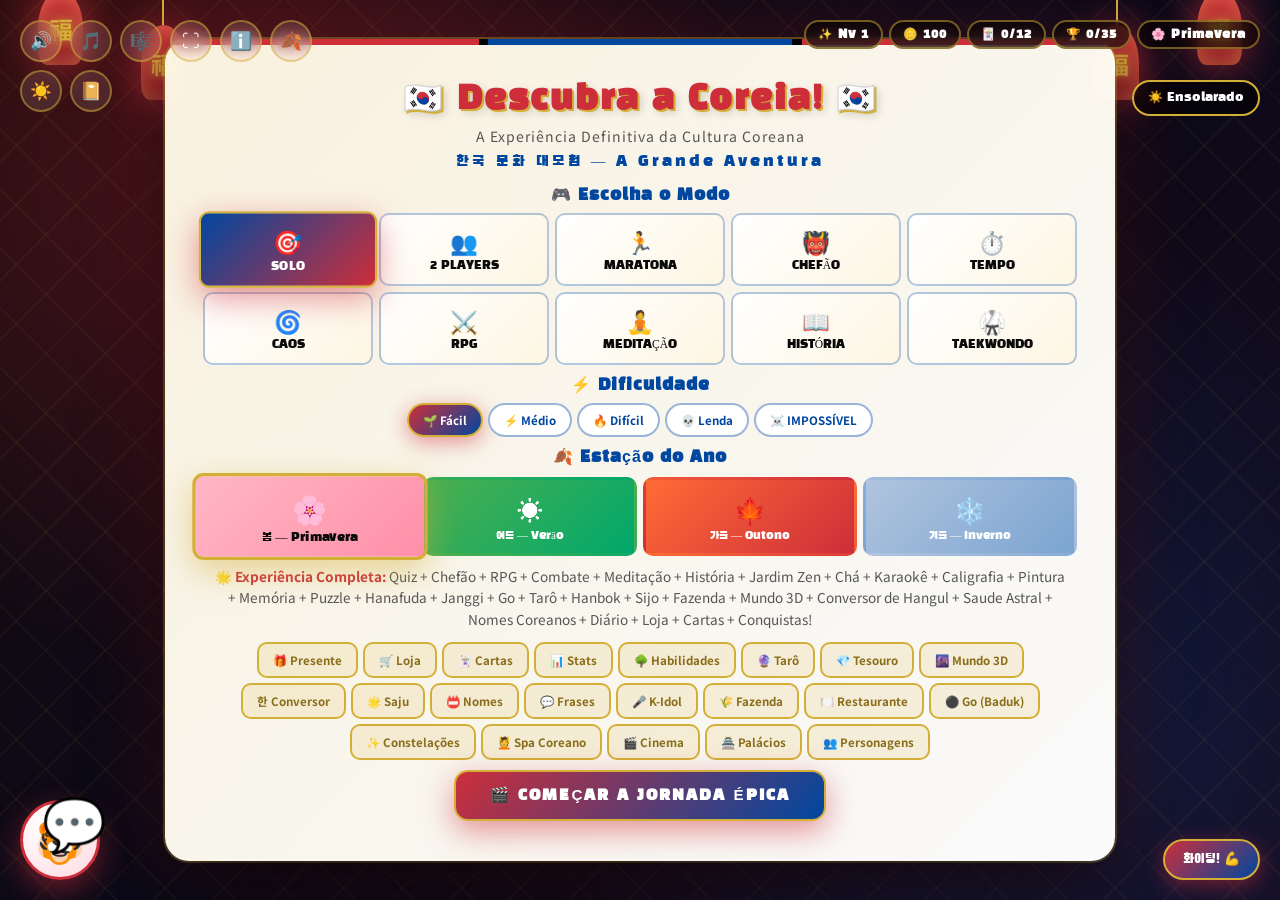
<file: index.html>
<!DOCTYPE html>
<html lang="pt-BR">
<head>
<meta charset="UTF-8">
<meta name="viewport" content="width=device-width, initial-scale=1.0">
<title>🇰🇷 Descubra a Coreia — Obra-Prima Imortal</title>
<style>
  @import url('https://fonts.googleapis.com/css2?family=Black+Han+Sans&family=Noto+Sans+KR:wght@300;400;700;900&family=Nanum+Brush+Script&family=Nanum+Myeongjo:wght@400;700;800&family=Playfair+Display:wght@700;900&family=Gowun+Batang:wght@400;700&family=Song+Myung&family=Dokdo&display=swap');

  * { margin: 0; padding: 0; box-sizing: border-box; user-select: none; -webkit-tap-highlight-color: transparent; }

  :root {
    --vermelho: #cd2e3a; --azul: #0047a0; --preto: #0a0a0a;
    --dourado: #d4af37; --rosa: #ffb7c5; --creme: #fdf6e3;
    --roxo: #6a1b9a; --jade: #00a86b; --laranja: #ff6b35; --ciano: #00d4ff;
    --primavera: #ffb7c5; --verao: #00a86b; --outono: #ff6b35; --inverno: #b0c4de;
  }

  html, body { overflow-x: hidden; }

  body {
    min-height: 100vh;
    font-family: 'Noto Sans KR', sans-serif;
    background: #000;
    display: flex;
    justify-content: center;
    align-items: center;
    padding: 20px;
    position: relative;
    color: var(--preto);
    cursor: url("data:image/svg+xml;utf8,<svg xmlns='http://www.w3.org/2000/svg' width='32' height='32' viewBox='0 0 32 32'><circle cx='16' cy='16' r='10' fill='none' stroke='%23d4af37' stroke-width='2'/><circle cx='16' cy='16' r='3' fill='%23cd2e3a'/></svg>") 16 16, auto;
    transition: background 2s ease;
  }

  button, .mode-card, .diff-btn, .answer-btn, .tile, .shop-item, .flower, .tea-item, .card-game, .character-card {
    cursor: url("data:image/svg+xml;utf8,<svg xmlns='http://www.w3.org/2000/svg' width='32' height='32' viewBox='0 0 32 32'><circle cx='16' cy='16' r='10' fill='%23d4af37' stroke='%23cd2e3a' stroke-width='2'/><circle cx='16' cy='16' r='3' fill='%23cd2e3a'/></svg>") 16 16, pointer;
  }

  /* FUNDO */
  .bg-layer {
    position: fixed; inset: 0; z-index: 0;
    background: 
      radial-gradient(circle at 20% 20%, rgba(205,46,58,0.3) 0%, transparent 40%),
      radial-gradient(circle at 80% 80%, rgba(0,71,160,0.3) 0%, transparent 40%),
      linear-gradient(135deg, #1a0a0a 0%, #0a0a1a 50%, #1a0a1a 100%);
    animation: bgPulse 8s ease-in-out infinite;
    transition: background 3s ease;
  }
  @keyframes bgPulse {
    0%, 100% { filter: brightness(1); }
    50% { filter: brightness(1.2); }
  }

  body.season-spring .bg-layer { background: radial-gradient(circle at 30% 30%, rgba(255,183,197,0.4), transparent 60%), radial-gradient(circle at 70% 70%, rgba(255,200,220,0.3), transparent 60%), linear-gradient(135deg, #2a1a2a, #1a0a1a); }
  body.season-summer .bg-layer { background: radial-gradient(circle at 30% 30%, rgba(0,168,107,0.4), transparent 60%), radial-gradient(circle at 70% 70%, rgba(0,200,150,0.3), transparent 60%), linear-gradient(135deg, #0a2a1a, #0a1a0a); }
  body.season-autumn .bg-layer { background: radial-gradient(circle at 30% 30%, rgba(255,107,53,0.4), transparent 60%), radial-gradient(circle at 70% 70%, rgba(205,46,58,0.3), transparent 60%), linear-gradient(135deg, #2a1a0a, #1a0a0a); }
  body.season-winter .bg-layer { background: radial-gradient(circle at 30% 30%, rgba(176,196,222,0.4), transparent 60%), radial-gradient(circle at 70% 70%, rgba(200,220,255,0.3), transparent 60%), linear-gradient(135deg, #0a0a2a, #1a1a2a); }

  body::before {
    content: ''; position: fixed; inset: 0;
    background-image: 
      repeating-linear-gradient(45deg, transparent 0, transparent 40px, rgba(212,175,55,0.05) 40px, rgba(212,175,55,0.05) 42px),
      repeating-linear-gradient(-45deg, transparent 0, transparent 40px, rgba(212,175,55,0.05) 40px, rgba(212,175,55,0.05) 42px);
    pointer-events: none; z-index: 1;
  }

  .stars { position: fixed; inset: 0; z-index: 1; pointer-events: none; overflow: hidden; }
  .star {
    position: absolute; width: 2px; height: 2px;
    background: white; border-radius: 50%;
    animation: twinkle 3s infinite;
    box-shadow: 0 0 6px rgba(255,255,255,0.8);
  }
  @keyframes twinkle {
    0%, 100% { opacity: 0.2; transform: scale(1); }
    50% { opacity: 1; transform: scale(1.5); }
  }

  .sakura-container { position: fixed; inset: 0; pointer-events: none; z-index: 2; overflow: hidden; }
  .sakura {
    position: absolute; top: -50px;
    animation: fall linear infinite;
    opacity: 0.85;
    filter: drop-shadow(0 0 5px rgba(255,183,197,0.5));
  }
  @keyframes fall {
    0% { transform: translateY(-50px) rotate(0deg) translateX(0); opacity: 0; }
    10% { opacity: 0.9; }
    90% { opacity: 0.9; }
    100% { transform: translateY(110vh) rotate(720deg) translateX(120px); opacity: 0; }
  }

  .bubble {
    position: fixed; bottom: -50px; width: 20px; height: 20px;
    border-radius: 50%;
    background: radial-gradient(circle at 30% 30%, rgba(255,255,255,0.4), rgba(212,175,55,0.1));
    border: 1px solid rgba(212,175,55,0.3);
    animation: rise linear infinite;
    pointer-events: none; z-index: 2;
  }
  @keyframes rise {
    0% { transform: translateY(0) scale(0); opacity: 0; }
    10%, 90% { opacity: 0.6; }
    100% { transform: translateY(-110vh) scale(1); opacity: 0; }
  }

  .lantern {
    position: fixed; top: -10px;
    width: 45px; height: 75px;
    background: linear-gradient(180deg, var(--vermelho), #8b1a24);
    border-radius: 50% 50% 20% 20%;
    box-shadow: 0 0 40px rgba(205,46,58,0.8), inset 0 0 25px rgba(255,200,100,0.4);
    z-index: 3; animation: sway 3s ease-in-out infinite;
  }
  .lantern::before {
    content: ''; position: absolute; top: -25px; left: 50%;
    transform: translateX(-50%); width: 2px; height: 25px;
    background: var(--dourado);
  }
  .lantern::after {
    content: '福'; position: absolute; top: 50%; left: 50%;
    transform: translate(-50%, -50%); color: var(--dourado);
    font-size: 24px; font-weight: bold;
    text-shadow: 0 0 12px rgba(212,175,55,0.9);
  }
  .lantern-1 { left: 3%; animation-delay: 0s; }
  .lantern-2 { left: 11%; animation-delay: 0.5s; top: 25px; }
  .lantern-3 { right: 3%; animation-delay: 1s; }
  .lantern-4 { right: 11%; animation-delay: 1.5s; top: 25px; }

  @keyframes sway {
    0%, 100% { transform: rotate(-3deg); }
    50% { transform: rotate(3deg); }
  }

  /* MASCOTE */
  .mascot {
    position: fixed;
    bottom: 20px;
    left: 20px;
    z-index: 50;
    cursor: pointer;
    transition: transform 0.3s;
  }
  .mascot:hover { transform: scale(1.15); }
  .mascot-body {
    width: 80px; height: 80px;
    border-radius: 50%;
    background: radial-gradient(circle at 30% 30%, #fff, #ffd9e0);
    border: 3px solid var(--vermelho);
    display: flex;
    align-items: center;
    justify-content: center;
    font-size: 2.5em;
    box-shadow: 0 10px 30px rgba(205,46,58,0.5);
    animation: mascotFloat 3s ease-in-out infinite;
    position: relative;
  }
  @keyframes mascotFloat {
    0%, 100% { transform: translateY(0) rotate(-5deg); }
    50% { transform: translateY(-10px) rotate(5deg); }
  }
  .mascot-body::after {
    content: '💬';
    position: absolute;
    top: -20px;
    right: -10px;
    font-size: 1.3em;
    animation: badgePulse 2s infinite;
  }
  .mascot-bubble {
    position: fixed;
    bottom: 110px;
    left: 110px;
    background: linear-gradient(135deg, #fff, #fdf6e3);
    border: 2px solid var(--dourado);
    border-radius: 16px;
    padding: 12px 18px;
    max-width: 280px;
    z-index: 51;
    box-shadow: 0 10px 30px rgba(0,0,0,0.3);
    display: none;
    animation: bubbleIn 0.4s;
    font-size: 0.9em;
    color: var(--azul);
  }
  .mascot-bubble.show { display: block; }
  .mascot-bubble::after {
    content: '';
    position: absolute;
    bottom: -10px;
    left: 20px;
    width: 0; height: 0;
    border-left: 10px solid transparent;
    border-right: 10px solid transparent;
    border-top: 10px solid var(--dourado);
  }
  @keyframes bubbleIn {
    0% { opacity: 0; transform: scale(0.7) translateY(10px); }
    100% { opacity: 1; transform: scale(1) translateY(0); }
  }
  .mascot-name {
    font-family: 'Black Han Sans';
    color: var(--vermelho);
    display: block;
    margin-bottom: 4px;
    font-size: 0.9em;
  }

  /* CONTROLES */
  .floating-controls {
    position: fixed; top: 20px; left: 20px;
    display: flex; gap: 8px; z-index: 100;
    flex-wrap: wrap; max-width: 300px;
  }
  .ctrl-btn {
    width: 42px; height: 42px; border-radius: 50%;
    background: rgba(255,255,255,0.1);
    backdrop-filter: blur(10px);
    border: 2px solid rgba(212,175,55,0.5);
    color: white; font-size: 1.1em; cursor: pointer;
    transition: all 0.3s;
    display: flex; align-items: center; justify-content: center;
  }
  .ctrl-btn:hover {
    background: rgba(212,175,55,0.3);
    transform: scale(1.15) rotate(10deg);
    box-shadow: 0 0 20px rgba(212,175,55,0.6);
  }

  .top-hud {
    position: fixed; top: 20px; right: 20px;
    display: flex; gap: 6px; z-index: 100;
    flex-wrap: wrap; max-width: 550px;
    justify-content: flex-end;
  }
  .hud-badge {
    background: rgba(0,0,0,0.6);
    backdrop-filter: blur(10px);
    border: 2px solid rgba(212,175,55,0.5);
    border-radius: 30px;
    padding: 5px 12px;
    color: white;
    font-weight: 700;
    font-size: 0.72em;
    font-family: 'Black Han Sans', sans-serif;
    letter-spacing: 1px;
    display: flex; align-items: center; gap: 5px;
    transition: all 0.3s;
  }
  .hud-badge:hover { transform: scale(1.05); border-color: var(--dourado); }

  /* CONTAINER */
  .container {
    background: linear-gradient(135deg, rgba(253,246,227,0.98), rgba(255,255,255,0.98));
    border-radius: 24px;
    box-shadow: 
      0 30px 80px rgba(0,0,0,0.7),
      0 0 0 2px rgba(212,175,55,0.4),
      0 0 80px rgba(205,46,58,0.3);
    max-width: 950px;
    width: 100%;
    padding: 40px 38px;
    text-align: center;
    position: relative; z-index: 5;
    overflow: hidden;
    animation: containerIn 1s cubic-bezier(0.34, 1.56, 0.64, 1);
    perspective: 1500px;
  }
  @keyframes containerIn {
    0% { transform: scale(0.8) translateY(50px) rotateX(30deg); opacity: 0; }
    100% { transform: scale(1) translateY(0) rotateX(0); opacity: 1; }
  }

  .flag-bar {
    position: absolute; top: 0; left: 0; right: 0; height: 6px;
    background: linear-gradient(90deg, 
      var(--vermelho) 0%, var(--vermelho) 33%, 
      #000 33%, #000 34%,
      var(--azul) 34%, var(--azul) 66%,
      #000 66%, #000 67%,
      var(--vermelho) 67%, var(--vermelho) 100%);
    animation: flagShine 3s ease-in-out infinite;
  }
  @keyframes flagShine {
    0%, 100% { opacity: 1; }
    50% { opacity: 0.6; }
  }

  h1 {
    font-family: 'Black Han Sans', sans-serif;
    color: var(--vermelho);
    font-size: 2em;
    margin-bottom: 6px;
    letter-spacing: 2px;
    text-shadow: 2px 2px 0 var(--dourado), 4px 4px 8px rgba(0,0,0,0.15);
    animation: titlePulse 3s ease-in-out infinite;
  }
  @keyframes titlePulse {
    0%, 100% { transform: scale(1); }
    50% { transform: scale(1.02); }
  }
  .subtitle { color: #555; margin-bottom: 6px; font-size: 0.88em; letter-spacing: 1px; }
  .korean-subtitle { color: var(--azul); font-family: 'Black Han Sans'; font-size: 0.92em; margin-bottom: 14px; letter-spacing: 3px; }

  .screen { animation: fadeIn 0.6s; }
  @keyframes fadeIn {
    from { opacity: 0; transform: translateY(15px); }
    to { opacity: 1; transform: translateY(0); }
  }

  h2 {
    font-family: 'Black Han Sans', sans-serif;
    font-size: 1em; color: var(--azul);
    margin: 10px 0 8px; letter-spacing: 1px;
  }

  .intro-text {
    color: #555; font-size: 0.85em; line-height: 1.55;
    margin-bottom: 12px; padding: 0 10px;
  }
  .intro-text em { color: var(--vermelho); font-style: normal; font-weight: 700; }

  .mode-selection {
    display: grid; grid-template-columns: repeat(5, 1fr);
    gap: 6px; margin-bottom: 10px;
  }
  .mode-card {
    padding: 10px 6px;
    background: linear-gradient(135deg, #fff, #fdf6e3);
    border: 2px solid rgba(0,71,160,0.3);
    border-radius: 10px;
    cursor: pointer;
    transition: all 0.3s;
    text-align: center;
  }
  .mode-card:hover {
    transform: translateY(-5px) scale(1.03);
    border-color: var(--dourado);
    box-shadow: 0 10px 30px rgba(0,71,160,0.3);
  }
  .mode-card.selected {
    background: linear-gradient(135deg, var(--azul), var(--vermelho));
    border-color: var(--dourado); color: white;
    box-shadow: 0 10px 30px rgba(205,46,58,0.5);
    transform: scale(1.05);
  }
  .mode-icon { font-size: 1.4em; margin-bottom: 2px; display: block; }
  .mode-title { font-family: 'Black Han Sans'; font-size: 0.72em; margin-bottom: 1px; }
  .mode-desc { font-size: 0.55em; opacity: 0.85; line-height: 1.15; }

  .difficulty-selection {
    display: flex; justify-content: center; gap: 5px;
    margin-bottom: 10px; flex-wrap: wrap;
  }
  .diff-btn {
    padding: 7px 14px;
    border: 2px solid rgba(0,71,160,0.4);
    background: white; color: var(--azul);
    border-radius: 25px; cursor: pointer;
    font-weight: 700;
    font-family: 'Noto Sans KR', sans-serif;
    transition: all 0.3s; font-size: 0.72em;
  }
  .diff-btn:hover { transform: translateY(-2px); box-shadow: 0 5px 15px rgba(0,71,160,0.2); }
  .diff-btn.active {
    background: linear-gradient(135deg, var(--vermelho), var(--azul));
    color: white; border-color: var(--dourado);
    box-shadow: 0 5px 20px rgba(205,46,58,0.5);
  }

  .primary-btn {
    padding: 14px 34px;
    background: linear-gradient(135deg, var(--vermelho), var(--azul));
    color: white;
    border: 2px solid var(--dourado);
    border-radius: 14px;
    font-size: 0.95em; font-weight: 700; cursor: pointer;
    font-family: 'Black Han Sans', sans-serif;
    letter-spacing: 2px;
    box-shadow: 0 10px 30px rgba(205,46,58,0.5);
    transition: all 0.3s;
    position: relative; overflow: hidden;
  }
  .primary-btn::after {
    content: ''; position: absolute; inset: 0;
    background: linear-gradient(90deg, transparent, rgba(255,255,255,0.4), transparent);
    transform: translateX(-100%); transition: transform 0.6s;
  }
  .primary-btn:hover {
    transform: scale(1.06) translateY(-3px);
    box-shadow: 0 15px 45px rgba(0,71,160,0.7);
  }
  .primary-btn:hover::after { transform: translateX(100%); }

  .stats {
    display: flex; justify-content: space-around;
    margin-bottom: 10px; padding: 8px;
    background: linear-gradient(135deg, #fff, #fdf6e3);
    border-radius: 12px;
    border: 2px solid rgba(212,175,55,0.3);
    flex-wrap: wrap; gap: 6px;
  }
  .stat { display: flex; flex-direction: column; align-items: center; min-width: 50px; }
  .stat-label { font-size: 0.55em; color: #888; text-transform: uppercase; letter-spacing: 1.5px; font-weight: 700; margin-bottom: 2px; }
  .stat-value { font-family: 'Black Han Sans'; font-size: 1.05em; color: var(--azul); transition: transform 0.3s; }
  .stat-value.bump { animation: bump 0.5s; }
  @keyframes bump {
    0%, 100% { transform: scale(1); }
    50% { transform: scale(1.4); color: var(--vermelho); }
  }

  .timer-bar { height: 5px; background: rgba(0,0,0,0.08); border-radius: 3px; overflow: hidden; margin-bottom: 8px; }
  .timer-fill {
    height: 100%;
    background: linear-gradient(90deg, #4caf50, #ffc107, #cd2e3a);
    transition: width 1s linear; border-radius: 3px;
  }
  .timer-fill.danger { animation: timerPulse 0.5s infinite; }
  @keyframes timerPulse {
    0%, 100% { opacity: 1; }
    50% { opacity: 0.5; }
  }

  .progress-bar {
    height: 8px; background: rgba(0,0,0,0.08);
    border-radius: 10px; overflow: hidden;
    border: 1px solid rgba(212,175,55,0.2);
    margin-bottom: 12px;
  }
  .progress-fill {
    height: 100%;
    background: linear-gradient(90deg, var(--vermelho), var(--dourado), var(--azul));
    background-size: 200% 100%;
    transition: width 0.6s cubic-bezier(0.34, 1.56, 0.64, 1);
    border-radius: 10px;
    animation: shimmer 2s linear infinite;
  }
  @keyframes shimmer {
    0% { background-position: 0% 50%; }
    100% { background-position: 200% 50%; }
  }

  .emoji-wrap {
    font-size: 3em; display: inline-block;
    margin-bottom: 8px;
    animation: emojiFloat 3s ease-in-out infinite;
    filter: drop-shadow(0 10px 20px rgba(205,46,58,0.3));
  }
  @keyframes emojiFloat {
    0%, 100% { transform: translateY(0) rotate(-5deg); }
    50% { transform: translateY(-12px) rotate(5deg); }
  }

  #question {
    font-size: 1.08em; color: var(--preto);
    margin-bottom: 12px; min-height: 55px;
    font-weight: 700; line-height: 1.5;
  }

  .answers { display: grid; gap: 6px; margin-bottom: 10px; }
  .answer-btn {
    padding: 11px 16px;
    background: linear-gradient(135deg, #ffffff, #fdf6e3);
    border: 2px solid rgba(0,71,160,0.3);
    border-radius: 10px;
    font-size: 0.92em; color: var(--azul);
    cursor: pointer;
    transition: all 0.3s cubic-bezier(0.34, 1.56, 0.64, 1);
    font-weight: 600;
    font-family: 'Noto Sans KR', sans-serif;
    position: relative; overflow: hidden;
    animation: slideIn 0.5s backwards;
    display: flex; align-items: center; gap: 10px;
    text-align: left;
  }
  .answer-btn .key {
    width: 24px; height: 24px;
    background: var(--dourado); color: white;
    border-radius: 50%; display: flex;
    align-items: center; justify-content: center;
    font-weight: 900; font-size: 0.75em;
    flex-shrink: 0;
  }
  .answer-btn:nth-child(1) { animation-delay: 0.1s; }
  .answer-btn:nth-child(2) { animation-delay: 0.2s; }
  .answer-btn:nth-child(3) { animation-delay: 0.3s; }
  .answer-btn:nth-child(4) { animation-delay: 0.4s; }
  @keyframes slideIn {
    0% { opacity: 0; transform: translateX(-30px); }
    100% { opacity: 1; transform: translateX(0); }
  }
  .answer-btn:hover:not(:disabled) {
    background: var(--azul); color: white;
    transform: translateY(-3px) scale(1.02);
    box-shadow: 0 8px 25px rgba(0,71,160,0.4);
    border-color: var(--dourado);
  }
  .answer-btn:hover:not(:disabled) .key { background: white; color: var(--azul); }
  .answer-btn.correct {
    background: linear-gradient(135deg, #4caf50, #2e7d32);
    border-color: #4caf50; color: white;
    box-shadow: 0 0 30px rgba(76,175,80,0.6);
  }
  .answer-btn.wrong {
    background: linear-gradient(135deg, var(--vermelho), #8b1a24);
    border-color: var(--vermelho); color: white;
    animation: wrongShake 0.5s;
  }
  @keyframes wrongShake {
    0%, 100% { transform: translateX(0); }
    20%, 60% { transform: translateX(-10px); }
    40%, 80% { transform: translateX(10px); }
  }
  .answer-btn:disabled { cursor: not-allowed; }

  #feedback {
    font-size: 0.9em; font-weight: 700;
    min-height: 24px; margin-bottom: 8px;
    padding: 6px; border-radius: 8px;
  }

  .hint-box {
    background: linear-gradient(135deg, rgba(212,175,55,0.15), rgba(255,183,197,0.15));
    border: 2px dashed var(--dourado);
    border-radius: 10px; padding: 8px 14px;
    margin-bottom: 8px; font-size: 0.85em;
    color: #6a5a1a; display: none;
  }
  .hint-box.show { display: block; }
  .hint-title { font-family: 'Black Han Sans'; color: var(--dourado); font-size: 0.75em; letter-spacing: 1px; margin-bottom: 2px; }

  .btn-row { display: flex; gap: 5px; justify-content: center; flex-wrap: wrap; }

  .btn-secondary {
    padding: 8px 14px;
    background: rgba(212,175,55,0.15);
    color: #8a6d1a;
    border: 2px solid var(--dourado);
    border-radius: 10px;
    font-size: 0.72em; font-weight: 700;
    cursor: pointer;
    font-family: 'Noto Sans KR', sans-serif;
    transition: all 0.3s;
  }
  .btn-secondary:hover { background: var(--dourado); color: white; transform: translateY(-2px); }
  .btn-secondary:disabled { opacity: 0.4; cursor: not-allowed; }

  .final-score {
    font-family: 'Black Han Sans', sans-serif;
    font-size: 1.8em;
    background: linear-gradient(90deg, var(--vermelho), var(--dourado), var(--azul));
    -webkit-background-clip: text;
    background-clip: text;
    -webkit-text-fill-color: transparent;
    margin: 6px 0;
  }
  .trophy { font-size: 4em; margin: 6px 0; animation: trophyBounce 1.5s ease-in-out infinite; filter: drop-shadow(0 10px 30px rgba(212,175,55,0.6)); }
  @keyframes trophyBounce {
    0%, 100% { transform: translateY(0) scale(1); }
    50% { transform: translateY(-15px) scale(1.1); }
  }

  .final-stats {
    display: grid; grid-template-columns: repeat(4, 1fr);
    gap: 5px; margin: 8px 0; padding: 8px;
    background: linear-gradient(135deg, #fff, #fdf6e3);
    border-radius: 10px;
    border: 2px solid rgba(212,175,55,0.3);
  }
  .final-stat { text-align: center; }
  .final-stat-value { font-family: 'Black Han Sans'; font-size: 1.05em; color: var(--azul); display: block; }
  .final-stat-label { font-size: 0.5em; color: #888; text-transform: uppercase; letter-spacing: 1px; margin-top: 2px; }

  .history-box {
    max-height: 150px; overflow-y: auto;
    margin: 6px 0; padding: 8px;
    background: rgba(0,0,0,0.03);
    border-radius: 10px; text-align: left;
    font-size: 0.72em;
  }
  .history-item {
    padding: 5px 9px; margin-bottom: 3px;
    border-radius: 6px; border-left: 4px solid;
    background: white;
  }
  .history-item.ok { border-color: #4caf50; background: rgba(76,175,80,0.08); }
  .history-item.fail { border-color: var(--vermelho); background: rgba(205,46,58,0.08); }
  .history-item strong { color: var(--azul); display: block; margin-bottom: 1px; }

  .achievements-grid { display: grid; grid-template-columns: repeat(8, 1fr); gap: 4px; margin: 6px 0; }
  .achievement {
    padding: 4px 2px;
    background: rgba(0,0,0,0.05);
    border-radius: 6px;
    text-align: center;
    transition: all 0.3s;
    border: 2px solid transparent;
    opacity: 0.4;
    font-size: 0.45em;
  }
  .achievement.unlocked {
    opacity: 1;
    background: linear-gradient(135deg, rgba(212,175,55,0.2), rgba(205,46,58,0.1));
    border-color: var(--dourado);
    box-shadow: 0 0 15px rgba(212,175,55,0.5);
  }
  .achievement-icon { font-size: 1.3em; display: block; margin-bottom: 1px; }
  .achievement-name { font-weight: 700; color: var(--azul); line-height: 1.05; }

  .modal {
    position: fixed; inset: 0;
    background: rgba(0,0,0,0.85);
    z-index: 200; display: flex;
    align-items: center; justify-content: center;
    padding: 20px; animation: fadeIn 0.3s;
    overflow-y: auto;
  }
  .modal-content {
    background: linear-gradient(135deg, #fdf6e3, white);
    border-radius: 20px; padding: 22px;
    max-width: 650px; width: 100%;
    text-align: center;
    border: 3px solid var(--dourado);
    animation: containerIn 0.5s;
    max-height: 92vh; overflow-y: auto;
    margin: auto;
  }
  .modal-content h3 {
    font-family: 'Black Han Sans'; color: var(--vermelho);
    margin-bottom: 10px; font-size: 1.1em;
  }

  /* MINI JOGOS */
  .hangul-board { display: flex; justify-content: center; gap: 5px; margin: 10px 0; flex-wrap: wrap; }
  .hangul-tile {
    width: 46px; height: 46px;
    background: linear-gradient(135deg, #fff, #fdf6e3);
    border: 2px solid var(--dourado);
    border-radius: 8px;
    display: flex; align-items: center; justify-content: center;
    font-family: 'Nanum Myeongjo', serif;
    font-size: 1.4em; font-weight: 800; color: var(--azul);
  }
  .hangul-tile.filled {
    background: linear-gradient(135deg, var(--azul), var(--roxo));
    color: white;
  }
  .hangul-tile-btn {
    width: 42px; height: 42px;
    background: linear-gradient(135deg, var(--vermelho), #8b1a24);
    color: white; border: 2px solid var(--dourado);
    border-radius: 8px; cursor: pointer;
    font-size: 1.2em; font-family: 'Nanum Myeongjo', serif;
    font-weight: 800;
    transition: all 0.3s;
    margin: 3px;
  }
  .hangul-tile-btn:hover { transform: scale(1.1) translateY(-3px); }
  .hangul-options { display: flex; flex-wrap: wrap; justify-content: center; gap: 3px; }

  .memory-grid { display: grid; grid-template-columns: repeat(4, 1fr); gap: 5px; margin: 10px 0; max-width: 340px; margin-left: auto; margin-right: auto; }
  .memory-card {
    aspect-ratio: 1;
    background: linear-gradient(135deg, var(--azul), var(--roxo));
    border-radius: 8px;
    display: flex; align-items: center; justify-content: center;
    font-size: 1.5em; cursor: pointer;
    transition: all 0.4s;
    border: 2px solid var(--dourado);
    color: transparent;
  }
  .memory-card.flipped { background: linear-gradient(135deg, #fff, #fdf6e3); color: var(--preto); transform: rotateY(180deg); }
  .memory-card.matched { background: linear-gradient(135deg, var(--jade), #4caf50); color: white; }

  .puzzle-grid {
    display: grid; grid-template-columns: repeat(3, 1fr);
    gap: 4px; margin: 10px auto;
    max-width: 260px;
    background: var(--preto); padding: 4px; border-radius: 8px;
  }
  .puzzle-tile {
    aspect-ratio: 1;
    background: linear-gradient(135deg, var(--vermelho), var(--azul));
    border-radius: 5px;
    display: flex; align-items: center; justify-content: center;
    font-size: 1.2em; color: white; cursor: pointer;
    font-family: 'Black Han Sans'; font-weight: 900;
  }
  .puzzle-tile.empty { background: transparent; cursor: default; }

  .shop-grid { display: grid; grid-template-columns: repeat(2, 1fr); gap: 7px; margin: 10px 0; }
  .shop-item {
    padding: 9px;
    background: linear-gradient(135deg, #fff, #fdf6e3);
    border: 2px solid rgba(0,71,160,0.3);
    border-radius: 10px;
    cursor: pointer;
    transition: all 0.3s;
    text-align: center;
  }
  .shop-item:hover { transform: translateY(-3px); border-color: var(--dourado); }
  .shop-item.owned { background: linear-gradient(135deg, var(--jade), #4caf50); color: white; }
  .shop-icon { font-size: 1.5em; display: block; margin-bottom: 3px; }
  .shop-name { font-family: 'Black Han Sans'; font-size: 0.75em; }
  .shop-price { font-weight: 700; color: var(--dourado); font-size: 0.72em; }

  .cards-grid { display: grid; grid-template-columns: repeat(4, 1fr); gap: 5px; margin: 10px 0; }
  .collect-card {
    aspect-ratio: 0.7;
    background: linear-gradient(135deg, #fff, #fdf6e3);
    border: 2px solid var(--dourado);
    border-radius: 8px;
    display: flex; flex-direction: column;
    align-items: center; justify-content: center;
    padding: 4px; font-size: 0.48em;
    text-align: center;
    transition: all 0.3s;
    cursor: pointer;
  }
  .collect-card.locked { filter: grayscale(1) brightness(0.7); opacity: 0.6; }
  .collect-card:hover { transform: scale(1.05) rotate(2deg); }
  .collect-card .cc-emoji { font-size: 1.6em; margin-bottom: 1px; }
  .collect-card .cc-name { font-weight: 700; color: var(--azul); font-size: 0.95em; }
  .collect-card .cc-rarity { font-size: 0.65em; color: var(--dourado); font-weight: 700; }

  .paint-canvas, .calligraphy-canvas {
    border: 4px solid var(--dourado);
    border-radius: 12px;
    background: #fdf6e3;
    cursor: crosshair;
    touch-action: none;
    max-width: 100%;
    box-shadow: 0 10px 30px rgba(0,0,0,0.2);
  }

  .palette { display: flex; gap: 5px; justify-content: center; margin: 6px 0; flex-wrap: wrap; }
  .color-swatch {
    width: 30px; height: 30px;
    border-radius: 50%;
    cursor: pointer;
    border: 3px solid white;
    box-shadow: 0 4px 10px rgba(0,0,0,0.2);
    transition: all 0.3s;
  }
  .color-swatch:hover { transform: scale(1.15); }
  .color-swatch.active { border-color: var(--preto); transform: scale(1.2); }

  /* EFEITOS */
  .confetti {
    position: fixed; width: 10px; height: 10px;
    z-index: 999; pointer-events: none;
    animation: confettiFall linear forwards;
  }
  @keyframes confettiFall {
    0% { transform: translateY(-50px) rotate(0deg); opacity: 1; }
    100% { transform: translateY(100vh) rotate(720deg); opacity: 0; }
  }
  .firework {
    position: fixed; z-index: 998; pointer-events: none;
    width: 4px; height: 4px; border-radius: 50%;
  }
  .sparkle {
    position: fixed; z-index: 997; pointer-events: none;
    font-size: 20px;
    animation: sparkleAnim 0.8s ease-out forwards;
  }
  @keyframes sparkleAnim {
    0% { transform: scale(0) rotate(0); opacity: 1; }
    100% { transform: scale(2) rotate(180deg) translateY(-30px); opacity: 0; }
  }

  .fighting-badge {
    position: fixed; bottom: 20px; right: 20px;
    background: linear-gradient(135deg, var(--vermelho), var(--azul));
    color: white; padding: 10px 18px;
    border-radius: 30px;
    font-family: 'Black Han Sans';
    font-size: 0.8em;
    border: 2px solid var(--dourado);
    box-shadow: 0 5px 20px rgba(205,46,58,0.5);
    z-index: 10;
    animation: badgePulse 2s infinite;
  }
  @keyframes badgePulse {
    0%, 100% { transform: scale(1); }
    50% { transform: scale(1.08); }
  }

  .narration-overlay {
    position: fixed; inset: 0;
    background: rgba(0,0,0,0.95);
    z-index: 100; display: flex;
    align-items: center; justify-content: center;
    flex-direction: column; color: white;
    text-align: center; padding: 30px;
  }
  .narration-text {
    font-family: 'Nanum Brush Script', cursive;
    font-size: 2.6em;
    background: linear-gradient(90deg, var(--vermelho), var(--dourado), var(--azul));
    -webkit-background-clip: text;
    background-clip: text;
    -webkit-text-fill-color: transparent;
    animation: narrationFade 2.5s ease-in-out;
    line-height: 1.3;
  }
  @keyframes narrationFade {
    0% { opacity: 0; transform: scale(0.7) rotateY(90deg); }
    30%, 70% { opacity: 1; transform: scale(1) rotateY(0); }
    100% { opacity: 0; transform: scale(1.1); }
  }
  .narration-sub { color: rgba(255,255,255,0.7); font-size: 1em; margin-top: 15px; letter-spacing: 2px; }

  .chapter-panel { display: flex; justify-content: center; gap: 4px; margin-bottom: 8px; flex-wrap: wrap; }
  .chapter-badge {
    padding: 3px 8px; border-radius: 20px;
    font-size: 0.55em;
    font-family: 'Black Han Sans';
    letter-spacing: 1px;
    border: 2px solid rgba(0,0,0,0.1);
    opacity: 0.4;
    transition: all 0.3s;
  }
  .chapter-badge.active { opacity: 1; transform: scale(1.1); box-shadow: 0 5px 15px rgba(0,0,0,0.2); }
  .chapter-1 { background: linear-gradient(135deg, #ff6b35, #ffb74d); color: white; }
  .chapter-2 { background: linear-gradient(135deg, #cd2e3a, #ff6b81); color: white; }
  .chapter-3 { background: linear-gradient(135deg, #00a86b, #4caf50); color: white; }
  .chapter-4 { background: linear-gradient(135deg, #0047a0, #6a1b9a); color: white; }
  .chapter-5 { background: linear-gradient(135deg, #d4af37, #ffd700); color: var(--preto); }

  .achievement-popup {
    position: fixed; top: 100px; right: 20px;
    background: linear-gradient(135deg, var(--dourado), #ffd700);
    color: var(--preto);
    padding: 10px 16px;
    border-radius: 12px;
    border: 3px solid var(--preto);
    box-shadow: 0 10px 30px rgba(212,175,55,0.7);
    z-index: 500;
    animation: achievementSlide 0.6s cubic-bezier(0.34, 1.56, 0.64, 1), achievementFade 3s ease-in-out 0.6s forwards;
    font-family: 'Black Han Sans';
    display: flex; align-items: center; gap: 10px;
    max-width: 300px;
  }
  @keyframes achievementSlide { 0% { transform: translateX(500px); } 100% { transform: translateX(0); } }
  @keyframes achievementFade { 0%, 70% { opacity: 1; } 100% { opacity: 0; transform: translateX(500px); } }
  .achievement-popup .icon { font-size: 1.4em; }

  .leaderboard {
    margin: 8px 0; padding: 8px;
    background: linear-gradient(135deg, #fff, #fdf6e3);
    border-radius: 10px;
    border: 2px solid rgba(212,175,55,0.3);
    text-align: left;
  }
  .leaderboard-row {
    display: flex; justify-content: space-between;
    padding: 4px 8px; border-radius: 6px;
    margin-bottom: 2px; background: rgba(0,0,0,0.02);
    font-size: 0.75em;
  }
  .leaderboard-row.top-1 { background: linear-gradient(90deg, rgba(212,175,55,0.3), transparent); font-weight: 700; }

  .cinematic {
    position: fixed; inset: 0;
    background: #000; z-index: 300;
    display: flex; align-items: center; justify-content: center;
    flex-direction: column; color: white;
    overflow: hidden;
  }
  .cinema-scene {
    position: absolute; inset: 0;
    display: flex; align-items: center; justify-content: center;
    flex-direction: column;
    opacity: 0;
    animation: cinemaScene 4s ease-in-out forwards;
  }
  @keyframes cinemaScene {
    0% { opacity: 0; transform: scale(1.5); filter: blur(20px); }
    20%, 80% { opacity: 1; transform: scale(1); filter: blur(0); }
    100% { opacity: 0; transform: scale(0.9); filter: blur(10px); }
  }
  .cinema-text {
    font-family: 'Nanum Brush Script', cursive;
    font-size: 3.2em;
    background: linear-gradient(90deg, var(--vermelho), var(--dourado), var(--azul));
    -webkit-background-clip: text;
    background-clip: text;
    -webkit-text-fill-color: transparent;
    text-align: center;
    padding: 20px;
  }
  .cinema-sub { color: rgba(255,255,255,0.8); font-size: 1em; letter-spacing: 4px; margin-top: 15px; font-family: 'Gowun Batang'; }
  .cinema-dots {
    position: absolute; inset: 0;
    background-image: radial-gradient(circle, rgba(255,255,255,0.5) 1px, transparent 1px);
    background-size: 50px 50px;
    opacity: 0.15;
    animation: dotsMove 20s linear infinite;
  }
  @keyframes dotsMove { 0% { transform: translate(0, 0); } 100% { transform: translate(50px, 50px); } }
  .cinema-skip {
    position: absolute; bottom: 30px; right: 30px;
    padding: 10px 22px;
    background: rgba(212,175,55,0.2);
    color: white; border: 2px solid var(--dourado);
    border-radius: 30px; cursor: pointer;
    font-family: 'Black Han Sans'; letter-spacing: 1px;
    font-size: 0.85em; z-index: 310;
  }
  .cinema-skip:hover { background: var(--dourado); }

  /* BOSS */
  .boss-header {
    padding: 10px;
    background: linear-gradient(135deg, var(--preto), #2a0a0a);
    border-radius: 10px; margin-bottom: 10px; color: white;
    border: 3px solid var(--vermelho);
    box-shadow: 0 0 40px rgba(205,46,58,0.5);
  }
  .boss-name { font-family: 'Black Han Sans'; font-size: 1em; letter-spacing: 2px; color: #ff6b81; }
  .boss-hp-bar { height: 12px; background: rgba(255,255,255,0.1); border-radius: 10px; overflow: hidden; margin-top: 5px; border: 2px solid var(--vermelho); }
  .boss-hp-fill { height: 100%; background: linear-gradient(90deg, #8b1a24, var(--vermelho), #ff6b81); transition: width 0.6s; }
  .boss-emoji { font-size: 2.6em; animation: bossFloat 2s ease-in-out infinite; display: inline-block; }
  @keyframes bossFloat {
    0%, 100% { transform: translateY(0) rotate(-3deg); }
    50% { transform: translateY(-10px) rotate(3deg); }
  }

  /* JARDIM ZEN */
  .zen-garden {
    background: linear-gradient(135deg, #e8dcc4, #d4c9a8);
    border-radius: 12px; padding: 15px; margin: 10px 0;
    border: 3px solid #8b7355;
    min-height: 180px; position: relative; overflow: hidden;
    box-shadow: inset 0 0 30px rgba(0,0,0,0.15);
  }
  .zen-sand {
    position: absolute; inset: 0;
    background-image: repeating-linear-gradient(0deg, transparent 0, transparent 10px, rgba(139,115,85,0.15) 10px, rgba(139,115,85,0.15) 11px);
    pointer-events: none;
  }
  .zen-rock {
    position: absolute; width: 45px; height: 45px;
    background: radial-gradient(circle at 30% 30%, #666, #333);
    border-radius: 50%;
    box-shadow: 2px 4px 10px rgba(0,0,0,0.4);
    cursor: pointer;
    transition: transform 0.3s;
  }
  .zen-rock:hover { transform: scale(1.1); }

  /* CHÁ */
  .tea-setup { display: grid; grid-template-columns: repeat(3, 1fr); gap: 10px; margin: 10px 0; }
  .tea-item {
    padding: 12px 8px;
    background: linear-gradient(135deg, #fff, #fdf6e3);
    border: 2px solid var(--dourado);
    border-radius: 10px; cursor: pointer;
    transition: all 0.3s; text-align: center;
  }
  .tea-item:hover { transform: translateY(-5px); box-shadow: 0 10px 30px rgba(212,175,55,0.4); }
  .tea-item.selected { background: linear-gradient(135deg, var(--jade), #4caf50); color: white; }
  .tea-emoji { font-size: 2em; display: block; margin-bottom: 3px; }

  /* KARAOKÊ */
  .karaoke-lyrics {
    font-family: 'Nanum Myeongjo';
    font-size: 1.3em;
    color: var(--azul); text-align: center;
    padding: 18px; min-height: 90px; line-height: 1.8;
    background: rgba(212,175,55,0.1);
    border-radius: 12px; margin: 10px 0;
  }
  .karaoke-word {
    display: inline-block; padding: 2px 6px; margin: 0 2px;
    transition: all 0.3s; border-radius: 6px;
  }
  .karaoke-word.active {
    background: linear-gradient(135deg, var(--vermelho), var(--dourado));
    color: white; transform: scale(1.2);
    box-shadow: 0 5px 20px rgba(205,46,58,0.5);
  }

  /* MEDITAÇÃO */
  .meditation-circle {
    width: 180px; height: 180px; border-radius: 50%;
    background: radial-gradient(circle, rgba(212,175,55,0.4), rgba(0,71,160,0.2));
    margin: 15px auto;
    display: flex; align-items: center; justify-content: center;
    color: white; font-family: 'Black Han Sans'; font-size: 1.3em;
    animation: breathe 8s ease-in-out infinite;
    border: 4px solid var(--dourado);
    box-shadow: 0 0 60px rgba(212,175,55,0.5);
    position: relative;
  }
  @keyframes breathe {
    0%, 100% { transform: scale(1); opacity: 0.8; }
    50% { transform: scale(1.25); opacity: 1; }
  }
  .meditation-text { position: absolute; color: var(--preto); font-family: 'Nanum Brush Script'; font-size: 1.2em; z-index: 2; letter-spacing: 2px; }

  /* HANAFUDA */
  .hanafuda-board { display: grid; grid-template-columns: repeat(5, 1fr); gap: 5px; margin: 10px 0; }
  .hanafuda-card {
    aspect-ratio: 0.65;
    background: linear-gradient(135deg, #fff, #fdf6e3);
    border: 2px solid var(--dourado);
    border-radius: 8px;
    display: flex; align-items: center; justify-content: center;
    font-size: 1.6em; cursor: pointer;
    transition: all 0.3s;
  }
  .hanafuda-card:hover { transform: translateY(-5px) rotate(3deg); }
  .hanafuda-card.selected { background: linear-gradient(135deg, var(--jade), #4caf50); color: white; }

  /* JANGGI */
  .janggi-board {
    display: grid; grid-template-columns: repeat(9, 1fr);
    gap: 2px; background: #8b7355; padding: 6px;
    border-radius: 6px; max-width: 420px; margin: 10px auto;
  }
  .janggi-cell {
    aspect-ratio: 1;
    background: linear-gradient(135deg, #f5deb3, #e8dcc4);
    border-radius: 2px;
    display: flex; align-items: center; justify-content: center;
    font-size: 0.7em; cursor: pointer;
    border: 1px solid rgba(139,115,85,0.4);
  }
  .janggi-cell.piece {
    background: radial-gradient(circle at 30% 30%, #fff, #f0e6d2);
    font-size: 0.9em; font-weight: bold;
    color: var(--vermelho);
    border: 2px solid var(--azul);
  }

  /* CALENDÁRIO */
  .calendar-grid { display: grid; grid-template-columns: repeat(4, 1fr); gap: 6px; margin: 10px 0; }
  .season-card {
    padding: 10px 6px; border-radius: 10px;
    text-align: center; cursor: pointer;
    transition: all 0.3s; border: 3px solid transparent;
  }
  .season-card:hover { transform: scale(1.05); }
  .season-card.active { border-color: var(--dourado); transform: scale(1.1); box-shadow: 0 10px 30px rgba(212,175,55,0.5); }
  .season-spring { background: linear-gradient(135deg, #ffb7c5, #ff8fa8); }
  .season-summer { background: linear-gradient(135deg, #4caf50, #00a86b); color: white; }
  .season-autumn { background: linear-gradient(135deg, #ff6b35, #cd2e3a); color: white; }
  .season-winter { background: linear-gradient(135deg, #b0c4de, #7ba4d1); color: white; }
  .season-emoji { font-size: 1.6em; display: block; margin-bottom: 2px; }
  .season-name { font-family: 'Black Han Sans'; font-size: 0.7em; }

  /* POESIA SIJO */
  .sijo-poem {
    font-family: 'Nanum Myeongjo';
    font-size: 1.1em; line-height: 1.9;
    text-align: center; padding: 16px;
    background: linear-gradient(135deg, rgba(212,175,55,0.1), rgba(255,183,197,0.1));
    border-radius: 12px;
    border: 2px dashed var(--dourado);
    margin: 10px 0;
    color: var(--azul);
  }
  .sijo-poem em { color: var(--vermelho); font-style: normal; font-weight: 700; }

  /* HANBOK */
  .hanbok-preview {
    width: 180px; height: 260px; margin: 15px auto;
    position: relative; background: rgba(0,0,0,0.05);
    border-radius: 12px; padding: 15px;
  }
  .hanbok-top {
    width: 110px; height: 90px; margin: 0 auto;
    background: var(--hanbok-top-color, #cd2e3a);
    border-radius: 20px 20px 5px 5px;
    transition: all 0.5s;
    box-shadow: 0 5px 15px rgba(0,0,0,0.2);
  }
  .hanbok-skirt {
    width: 140px; height: 120px; margin: 5px auto 0;
    background: var(--hanbok-skirt-color, #0047a0);
    border-radius: 5px 5px 20px 20px;
    transition: all 0.5s;
    box-shadow: 0 5px 15px rgba(0,0,0,0.2);
  }
  .hanbok-colors { display: flex; gap: 6px; justify-content: center; margin: 8px 0; flex-wrap: wrap; }

  /* PLANTAS */
  .plants-grid { display: grid; grid-template-columns: repeat(4, 1fr); gap: 8px; margin: 10px 0; }
  .plant-pot {
    aspect-ratio: 1;
    background: linear-gradient(135deg, #fdf6e3, #f0e6d2);
    border: 3px solid #8b7355; border-radius: 10px;
    display: flex; flex-direction: column;
    align-items: center; justify-content: flex-end;
    padding: 6px; cursor: pointer;
    transition: all 0.3s; position: relative;
    overflow: hidden;
  }
  .plant-pot:hover { transform: scale(1.05); box-shadow: 0 10px 25px rgba(0,0,0,0.2); }
  .plant-emoji { font-size: 1.6em; transition: transform 0.5s; margin-bottom: 4px; }
  .plant-emoji.grown { transform: scale(1.4); }
  .plant-name { font-size: 0.55em; color: var(--azul); font-family: 'Black Han Sans'; }

  /* ROLETA */
  .roulette-wheel {
    width: 180px; height: 180px; border-radius: 50%;
    margin: 15px auto;
    background: conic-gradient(
      #cd2e3a 0deg 45deg, #0047a0 45deg 90deg,
      #d4af37 90deg 135deg, #00a86b 135deg 180deg,
      #6a1b9a 180deg 225deg, #ff6b35 225deg 270deg,
      #ffb7c5 270deg 315deg, #0a0a0a 315deg 360deg
    );
    border: 6px solid var(--dourado);
    box-shadow: 0 10px 40px rgba(0,0,0,0.4);
    position: relative;
    transition: transform 4s cubic-bezier(0.25, 1, 0.5, 1);
  }
  .roulette-pointer {
    position: absolute; top: -15px; left: 50%;
    transform: translateX(-50%);
    font-size: 2em; color: var(--dourado);
    filter: drop-shadow(0 5px 10px rgba(0,0,0,0.5));
  }
  .roulette-container { position: relative; display: inline-block; }

  /* RPG STATS */
  .rpg-stats {
    display: grid; grid-template-columns: repeat(2, 1fr);
    gap: 6px; margin: 10px 0; padding: 10px;
    background: linear-gradient(135deg, rgba(0,71,160,0.1), rgba(205,46,58,0.1));
    border-radius: 10px; border: 2px solid var(--dourado);
  }
  .rpg-stat {
    display: flex; align-items: center; justify-content: space-between;
    padding: 5px 8px; background: white; border-radius: 6px;
    font-size: 0.75em; font-weight: 700;
  }
  .rpg-stat-bar { flex: 1; height: 6px; background: rgba(0,0,0,0.1); border-radius: 3px; margin: 0 6px; overflow: hidden; }
  .rpg-stat-fill { height: 100%; background: linear-gradient(90deg, var(--vermelho), var(--dourado)); transition: width 0.5s; }

  /* SKILL TREE */
  .skill-tree { display: grid; grid-template-columns: repeat(4, 1fr); gap: 6px; margin: 10px 0; }
  .skill-node {
    aspect-ratio: 1;
    background: rgba(0,0,0,0.05);
    border: 2px dashed rgba(0,0,0,0.2);
    border-radius: 10px;
    display: flex; flex-direction: column;
    align-items: center; justify-content: center;
    cursor: pointer; transition: all 0.3s;
    font-size: 0.6em; padding: 4px; text-align: center;
    opacity: 0.5;
  }
  .skill-node.unlocked {
    background: linear-gradient(135deg, var(--jade), #4caf50);
    color: white; border: 2px solid var(--dourado);
    opacity: 1; box-shadow: 0 0 20px rgba(76,175,80,0.4);
  }
  .skill-node.available { opacity: 0.9; border: 2px solid var(--dourado); background: rgba(212,175,55,0.2); }
  .skill-icon { font-size: 1.4em; }

  /* TARÔ */
  .tarot-card {
    width: 160px; height: 250px;
    background: linear-gradient(135deg, var(--roxo), var(--azul));
    border: 4px solid var(--dourado); border-radius: 15px;
    display: flex; align-items: center; justify-content: center;
    flex-direction: column; padding: 15px; color: white;
    margin: 15px auto;
    box-shadow: 0 15px 50px rgba(106,27,154,0.5);
    cursor: pointer; transition: all 0.6s;
    font-family: 'Nanum Myeongjo'; text-align: center;
  }
  .tarot-card:hover { transform: rotateY(15deg) scale(1.05); }
  .tarot-card.flipped { background: linear-gradient(135deg, #fdf6e3, #f0e6d2); color: var(--azul); }
  .tarot-icon { font-size: 2.6em; margin-bottom: 8px; }
  .tarot-name { font-size: 1em; font-weight: 700; margin-bottom: 6px; }
  .tarot-meaning { font-size: 0.7em; line-height: 1.4; }

  /* CAFÉ */
  .coffee-bar {
    background: linear-gradient(135deg, #6b4423, #3d2817);
    border-radius: 12px; padding: 15px; color: white;
    margin: 10px 0; box-shadow: 0 10px 30px rgba(0,0,0,0.4);
  }
  .coffee-cup { font-size: 2.5em; display: inline-block; margin: 6px; cursor: pointer; transition: all 0.3s; }
  .coffee-cup:hover { transform: scale(1.2) rotate(-5deg); }

  /* MUNDO 3D */
  .world-3d {
    width: 100%; height: 300px;
    background: linear-gradient(180deg, #87ceeb 0%, #e0f6ff 60%, #8b7355 60%, #6b4423 100%);
    border-radius: 12px;
    position: relative; overflow: hidden;
    margin: 10px 0;
    box-shadow: inset 0 0 30px rgba(0,0,0,0.2);
    perspective: 800px;
  }
  .world-ground {
    position: absolute; bottom: 0; left: 0; right: 0;
    height: 40%;
    background: linear-gradient(180deg, #8b7355, #6b4423);
    transform: perspective(800px) rotateX(60deg);
    transform-origin: bottom;
  }
  .world-building {
    position: absolute;
    bottom: 40%;
    transition: all 0.5s;
    cursor: pointer;
  }
  .world-building:hover { transform: translateY(-10px) scale(1.1); }
  .world-sun {
    position: absolute; top: 30px; right: 60px;
    width: 60px; height: 60px;
    background: radial-gradient(circle, #ffeb3b, #ff9800);
    border-radius: 50%;
    box-shadow: 0 0 60px rgba(255,235,59,0.8);
    animation: sunRotate 20s linear infinite;
  }
  @keyframes sunRotate { 0% { transform: rotate(0deg); } 100% { transform: rotate(360deg); } }
  .world-cloud {
    position: absolute;
    font-size: 2em;
    animation: cloudMove linear infinite;
    opacity: 0.8;
  }
  @keyframes cloudMove {
    0% { transform: translateX(-100px); }
    100% { transform: translateX(calc(100% + 100px)); }
  }

  /* PERSONAGENS */
  .character-card {
    padding: 12px;
    background: linear-gradient(135deg, #fff, #fdf6e3);
    border: 2px solid var(--dourado);
    border-radius: 12px;
    cursor: pointer;
    transition: all 0.3s;
    text-align: center;
  }
  .character-card:hover { transform: translateY(-5px); box-shadow: 0 10px 30px rgba(212,175,55,0.4); }
  .character-avatar { font-size: 3em; display: block; margin-bottom: 6px; }
  .character-name { font-family: 'Black Han Sans'; font-size: 0.9em; margin-bottom: 3px; color: var(--azul); }
  .character-desc { font-size: 0.7em; color: #666; line-height: 1.3; }

  /* CONVERSOR HANGUL */
  .hangul-converter {
    background: white;
    border: 2px solid var(--dourado);
    border-radius: 10px;
    padding: 12px;
    margin: 10px 0;
  }
  .hangul-output {
    font-family: 'Nanum Myeongjo';
    font-size: 2em;
    color: var(--azul);
    min-height: 60px;
    padding: 10px;
    background: rgba(212,175,55,0.1);
    border-radius: 8px;
    margin-top: 8px;
    text-align: center;
  }

  /* GO / BADUK */
  .go-board {
    display: grid; grid-template-columns: repeat(9, 1fr);
    gap: 1px;
    background: #8b6914;
    padding: 8px;
    border-radius: 4px;
    max-width: 320px;
    margin: 10px auto;
  }
  .go-cell {
    aspect-ratio: 1;
    background: #deb887;
    border: 1px solid rgba(139,115,85,0.6);
    display: flex; align-items: center; justify-content: center;
    cursor: pointer; font-size: 1.2em;
    position: relative;
    transition: background 0.2s;
  }
  .go-cell:hover { background: #f5deb3; }
  .go-cell.black { color: var(--preto); }
  .go-cell.white { color: white; text-shadow: 1px 1px 2px black; }

  /* COMBO */
  .combo-indicator {
    position: fixed;
    top: 50%; left: 50%;
    transform: translate(-50%, -50%);
    font-family: 'Black Han Sans';
    font-size: 4em;
    background: linear-gradient(90deg, var(--vermelho), var(--dourado));
    -webkit-background-clip: text;
    background-clip: text;
    -webkit-text-fill-color: transparent;
    z-index: 1000;
    pointer-events: none;
    animation: comboAnim 1s ease-out forwards;
  }
  @keyframes comboAnim {
    0% { transform: translate(-50%, -50%) scale(0) rotate(-180deg); opacity: 0; }
    50% { transform: translate(-50%, -50%) scale(1.3) rotate(0deg); opacity: 1; }
    100% { transform: translate(-50%, -50%) scale(1) rotate(0deg) translateY(-100px); opacity: 0; }
  }

  /* CLIMA */
  .weather-indicator {
    position: fixed;
    top: 80px;
    right: 20px;
    background: rgba(0,0,0,0.6);
    backdrop-filter: blur(10px);
    border: 2px solid var(--dourado);
    border-radius: 20px;
    padding: 8px 14px;
    color: white;
    font-family: 'Black Han Sans';
    font-size: 0.75em;
    z-index: 100;
  }

  /* ANOTAÇÕES */
  .notepad {
    background: linear-gradient(135deg, #fff, #fdf6e3);
    border: 3px solid var(--dourado);
    border-radius: 12px;
    padding: 15px;
    margin: 10px 0;
  }
  .notepad textarea {
    width: 100%;
    min-height: 100px;
    padding: 10px;
    border: 2px solid rgba(0,71,160,0.3);
    border-radius: 8px;
    font-family: 'Nanum Brush Script', cursive;
    font-size: 1.2em;
    color: var(--azul);
    resize: vertical;
    background: rgba(253,246,227,0.5);
  }

  .hidden { display: none !important; }

  @media (max-width: 800px) {
    .container { padding: 22px 16px; }
    h1 { font-size: 1.3em; }
    #question { font-size: 0.92em; }
    .lantern { width: 25px; height: 45px; }
    .mode-selection { grid-template-columns: 1fr 1fr; }
    .final-stats { grid-template-columns: 1fr 1fr; }
    .answer-btn { padding: 9px 11px; font-size: 0.82em; }
    .narration-text { font-size: 1.5em; }
    .achievements-grid { grid-template-columns: repeat(5, 1fr); }
    .top-hud { flex-direction: column; gap: 3px; top: 8px; right: 8px; max-width: 150px; }
    .floating-controls { top: 8px; left: 8px; max-width: 180px; }
    .ctrl-btn { width: 32px; height: 32px; font-size: 0.8em; }
    .hud-badge { font-size: 0.55em; padding: 3px 7px; }
    .cinema-text { font-size: 1.8em; }
    .mascot-body { width: 60px; height: 60px; font-size: 2em; }
    .mascot-bubble { left: 80px; max-width: 200px; font-size: 0.8em; }
    .calendar-grid { grid-template-columns: 1fr 1fr; }
    .hangul-tile { width: 40px; height: 40px; font-size: 1.2em; }
    .hangul-tile-btn { width: 38px; height: 38px; font-size: 1.1em; }
  }
</style>
</head>
<body>

<div class="bg-layer"></div>
<div class="stars" id="stars"></div>
<div class="sakura-container" id="sakura"></div>

<div class="lantern lantern-1"></div>
<div class="lantern lantern-2"></div>
<div class="lantern lantern-3"></div>
<div class="lantern lantern-4"></div>

<!-- MASCOTE -->
<div class="mascot" id="mascot">
  <div class="mascot-body">🐯</div>
</div>
<div class="mascot-bubble" id="mascot-bubble">
  <span class="mascot-name">호랑이 (Horang-i)</span>
  <span id="mascot-text">안녕! Bem-vindo à Coreia!</span>
</div>

<!-- Controles -->
<div class="floating-controls">
  <button class="ctrl-btn" id="sound-toggle" title="Som">🔊</button>
  <button class="ctrl-btn" id="music-toggle" title="Música">🎵</button>
  <button class="ctrl-btn" id="sfx-toggle" title="Instrumento">🎼</button>
  <button class="ctrl-btn" id="fullscreen-toggle" title="Tela cheia">⛶</button>
  <button class="ctrl-btn" id="credits-btn" title="Sobre">ℹ️</button>
  <button class="ctrl-btn" id="season-btn" title="Estação">🍂</button>
  <button class="ctrl-btn" id="weather-btn" title="Clima">☀️</button>
  <button class="ctrl-btn" id="notes-btn" title="Diário">📔</button>
</div>

<!-- HUD -->
<div class="top-hud">
  <div class="hud-badge" id="hud-level">✨ Nv 1</div>
  <div class="hud-badge" id="hud-coins">🪙 100</div>
  <div class="hud-badge" id="hud-cards">🃏 0/12</div>
  <div class="hud-badge" id="hud-achievements">🏆 0/35</div>
  <div class="hud-badge" id="hud-season">🌸 Primavera</div>
</div>

<div class="weather-indicator" id="weather-indicator">☀️ Ensolarado</div>

<div class="container parallax-tilt" id="main-container">
  <div class="flag-bar"></div>

  <!-- TELA INICIAL -->
  <div id="start-screen" class="screen">
    <h1>🇰🇷 Descubra a Coreia! 🇰🇷</h1>
    <p class="subtitle">A Experiência Definitiva da Cultura Coreana</p>
    <p class="korean-subtitle">한국 문화 대모험 — A Grande Aventura</p>

    <h2>🎮 Escolha o Modo</h2>
    <div class="mode-selection">
      <div class="mode-card selected" data-mode="solo">
        <span class="mode-icon">🎯</span>
        <div class="mode-title">SOLO</div>
      </div>
      <div class="mode-card" data-mode="duo">
        <span class="mode-icon">👥</span>
        <div class="mode-title">2 PLAYERS</div>
      </div>
      <div class="mode-card" data-mode="maratona">
        <span class="mode-icon">🏃</span>
        <div class="mode-title">MARATONA</div>
      </div>
      <div class="mode-card" data-mode="boss">
        <span class="mode-icon">👹</span>
        <div class="mode-title">CHEFÃO</div>
      </div>
      <div class="mode-card" data-mode="tempo">
        <span class="mode-icon">⏱️</span>
        <div class="mode-title">TEMPO</div>
      </div>
      <div class="mode-card" data-mode="caos">
        <span class="mode-icon">🌀</span>
        <div class="mode-title">CAOS</div>
      </div>
      <div class="mode-card" data-mode="rpg">
        <span class="mode-icon">⚔️</span>
        <div class="mode-title">RPG</div>
      </div>
      <div class="mode-card" data-mode="meditacao">
        <span class="mode-icon">🧘</span>
        <div class="mode-title">MEDITAÇÃO</div>
      </div>
      <div class="mode-card" data-mode="historia">
        <span class="mode-icon">📖</span>
        <div class="mode-title">HISTÓRIA</div>
      </div>
      <div class="mode-card" data-mode="combate">
        <span class="mode-icon">🥋</span>
        <div class="mode-title">TAEKWONDO</div>
      </div>
    </div>

    <h2>⚡ Dificuldade</h2>
    <div class="difficulty-selection">
      <button class="diff-btn active" data-diff="facil">🌱 Fácil</button>
      <button class="diff-btn" data-diff="medio">⚡ Médio</button>
      <button class="diff-btn" data-diff="dificil">🔥 Difícil</button>
      <button class="diff-btn" data-diff="lenda">💀 Lenda</button>
      <button class="diff-btn" data-diff="impossivel">☠️ IMPOSSÍVEL</button>
    </div>

    <h2>🍂 Estação do Ano</h2>
    <div class="calendar-grid" id="season-selector">
      <div class="season-card season-spring active" data-season="spring">
        <span class="season-emoji">🌸</span>
        <div class="season-name">봄 — Primavera</div>
      </div>
      <div class="season-card season-summer" data-season="summer">
        <span class="season-emoji">☀️</span>
        <div class="season-name">여름 — Verão</div>
      </div>
      <div class="season-card season-autumn" data-season="autumn">
        <span class="season-emoji">🍁</span>
        <div class="season-name">가을 — Outono</div>
      </div>
      <div class="season-card season-winter" data-season="winter">
        <span class="season-emoji">❄️</span>
        <div class="season-name">겨울 — Inverno</div>
      </div>
    </div>

    <p class="intro-text">
      🌟 <em>Experiência Completa:</em> Quiz + Chefão + RPG + Combate + Meditação + História + Jardim Zen + Chá + Karaokê + Caligrafia + Pintura + Memória + Puzzle + Hanafuda + Janggi + Go + Tarô + Hanbok + Sijo + Fazenda + Mundo 3D + Conversor de Hangul + Saude Astral + Nomes Coreanos + Diário + Loja + Cartas + Conquistas!
    </p>

    <div class="btn-row" style="margin-bottom: 10px;">
      <button class="btn-secondary" id="daily-reward">🎁 Presente</button>
      <button class="btn-secondary" id="shop-btn">🛒 Loja</button>
      <button class="btn-secondary" id="cards-btn">🃏 Cartas</button>
      <button class="btn-secondary" id="stats-btn">📊 Stats</button>
      <button class="btn-secondary" id="skill-tree-btn">🌳 Habilidades</button>
      <button class="btn-secondary" id="tarot-btn">🔮 Tarô</button>
      <button class="btn-secondary" id="treasure-btn">💎 Tesouro</button>
      <button class="btn-secondary" id="world-btn">🌆 Mundo 3D</button>
      <button class="btn-secondary" id="hangul-converter-btn">한 Conversor</button>
      <button class="btn-secondary" id="saju-btn">🌟 Saju</button>
      <button class="btn-secondary" id="names-btn">📛 Nomes</button>
      <button class="btn-secondary" id="phrases-btn">💬 Frases</button>
      <button class="btn-secondary" id="idol-btn">🎤 K-Idol</button>
      <button class="btn-secondary" id="farm-btn">🌾 Fazenda</button>
      <button class="btn-secondary" id="restaurant-btn">🍽️ Restaurante</button>
      <button class="btn-secondary" id="go-btn">⚫ Go (Baduk)</button>
      <button class="btn-secondary" id="constellation-btn">✨ Constelações</button>
      <button class="btn-secondary" id="spa-btn">💆 Spa Coreano</button>
      <button class="btn-secondary" id="cinema-btn">🎬 Cinema</button>
      <button class="btn-secondary" id="palaces-btn">🏯 Palácios</button>
      <button class="btn-secondary" id="characters-btn">👥 Personagens</button>
    </div>

    <button class="primary-btn" id="start-btn">🎬 COMEÇAR A JORNADA ÉPICA</button>
  </div>

  <!-- JOGO -->
  <div id="game-area" class="screen hidden">
    <div id="boss-area" class="hidden">
      <div class="boss-header">
        <div class="boss-emoji" id="boss-emoji">👹</div>
        <div class="boss-name" id="boss-name">Dokkaebi</div>
        <div class="boss-hp-bar">
          <div class="boss-hp-fill" id="boss-hp" style="width:100%"></div>
        </div>
      </div>
    </div>

    <div id="rpg-area" class="hidden">
      <div class="rpg-stats">
        <div class="rpg-stat"><span>💪 Força</span><div class="rpg-stat-bar"><div class="rpg-stat-fill" id="rpg-forca" style="width:50%"></div></div><span id="rpg-forca-val">5</span></div>
        <div class="rpg-stat"><span>🧠 Inteligência</span><div class="rpg-stat-bar"><div class="rpg-stat-fill" id="rpg-int" style="width:50%"></div></div><span id="rpg-int-val">5</span></div>
        <div class="rpg-stat"><span>🍀 Sorte</span><div class="rpg-stat-bar"><div class="rpg-stat-fill" id="rpg-sorte" style="width:50%"></div></div><span id="rpg-sorte-val">5</span></div>
        <div class="rpg-stat"><span>✨ Carisma</span><div class="rpg-stat-bar"><div class="rpg-stat-fill" id="rpg-carisma" style="width:50%"></div></div><span id="rpg-carisma-val">5</span></div>
      </div>
    </div>

    <div class="chapter-panel" id="chapter-panel"></div>

    <div class="progress-bar">
      <div class="progress-fill" id="progress" style="width: 0%"></div>
    </div>

    <div class="stats">
      <div class="stat"><span class="stat-label">Pergunta</span><span class="stat-value" id="q-number">1/10</span></div>
      <div class="stat"><span class="stat-label" id="score-label">Pontos</span><span class="stat-value" id="score">0</span></div>
      <div class="stat"><span class="stat-label">Acertos</span><span class="stat-value" id="hits">0</span></div>
      <div class="stat"><span class="stat-label">Streak</span><span class="stat-value" id="streak">0🔥</span></div>
      <div class="stat"><span class="stat-label">Combo</span><span class="stat-value" id="combo">0</span></div>
      <div class="stat"><span class="stat-label">Karma</span><span class="stat-value" id="karma">50</span></div>
    </div>

    <div class="timer-bar">
      <div class="timer-fill" id="timer" style="width: 100%"></div>
    </div>

    <div id="question"></div>
    <div class="hint-box" id="hint-box">
      <div class="hint-title">💡 DICA</div>
      <div id="hint-text"></div>
    </div>
    <div class="answers" id="answers"></div>
    <div id="feedback"></div>

    <div class="btn-row">
      <button class="btn-secondary" id="hint-btn">💡 Dica</button>
      <button class="btn-secondary" id="skip-btn">⏭️ Pular</button>
      <button class="btn-secondary" id="fifty-btn">50/50</button>
      <button class="btn-secondary" id="freeze-btn">🧊</button>
      <button class="btn-secondary" id="double-btn">💰 2x</button>
      <button class="btn-secondary" id="time-btn">⏰ +10s</button>
      <button class="primary-btn hidden" id="next-btn" style="padding: 9px 22px; font-size: 0.85em;">Próxima → 다음</button>
    </div>
  </div>

  <!-- FINAL -->
  <div id="end-screen" class="screen hidden">
    <div class="trophy" id="trophy">🏆</div>
    <h2 id="end-title" style="font-size:1.4em;"></h2>
    <p class="final-score" id="final-score"></p>
    <p id="end-message" style="color:#666; margin-bottom: 8px; font-size:0.85em; line-height:1.5;"></p>

    <div class="final-stats">
      <div class="final-stat"><span class="final-stat-value" id="final-hits">0</span><span class="final-stat-label">Acertos</span></div>
      <div class="final-stat"><span class="final-stat-value" id="final-wrong">0</span><span class="final-stat-label">Erros</span></div>
      <div class="final-stat"><span class="final-stat-value" id="final-time">0s</span><span class="final-stat-label">Tempo</span></div>
      <div class="final-stat"><span class="final-stat-value" id="final-streak">0</span><span class="final-stat-label">Streak</span></div>
    </div>

    <h3 style="color: var(--azul); font-family: 'Black Han Sans'; margin: 8px 0 5px; font-size: 0.85em;">🏅 CONQUISTAS</h3>
    <div class="achievements-grid" id="achievements-grid"></div>

    <h3 style="color: var(--azul); font-family: 'Black Han Sans'; margin: 8px 0 5px; font-size: 0.85em;">🏆 RANKING</h3>
    <div class="leaderboard" id="leaderboard"></div>

    <div id="podium" class="hidden" style="margin: 8px 0; padding: 10px; background: linear-gradient(135deg, #fdf6e3, #fff); border-radius: 12px; border: 2px solid var(--dourado);"></div>

    <h3 style="color: var(--azul); font-family: 'Black Han Sans'; margin: 6px 0; font-size: 0.85em;">📜 REVISÃO</h3>
    <div class="history-box" id="history"></div>

    <div class="btn-row" style="margin-top: 8px;">
      <button class="primary-btn" id="restart-btn" style="padding: 10px 18px; font-size: 0.8em;">🔄 Jogar</button>
      <button class="btn-secondary" id="share-btn">📤 Enviar</button>
      <button class="btn-secondary" id="home-btn">🏠 Início</button>
    </div>
  </div>
</div>

<div class="fighting-badge">화이팅! 💪</div>

<script>
// ==================== AMBIENTE ====================
function createStars() {
  const c = document.getElementById('stars');
  for (let i = 0; i < 180; i++) {
    const s = document.createElement('div');
    s.className = 'star';
    s.style.left = Math.random() * 100 + '%';
    s.style.top = Math.random() * 100 + '%';
    s.style.animationDelay = Math.random() * 3 + 's';
    s.style.animationDuration = (Math.random() * 2 + 2) + 's';
    s.style.width = s.style.height = (Math.random() * 2 + 1) + 'px';
    c.appendChild(s);
  }
}
createStars();

function createSakura() {
  const c = document.getElementById('sakura');
  const petals = ['🌸', '🌸', '🌸', '🌺', '💮', '🌸', '🏵️', '🌷', '🌼', '🌻'];
  for (let i = 0; i < 55; i++) {
    const p = document.createElement('div');
    p.className = 'sakura';
    p.textContent = petals[Math.floor(Math.random() * petals.length)];
    p.style.left = Math.random() * 100 + '%';
    p.style.animationDuration = (Math.random() * 8 + 8) + 's';
    p.style.animationDelay = Math.random() * 10 + 's';
    p.style.fontSize = (Math.random() * 15 + 12) + 'px';
    c.appendChild(p);
  }
}
createSakura();

function createBubbles() {
  for (let i = 0; i < 22; i++) {
    const b = document.createElement('div');
    b.className = 'bubble';
    b.style.left = Math.random() * 100 + '%';
    b.style.animationDuration = (Math.random() * 15 + 15) + 's';
    b.style.animationDelay = Math.random() * 20 + 's';
    b.style.width = b.style.height = (Math.random() * 30 + 10) + 'px';
    document.body.appendChild(b);
  }
}
createBubbles();

// ==================== ÁUDIO ====================
let audioCtx;
let soundOn = true, musicOn = true, sfxStyle = 'sine', musicInterval;

function initAudio() {
  if (!audioCtx) audioCtx = new (window.AudioContext || window.webkitAudioContext)();
  if (audioCtx.state === 'suspended') audioCtx.resume();
}

function playTone(freq, duration, type = null, vol = 0.15) {
  if (!soundOn) return;
  try {
    initAudio();
    const osc = audioCtx.createOscillator();
    const gain = audioCtx.createGain();
    osc.type = type || sfxStyle;
    osc.frequency.value = freq;
    osc.connect(gain); gain.connect(audioCtx.destination);
    gain.gain.setValueAtTime(vol, audioCtx.currentTime);
    gain.gain.exponentialRampToValueAtTime(0.001, audioCtx.currentTime + duration);
    osc.start(); osc.stop(audioCtx.currentTime + duration);
  } catch(e) {}
}

const playCorrect = () => { [523.25, 659.25, 783.99, 1046.5].forEach((f, i) => setTimeout(() => playTone(f, 0.3, 'sine', 0.15), i * 100)); };
const playWrong = () => { playTone(220, 0.18, 'sawtooth', 0.12); setTimeout(() => playTone(165, 0.25, 'sawtooth', 0.12), 130); };
const playClick = () => playTone(880, 0.05, 'square', 0.08);
const playTick = () => playTone(1200, 0.03, 'square', 0.05);
const playUnlock = () => { [659.25, 783.99, 1046.5, 1318.5, 1568].forEach((f, i) => setTimeout(() => playTone(f, 0.3, 'triangle', 0.15), i * 80)); };
const playVictory = () => { [523.25, 659.25, 783.99, 1046.5, 1318.5].forEach((f, i) => setTimeout(() => playTone(f, 0.35, 'sine', 0.15), i * 150)); };
const playCombo = (n) => { [800, 1000, 1200, 1400].forEach((f, i) => setTimeout(() => playTone(f + n * 50, 0.15, 'square', 0.12), i * 60)); };

const musicTracks = [
  { name: 'Arpejo Coreano', scale: [261.63, 293.66, 329.63, 392.00, 440.00, 523.25, 587.33, 659.25, 783.99, 880.00], pattern: [0, 2, 4, 5, 7, 9, 7, 5, 4, 2, 4, 2] },
  { name: 'Meditação', scale: [220, 246.94, 261.63, 329.63, 349.23, 440, 493.88, 523.25], pattern: [0, 2, 4, 6, 4, 2, 0, 2, 4, 6, 7, 6, 4, 2] },
  { name: 'Festa', scale: [261.63, 329.63, 392.00, 523.25, 659.25, 783.99, 1046.5], pattern: [0, 1, 2, 3, 4, 5, 6, 5, 4, 3, 2, 1] },
  { name: 'Épico', scale: [196, 246.94, 293.66, 392, 493.88, 587.33, 783.99], pattern: [0, 3, 5, 6, 5, 3, 1, 3, 5, 6] }
];
let currentTrack = 0;

function startMusic() {
  if (!musicOn) return;
  try {
    initAudio();
    const track = musicTracks[currentTrack];
    let idx = 0;
    musicInterval = setInterval(() => {
      if (!musicOn || !audioCtx) return;
      try {
        const note = track.scale[track.pattern[idx % track.pattern.length]];
        const osc = audioCtx.createOscillator();
        const gain = audioCtx.createGain();
        osc.type = 'sine';
        osc.frequency.value = note;
        osc.connect(gain); gain.connect(audioCtx.destination);
        gain.gain.setValueAtTime(0, audioCtx.currentTime);
        gain.gain.linearRampToValueAtTime(0.035, audioCtx.currentTime + 0.3);
        gain.gain.exponentialRampToValueAtTime(0.001, audioCtx.currentTime + 1.2);
        osc.start(); osc.stop(audioCtx.currentTime + 1.2);
        idx++;
      } catch(e) {}
    }, 800);
  } catch(e) {}
}
function stopMusic() { if (musicInterval) { clearInterval(musicInterval); musicInterval = null; } }

function speak(text, lang = 'ko-KR') {
  if (!soundOn || !('speechSynthesis' in window)) return;
  speechSynthesis.cancel();
  const u = new SpeechSynthesisUtterance(text);
  u.lang = lang; u.rate = 0.9; u.pitch = 1.1; u.volume = 0.7;
  speechSynthesis.speak(u);
}

// ==================== PERGUNTAS (30+) ====================
const chaptersData = [
  { name: 'Gastronomia', korName: '음식', emoji: '🍜', cssClass: 'chapter-1', questions: [
    { emoji: "🍜", q: "Qual é o prato coreano feito com repolho fermentado e apimentado?", answers: ["Kimchi", "Sushi", "Bibimbap", "Ramen"], correct: 0, hint: "Servido em quase todas as refeições.", fact: "Existem mais de 200 tipos de kimchi!" },
    { emoji: "🍚", q: "Qual prato é arroz com legumes, carne e ovo, com gochujang?", answers: ["Bibimbap", "Japchae", "Tteokbokki", "Kimbap"], correct: 0, hint: "Significa 'arroz misturado'.", fact: "O bibimbap de Jeonju é o mais tradicional!" },
    { emoji: "🍢", q: "Qual prato é feito de bolinhos de arroz em molho picante?", answers: ["Tteokbokki", "Kimbap", "Japchae", "Mandu"], correct: 0, hint: "É o lanche de rua mais popular!", fact: "Surgiu como prato real na Dinastia Joseon." },
    { emoji: "🥟", q: "Como se chamam os dumplings coreanos?", answers: ["Gyoza", "Mandu", "Wonton", "Baozi"], correct: 1, hint: "Podem ser cozidos, fritos ou em sopa.", fact: "O mandu kimchi é o mais famoso!" },
    { emoji: "🍲", q: "Qual é a famosa sopa coreana de kimchi com tofu e porco?", answers: ["Kimchi Jjigae", "Miso Soup", "Ramen", "Sundubu"], correct: 0, hint: "Cozida em panela de barro ttukbaegi.", fact: "Comfort food clássico do inverno!" },
    { emoji: "🥩", q: "Como se chama o churrasco coreano grelhado na mesa?", answers: ["Yakiniku", "Bulgogi", "Teppanyaki", "Sukiyaki"], correct: 1, hint: "O nome significa 'carne no fogo'.", fact: "Bulgogi é marinado em molho de soja e pera!" },
    { emoji: "🍶", q: "Qual bebida alcoólica coreana é feita de arroz?", answers: ["Sake", "Soju", "Vinho", "Makgeolli"], correct: 1, hint: "Bebida mais consumida do país.", fact: "Servido em copinhos com as duas mãos!" },
    { emoji: "🍜", q: "Qual é o famoso macarrão instantâneo coreano picante?", answers: ["Udon", "Ramyun", "Soba", "Pho"], correct: 1, hint: "Vem em embalagens vermelhas famosas.", fact: "O ramyun foi introduzido nos anos 60!" }
  ]},
  { name: 'K-Pop & Arte', korName: '예술', emoji: '🎵', cssClass: 'chapter-2', questions: [
    { emoji: "🎵", q: "Como se chama o gênero pop coreano mundialmente famoso?", answers: ["J-Pop", "C-Pop", "K-Pop", "Trot"], correct: 2, hint: "BTS, BLACKPINK, TWICE.", fact: "Surgiu nos anos 90 com Seo Taiji and Boys!" },
    { emoji: "🎭", q: "Como se chama o teatro tradicional com máscaras?", answers: ["Kabuki", "Talchum", "Noh", "Pansori"], correct: 1, hint: "Satirizava a nobreza.", fact: "Patrimônio da UNESCO!" },
    { emoji: "🎼", q: "Como se chama a narrativa musical de um só cantor?", answers: ["K-Pop", "Pansori", "Trot", "Samulnori"], correct: 1, hint: "Pode durar 8 horas!", fact: "Significa 'som onde as pessoas se reúnem'." },
    { emoji: "🎨", q: "Como se chama a arte coreana de dobradura de papel?", answers: ["Origami", "Jong-ie Jopgi", "Hanji", "Kkochggo"], correct: 2, hint: "Papel tradicional resistente.", fact: "O Hanji pode durar mais de 1000 anos!" },
    { emoji: "🎤", q: "Qual grupo de K-Pop discursou na ONU?", answers: ["EXO", "BTS", "BLACKPINK", "TWICE"], correct: 1, hint: "Fandom chamado ARMY.", fact: "Discursaram em 2018 e 2020!" },
    { emoji: "🖌️", q: "Como se chama a pintura tradicional coreana?", answers: ["Ukiyo-e", "Minhwa", "Guohua", "Nihonga"], correct: 1, hint: "Significa 'pintura do povo'.", fact: "Minhwa retrata animais e símbolos de sorte!" },
    { emoji: "🎻", q: "Qual é o instrumento de cordas tradicional coreano?", answers: ["Koto", "Gayageum", "Erhu", "Pipa"], correct: 1, hint: "Tem 12 cordas de seda.", fact: "O gayageum tem mais de 1400 anos!" }
  ]},
  { name: 'Tradições', korName: '전통', emoji: '🎎', cssClass: 'chapter-3', questions: [
    { emoji: "🙇", q: "Qual é a forma tradicional de cumprimentar?", answers: ["Aperto de mão", "Reverência (jeol)", "Abraço", "Beijo"], correct: 1, hint: "A profundidade indica respeito.", fact: "Diz-se '안녕하세요'!" },
    { emoji: "👘", q: "Como se chama a vestimenta tradicional?", answers: ["Kimono", "Hanbok", "Qipao", "Ao Dai"], correct: 1, hint: "Cores vibrantes.", fact: "Hanboks para cada estação!" },
    { emoji: "🎊", q: "Qual é o Ano Novo Lunar coreano?", answers: ["Tet", "Seollal", "Chuseok", "Dano"], correct: 1, hint: "Data muito importante.", fact: "Reverência aos mais velhos!" },
    { emoji: "🌕", q: "Qual é o festival coreano de ação de graças?", answers: ["Seollal", "Chuseok", "Daeboreum", "Dano"], correct: 1, hint: "15º dia do 8º mês lunar.", fact: "Comem songpyeon!" },
    { emoji: "🎂", q: "Qual idade todos ficam mais velhos juntos?", answers: ["Idade real", "Não", "1 ano mais velhos", "18"], correct: 2, hint: "Idade coreana.", fact: "Abolida em 2023!" },
    { emoji: "🏮", q: "Qual é o festival de lanternas de Buddha?", answers: ["Yeondeunghoe", "Chuseok", "Seollal", "Dano"], correct: 0, hint: "Ilumina templos.", fact: "Patrimônio da UNESCO desde 2020!" },
    { emoji: "♨️", q: "Como se chamam as casas de banho públicas coreanas?", answers: ["Onsen", "Jjimjilbang", "Sentou", "Spa"], correct: 1, hint: "Tem saunas, piscinas e salas de descanso.", fact: "São locais sociais onde famílias passam o dia!" }
  ]},
  { name: 'História', korName: '역사', emoji: '🏯', cssClass: 'chapter-4', questions: [
    { emoji: "🏯", q: "Qual é a capital da Coreia do Sul?", answers: ["Busan", "Seul", "Pyongyang", "Tóquio"], correct: 1, hint: "Significa 'capital' em coreano.", fact: "25 milhões na região metropolitana!" },
    { emoji: "✍️", q: "Como se chama o alfabeto coreano?", answers: ["Kanji", "Hiragana", "Hangul", "Pinyin"], correct: 2, hint: "Criado pelo Rei Sejong.", fact: "Sistema mais científico!" },
    { emoji: "👑", q: "Qual rei criou o Hangul?", answers: ["Sejong, o Grande", "Taejo", "Yeongjo", "Jeongjo"], correct: 0, hint: "Governou durante Joseon.", fact: "Maior rei da história!" },
    { emoji: "🥋", q: "Qual arte marcial é coreana?", answers: ["Judô", "Kung Fu", "Taekwondo", "Karate"], correct: 2, hint: "Olimpíadas desde 2000.", fact: "70 milhões de praticantes!" },
    { emoji: "🏛️", q: "Qual dinastia governou por 500+ anos?", answers: ["Goryeo", "Joseon", "Silla", "Baekje"], correct: 1, hint: "Fundada em 1392.", fact: "Durou de 1392 a 1910!" },
    { emoji: "⚔️", q: "Qual almirante criou os 'barcos tartaruga'?", answers: ["Yi Sun-sin", "Wang Geon", "Sejong", "Jeongjo"], correct: 0, hint: "Herói naval.", fact: "Venceu batalhas impossíveis!" },
    { emoji: "🏯", q: "Qual palácio é o mais famoso de Seul?", answers: ["Gyeongbokgung", "Changdeokgung", "Deoksugung", "Gyeonghuigung"], correct: 0, hint: "Significa 'Palácio da Felicidade Radiante'.", fact: "Construído em 1395!" }
  ]},
  { name: 'Modernidade', korName: '현대', emoji: '🌆', cssClass: 'chapter-5', questions: [
    { emoji: "📱", q: "Qual empresa faz os celulares Galaxy?", answers: ["LG", "Samsung", "Xiaomi", "Huawei"], correct: 1, hint: "Maior fabricante do mundo.", fact: "Samsung significa 'três estrelas'!" },
    { emoji: "🚗", q: "Qual montadora fez o carro Sonata?", answers: ["Kia", "Hyundai", "Daewoo", "SsangYong"], correct: 1, hint: "'Moderno' em coreano.", fact: "4ª maior montadora do mundo!" },
    { emoji: "🦑", q: "Qual é o jogo coreano de sobrevivência mais famoso?", answers: ["Free Fire", "Round 6", "PUBG", "Minecraft"], correct: 1, hint: "Netflix 2021.", fact: "Título original: 오징어 게임!" },
    { emoji: "🌐", q: "Qual é o app de mensagens mais usado?", answers: ["WhatsApp", "KakaoTalk", "WeChat", "Line"], correct: 1, hint: "Nome de fruta tropical.", fact: "90% dos coreanos usam!" },
    { emoji: "🎬", q: "Qual filme ganhou o Oscar de Melhor Filme em 2020?", answers: ["Oldboy", "Parasita", "Train to Busan", "The Handmaiden"], correct: 1, hint: "Dirigido por Bong Joon-ho.", fact: "Primeiro filme não-inglês a ganhar!" },
    { emoji: "🎮", q: "Qual MMO coreano de 2000 foi pioneiro?", answers: ["MapleStory", "Ragnarok", "Lineage", "Sudden Attack"], correct: 2, hint: "MMORPG lucrativo.", fact: "Um dos primeiros MMOs da Ásia!" },
    { emoji: "🎧", q: "Qual empresa coreana produz os fones Galaxy Buds?", answers: ["Sony", "Samsung", "LG", "Bose"], correct: 1, hint: "Mesma marca dos celulares.", fact: "Concorre diretamente com AirPods!" }
  ]}
];

// ==================== CARTAS ====================
const collectibleCards = [
  { id: 'kimchi', emoji: '🥬', name: 'Kimchi', rarity: 'Comum' },
  { id: 'hanbok', emoji: '👘', name: 'Hanbok', rarity: 'Comum' },
  { id: 'gayageum', emoji: '🎻', name: 'Gayageum', rarity: 'Raro' },
  { id: 'hangul', emoji: '한', name: 'Hangul', rarity: 'Raro' },
  { id: 'ttakji', emoji: '🎴', name: 'Ttakji', rarity: 'Comum' },
  { id: 'buk', emoji: '🥁', name: 'Buk', rarity: 'Comum' },
  { id: 'hanji', emoji: '📜', name: 'Hanji', rarity: 'Raro' },
  { id: 'cheongja', emoji: '🏺', name: 'Cheongja', rarity: 'Épico' },
  { id: 'dokkaebi', emoji: '👹', name: 'Dokkaebi', rarity: 'Épico' },
  { id: 'bulgogi', emoji: '🥩', name: 'Bulgogi', rarity: 'Comum' },
  { id: 'sakura', emoji: '🌸', name: 'Sakura', rarity: 'Comum' },
  { id: 'taegeuk', emoji: '☯️', name: 'Taegeuk', rarity: 'Lendário' }
];

// ==================== CONQUISTAS ====================
const achievementsList = [
  { id: 'first', icon: '🌟', name: 'Primeira', desc: 'Primeira resposta' },
  { id: 'streak5', icon: '🔥', name: 'Chamas', desc: '5 acertos' },
  { id: 'streak10', icon: '⚡', name: 'Imparável', desc: '10 acertos' },
  { id: 'perfect', icon: '👑', name: 'Perfeito', desc: '100%' },
  { id: 'fast', icon: '💨', name: 'Veloz', desc: '< 3s' },
  { id: 'no-hint', icon: '🎯', name: 'Sem Ajuda', desc: 'Sem dicas' },
  { id: 'chapter1', icon: '🍜', name: 'Chef', desc: 'Gastronomia' },
  { id: 'chapter2', icon: '🎵', name: 'Artista', desc: 'Arte' },
  { id: 'chapter3', icon: '🎎', name: 'Tradicional', desc: 'Tradições' },
  { id: 'chapter4', icon: '🏯', name: 'Historiador', desc: 'História' },
  { id: 'chapter5', icon: '🌆', name: 'Moderno', desc: 'Modernidade' },
  { id: 'hangul', icon: '한', name: 'Hangul', desc: 'Mini jogo' },
  { id: 'memory', icon: '🧠', name: 'Memória', desc: 'Jogo da memória' },
  { id: 'puzzle', icon: '🧩', name: 'Puzzle', desc: 'Quebra-cabeça' },
  { id: 'painter', icon: '🎨', name: 'Pintor', desc: 'Pintura' },
  { id: 'calligrapher', icon: '✍️', name: 'Calígrafo', desc: 'Caligrafia' },
  { id: 'share', icon: '📤', name: 'Divulgador', desc: 'Compartilhar' },
  { id: 'duo', icon: '👥', name: 'Amigos', desc: '2 players' },
  { id: 'boss', icon: '👹', name: 'Caçador', desc: 'Chefão' },
  { id: 'collector', icon: '🃏', name: 'Colecionador', desc: '12 cartas' },
  { id: 'coin500', icon: '💰', name: 'Rico', desc: '500 moedas' },
  { id: 'level10', icon: '🎖️', name: 'Veterano', desc: 'Nível 10' },
  { id: 'music-quiz', icon: '🎼', name: 'Músico', desc: 'Quiz musical' },
  { id: 'chaos', icon: '🌀', name: 'Caótico', desc: 'Caos' },
  { id: 'time-attack', icon: '⏱️', name: 'Corredor', desc: 'Tempo' },
  { id: 'rpg', icon: '⚔️', name: 'Aventureiro', desc: 'RPG' },
  { id: 'meditator', icon: '🧘', name: 'Zen', desc: 'Meditação' },
  { id: 'tea-master', icon: '🍵', name: 'Chá', desc: 'Cerimônia' },
  { id: 'karaoke-star', icon: '🎤', name: 'Estrela', desc: 'Karaokê' },
  { id: 'tarot-master', icon: '🔮', name: 'Vidente', desc: 'Tarô' },
  { id: 'gardener', icon: '🌱', name: 'Jardineiro', desc: 'Plantas' },
  { id: 'hanbok-designer', icon: '👘', name: 'Estilista', desc: 'Hanbok' },
  { id: 'sijo-lover', icon: '📜', name: 'Poeta', desc: 'Sijo' },
  { id: 'roulette-winner', icon: '🎡', name: 'Sortudo', desc: 'Roleta' },
  { id: 'combat', icon: '🥋', name: 'Lutador', desc: 'Taekwondo' },
  { id: 'storyteller', icon: '📖', name: 'Contador', desc: 'Modo História' },
  { id: 'baduk', icon: '⚫', name: 'Estrategista', desc: 'Go' },
  { id: 'world-explorer', icon: '🌆', name: 'Explorador', desc: 'Mundo 3D' },
  { id: 'chef-master', icon: '🍽️', name: 'Master Chef', desc: 'Restaurante' }
];

let unlockedAchievements = new Set();
let coins = 100;
let playerLevel = 1;
let playerXP = 0;
let collectedCards = new Set();
let unlockedTracks = new Set([0]);
let currentSeason = 'spring';
let currentWeather = 'sunny';
let skillPoints = 0;
let unlockedSkills = new Set();
let rpgAttributes = { forca: 5, inteligencia: 5, sorte: 5, carisma: 5 };
let playerName = 'Visitante';
let mascotMood = 'happy';

// Carregar save
try {
  const save = JSON.parse(localStorage.getItem('korea_imortal') || '{}');
  if (save.coins) coins = save.coins;
  if (save.level) playerLevel = save.level;
  if (save.xp) playerXP = save.xp;
  if (save.achievements) unlockedAchievements = new Set(save.achievements);
  if (save.cards) collectedCards = new Set(save.cards);
  if (save.tracks) unlockedTracks = new Set(save.tracks);
  if (save.season) currentSeason = save.season;
  if (save.skillPoints) skillPoints = save.skillPoints;
  if (save.unlockedSkills) unlockedSkills = new Set(save.unlockedSkills);
  if (save.rpgAttributes) rpgAttributes = save.rpgAttributes;
  if (save.name) playerName = save.name;
} catch(e) {}

function saveGame() {
  try {
    localStorage.setItem('korea_imortal', JSON.stringify({
      coins, level: playerLevel, xp: playerXP,
      achievements: [...unlockedAchievements],
      cards: [...collectedCards],
      tracks: [...unlockedTracks],
      season: currentSeason,
      skillPoints, unlockedSkills: [...unlockedSkills],
      rpgAttributes, name: playerName
    }));
  } catch(e) {}
}

function showAchievement(ach) {
  if (unlockedAchievements.has(ach.id)) return;
  unlockedAchievements.add(ach.id);
  playUnlock();
  burstConfetti(40);
  saveGame();
  const popup = document.createElement('div');
  popup.className = 'achievement-popup';
  popup.innerHTML = `
    <span class="icon">${ach.icon}</span>
    <div>
      <div style="font-size: 0.6em; opacity: 0.8;">CONQUISTA!</div>
      <div style="font-size: 0.95em;">${ach.name}</div>
      <div style="font-size: 0.55em; font-weight: 400; opacity: 0.7;">${ach.desc}</div>
    </div>
  `;
  document.body.appendChild(popup);
  setTimeout(() => popup.remove(), 4000);
  updateHUD();
}

function checkAchievement(id) {
  const ach = achievementsList.find(a => a.id === id);
  if (ach && !unlockedAchievements.has(id)) showAchievement(ach);
}

// ==================== ESTADO ====================
let questions = [];
let currentQuestion = 0;
let score = 0, hits = 0, streak = 0, bestStreak = 0, maxCombo = 0;
let answered = false, gameMode = 'solo', difficulty = 'facil';
let timePerQuestion = 20, timeLeft = 20, timerInterval;
let totalTime = 0, gameStartTime;
let answerHistory = [], hintUsed = false;
let currentPlayer = 1, player1Score = 0, player2Score = 0;
let usedFifty = false, usedFreeze = false, usedDouble = false, usedTime = false, wrongCount = 0;
let chaptersCompleted = new Set();
let karma = 50;
let bossHP = 100, bossMaxHP = 100;
let timeAttackLeft = 60;
let isFrozen = false;
let doublePoints = false;

const $ = id => document.getElementById(id);
const startScreen = $('start-screen');
const gameArea = $('game-area');
const endScreen = $('end-screen');

function showScreen(screen) {
  [startScreen, gameArea, endScreen].forEach(s => s.classList.add('hidden'));
  screen.classList.remove('hidden');
  screen.style.animation = 'fadeIn 0.6s';
}

function updateHUD() {
  $('hud-level').textContent = `✨ Nv ${playerLevel}`;
  $('hud-coins').textContent = `🪙 ${coins}`;
  $('hud-cards').textContent = `🃏 ${collectedCards.size}/${collectibleCards.length}`;
  $('hud-achievements').textContent = `🏆 ${unlockedAchievements.size}/${achievementsList.length}`;
  const seasonNames = { spring: '🌸 Primavera', summer: '☀️ Verão', autumn: '🍁 Outono', winter: '❄️ Inverno' };
  $('hud-season').textContent = seasonNames[currentSeason];
}
updateHUD();

function applySeason(season) {
  currentSeason = season;
  document.body.className = `season-${season}`;
  saveGame();
  updateHUD();
}
applySeason(currentSeason);

const weathers = [
  { id: 'sunny', icon: '☀️', name: 'Ensolarado' },
  { id: 'cloudy', icon: '☁️', name: 'Nublado' },
  { id: 'rainy', icon: '🌧️', name: 'Chuvoso' },
  { id: 'snowy', icon: '❄️', name: 'Nevando' },
  { id: 'stormy', icon: '⛈️', name: 'Tempestade' }
];
currentWeather = weathers[0];
$('weather-indicator').textContent = `${currentWeather.icon} ${currentWeather.name}`;

// ==================== MASCOTE ====================
const mascotMessages = [
  '안녕하세요! Bem-vindo(a)! 🇰🇷',
  'Você sabia? O Hangul foi criado em 1443!',
  '김치 (Kimchi) é o prato nacional! 🥬',
  'Tente o mini jogo de caligrafia! ✍️',
  'BTS tem 7 membros! 🎵',
  'A Coreia tem 4 estações bem definidas! 🍂',
  'Experimente a meditação zen! 🧘',
  'O Taekwondo significa "caminho dos pés e mãos"! 🥋',
  'Compre cartas na loja! 🃏',
  '화이팅! Você consegue! 💪',
  'Seul tem 5 palácios históricos! 🏯',
  'O soju é a bebida nacional! 🍶',
  'A moda do Hanbok é linda! 👘',
  'Experimente a cerimônia do chá! 🍵'
];
let mascotTimer;
function rotateMascot() {
  const msg = mascotMessages[Math.floor(Math.random() * mascotMessages.length)];
  $('mascot-text').textContent = msg;
}
setInterval(rotateMascot, 8000);

$('mascot').onclick = () => {
  playClick();
  const bubble = $('mascot-bubble');
  bubble.classList.toggle('show');
  if (bubble.classList.contains('show')) {
    rotateMascot();
    clearTimeout(mascotTimer);
    mascotTimer = setTimeout(() => bubble.classList.remove('show'), 5000);
  }
};

// ==================== EVENTOS ====================
document.querySelectorAll('.mode-card').forEach(card => {
  card.onclick = () => {
    document.querySelectorAll('.mode-card').forEach(c => c.classList.remove('selected'));
    card.classList.add('selected');
    gameMode = card.dataset.mode;
    playClick();
  };
});

document.querySelectorAll('.diff-btn').forEach(btn => {
  btn.onclick = () => {
    document.querySelectorAll('.diff-btn').forEach(b => b.classList.remove('active'));
    btn.classList.add('active');
    difficulty = btn.dataset.diff;
    timePerQuestion = { facil: 20, medio: 15, dificil: 10, lenda: 7, impossivel: 5 }[difficulty];
    playClick();
  };
});

document.querySelectorAll('.season-card').forEach(card => {
  card.onclick = () => {
    document.querySelectorAll('.season-card').forEach(c => c.classList.remove('active'));
    card.classList.add('active');
    applySeason(card.dataset.season);
    playClick();
  };
});

// ==================== NARRAÇÃO ====================
function showNarration(text, sub, duration = 2200) {
  return new Promise(resolve => {
    const o = document.createElement('div');
    o.className = 'narration-overlay';
    o.innerHTML = `<div class="narration-text">${text}</div><div class="narration-sub">${sub || ''}</div>`;
    document.body.appendChild(o);
    setTimeout(() => {
      o.style.transition = 'opacity 0.5s';
      o.style.opacity = '0';
      setTimeout(() => { o.remove(); resolve(); }, 500);
    }, duration);
  });
}

// ==================== CINEMATOGRÁFICO ====================
async function playCinematic() {
  return new Promise(resolve => {
    const cinematic = document.createElement('div');
    cinematic.className = 'cinematic';
    const scenes = [
      { text: '안녕하세요', sub: 'Olá — bem-vindo à Coreia' },
      { text: '아름다운 나라', sub: 'Uma terra de beleza' },
      { text: '문화의 나라', sub: 'Uma nação de cultura' },
      { text: '역사의 나라', sub: 'Uma terra de história' },
      { text: '준비되셨나요?', sub: 'Você está pronto?' }
    ];
    let sceneIdx = 0;
    function nextScene() {
      if (sceneIdx >= scenes.length) {
        cinematic.style.transition = 'opacity 0.8s';
        cinematic.style.opacity = '0';
        setTimeout(() => { cinematic.remove(); resolve(); }, 800);
        return;
      }
      const scene = scenes[sceneIdx];
      cinematic.innerHTML = `
        <div class="cinema-dots"></div>
        <div class="cinema-scene">
          <div class="cinema-text">${scene.text}</div>
          <div class="cinema-sub">${scene.sub}</div>
        </div>
        <button class="cinema-skip" id="cinema-skip">Pular ⏭</button>
      `;
      document.getElementById('cinema-skip').onclick = () => { cinematic.remove(); resolve(); };
      setTimeout(() => { sceneIdx++; nextScene(); }, 3200);
    }
    document.body.appendChild(cinematic);
    nextScene();
  });
}

// ==================== BOSSES ====================
const bosses = [
  { name: 'Dokkaebi - O Goblin', emoji: '👹' },
  { name: 'Gumiho - A Raposa', emoji: '🦊' },
  { name: 'Yong - O Dragão', emoji: '🐉' },
  { name: 'Bulgasari - O Devorador', emoji: '👾' },
  { name: 'Gwisin - O Fantasma', emoji: '👻' },
  { name: 'Imugi - A Serpente', emoji: '🐍' }
];

// ==================== INICIAR ====================
$('start-btn').onclick = async () => {
  initAudio();
  playClick();
  if (musicOn) startMusic();
  speak('안녕하세요', 'ko-KR');

  if (gameMode === 'meditacao') { openMeditation(); return; }
  if (gameMode === 'combate') { openCombat(); return; }
  if (gameMode === 'historia') { openStoryMode(); return; }

  await playCinematic();
  await showNarration('환영합니다!', 'Bem-vindo(a) à Coreia!', 2000);

  questions = [];
  chaptersData.forEach((ch, chIdx) => {
    let count = 3;
    if (gameMode === 'maratona' || gameMode === 'caos') count = ch.questions.length;
    if (gameMode === 'boss') count = 2;
    if (gameMode === 'rpg') count = 4;
    const shuffled = [...ch.questions].sort(() => Math.random() - 0.5).slice(0, count);
    shuffled.forEach(q => questions.push({ ...q, chapter: chIdx }));
  });

  if (gameMode === 'caos') questions.sort(() => Math.random() - 0.5);
  else questions.sort((a, b) => a.chapter - b.chapter);

  currentQuestion = 0;
  score = 0; hits = 0; streak = 0; bestStreak = 0; maxCombo = 0;
  answerHistory = []; totalTime = 0;
  currentPlayer = 1; player1Score = 0; player2Score = 0;
  chaptersCompleted = new Set();
  wrongCount = 0; karma = 50;
  bossHP = 100; bossMaxHP = 100;
  timeAttackLeft = 60;
  isFrozen = false; doublePoints = false;
  gameStartTime = Date.now();

  if (gameMode === 'duo') {
    $('score-label').textContent = 'P1 / P2';
    checkAchievement('duo');
  } else { $('score-label').textContent = 'Pontos'; }

  if (gameMode === 'boss') {
    $('boss-area').classList.remove('hidden');
    const b = bosses[Math.floor(Math.random() * bosses.length)];
    $('boss-name').textContent = b.name;
    $('boss-emoji').textContent = b.emoji;
    $('boss-hp').style.width = '100%';
    questions = questions.slice(0, 10);
    checkAchievement('boss');
  } else { $('boss-area').classList.add('hidden'); }

  if (gameMode === 'rpg') {
    $('rpg-area').classList.remove('hidden');
    updateRPGStats();
    checkAchievement('rpg');
  } else { $('rpg-area').classList.add('hidden'); }

  if (gameMode === 'maratona') checkAchievement('marathon');
  if (gameMode === 'caos') checkAchievement('chaos');
  if (gameMode === 'tempo') checkAchievement('time-attack');

  showScreen(gameArea);
  renderChapterPanel();
  loadQuestion();
};

function updateRPGStats() {
  ['forca', 'inteligencia', 'sorte', 'carisma'].forEach(attr => {
    const val = rpgAttributes[attr];
    $(`rpg-${attr}-val`).textContent = val;
    $(`rpg-${attr}`).style.width = Math.min(100, val * 5) + '%';
  });
}

function renderChapterPanel() {
  const cp = $('chapter-panel');
  cp.innerHTML = '';
  chaptersData.forEach((ch, i) => {
    const b = document.createElement('div');
    b.className = `chapter-badge ${ch.cssClass}`;
    const current = questions[currentQuestion]?.chapter;
    if (i === current) b.classList.add('active');
    b.textContent = `${ch.emoji} ${ch.name}`;
    cp.appendChild(b);
  });
}

// ==================== CARREGAR PERGUNTA ====================
function loadQuestion() {
  answered = false;
  hintUsed = false; usedFifty = false; usedFreeze = false; usedDouble = false; usedTime = false;
  isFrozen = false; doublePoints = false;
  $('hint-box').classList.remove('show');
  ['hint-btn', 'skip-btn', 'fifty-btn', 'freeze-btn', 'double-btn', 'time-btn'].forEach(id => $(id).disabled = false);

  const q = questions[currentQuestion];
  $('question').innerHTML = `<span class="emoji-wrap">${q.emoji}</span><br>${q.q}`;
  $('q-number').textContent = `${currentQuestion + 1}/${questions.length}`;
  $('progress').style.width = `${(currentQuestion / questions.length) * 100}%`;
  $('feedback').textContent = '';
  $('next-btn').classList.add('hidden');
  $('karma').textContent = karma;
  $('combo').textContent = maxCombo;

  const answersEl = $('answers');
  answersEl.innerHTML = '';
  const keys = ['1', '2', '3', '4'];
  q.answers.forEach((ans, i) => {
    const btn = document.createElement('button');
    btn.className = 'answer-btn';
    btn.innerHTML = `<span class="key">${keys[i]}</span><span>${ans}</span>`;
    btn.onclick = () => selectAnswer(i, btn);
    answersEl.appendChild(btn);
  });

  renderChapterPanel();
  startTimer();
}

function startTimer() {
  clearInterval(timerInterval);
  timeLeft = timePerQuestion;
  $('timer').style.width = '100%';
  $('timer').classList.remove('danger');

  timerInterval = setInterval(() => {
    if (isFrozen) return;
    timeLeft -= 0.1;
    const pct = (timeLeft / timePerQuestion) * 100;
    $('timer').style.width = Math.max(0, pct) + '%';

    if (gameMode === 'tempo') {
      timeAttackLeft -= 0.1;
      if (timeAttackLeft <= 0) { clearInterval(timerInterval); if (!answered) endGame(); return; }
    }

    if (timeLeft <= 5) {
      $('timer').classList.add('danger');
      if (Math.floor(timeLeft * 10) % 10 === 0) playTick();
    }
    if (timeLeft <= 0) { clearInterval(timerInterval); timeOut(); }
  }, 100);
}

function stopTimer() { clearInterval(timerInterval); }

function timeOut() {
  if (answered) return;
  answered = true;
  const q = questions[currentQuestion];
  const buttons = document.querySelectorAll('.answer-btn');
  buttons.forEach(b => b.disabled = true);
  buttons[q.correct].classList.add('correct');
  streak = 0; wrongCount++; karma = Math.max(0, karma - 10);
  $('streak').textContent = '0🔥';
  $('karma').textContent = karma;
  $('feedback').innerHTML = `⏰ <span style="color:var(--vermelho)">Tempo! Resposta: ${q.answers[q.correct]}</span>`;
  playWrong();
  if (gameMode === 'boss') damageBoss(false);
  answerHistory.push({ q: q.q, correct: q.answers[q.correct], chosen: 'Tempo esgotado', ok: false, fact: q.fact, chapter: q.chapter });
  if (gameMode === 'duo') handleDuoAnswer(false);
  $('next-btn').classList.remove('hidden');
}

function selectAnswer(index, btn) {
  if (answered) return;
  answered = true;
  stopTimer();

  const q = questions[currentQuestion];
  const buttons = document.querySelectorAll('.answer-btn');
  buttons.forEach(b => b.disabled = true);
  ['hint-btn', 'skip-btn', 'fifty-btn', 'freeze-btn', 'double-btn', 'time-btn'].forEach(id => $(id).disabled = true);

  const timeBonus = Math.floor(timeLeft * 2);
  const wasFast = (timePerQuestion - timeLeft) < 3;

  if (index === q.correct) {
    btn.classList.add('correct');
    let points = 10 + timeBonus + (hintUsed ? -5 : 0) + (usedFifty ? -10 : 0);
    if (doublePoints) points *= 2;
    points = Math.max(1, points);
    score += points; hits++; streak++;
    if (streak > bestStreak) bestStreak = streak;
    if (streak > maxCombo) {
      maxCombo = streak;
      if (streak >= 3) {
        showCombo(streak);
        playCombo(streak);
      }
    }
    karma = Math.min(100, karma + 5);

    const coinGain = Math.floor(points / 2);
    coins += coinGain;
    playerXP += points;
    while (playerXP >= 100) { playerXP -= 100; playerLevel++; skillPoints++; }

    $('score').textContent = score;
    $('hits').textContent = hits;
    $('streak').textContent = streak + '🔥';
    $('combo').textContent = maxCombo;
    $('karma').textContent = karma;
    $('score').classList.add('bump');
    setTimeout(() => $('score').classList.remove('bump'), 500);
    updateHUD(); saveGame();

    const bonusText = timeBonus > 0 ? ` (+${timeBonus}⚡)` : '';
    const doubleText = doublePoints ? ' 💰2x' : '';
    $('feedback').innerHTML = `✅ <span style="color:#4caf50">정답! +${points}pts (+${coinGain}🪙)${bonusText}${doubleText}</span>`;
    playCorrect();
    burstConfetti(35);
    speak('정답', 'ko-KR');

    checkAchievement('first');
    if (streak >= 5) checkAchievement('streak5');
    if (streak >= 10) checkAchievement('streak10');
    if (wasFast) checkAchievement('fast');
    if (coins >= 500) checkAchievement('coin500');
    if (playerLevel >= 10) checkAchievement('level10');

    if (Math.random() < 0.4) {
      const locked = collectibleCards.filter(c => !collectedCards.has(c.id));
      if (locked.length) {
        const card = locked[Math.floor(Math.random() * locked.length)];
        collectedCards.add(card.id);
        saveGame();
        setTimeout(() => {
          $('feedback').innerHTML += `<br><small style="color:var(--dourado); font-weight:700;">🃏 ${card.emoji} ${card.name} (${card.rarity})!</small>`;
        }, 800);
        if (collectedCards.size === collectibleCards.length) checkAchievement('collector');
      }
    }

    answerHistory.push({ q: q.q, correct: q.answers[q.correct], chosen: q.answers[index], ok: true, fact: q.fact, chapter: q.chapter });
    if (gameMode === 'boss') damageBoss(true);
    if (gameMode === 'duo') handleDuoAnswer(true);
  } else {
    btn.classList.add('wrong');
    buttons[q.correct].classList.add('correct');
    streak = 0; wrongCount++; karma = Math.max(0, karma - 10);
    $('streak').textContent = '0🔥';
    $('karma').textContent = karma;
    $('feedback').innerHTML = `❌ <span style="color:var(--vermelho)">틀렸어요! Resposta: ${q.answers[q.correct]}</span>`;
    playWrong();
    speak('땡', 'ko-KR');
    if (gameMode === 'boss') damageBoss(false);
    answerHistory.push({ q: q.q, correct: q.answers[q.correct], chosen: q.answers[index], ok: false, fact: q.fact, chapter: q.chapter });
    if (gameMode === 'duo') handleDuoAnswer(false);
  }

  const chapterIdx = q.chapter;
  const chapterQs = questions.filter(x => x.chapter === chapterIdx);
  const chapterAnswered = answerHistory.filter(x => x.chapter === chapterIdx);
  if (chapterAnswered.length >= chapterQs.length) {
    chaptersCompleted.add(chapterIdx);
    checkAchievement('chapter' + (chapterIdx + 1));
  }

  setTimeout(() => {
    $('feedback').innerHTML += `<br><small style="color:#888; font-weight:400; font-style:italic;">💡 ${q.fact}</small>`;
  }, 400);

  $('next-btn').classList.remove('hidden');
}

function showCombo(n) {
  const el = document.createElement('div');
  el.className = 'combo-indicator';
  el.textContent = `${n}x COMBO!`;
  document.body.appendChild(el);
  setTimeout(() => el.remove(), 1100);
}

function damageBoss(hit) {
  if (hit) bossHP = Math.max(0, bossHP - 10);
  else bossHP = Math.min(bossMaxHP, bossHP + 5);
  $('boss-hp').style.width = bossHP + '%';
  if (bossHP <= 0) {
    setTimeout(() => {
      $('feedback').innerHTML = '🎉 <span style="color:#4caf50">CHEFÃO DERROTADO!</span>';
      burstConfetti(200); burstFireworks(10);
      speak('승리', 'ko-KR');
    }, 500);
  }
}

function handleDuoAnswer(correct) {
  if (correct) { if (currentPlayer === 1) player1Score++; else player2Score++; }
  currentPlayer = currentPlayer === 1 ? 2 : 1;
}

$('next-btn').onclick = () => {
  playClick();
  currentQuestion++;
  if (currentQuestion < questions.length) loadQuestion();
  else endGame();
};

['hint-btn'].forEach(id => {
  $(id).onclick = () => {
    if (answered || hintUsed) return;
    hintUsed = true; $(id).disabled = true;
    $('hint-text').textContent = questions[currentQuestion].hint;
    $('hint-box').classList.add('show');
    playClick();
  };
});

$('skip-btn').onclick = () => {
  if (answered) return;
  answered = true; stopTimer();
  const q = questions[currentQuestion];
  const buttons = document.querySelectorAll('.answer-btn');
  buttons.forEach(b => b.disabled = true);
  buttons[q.correct].classList.add('correct');
  streak = 0; wrongCount++; karma = Math.max(0, karma - 5);
  $('streak').textContent = '0🔥';
  $('feedback').innerHTML = `⏭️ <span style="color:#888">Pulou! Resposta: ${q.answers[q.correct]}</span>`;
  playClick();
  answerHistory.push({ q: q.q, correct: q.answers[q.correct], chosen: 'Pulou', ok: false, fact: q.fact, chapter: q.chapter });
  $('next-btn').classList.remove('hidden');
};

$('fifty-btn').onclick = () => {
  if (answered || usedFifty) return;
  usedFifty = true; $('fifty-btn').disabled = true;
  const q = questions[currentQuestion];
  const buttons = document.querySelectorAll('.answer-btn');
  const wrongIdx = [...Array(buttons.length).keys()].filter(i => i !== q.correct).sort(() => Math.random() - 0.5).slice(0, 2);
  wrongIdx.forEach(i => { buttons[i].disabled = true; buttons[i].style.opacity = '0.3'; buttons[i].style.textDecoration = 'line-through'; });
  playClick();
};

$('freeze-btn').onclick = () => {
  if (answered || usedFreeze) return;
  usedFreeze = true; $('freeze-btn').disabled = true;
  isFrozen = true; playTone(300, 0.5);
  setTimeout(() => { isFrozen = false; }, 5000);
  $('feedback').innerHTML = '🧊 <span style="color:var(--ciano)">Tempo congelado 5s!</span>';
};

$('double-btn').onclick = () => {
  if (answered || usedDouble) return;
  usedDouble = true; $('double-btn').disabled = true;
  doublePoints = true; playTone(600, 0.3);
  $('feedback').innerHTML = '💰 <span style="color:var(--dourado)">Próxima DOBRO!</span>';
};

$('time-btn').onclick = () => {
  if (answered || usedTime) return;
  usedTime = true; $('time-btn').disabled = true;
  timeLeft += 10;
  playTone(700, 0.3);
  $('feedback').innerHTML = '⏰ <span style="color:var(--jade)">+10 segundos!</span>';
};

// ==================== EFEITOS ====================
function burstConfetti(count) {
  const colors = ['#cd2e3a', '#0047a0', '#d4af37', '#ffb7c5', '#ffffff', '#6a1b9a', '#00a86b'];
  for (let i = 0; i < count; i++) {
    const c = document.createElement('div');
    c.className = 'confetti';
    c.style.left = Math.random() * 100 + 'vw';
    c.style.background = colors[Math.floor(Math.random() * colors.length)];
    c.style.animationDuration = (Math.random() * 2 + 2) + 's';
    c.style.borderRadius = Math.random() > 0.5 ? '50%' : '2px';
    c.style.width = (Math.random() * 8 + 6) + 'px';
    c.style.height = c.style.width;
    document.body.appendChild(c);
    setTimeout(() => c.remove(), 4000);
  }
}

function burstFireworks(count) {
  const colors = ['#cd2e3a', '#0047a0', '#d4af37', '#ffb7c5', '#ffffff', '#6a1b9a', '#00a86b', '#ff6b35', '#00d4ff'];
  for (let i = 0; i < count; i++) {
    setTimeout(() => {
      const x = Math.random() * window.innerWidth;
      const y = Math.random() * window.innerHeight * 0.6;
      const color = colors[Math.floor(Math.random() * colors.length)];
      for (let j = 0; j < 25; j++) {
        const f = document.createElement('div');
        f.className = 'firework';
        f.style.left = x + 'px'; f.style.top = y + 'px';
        f.style.background = color;
        f.style.boxShadow = `0 0 10px ${color}`;
        const angle = (Math.PI * 2 * j) / 25;
        const dist = 80 + Math.random() * 100;
        f.animate([
          { transform: 'translate(0, 0) scale(1)', opacity: 1 },
          { transform: `translate(${Math.cos(angle)*dist}px, ${Math.sin(angle)*dist}px) scale(0)`, opacity: 0 }
        ], { duration: 1400, easing: 'cubic-bezier(0.2, 0.8, 0.4, 1)' });
        document.body.appendChild(f);
        setTimeout(() => f.remove(), 1500);
      }
    }, i * 150);
  }
}

// ==================== FIM ====================
async function endGame() {
  stopTimer();
  totalTime = Math.floor((Date.now() - gameStartTime) / 1000);
  showScreen(endScreen);
  playVictory();
  burstFireworks(6);

  const percent = (hits / Math.max(1, answerHistory.length)) * 100;
  let trophy, title, msg;

  if (hits === questions.length || (gameMode === 'boss' && bossHP <= 0)) {
    trophy = '👑'; title = '완벽해요! (Perfeito!)';
    msg = 'Você é um verdadeiro mestre da cultura coreana! 대박!';
    burstConfetti(300); burstFireworks(15);
    checkAchievement('perfect'); speak('완벽해요', 'ko-KR');
  } else if (percent >= 70) {
    trophy = '🥇'; title = '잘했어요! (Muito bem!)';
    msg = 'Você conhece bastante sobre a Coreia!';
    burstConfetti(180); speak('잘했어요', 'ko-KR');
  } else if (percent >= 40) {
    trophy = '🥈'; title = '괜찮아요! (Está ok!)';
    msg = 'Bom começo! Continue explorando!';
    burstConfetti(90);
  } else {
    trophy = '📚'; title = '화이팅! (Força!)';
    msg = 'Hora de mergulhar mais na cultura coreana!';
    speak('화이팅', 'ko-KR');
  }

  if (!hintUsed) checkAchievement('no-hint');

  $('trophy').textContent = trophy;
  $('end-title').textContent = title;
  $('end-message').textContent = msg;
  $('final-score').textContent = `${score} pontos`;
  $('final-hits').textContent = hits;
  $('final-wrong').textContent = Math.max(0, answerHistory.length - hits);
  $('final-time').textContent = totalTime + 's';
  $('final-streak').textContent = bestStreak;

  const podium = $('podium');
  if (gameMode === 'duo') {
    podium.classList.remove('hidden');
    let pc = '<h3 style="font-family: Black Han Sans; color: var(--azul); margin-bottom: 6px; font-size: 0.9em;">🏆 PÓDIO FINAL</h3>';
    if (player1Score > player2Score) pc += `<div style="font-size: 0.95em;"><span style="font-size: 1.8em;">🥇</span><br><strong>Jogador 1 venceu!</strong><br>${player1Score} x ${player2Score}</div>`;
    else if (player2Score > player1Score) pc += `<div style="font-size: 0.95em;"><span style="font-size: 1.8em;">🥇</span><br><strong>Jogador 2 venceu!</strong><br>${player2Score} x ${player1Score}</div>`;
    else pc += `<div style="font-size: 0.95em;"><span style="font-size: 1.8em;">🤝</span><br><strong>Empate!</strong><br>${player1Score} x ${player2Score}</div>`;
    podium.innerHTML = pc;
  } else podium.classList.add('hidden');

  const ag = $('achievements-grid');
  ag.innerHTML = '';
  achievementsList.forEach(a => {
    const div = document.createElement('div');
    div.className = 'achievement' + (unlockedAchievements.has(a.id) ? ' unlocked' : '');
    div.innerHTML = `<span class="achievement-icon">${a.icon}</span><div class="achievement-name">${a.name}</div>`;
    div.title = a.desc;
    ag.appendChild(div);
  });

  const hEl = $('history');
  hEl.innerHTML = '';
  answerHistory.forEach((item, i) => {
    const div = document.createElement('div');
    div.className = 'history-item ' + (item.ok ? 'ok' : 'fail');
    div.innerHTML = `
      <strong>${i + 1}. ${item.q}</strong>
      ${item.ok ? '✅' : '❌'} Sua: <em>${item.chosen}</em>
      ${!item.ok ? `<br>✔️ Correta: <strong>${item.correct}</strong>` : ''}
      <br><small style="color:#888; font-style:italic;">💡 ${item.fact}</small>
    `;
    hEl.appendChild(div);
  });

  saveScore(score, hits, questions.length);
  renderLeaderboard();
  saveGame();
}

function saveScore(sc, ht, total) {
  try {
    const scores = JSON.parse(localStorage.getItem('korea_scores') || '[]');
    scores.push({ score: sc, hits: ht, total, date: new Date().toLocaleDateString('pt-BR') });
    scores.sort((a, b) => b.score - a.score);
    localStorage.setItem('korea_scores', JSON.stringify(scores.slice(0, 5)));
  } catch(e) {}
}

function renderLeaderboard() {
  const lb = $('leaderboard');
  try {
    const scores = JSON.parse(localStorage.getItem('korea_scores') || '[]');
    if (!scores.length) { lb.innerHTML = '<em style="color:#888">Sem pontuações ainda</em>'; return; }
    lb.innerHTML = '<h4 style="color: var(--azul); font-family: Black Han Sans; margin-bottom: 5px; font-size: 0.85em;">🏆 Top 5</h4>' +
      scores.map((s, i) => `
        <div class="leaderboard-row ${i === 0 ? 'top-1' : ''}">
          <span>${i === 0 ? '🥇' : i === 1 ? '🥈' : i === 2 ? '🥉' : (i + 1) + 'º'} ${s.date}</span>
          <span><strong>${s.score}</strong> pts (${s.hits}/${s.total})</span>
        </div>
      `).join('');
  } catch(e) {}
}

// ==================== BOTÕES FINAIS ====================
$('restart-btn').onclick = () => { playClick(); $('start-btn').click(); };
$('home-btn').onclick = () => { playClick(); showScreen(startScreen); };

$('share-btn').onclick = () => {
  playClick();
  checkAchievement('share');
  const percent = Math.round((hits / Math.max(1, answerHistory.length)) * 100);
  const text = `🇰🇷 Fiz ${score} pts no "Descubra a Coreia"! 🌸
Acertos: ${hits}/${answerHistory.length} (${percent}%)
Streak: ${bestStreak}🔥 | Combo: ${maxCombo}
🪙 Moedas: ${coins} | ✨ Nível: ${playerLevel}
🃏 Cartas: ${collectedCards.size}/${collectibleCards.length}
🏆 Conquistas: ${unlockedAchievements.size}/${achievementsList.length}
Você consegue me superar? 🎯`;
  const modal = document.createElement('div');
  modal.className = 'modal';
  modal.innerHTML = `
    <div class="modal-content">
      <h3>📤 Compartilhe!</h3>
      <div style="background:white; padding:15px; border-radius:12px; border:2px dashed var(--dourado); font-size:0.8em; line-height:1.6; margin-bottom:15px; text-align:left;">
        ${text.replace(/\n/g, '<br>')}
      </div>
      <div class="btn-row">
        <button class="primary-btn" id="copy-btn" style="padding:10px 20px; font-size:0.85em;">📋 Copiar</button>
        <button class="btn-secondary" id="close-modal">Fechar</button>
      </div>
    </div>
  `;
  document.body.appendChild(modal);
  $('copy-btn').onclick = () => navigator.clipboard.writeText(text).then(() => $('copy-btn').textContent = '✅ Copiado!');
  $('close-modal').onclick = () => modal.remove();
  modal.onclick = (e) => { if (e.target === modal) modal.remove(); };
};

// ==================== HANGUL ====================
$('hangul-converter-btn').onclick = () => { playClick(); openHangulConverter(); };
function openHangulConverter() {
  const modal = document.createElement('div');
  modal.className = 'modal';
  modal.innerHTML = `
    <div class="modal-content">
      <h3>한 Conversor de Hangul</h3>
      <p style="color:#666; font-size:0.8em; margin-bottom:10px;">Digite em português e veja em coreano!</p>
      <div class="hangul-converter">
        <input type="text" id="hangul-input" placeholder="Digite aqui..." style="width:100%; padding:10px; border:2px solid var(--dourado); border-radius:8px; font-size:1em; text-align:center; font-family:'Noto Sans KR';">
        <div class="hangul-output" id="hangul-output">한글</div>
      </div>
      <div class="btn-row" style="margin-top:12px;">
        <button class="btn-secondary" id="hangul-close">Fechar</button>
      </div>
    </div>
  `;
  document.body.appendChild(modal);

  const map = {
    'a':'아','b':'비','c':'시','d':'디','e':'이','f':'에프','g':'지','h':'에이치','i':'아이','j':'제이',
    'k':'케이','l':'엘','m':'엠','n':'엔','o':'오','p':'피','q':'큐','r':'알','s':'에스','t':'티',
    'u':'유','v':'브이','w':'더블유','x':'엑스','y':'와이','z':'지',' ':' ',
    'ã':'앙','õ':'옹','é':'에','ê':'에','á':'아','ó':'오','í':'이','ú':'우'
  };

  function convert(text) {
    return text.split('').map(c => map[c.toLowerCase()] || c).join('');
  }

  $('hangul-input').oninput = (e) => {
    const result = convert(e.target.value);
    $('hangul-output').textContent = result || '한글';
  };

  $('hangul-close').onclick = () => modal.remove();
  modal.onclick = (e) => { if (e.target === modal) modal.remove(); };
}

// ==================== MINI JOGO HANGUL ====================
function openHangul() {
  const modal = document.createElement('div');
  modal.className = 'modal';
  modal.innerHTML = `
    <div class="modal-content">
      <h3>🇰🇷 Hangul Master</h3>
      <div id="hangul-goal" style="font-family: 'Nanum Myeongjo'; font-size: 1em; color: var(--azul); margin-bottom: 8px;"></div>
      <div class="hangul-board" id="hangul-board"></div>
      <div class="hangul-options" id="hangul-options"></div>
      <div id="hangul-feedback" style="min-height:24px; margin: 6px 0; font-weight:700; font-size:0.85em;"></div>
      <div class="btn-row">
        <button class="btn-secondary" id="hangul-skip">🔀 Nova</button>
        <button class="btn-secondary" id="hangul-close2">Fechar</button>
      </div>
    </div>
  `;
  document.body.appendChild(modal);

  const words = [
    { hangul: '김치', roman: 'Kimchi', desc: 'Prato apimentado', emoji: '🍜' },
    { hangul: '서울', roman: 'Seul', desc: 'Capital', emoji: '🏯' },
    { hangul: '사랑', roman: 'Sarang', desc: 'Amor', emoji: '❤️' },
    { hangul: '친구', roman: 'Chingu', desc: 'Amigo', emoji: '👥' },
    { hangul: '한국', roman: 'Hanguk', desc: 'Coreia', emoji: '🇰🇷' },
    { hangul: '음악', roman: 'Eumak', desc: 'Música', emoji: '🎵' },
    { hangul: '꽃', roman: 'Kkot', desc: 'Flor', emoji: '🌸' },
    { hangul: '하늘', roman: 'Haneul', desc: 'Céu', emoji: '☁️' },
    { hangul: '바다', roman: 'Bada', desc: 'Mar', emoji: '🌊' },
    { hangul: '별', roman: 'Byeol', desc: 'Estrela', emoji: '⭐' }
  ];
  let currentWord, currentProgress;

  function newWord() {
    currentWord = words[Math.floor(Math.random() * words.length)];
    const chars = currentWord.hangul.split('');
    currentProgress = [];
    $('hangul-goal').innerHTML = `${currentWord.emoji} <strong>${currentWord.roman}</strong> — ${currentWord.desc}`;
    const board = $('hangul-board');
    board.innerHTML = '';
    chars.forEach(() => {
      const t = document.createElement('div');
      t.className = 'hangul-tile';
      board.appendChild(t);
    });
    const options = $('hangul-options');
    options.innerHTML = '';
    const distractors = ['가', '나', '다', '라', '마', '바', '사', '아', '자', '차', '카', '타'].filter(c => !chars.includes(c)).slice(0, 2);
    const allOptions = [...chars, ...distractors].sort(() => Math.random() - 0.5);
    allOptions.forEach(c => {
      const b = document.createElement('button');
      b.className = 'hangul-tile-btn';
      b.textContent = c;
      b.onclick = () => tryLetter(c, b);
      options.appendChild(b);
    });
    $('hangul-feedback').textContent = '';
  }

  function tryLetter(c, btn) {
    const target = currentWord.hangul[currentProgress.length];
    if (c === target) {
      const tiles = document.querySelectorAll('.hangul-tile');
      tiles[currentProgress.length].textContent = c;
      tiles[currentProgress.length].classList.add('filled');
      currentProgress.push(c);
      btn.disabled = true; btn.style.opacity = '0.3';
      playTone(600 + currentProgress.length * 100, 0.15);
      if (currentProgress.length === currentWord.hangul.length) {
        $('hangul-feedback').innerHTML = '🎉 <span style="color:#4caf50">Parabéns!</span>';
        playCorrect(); burstConfetti(50);
        speak(currentWord.hangul, 'ko-KR');
        checkAchievement('hangul');
        coins += 15; saveGame(); updateHUD();
        setTimeout(newWord, 2000);
      }
    } else {
      $('hangul-feedback').innerHTML = '❌ <span style="color:var(--vermelho)">Tente outra!</span>';
      playWrong();
    }
  }
  newWord();
  $('hangul-skip').onclick = () => { playClick(); newWord(); };
  $('hangul-close2').onclick = () => modal.remove();
  modal.onclick = (e) => { if (e.target === modal) modal.remove(); };
}
$('hangul-btn').onclick = () => { playClick(); openHangul(); };

// ==================== MEMÓRIA ====================
$('memory-btn').onclick = () => { playClick(); openMemory(); };
function openMemory() {
  const modal = document.createElement('div');
  modal.className = 'modal';
  modal.innerHTML = `
    <div class="modal-content">
      <h3>🧠 Jogo da Memória</h3>
      <div id="memory-info" style="font-family: Black Han Sans; color: var(--azul); margin-bottom: 8px; font-size:0.85em;">Movimentos: 0 | Pares: 0/8</div>
      <div class="memory-grid" id="memory-grid"></div>
      <div class="btn-row" style="margin-top:8px;">
        <button class="btn-secondary" id="memory-reset">🔄 Reiniciar</button>
        <button class="btn-secondary" id="memory-close">Fechar</button>
      </div>
    </div>
  `;
  document.body.appendChild(modal);
  const symbols = ['🌸', '🍜', '🎵', '🏯', '👘', '🥋', '🎭', '☯️'];
  let cards = [...symbols, ...symbols].sort(() => Math.random() - 0.5);
  let flipped = [], matched = 0, moves = 0, canFlip = true;

  function render() {
    const g = $('memory-grid');
    g.innerHTML = '';
    cards.forEach((sym, i) => {
      const c = document.createElement('div');
      c.className = 'memory-card';
      c.textContent = sym;
      c.onclick = () => flip(i, c);
      g.appendChild(c);
    });
    $('memory-info').textContent = `Movimentos: ${moves} | Pares: ${matched}/8`;
  }

  function flip(i, el) {
    if (!canFlip || el.classList.contains('flipped') || el.classList.contains('matched')) return;
    el.classList.add('flipped'); playClick();
    flipped.push({ i, el });
    if (flipped.length === 2) {
      moves++; canFlip = false;
      const [a, b] = flipped;
      if (cards[a.i] === cards[b.i]) {
        a.el.classList.add('matched'); b.el.classList.add('matched');
        matched++; playCorrect(); burstConfetti(15);
        flipped = []; canFlip = true;
        if (matched === 8) {
          setTimeout(() => {
            burstConfetti(150); burstFireworks(5); playVictory();
            checkAchievement('memory');
            coins += 50; saveGame(); updateHUD();
          }, 500);
        }
      } else {
        setTimeout(() => { a.el.classList.remove('flipped'); b.el.classList.remove('flipped'); flipped = []; canFlip = true; }, 900);
        playWrong();
      }
    }
  }
  render();
  $('memory-reset').onclick = () => { cards = [...symbols, ...symbols].sort(() => Math.random() - 0.5); flipped = []; matched = 0; moves = 0; canFlip = true; render(); playClick(); };
  $('memory-close').onclick = () => modal.remove();
  modal.onclick = (e) => { if (e.target === modal) modal.remove(); };
}

// ==================== PUZZLE ====================
$('puzzle-btn').onclick = () => { playClick(); openPuzzle(); };
function openPuzzle() {
  const modal = document.createElement('div');
  modal.className = 'modal';
  modal.innerHTML = `
    <div class="modal-content">
      <h3>🧩 Quebra-Cabeça</h3>
      <div id="puzzle-info" style="font-family: Black Han Sans; color: var(--azul); margin-bottom: 8px; font-size:0.85em;">Movimentos: 0</div>
      <div class="puzzle-grid" id="puzzle-grid"></div>
      <div class="btn-row" style="margin-top:8px;">
        <button class="btn-secondary" id="puzzle-reset">🔄 Reiniciar</button>
        <button class="btn-secondary" id="puzzle-close">Fechar</button>
      </div>
    </div>
  `;
  document.body.appendChild(modal);
  let tiles = []; let moves = 0; let solved = false;

  function shuffle() {
    tiles = [1,2,3,4,5,6,7,8,0];
    do { tiles.sort(() => Math.random() - 0.5); } while (!isSolvable(tiles) || isSolved());
  }
  function isSolvable(arr) {
    let inv = 0;
    const f = arr.filter(x => x !== 0);
    for (let i = 0; i < f.length; i++) for (let j = i + 1; j < f.length; j++) if (f[i] > f[j]) inv++;
    return inv % 2 === 0;
  }
  function isSolved() { for (let i = 0; i < 8; i++) if (tiles[i] !== i + 1) return false; return tiles[8] === 0; }

  function render() {
    const g = $('puzzle-grid');
    g.innerHTML = '';
    tiles.forEach((t, i) => {
      const el = document.createElement('div');
      el.className = 'puzzle-tile' + (t === 0 ? ' empty' : '');
      el.textContent = t === 0 ? '' : t;
      if (t !== 0) el.onclick = () => move(i);
      g.appendChild(el);
    });
    $('puzzle-info').textContent = `Movimentos: ${moves}`;
  }

  function move(i) {
    if (solved) return;
    const e = tiles.indexOf(0);
    const [r1, c1] = [Math.floor(i / 3), i % 3];
    const [r2, c2] = [Math.floor(e / 3), e % 3];
    if (Math.abs(r1 - r2) + Math.abs(c1 - c2) === 1) {
      [tiles[i], tiles[e]] = [tiles[e], tiles[i]];
      moves++; playClick(); render();
      if (isSolved()) {
        solved = true;
        setTimeout(() => {
          burstConfetti(150); burstFireworks(5); playVictory();
          checkAchievement('puzzle');
          coins += 60; saveGame(); updateHUD();
        }, 300);
      }
    }
  }
  shuffle(); render();
  $('puzzle-reset').onclick = () => { playClick(); moves = 0; solved = false; shuffle(); render(); };
  $('puzzle-close').onclick = () => modal.remove();
  modal.onclick = (e) => { if (e.target === modal) modal.remove(); };
}

// ==================== PINTURA ====================
$('paint-btn').onclick = () => { playClick(); openPaint(); };
function openPaint() {
  const modal = document.createElement('div');
  modal.className = 'modal';
  modal.innerHTML = `
    <div class="modal-content">
      <h3>🎨 Pintura Minhwa</h3>
      <canvas class="paint-canvas" id="paint-canvas" width="500" height="280"></canvas>
      <div class="palette" id="palette"></div>
      <div class="btn-row" style="margin-top:8px;">
        <button class="btn-secondary" id="paint-clear">🗑️</button>
        <button class="btn-secondary" id="paint-stamp">🌸</button>
        <button class="btn-secondary" id="paint-save">💾</button>
        <button class="btn-secondary" id="paint-close">Fechar</button>
      </div>
    </div>
  `;
  document.body.appendChild(modal);
  const canvas = $('paint-canvas');
  const ctx = canvas.getContext('2d');
  ctx.fillStyle = '#fdf6e3'; ctx.fillRect(0, 0, canvas.width, canvas.height);
  ctx.lineCap = 'round'; ctx.lineJoin = 'round'; ctx.lineWidth = 4;
  let painting = false; let currentColor = '#cd2e3a';

  function getPos(e) {
    const r = canvas.getBoundingClientRect();
    const cx = e.touches ? e.touches[0].clientX : e.clientX;
    const cy = e.touches ? e.touches[0].clientY : e.clientY;
    return { x: (cx - r.left) * (canvas.width / r.width), y: (cy - r.top) * (canvas.height / r.height) };
  }
  canvas.addEventListener('pointerdown', e => { painting = true; const p = getPos(e); ctx.beginPath(); ctx.moveTo(p.x, p.y); });
  canvas.addEventListener('pointermove', e => { if (!painting) return; const p = getPos(e); ctx.strokeStyle = currentColor; ctx.lineTo(p.x, p.y); ctx.stroke(); });
  canvas.addEventListener('pointerup', () => painting = false);
  canvas.addEventListener('pointerleave', () => painting = false);

  const colors = ['#cd2e3a', '#0047a0', '#d4af37', '#00a86b', '#6a1b9a', '#ff6b35', '#ffb7c5', '#000000'];
  const p = $('palette');
  colors.forEach(c => {
    const sw = document.createElement('div');
    sw.className = 'color-swatch' + (c === currentColor ? ' active' : '');
    sw.style.background = c; sw.style.color = c;
    sw.onclick = () => { document.querySelectorAll('.color-swatch').forEach(x => x.classList.remove('active')); sw.classList.add('active'); currentColor = c; playClick(); };
    p.appendChild(sw);
  });
  $('paint-clear').onclick = () => { ctx.fillStyle = '#fdf6e3'; ctx.fillRect(0, 0, canvas.width, canvas.height); playClick(); };
  $('paint-stamp').onclick = () => { ctx.font = '40px serif'; ctx.textAlign = 'center'; ctx.fillText('🌸', Math.random() * (canvas.width - 60) + 30, Math.random() * (canvas.height - 60) + 30); playCorrect(); burstConfetti(20); };
  $('paint-save').onclick = () => { const link = document.createElement('a'); link.download = 'minha-arte-coreana.png'; link.href = canvas.toDataURL(); link.click(); checkAchievement('painter'); coins += 30; saveGame(); updateHUD(); playUnlock(); };
  $('paint-close').onclick = () => { checkAchievement('painter'); modal.remove(); };
  modal.onclick = (e) => { if (e.target === modal) modal.remove(); };
}

// ==================== CALIGRAFIA ====================
$('calligraphy-btn').onclick = () => { playClick(); openCalligraphy(); };
function openCalligraphy() {
  const modal = document.createElement('div');
  modal.className = 'modal';
  modal.innerHTML = `
    <div class="modal-content">
      <h3>✍️ Caligrafia Coreana</h3>
      <div style="font-family: 'Nanum Myeongjo'; font-size: 2em; color: var(--azul); margin-bottom: 6px;" id="calli-target">한</div>
      <canvas class="calligraphy-canvas" id="calli-canvas" width="360" height="360"></canvas>
      <div class="btn-row" style="margin-top:8px;">
        <button class="btn-secondary" id="calli-clear">🗑️</button>
        <button class="btn-secondary" id="calli-next">🔀</button>
        <button class="btn-secondary" id="calli-close">Fechar</button>
      </div>
    </div>
  `;
  document.body.appendChild(modal);
  const chars = ['한', '글', '사', '랑', '꽃', '별', '달', '해', '산', '물'];
  let currentChar = chars[Math.floor(Math.random() * chars.length)];
  $('calli-target').textContent = currentChar;
  const canvas = $('calli-canvas');
  const ctx = canvas.getContext('2d');

  function drawGuide() {
    ctx.clearRect(0, 0, canvas.width, canvas.height);
    ctx.fillStyle = 'rgba(212,175,55,0.08)'; ctx.fillRect(0, 0, canvas.width, canvas.height);
    ctx.strokeStyle = 'rgba(212,175,55,0.3)'; ctx.setLineDash([5, 5]); ctx.lineWidth = 1;
    ctx.beginPath();
    ctx.moveTo(canvas.width/2, 0); ctx.lineTo(canvas.width/2, canvas.height);
    ctx.moveTo(0, canvas.height/2); ctx.lineTo(canvas.width, canvas.height/2);
    ctx.stroke(); ctx.setLineDash([]);
    ctx.font = '240px "Nanum Myeongjo"';
    ctx.fillStyle = 'rgba(0,71,160,0.08)';
    ctx.textAlign = 'center'; ctx.textBaseline = 'middle';
    ctx.fillText(currentChar, canvas.width/2, canvas.height/2);
  }
  drawGuide();

  let painting = false;
  ctx.lineCap = 'round'; ctx.lineJoin = 'round'; ctx.lineWidth = 8;

  function getPos(e) {
    const r = canvas.getBoundingClientRect();
    const cx = e.touches ? e.touches[0].clientX : e.clientX;
    const cy = e.touches ? e.touches[0].clientY : e.clientY;
    return { x: (cx - r.left) * (canvas.width / r.width), y: (cy - r.top) * (canvas.height / r.height) };
  }
  canvas.addEventListener('pointerdown', e => { painting = true; const p = getPos(e); ctx.beginPath(); ctx.moveTo(p.x, p.y); });
  canvas.addEventListener('pointermove', e => { if (!painting) return; const p = getPos(e); ctx.strokeStyle = '#0a0a0a'; ctx.lineTo(p.x, p.y); ctx.stroke(); });
  canvas.addEventListener('pointerup', () => { painting = false; if (!window._calliChecked) { window._calliChecked = true; checkAchievement('calligrapher'); coins += 25; saveGame(); updateHUD(); } });
  canvas.addEventListener('pointerleave', () => painting = false);

  $('calli-clear').onclick = () => { playClick(); drawGuide(); };
  $('calli-next').onclick = () => { playClick(); currentChar = chars[Math.floor(Math.random() * chars.length)]; $('calli-target').textContent = currentChar; drawGuide(); };
  $('calli-close').onclick = () => modal.remove();
  modal.onclick = (e) => { if (e.target === modal) modal.remove(); };
}

// ==================== LOJA ====================
$('shop-btn').onclick = () => { playClick(); openShop(); };
function openShop() {
  const modal = document.createElement('div');
  modal.className = 'modal';
  modal.innerHTML = `
    <div class="modal-content">
      <h3>🛒 Loja Coreana</h3>
      <div style="font-family: Black Han Sans; font-size: 1.1em; color: var(--dourado); margin-bottom: 8px;">🪙 ${coins}</div>
      <div class="shop-grid" id="shop-grid"></div>
      <div class="btn-row" style="margin-top:8px;">
        <button class="btn-secondary" id="shop-close">Fechar</button>
      </div>
    </div>
  `;
  document.body.appendChild(modal);

  const items = [
    { id: 'life', icon: '❤️', name: 'Vida Extra', price: 50, desc: 'Pula pergunta' },
    { id: 'double', icon: '💰', name: 'Pontos 2x', price: 80, desc: 'Dobra' },
    { id: 'freeze', icon: '🧊', name: 'Congelar', price: 60, desc: '+5s' },
    { id: 'theme-red', icon: '🔴', name: 'Tema Verm.', price: 100 },
    { id: 'theme-blue', icon: '🔵', name: 'Tema Azul', price: 100 },
    { id: 'theme-gold', icon: '🟡', name: 'Tema Ouro', price: 200 },
    { id: 'music1', icon: '🎵', name: 'Meditação', price: 150 },
    { id: 'music2', icon: '🎵', name: 'Festa', price: 150 },
    { id: 'music3', icon: '🎵', name: 'Épica', price: 200 }
  ];

  function render() {
    const g = $('shop-grid');
    g.innerHTML = '';
    items.forEach(item => {
      const owned = item.id.startsWith('music') && unlockedTracks.has(parseInt(item.id.replace('music', '')));
      const el = document.createElement('div');
      el.className = 'shop-item' + (owned ? ' owned' : '');
      el.innerHTML = `
        <span class="shop-icon">${item.icon}</span>
        <div class="shop-name">${item.name}</div>
        <div class="shop-price">${owned ? '✓' : `🪙 ${item.price}`}</div>
      `;
      el.onclick = () => buy(item, owned);
      g.appendChild(el);
    });
  }

  function buy(item, owned) {
    if (owned) return;
    if (coins < item.price) { playWrong(); alert('Moedas insuficientes!'); return; }
    coins -= item.price;
    if (item.id.startsWith('music')) unlockedTracks.add(parseInt(item.id.replace('music', '')));
    else if (item.id === 'theme-red') document.documentElement.style.setProperty('--vermelho', '#ff0000');
    else if (item.id === 'theme-blue') document.documentElement.style.setProperty('--azul', '#00bcd4');
    else if (item.id === 'theme-gold') { document.documentElement.style.setProperty('--dourado', '#ffd700'); document.documentElement.style.setProperty('--vermelho', '#b8860b'); }
    saveGame(); updateHUD(); playUnlock(); burstConfetti(30); render();
  }
  render();
  $('shop-close').onclick = () => modal.remove();
  modal.onclick = (e) => { if (e.target === modal) modal.remove(); };
}

// ==================== CARTAS ====================
$('cards-btn').onclick = () => { playClick(); openCards(); };
function openCards() {
  const modal = document.createElement('div');
  modal.className = 'modal';
  modal.innerHTML = `
    <div class="modal-content">
      <h3>🃏 Coleção de Artefatos</h3>
      <p style="color:#666; font-size:0.8em; margin-bottom:8px;">${collectedCards.size}/${collectibleCards.length}</p>
      <div class="cards-grid" id="cards-grid"></div>
      <div class="btn-row" style="margin-top:8px;">
        <button class="btn-secondary" id="cards-close">Fechar</button>
      </div>
    </div>
  `;
  document.body.appendChild(modal);
  const g = $('cards-grid');
  collectibleCards.forEach(card => {
    const owned = collectedCards.has(card.id);
    const el = document.createElement('div');
    el.className = 'collect-card' + (owned ? '' : ' locked');
    el.innerHTML = `
      <div class="cc-emoji">${owned ? card.emoji : '❓'}</div>
      <div class="cc-name">${owned ? card.name : '???'}</div>
      <div class="cc-rarity">${owned ? card.rarity : '—'}</div>
    `;
    g.appendChild(el);
  });
  $('cards-close').onclick = () => modal.remove();
  modal.onclick = (e) => { if (e.target === modal) modal.remove(); };
}

// ==================== STATS ====================
$('stats-btn').onclick = () => {
  playClick();
  const modal = document.createElement('div');
  modal.className = 'modal';
  let scores = [];
  try { scores = JSON.parse(localStorage.getItem('korea_scores') || '[]'); } catch(e) {}
  const totalScore = scores.reduce((a, b) => a + b.score, 0);
  const avgScore = scores.length ? Math.floor(totalScore / scores.length) : 0;
  modal.innerHTML = `
    <div class="modal-content">
      <h3>📊 Estatísticas</h3>
      <div style="display: grid; grid-template-columns: 1fr 1fr; gap: 6px; margin: 10px 0; text-align: left;">
        <div class="hud-badge" style="justify-content: center;">✨ Nível: ${playerLevel}</div>
        <div class="hud-badge" style="justify-content: center;">🪙 Moedas: ${coins}</div>
        <div class="hud-badge" style="justify-content: center;">🏆 Conquistas: ${unlockedAchievements.size}</div>
        <div class="hud-badge" style="justify-content: center;">🃏 Cartas: ${collectedCards.size}</div>
        <div class="hud-badge" style="justify-content: center;">🎮 Partidas: ${scores.length}</div>
        <div class="hud-badge" style="justify-content: center;">📈 Média: ${avgScore}</div>
        <div class="hud-badge" style="justify-content: center;">🥇 Recorde: ${scores[0]?.score || 0}</div>
        <div class="hud-badge" style="justify-content: center;">🌳 Habilidades: ${unlockedSkills.size}</div>
      </div>
      <div class="btn-row">
        <button class="btn-secondary" id="stats-close">Fechar</button>
        <button class="btn-secondary" id="stats-reset">🗑️ Zerar</button>
      </div>
    </div>
  `;
  document.body.appendChild(modal);
  $('stats-close').onclick = () => modal.remove();
  $('stats-reset').onclick = () => { if (confirm('Zerar TUDO?')) { localStorage.removeItem('korea_imortal'); localStorage.removeItem('korea_scores'); location.reload(); } };
  modal.onclick = (e) => { if (e.target === modal) modal.remove(); };
};

// ==================== SKILL TREE ====================
$('skill-tree-btn').onclick = () => { playClick(); openSkillTree(); };
function openSkillTree() {
  const modal = document.createElement('div');
  modal.className = 'modal';
  modal.innerHTML = `
    <div class="modal-content">
      <h3>🌳 Árvore de Habilidades</h3>
      <p style="color:#666; font-size:0.8em; margin-bottom:8px;">Pontos: <strong style="color: var(--dourado);">${skillPoints}</strong></p>
      <div class="skill-tree" id="skill-tree"></div>
      <div class="btn-row" style="margin-top:8px;">
        <button class="btn-secondary" id="skill-close">Fechar</button>
      </div>
    </div>
  `;
  document.body.appendChild(modal);

  const skills = [
    { id: 's1', icon: '⚡', name: 'Speed+' },
    { id: 's2', icon: '🧠', name: 'Smart' },
    { id: 's3', icon: '💰', name: 'Gold+' },
    { id: 's4', icon: '🍀', name: 'Luck' },
    { id: 's5', icon: '🔥', name: 'Streak+' },
    { id: 's6', icon: '🎯', name: 'Precision' },
    { id: 's7', icon: '❤️', name: 'Life+' },
    { id: 's8', icon: '⭐', name: 'Star' }
  ];

  function render() {
    const g = $('skill-tree');
    g.innerHTML = '';
    skills.forEach(s => {
      const el = document.createElement('div');
      const owned = unlockedSkills.has(s.id);
      el.className = 'skill-node' + (owned ? ' unlocked' : (skillPoints > 0 ? ' available' : ''));
      el.innerHTML = `<span class="skill-icon">${s.icon}</span><div>${s.name}</div>`;
      el.onclick = () => {
        if (!owned && skillPoints > 0) {
          skillPoints--; unlockedSkills.add(s.id);
          coins += 20; saveGame(); updateHUD();
          playUnlock(); burstConfetti(30); render();
        }
      };
      g.appendChild(el);
    });
  }
  render();
  $('skill-close').onclick = () => modal.remove();
  modal.onclick = (e) => { if (e.target === modal) modal.remove(); };
}

// ==================== TARÔ ====================
$('tarot-btn').onclick = () => { playClick(); openTarot(); };
function openTarot() {
  const modal = document.createElement('div');
  modal.className = 'modal';
  modal.innerHTML = `
    <div class="modal-content">
      <h3>🔮 Tarô Coreano</h3>
      <div class="tarot-card" id="tarot-card">
        <div class="tarot-icon">🌟</div>
        <div class="tarot-name">Clique aqui</div>
        <div class="tarot-meaning">Sua sorte será revelada...</div>
      </div>
      <div class="btn-row" style="margin-top:8px;">
        <button class="btn-secondary" id="tarot-reset">🔄 Nova</button>
        <button class="btn-secondary" id="tarot-close">Fechar</button>
      </div>
    </div>
  `;
  document.body.appendChild(modal);
  const cards = [
    { icon: '🌸', name: 'A Flor de Cerejeira', meaning: 'Renascimento e beleza.' },
    { icon: '🐉', name: 'O Dragão', meaning: 'Poder e sorte.' },
    { icon: '🍵', name: 'A Tigela de Chá', meaning: 'Paz interior.' },
    { icon: '🏯', name: 'O Palácio', meaning: 'Estabilidade.' },
    { icon: '🌙', name: 'A Lua', meaning: 'Intuição.' },
    { icon: '☯️', name: 'O Taegeuk', meaning: 'Equilíbrio.' },
    { icon: '🦊', name: 'A Raposa', meaning: 'Astúcia.' },
    { icon: '🎋', name: 'O Bambu', meaning: 'Flexibilidade.' }
  ];
  let flipped = false;
  $('tarot-card').onclick = () => {
    if (flipped) return;
    const card = cards[Math.floor(Math.random() * cards.length)];
    const el = $('tarot-card');
    el.classList.add('flipped');
    el.querySelector('.tarot-icon').textContent = card.icon;
    el.querySelector('.tarot-name').textContent = card.name;
    el.querySelector('.tarot-meaning').textContent = card.meaning;
    playUnlock(); burstConfetti(40);
    checkAchievement('tarot-master');
    coins += 30; saveGame(); updateHUD();
    flipped = true;
  };
  $('tarot-reset').onclick = () => {
    playClick(); flipped = false;
    const el = $('tarot-card');
    el.classList.remove('flipped');
    el.querySelector('.tarot-icon').textContent = '🌟';
    el.querySelector('.tarot-name').textContent = 'Clique aqui';
    el.querySelector('.tarot-meaning').textContent = 'Sua sorte será revelada...';
  };
  $('tarot-close').onclick = () => modal.remove();
  modal.onclick = (e) => { if (e.target === modal) modal.remove(); };
}

// ==================== TESOURO ====================
$('treasure-btn').onclick = () => {
  playClick();
  const modal = document.createElement('div');
  modal.className = 'modal';
  modal.innerHTML = `
    <div class="modal-content">
      <h3>💎 Cofre do Tesouro</h3>
      <p style="color:#666; font-size:0.8em; margin-bottom:10px;">Abra o cofre!</p>
      <div class="treasure-chest" id="treasure-chest" style="font-size:5em; text-align:center; cursor:pointer;">🎁</div>
      <div id="treasure-result" style="min-height:35px; font-family: Black Han Sans; color: var(--azul); margin-top: 12px; font-size: 1em;"></div>
      <div class="btn-row" style="margin-top:8px;">
        <button class="btn-secondary" id="treasure-close">Fechar</button>
      </div>
    </div>
  `;
  document.body.appendChild(modal);
  let opened = false;
  $('treasure-chest').onclick = () => {
    if (opened) return;
    opened = true;
    $('treasure-chest').textContent = '🎊';
    const rewards = [
      { name: '+150 moedas!', icon: '💰', coins: 150 },
      { name: '+80 moedas!', icon: '🪙', coins: 80 },
      { name: '+200 moedas!', icon: '💎', coins: 200 },
      { name: '+50 moedas + carta!', icon: '🃏', coins: 50, card: true }
    ];
    const r = rewards[Math.floor(Math.random() * rewards.length)];
    $('treasure-result').innerHTML = `${r.icon} ${r.name}`;
    coins += r.coins;
    if (r.card) {
      const locked = collectibleCards.filter(c => !collectedCards.has(c.id));
      if (locked.length) {
        const c = locked[Math.floor(Math.random() * locked.length)];
        collectedCards.add(c.id);
        $('treasure-result').innerHTML += `<br>🃏 ${c.emoji} ${c.name}!`;
      }
    }
    saveGame(); updateHUD();
    burstConfetti(100); burstFireworks(8);
    playVictory();
  };
  $('treasure-close').onclick = () => modal.remove();
  modal.onclick = (e) => { if (e.target === modal) modal.remove(); };
};

// ==================== MUNDO 3D ====================
$('world-btn').onclick = () => { playClick(); openWorld(); };
function openWorld() {
  const modal = document.createElement('div');
  modal.className = 'modal';
  modal.innerHTML = `
    <div class="modal-content" style="max-width:700px;">
      <h3>🌆 Explore a Coreia</h3>
      <p style="color:#666; font-size:0.8em; margin-bottom:8px;">Clique nos prédios para visitar!</p>
      <div class="world-3d" id="world-3d">
        <div class="world-sun"></div>
        <div class="world-cloud" style="top:20px; animation-duration:20s;">☁️</div>
        <div class="world-cloud" style="top:60px; animation-duration:30s; animation-delay:-10s;">☁️</div>
        <div class="world-cloud" style="top:40px; animation-duration:25s; animation-delay:-5s;">☁️</div>
        <div class="world-ground"></div>
        <div class="world-building" style="left:10%; font-size:3em;" data-place="Palácio Gyeongbokgung">🏯</div>
        <div class="world-building" style="left:30%; font-size:3em;" data-place="Torre N Seoul">🗼</div>
        <div class="world-building" style="left:50%; font-size:3em;" data-place="Templo Bulguksa">⛩️</div>
        <div class="world-building" style="left:70%; font-size:3em;" data-place="Ilha de Jeju">🏝️</div>
        <div class="world-building" style="left:85%; font-size:3em;" data-place="Mercado de Seul">🏪</div>
      </div>
      <div id="world-info" style="min-height:35px; font-family: Black Han Sans; color: var(--azul); margin: 10px 0; font-size:0.9em;">Clique em um local!</div>
      <div class="btn-row">
        <button class="btn-secondary" id="world-close">Fechar</button>
      </div>
    </div>
  `;
  document.body.appendChild(modal);

  const places = {
    'Palácio Gyeongbokgung': { desc: 'O maior palácio de Seul, construído em 1395.', fact: 'Tem mais de 7.000 quartos!' },
    'Torre N Seoul': { desc: 'Torre de observação de 236 metros no Monte Namsan.', fact: 'Oferece vista panorâmica de Seul!' },
    'Templo Bulguksa': { desc: 'Templo budista milenar em Gyeongju.', fact: 'Patrimônio Mundial da UNESCO!' },
    'Ilha de Jeju': { desc: 'Ilha vulcânica ao sul da Coreia.', fact: 'Tem o maior tubo de lava do mundo!' },
    'Mercado de Seul': { desc: 'Mercado tradicional com comidas e produtos.', fact: 'Aberto desde 1905!' }
  };

  document.querySelectorAll('.world-building').forEach(b => {
    b.onclick = () => {
      playClick();
      const place = b.dataset.place;
      const info = places[place];
      $('world-info').innerHTML = `<strong>${place}</strong><br><small style="color:#666">${info.desc}<br>💡 ${info.fact}</small>`;
      coins += 10; saveGame(); updateHUD();
      checkAchievement('world-explorer');
      playCorrect();
      burstConfetti(15);
    };
  });

  $('world-close').onclick = () => modal.remove();
  modal.onclick = (e) => { if (e.target === modal) modal.remove(); };
}

// ==================== SAJU ====================
$('saju-btn').onclick = () => { playClick(); openSaju(); };
function openSaju() {
  const modal = document.createElement('div');
  modal.className = 'modal';
  modal.innerHTML = `
    <div class="modal-content">
      <h3>🌟 Saju — Astrologia Coreana</h3>
      <p style="color:#666; font-size:0.8em; margin-bottom:10px;">Descubra seu signo no zodíaco coreano!</p>
      <div style="margin: 10px 0;">
        <label style="font-size:0.85em; color: var(--azul); font-weight:700;">Ano de nascimento:</label>
        <input type="number" id="saju-year" min="1900" max="2030" value="2000" style="width:100%; padding:8px; border:2px solid var(--dourado); border-radius:8px; margin-top:5px; text-align:center; font-size:1em;">
      </div>
      <button class="primary-btn" id="saju-calc" style="padding:10px 24px; font-size:0.9em;">✨ Calcular</button>
      <div id="saju-result" style="min-height:80px; margin-top: 15px; font-size: 0.9em;"></div>
      <div class="btn-row" style="margin-top:10px;">
        <button class="btn-secondary" id="saju-close">Fechar</button>
      </div>
    </div>
  `;
  document.body.appendChild(modal);

  const animals = [
    { emoji: '🐀', name: 'Rato', trait: 'Inteligente, astuto, adaptável' },
    { emoji: '🐂', name: 'Búfalo', trait: 'Trabalhador, confiável, forte' },
    { emoji: '🐅', name: 'Tigre', trait: 'Corajoso, confiante, competitivo' },
    { emoji: '🐇', name: 'Coelho', trait: 'Gentil, sensível, artístico' },
    { emoji: '🐉', name: 'Dragão', trait: 'Ambicioso, carismático, sortudo' },
    { emoji: '🐍', name: 'Serpente', trait: 'Sábio, misterioso, elegante' },
    { emoji: '🐎', name: 'Cavalo', trait: 'Energético, livre, aventureiro' },
    { emoji: '🐐', name: 'Cabra', trait: 'Criativo, calmo, empático' },
    { emoji: '🐒', name: 'Macaco', trait: 'Engenhoso, curioso, versátil' },
    { emoji: '🐓', name: 'Galo', trait: 'Confiante, trabalhador, honesto' },
    { emoji: '🐕', name: 'Cão', trait: 'Leal, amigável, protetor' },
    { emoji: '🐖', name: 'Porco', trait: 'Generoso, sincero, sortudo' }
  ];

  const elements = ['Madeira', 'Fogo', 'Terra', 'Metal', 'Água'];
  const elementEmojis = { 'Madeira': '🌳', 'Fogo': '🔥', 'Terra': '⛰️', 'Metal': '⚙️', 'Água': '💧' };

  $('saju-calc').onclick = () => {
    playClick();
    const year = parseInt($('saju-year').value) || 2000;
    const animalIdx = (year - 1900) % 12;
    const elementIdx = Math.floor((year - 1900) / 2) % 5;
    const animal = animals[animalIdx];
    const element = elements[elementIdx];
    $('saju-result').innerHTML = `
      <div style="font-size: 4em;">${animal.emoji}</div>
      <div style="font-family: Black Han Sans; color: var(--vermelho); font-size: 1.1em; margin: 6px 0;">Ano do ${animal.name} (${element})</div>
      <div style="font-size: 0.85em; color: #666;">${animal.trait}</div>
      <div style="font-size: 0.8em; color: var(--azul); margin-top: 8px;">Elemento: ${elementEmojis[element]} ${element}</div>
    `;
    burstConfetti(40);
    playUnlock();
    coins += 20; saveGame(); updateHUD();
  };
  $('saju-close').onclick = () => modal.remove();
  modal.onclick = (e) => { if (e.target === modal) modal.remove(); };
}

// ==================== NOMES COREANOS ====================
$('names-btn').onclick = () => { playClick(); openNames(); };
function openNames() {
  const modal = document.createElement('div');
  modal.className = 'modal';
  modal.innerHTML = `
    <div class="modal-content">
      <h3>📛 Gerador de Nomes Coreanos</h3>
      <p style="color:#666; font-size:0.8em; margin-bottom:10px;">Digite seu nome e receba um nome coreano!</p>
      <input type="text" id="name-input" placeholder="Seu nome..." style="width:100%; padding:10px; border:2px solid var(--dourado); border-radius:8px; text-align:center; font-size:1em;">
      <button class="primary-btn" id="name-calc" style="margin-top:10px; padding:10px 24px; font-size:0.9em;">✨ Gerar</button>
      <div id="name-result" style="min-height:100px; margin-top: 15px;"></div>
      <div class="btn-row" style="margin-top:10px;">
        <button class="btn-secondary" id="names-close">Fechar</button>
      </div>
    </div>
  `;
  document.body.appendChild(modal);

  const surnames = ['김 Kim', '이 Lee', '박 Park', '최 Choi', '정 Jung', '강 Kang', '조 Cho', '윤 Yoon', '장 Jang', '임 Lim', '한 Han', '오 Oh', '서 Seo', '신 Shin', '권 Kwon'];
  const givenNames = [
    { hangul: '민준', roman: 'Min-jun', meaning: 'Pessoa inteligente e talentosa' },
    { hangul: '서연', roman: 'Seo-yeon', meaning: 'Pessoa gentil e bela' },
    { hangul: '도윤', roman: 'Do-yun', meaning: 'Caminho da verdade' },
    { hangul: '하은', roman: 'Ha-eun', meaning: 'Graça prateada' },
    { hangul: '지호', roman: 'Ji-ho', meaning: 'Sabedoria e sorte' },
    { hangul: '수아', roman: 'Su-a', meaning: 'Água elegante' },
    { hangul: '예준', roman: 'Ye-jun', meaning: 'Pessoa refinada' },
    { hangul: '유진', roman: 'Yu-jin', meaning: 'Preciosa e verdadeira' },
    { hangul: '준서', roman: 'Jun-seo', meaning: 'Talento e bond
</file>
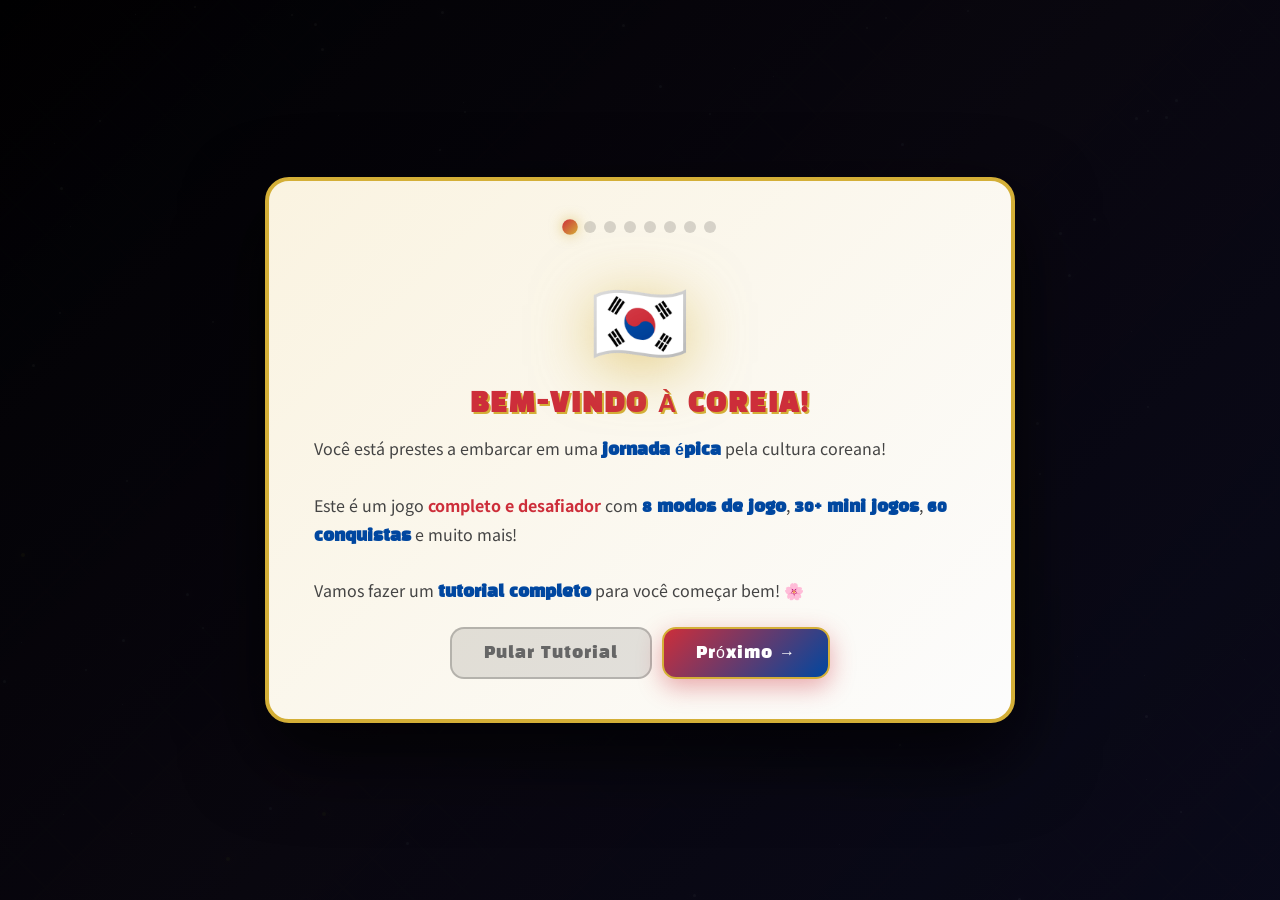
<file: coreana/index.html>
<!DOCTYPE html>
<html lang="pt-BR">
<head>
<meta charset="UTF-8">
<meta name="viewport" content="width=device-width, initial-scale=1.0">
<title>🇰🇷 Descubra a Coreia — Edição Suprema</title>
<style>
  @import url('https://fonts.googleapis.com/css2?family=Black+Han+Sans&family=Noto+Sans+KR:wght@300;400;700;900&family=Nanum+Brush+Script&family=Nanum+Myeongjo:wght@400;700;800&family=Gowun+Batang:wght@400;700&family=Dokdo&display=swap');

  * { margin: 0; padding: 0; box-sizing: border-box; user-select: none; -webkit-tap-highlight-color: transparent; }

  :root {
    --vermelho: #cd2e3a;
    --azul: #0047a0;
    --preto: #0a0a0a;
    --dourado: #d4af37;
    --rosa: #ffb7c5;
    --creme: #fdf6e3;
    --roxo: #6a1b9a;
    --jade: #00a86b;
    --laranja: #ff6b35;
    --ciano: #00d4ff;
  }

  html, body { overflow-x: hidden; min-height: 100%; }

  body {
    min-height: 100vh;
    font-family: 'Noto Sans KR', sans-serif;
    background: #1a0a1a;
    display: flex;
    justify-content: center;
    align-items: flex-start;
    padding: 20px;
    position: relative;
    color: var(--preto);
    cursor: url("data:image/svg+xml;utf8,<svg xmlns='http://www.w3.org/2000/svg' width='32' height='32' viewBox='0 0 32 32'><circle cx='16' cy='16' r='10' fill='none' stroke='%23d4af37' stroke-width='2'/><circle cx='16' cy='16' r='3' fill='%23cd2e3a'/></svg>") 16 16, auto;
  }

  button, .mode-card, .diff-btn, .answer-btn, .shop-item, .collect-card, .character-card, .tab-btn, .intro-card, .pet-option, .mission-card, .hud-badge, .ctrl-btn {
    cursor: url("data:image/svg+xml;utf8,<svg xmlns='http://www.w3.org/2000/svg' width='32' height='32' viewBox='0 0 32 32'><circle cx='16' cy='16' r='10' fill='%23d4af37' stroke='%23cd2e3a' stroke-width='2'/><circle cx='16' cy='16' r='3' fill='%23cd2e3a'/></svg>") 16 16, pointer;
  }

  /* ============ FUNDO GARANTIDO ============ */
  .bg-container {
    position: fixed; inset: 0; z-index: -5;
    background: linear-gradient(135deg, #1a0a2e 0%, #2a0a1a 50%, #0a1a2e 100%);
  }

  .bg-layer {
    position: fixed; inset: 0; z-index: -4;
    background-size: cover;
    background-position: center;
    background-repeat: no-repeat;
    background-attachment: fixed;
    transition: opacity 1.5s ease-in-out, filter 3s ease;
    opacity: 0;
    will-change: opacity;
  }

  .bg-layer.active { opacity: 1; }

  .bg-layer::before {
    content: '';
    position: absolute;
    inset: 0;
    background: linear-gradient(135deg, rgba(10,10,26,0.75) 0%, rgba(26,10,10,0.70) 50%, rgba(10,10,26,0.75) 100%);
  }

  body.season-spring .bg-layer.active { filter: brightness(1) saturate(1.2) hue-rotate(0deg); }
  body.season-summer .bg-layer.active { filter: brightness(1) saturate(1.3) hue-rotate(-15deg); }
  body.season-autumn .bg-layer.active { filter: brightness(0.95) saturate(1.25) hue-rotate(25deg); }
  body.season-winter .bg-layer.active { filter: brightness(1.1) saturate(0.7) hue-rotate(180deg); }

  body.season-spring .bg-layer.active::before { background: linear-gradient(135deg, rgba(10,10,26,0.72) 0%, rgba(255,183,197,0.15) 50%, rgba(10,10,26,0.72) 100%); }
  body.season-summer .bg-layer.active::before { background: linear-gradient(135deg, rgba(10,26,10,0.72) 0%, rgba(0,168,107,0.15) 50%, rgba(10,26,10,0.72) 100%); }
  body.season-autumn .bg-layer.active::before { background: linear-gradient(135deg, rgba(26,10,10,0.75) 0%, rgba(255,107,53,0.20) 50%, rgba(26,10,10,0.75) 100%); }
  body.season-winter .bg-layer.active::before { background: linear-gradient(135deg, rgba(10,10,26,0.75) 0%, rgba(176,196,222,0.20) 50%, rgba(10,10,26,0.75) 100%); }

  /* Padrão coreano sutil */
  body::before {
    content: ''; position: fixed; inset: 0;
    background-image: 
      repeating-linear-gradient(45deg, transparent 0, transparent 40px, rgba(212,175,55,0.04) 40px, rgba(212,175,55,0.04) 42px),
      repeating-linear-gradient(-45deg, transparent 0, transparent 40px, rgba(212,175,55,0.04) 40px, rgba(212,175,55,0.04) 42px);
    pointer-events: none; z-index: -1;
  }

  /* Partículas */
  .stars { position: fixed; inset: 0; z-index: 0; pointer-events: none; overflow: hidden; }
  .star {
    position: absolute; width: 2px; height: 2px;
    background: white; border-radius: 50%;
    animation: twinkle 3s infinite;
    box-shadow: 0 0 6px rgba(255,255,255,0.8);
  }
  @keyframes twinkle {
    0%, 100% { opacity: 0.2; transform: scale(1); }
    50% { opacity: 1; transform: scale(1.5); }
  }

  .sakura-container { position: fixed; inset: 0; pointer-events: none; z-index: 1; overflow: hidden; }
  .sakura {
    position: absolute; top: -50px;
    animation: fall linear infinite;
    opacity: 0.9;
    filter: drop-shadow(0 0 5px rgba(255,183,197,0.6));
  }
  @keyframes fall {
    0% { transform: translateY(-50px) rotate(0deg) translateX(0); opacity: 0; }
    10% { opacity: 1; }
    90% { opacity: 1; }
    100% { transform: translateY(110vh) rotate(720deg) translateX(120px); opacity: 0; }
  }

  .firefly {
    position: fixed;
    width: 4px; height: 4px;
    background: #ffeb3b;
    border-radius: 50%;
    box-shadow: 0 0 10px #ffeb3b, 0 0 20px #ffeb3b;
    animation: fireflyFloat linear infinite;
    pointer-events: none;
    z-index: 2;
  }
  @keyframes fireflyFloat {
    0%, 100% { transform: translate(0, 0); opacity: 0.3; }
    25% { transform: translate(50px, -40px); opacity: 1; }
    50% { transform: translate(-30px, -80px); opacity: 0.8; }
    75% { transform: translate(-60px, -20px); opacity: 1; }
  }

  /* ============ EXPLICAÇÃO / AJUDA ============ */
  .explain-box {
    background: linear-gradient(135deg, rgba(212,175,55,0.15), rgba(255,183,197,0.15));
    border: 2px solid var(--dourado);
    border-radius: 12px;
    padding: 12px 16px;
    margin: 10px 0;
    font-size: 0.82em;
    color: #555;
    line-height: 1.5;
    text-align: left;
  }
  .explain-box strong { color: var(--vermelho); }
  .explain-box .explain-title {
    font-family: 'Black Han Sans';
    color: var(--dourado);
    font-size: 0.95em;
    letter-spacing: 1px;
    margin-bottom: 5px;
    display: flex;
    align-items: center;
    gap: 6px;
  }

  /* ============ TUTORIAL ============ */
  #tutorial-screen {
    position: fixed; inset: 0; z-index: 500;
    background: linear-gradient(135deg, rgba(0,0,0,0.96), rgba(10,10,26,0.96));
    display: none;
    align-items: center;
    justify-content: center;
    padding: 20px;
    overflow-y: auto;
  }
  #tutorial-screen.active { display: flex; animation: fadeIn 0.5s; }

  .tutorial-box {
    background: linear-gradient(135deg, rgba(253,246,227,0.99), rgba(255,255,255,0.99));
    border-radius: 24px;
    max-width: 750px;
    width: 100%;
    padding: 40px 35px;
    border: 4px solid var(--dourado);
    box-shadow: 0 30px 80px rgba(0,0,0,0.8);
    position: relative;
    text-align: center;
    max-height: 92vh;
    overflow-y: auto;
  }

  .tutorial-step { display: none; animation: fadeIn 0.5s; }
  .tutorial-step.active { display: block; }

  .tutorial-emoji {
    font-size: 5em;
    display: block;
    margin-bottom: 15px;
    animation: emojiFloat 3s ease-in-out infinite;
    filter: drop-shadow(0 10px 30px rgba(212,175,55,0.6));
  }
  @keyframes emojiFloat {
    0%, 100% { transform: translateY(0) rotate(-5deg); }
    50% { transform: translateY(-15px) rotate(5deg); }
  }

  .tutorial-title {
    font-family: 'Black Han Sans', sans-serif;
    color: var(--vermelho);
    font-size: 1.6em;
    margin-bottom: 15px;
    letter-spacing: 2px;
    text-shadow: 2px 2px 0 var(--dourado);
  }

  .tutorial-text {
    font-size: 1em;
    line-height: 1.7;
    color: #444;
    margin-bottom: 20px;
    padding: 0 10px;
    text-align: left;
  }

  .tutorial-text strong {
    color: var(--azul);
    font-family: 'Black Han Sans', sans-serif;
  }

  .tutorial-text em {
    color: var(--vermelho);
    font-style: normal;
    font-weight: 700;
  }

  .tutorial-highlight {
    display: inline-block;
    padding: 3px 10px;
    background: linear-gradient(135deg, rgba(212,175,55,0.25), rgba(255,183,197,0.25));
    border: 2px solid var(--dourado);
    border-radius: 8px;
    font-family: 'Black Han Sans', sans-serif;
    color: var(--vermelho);
    margin: 3px;
  }

  .tutorial-progress {
    display: flex;
    justify-content: center;
    gap: 8px;
    margin-bottom: 25px;
    flex-wrap: wrap;
  }

  .tutorial-dot {
    width: 12px;
    height: 12px;
    border-radius: 50%;
    background: rgba(0,0,0,0.15);
    transition: all 0.3s;
  }
  .tutorial-dot.active {
    background: linear-gradient(135deg, var(--vermelho), var(--dourado));
    transform: scale(1.3);
    box-shadow: 0 0 10px rgba(212,175,55,0.6);
  }
  .tutorial-dot.done { background: var(--jade); }

  .tutorial-buttons {
    display: flex;
    gap: 10px;
    justify-content: center;
    flex-wrap: wrap;
  }

  .tutorial-btn {
    padding: 14px 32px;
    background: linear-gradient(135deg, var(--vermelho), var(--azul));
    color: white;
    border: 2px solid var(--dourado);
    border-radius: 14px;
    font-family: 'Black Han Sans', sans-serif;
    font-size: 1em;
    letter-spacing: 1px;
    cursor: pointer;
    transition: all 0.3s;
    box-shadow: 0 8px 25px rgba(205,46,58,0.4);
  }
  .tutorial-btn:hover {
    transform: scale(1.05) translateY(-3px);
    box-shadow: 0 15px 40px rgba(205,46,58,0.6);
  }
  .tutorial-btn.skip {
    background: rgba(0,0,0,0.1);
    color: #666;
    border-color: rgba(0,0,0,0.2);
    box-shadow: none;
  }
  .tutorial-btn.skip:hover { background: rgba(0,0,0,0.15); }

  /* ============ BOTÃO VOLTAR FLUTUANTE ============ */
  .back-button {
    position: fixed;
    top: 20px;
    left: 50%;
    transform: translateX(-50%);
    z-index: 1500;
    padding: 10px 20px;
    background: linear-gradient(135deg, var(--vermelho), var(--azul));
    color: white;
    border: 2px solid var(--dourado);
    border-radius: 30px;
    font-family: 'Black Han Sans';
    font-size: 0.85em;
    letter-spacing: 1px;
    cursor: pointer;
    box-shadow: 0 10px 30px rgba(205,46,58,0.6);
    display: none;
    align-items: center;
    gap: 6px;
    transition: all 0.3s;
    animation: backButtonIn 0.4s ease-out;
  }
  @keyframes backButtonIn {
    0% { transform: translateX(-50%) translateY(-80px); opacity: 0; }
    100% { transform: translateX(-50%) translateY(0); opacity: 1; }
  }
  .back-button.active { display: flex; }
  .back-button:hover {
    transform: translateX(-50%) scale(1.08) translateY(-3px);
    box-shadow: 0 15px 40px rgba(212,175,55,0.8);
    background: linear-gradient(135deg, var(--dourado), var(--vermelho));
  }

  /* ============ MASCOTE ============ */
  .mascot {
    position: fixed; bottom: 20px; left: 20px;
    z-index: 50; cursor: pointer; transition: transform 0.3s;
  }
  .mascot:hover { transform: scale(1.15); }
  .mascot-body {
    width: 70px; height: 70px; border-radius: 50%;
    background: radial-gradient(circle at 30% 30%, #ffdb70, #ff9f1c);
    border: 3px solid var(--vermelho);
    display: flex; align-items: center; justify-content: center;
    font-size: 2.2em;
    box-shadow: 0 10px 30px rgba(205,46,58,0.5);
    animation: mascotFloat 3s ease-in-out infinite;
    position: relative;
  }
  @keyframes mascotFloat {
    0%, 100% { transform: translateY(0) rotate(-5deg); }
    50% { transform: translateY(-10px) rotate(5deg); }
  }
  .mascot-body::after {
    content: '💬'; position: absolute; top: -20px; right: -10px;
    font-size: 1.1em; animation: badgePulse 2s infinite;
  }
  @keyframes badgePulse {
    0%, 100% { transform: scale(1); }
    50% { transform: scale(1.2); }
  }
  .mascot-bubble {
    position: fixed; bottom: 100px; left: 100px;
    background: linear-gradient(135deg, #fff, #fdf6e3);
    border: 2px solid var(--dourado);
    border-radius: 16px; padding: 12px 16px;
    max-width: 280px; z-index: 51;
    box-shadow: 0 10px 30px rgba(0,0,0,0.5);
    display: none; font-size: 0.85em; color: var(--azul);
  }
  .mascot-bubble.show { display: block; animation: bubbleIn 0.4s; }
  @keyframes bubbleIn {
    0% { opacity: 0; transform: scale(0.7); }
    100% { opacity: 1; transform: scale(1); }
  }
  .mascot-name { font-family: 'Black Han Sans'; color: var(--vermelho); display: block; margin-bottom: 4px; }

  /* ============ CONTROLES ============ */
  .floating-controls {
    position: fixed; top: 20px; left: 20px;
    display: flex; gap: 6px; z-index: 100;
    flex-wrap: wrap; max-width: 350px;
  }
  .ctrl-btn {
    width: 42px; height: 42px; border-radius: 50%;
    background: rgba(0,0,0,0.65);
    backdrop-filter: blur(10px);
    border: 2px solid rgba(212,175,55,0.7);
    color: white; font-size: 1.05em; cursor: pointer;
    transition: all 0.3s;
    display: flex; align-items: center; justify-content: center;
  }
  .ctrl-btn:hover {
    background: rgba(212,175,55,0.5);
    transform: scale(1.15) rotate(10deg);
    box-shadow: 0 0 20px rgba(212,175,55,0.8);
  }

  .top-hud {
    position: fixed; top: 20px; right: 20px;
    display: flex; gap: 5px; z-index: 100;
    flex-wrap: wrap; max-width: 550px;
    justify-content: flex-end;
  }
  .hud-badge {
    background: rgba(0,0,0,0.75);
    backdrop-filter: blur(10px);
    border: 2px solid rgba(212,175,55,0.7);
    border-radius: 30px; padding: 6px 12px;
    color: white; font-weight: 700;
    font-size: 0.72em;
    font-family: 'Black Han Sans', sans-serif;
    letter-spacing: 1px;
    display: flex; align-items: center; gap: 5px;
    transition: all 0.3s;
  }
  .hud-badge:hover { transform: scale(1.05); border-color: var(--dourado); }

  /* ============ CONTAINER ============ */
  .container {
    background: linear-gradient(135deg, rgba(253,246,227,0.99), rgba(255,255,255,0.99));
    border-radius: 24px;
    box-shadow: 0 30px 80px rgba(0,0,0,0.8), 0 0 0 2px rgba(212,175,55,0.5), 0 0 100px rgba(205,46,58,0.3);
    max-width: 1150px; width: 100%;
    padding: 40px 35px; text-align: center;
    position: relative; z-index: 5;
    overflow: hidden; margin: 20px 0;
    animation: containerIn 1s cubic-bezier(0.34, 1.56, 0.64, 1);
  }
  @keyframes containerIn {
    0% { transform: scale(0.8) translateY(50px); opacity: 0; }
    100% { transform: scale(1) translateY(0); opacity: 1; }
  }

  .flag-bar {
    position: absolute; top: 0; left: 0; right: 0; height: 6px;
    background: linear-gradient(90deg, 
      var(--vermelho) 0%, var(--vermelho) 33%, 
      #000 33%, #000 34%,
      var(--azul) 34%, var(--azul) 66%,
      #000 66%, #000 67%,
      var(--vermelho) 67%, var(--vermelho) 100%);
    animation: flagShine 3s ease-in-out infinite;
  }
  @keyframes flagShine {
    0%, 100% { opacity: 1; }
    50% { opacity: 0.6; }
  }

  h1 {
    font-family: 'Black Han Sans', sans-serif;
    color: var(--vermelho); font-size: 2em;
    margin-bottom: 6px; letter-spacing: 2px;
    text-shadow: 2px 2px 0 var(--dourado), 4px 4px 8px rgba(0,0,0,0.15);
    animation: titlePulse 3s ease-in-out infinite;
  }
  @keyframes titlePulse {
    0%, 100% { transform: scale(1); }
    50% { transform: scale(1.02); }
  }
  .subtitle { color: #555; margin-bottom: 6px; font-size: 0.88em; letter-spacing: 1px; }
  .korean-subtitle { color: var(--azul); font-family: 'Black Han Sans'; font-size: 0.92em; margin-bottom: 14px; letter-spacing: 3px; }

  .screen { animation: fadeIn 0.6s; }
  @keyframes fadeIn {
    from { opacity: 0; transform: translateY(15px); }
    to { opacity: 1; transform: translateY(0); }
  }

  .hidden { display: none !important; }

  /* ============ TABS ============ */
  .tabs-container { margin: 20px 0; }
  .tab-header {
    display: flex; justify-content: center;
    gap: 6px; margin-bottom: 15px;
    flex-wrap: wrap;
    border-bottom: 2px solid rgba(212,175,55,0.3);
    padding-bottom: 10px;
  }
  .tab-btn {
    padding: 10px 18px;
    background: linear-gradient(135deg, #fff, #fdf6e3);
    border: 2px solid rgba(0,71,160,0.3);
    border-radius: 25px;
    font-family: 'Black Han Sans', sans-serif;
    font-size: 0.78em; color: var(--azul);
    letter-spacing: 1px;
    transition: all 0.3s;
    display: flex; align-items: center; gap: 5px;
  }
  .tab-btn:hover {
    transform: translateY(-3px);
    border-color: var(--dourado);
    box-shadow: 0 8px 20px rgba(0,71,160,0.3);
  }
  .tab-btn.active {
    background: linear-gradient(135deg, var(--azul), var(--vermelho));
    color: white; border-color: var(--dourado);
    box-shadow: 0 8px 20px rgba(205,46,58,0.5);
    transform: scale(1.05);
  }
  .tab-content { display: none; animation: fadeIn 0.4s; }
  .tab-content.active { display: block; }

  h2 {
    font-family: 'Black Han Sans', sans-serif;
    font-size: 1.05em; color: var(--azul);
    margin: 15px 0 8px; letter-spacing: 1px;
  }

  .mode-selection {
    display: grid; grid-template-columns: repeat(4, 1fr);
    gap: 6px; margin-bottom: 10px;
  }
  .mode-card {
    padding: 12px 6px;
    background: linear-gradient(135deg, #fff, #fdf6e3);
    border: 2px solid rgba(0,71,160,0.3);
    border-radius: 10px; cursor: pointer;
    transition: all 0.3s; text-align: center;
    position: relative;
  }
  .mode-card:hover {
    transform: translateY(-5px) scale(1.03);
    border-color: var(--dourado);
    box-shadow: 0 10px 30px rgba(0,71,160,0.3);
  }
  .mode-card.selected {
    background: linear-gradient(135deg, var(--azul), var(--vermelho));
    border-color: var(--dourado); color: white;
    box-shadow: 0 10px 30px rgba(205,46,58,0.5);
    transform: scale(1.05);
  }
  .mode-icon { font-size: 1.5em; margin-bottom: 3px; display: block; }
  .mode-title { font-family: 'Black Han Sans'; font-size: 0.75em; margin-bottom: 2px; }
  .mode-desc { font-size: 0.58em; opacity: 0.8; line-height: 1.2; }

  .difficulty-selection {
    display: flex; justify-content: center; gap: 5px;
    margin-bottom: 10px; flex-wrap: wrap;
  }
  .diff-btn {
    padding: 8px 15px;
    border: 2px solid rgba(0,71,160,0.4);
    background: white; color: var(--azul);
    border-radius: 25px; cursor: pointer;
    font-weight: 700; font-family: 'Noto Sans KR', sans-serif;
    transition: all 0.3s; font-size: 0.75em;
  }
  .diff-btn:hover { transform: translateY(-2px); box-shadow: 0 5px 15px rgba(0,71,160,0.2); }
  .diff-btn.active {
    background: linear-gradient(135deg, var(--vermelho), var(--azul));
    color: white; border-color: var(--dourado);
    box-shadow: 0 5px 20px rgba(205,46,58,0.5);
  }

  .primary-btn {
    padding: 14px 32px;
    background: linear-gradient(135deg, var(--vermelho), var(--azul));
    color: white; border: 2px solid var(--dourado);
    border-radius: 14px;
    font-size: 0.95em; font-weight: 700; cursor: pointer;
    font-family: 'Black Han Sans', sans-serif;
    letter-spacing: 2px;
    box-shadow: 0 10px 30px rgba(205,46,58,0.5);
    transition: all 0.3s;
    position: relative; overflow: hidden;
  }
  .primary-btn::after {
    content: ''; position: absolute; inset: 0;
    background: linear-gradient(90deg, transparent, rgba(255,255,255,0.4), transparent);
    transform: translateX(-100%); transition: transform 0.6s;
  }
  .primary-btn:hover {
    transform: scale(1.06) translateY(-3px);
    box-shadow: 0 15px 45px rgba(0,71,160,0.7);
  }
  .primary-btn:hover::after { transform: translateX(100%); }

  .btn-secondary {
    padding: 10px 16px;
    background: rgba(212,175,55,0.15);
    color: #8a6d1a;
    border: 2px solid var(--dourado);
    border-radius: 10px;
    font-size: 0.78em; font-weight: 700;
    cursor: pointer;
    font-family: 'Noto Sans KR', sans-serif;
    transition: all 0.3s;
  }
  .btn-secondary:hover { background: var(--dourado); color: white; transform: translateY(-2px); }
  .btn-secondary:disabled { opacity: 0.4; cursor: not-allowed; }

  .btn-row { display: flex; gap: 6px; justify-content: center; flex-wrap: wrap; }

  /* ============ ESTATÍSTICAS ============ */
  .stats {
    display: flex; justify-content: space-around;
    margin-bottom: 10px; padding: 8px;
    background: linear-gradient(135deg, #fff, #fdf6e3);
    border-radius: 12px;
    border: 2px solid rgba(212,175,55,0.3);
    flex-wrap: wrap; gap: 6px;
  }
  .stat { display: flex; flex-direction: column; align-items: center; min-width: 50px; }
  .stat-label { font-size: 0.55em; color: #888; text-transform: uppercase; letter-spacing: 1.5px; font-weight: 700; margin-bottom: 2px; }
  .stat-value { font-family: 'Black Han Sans'; font-size: 1.05em; color: var(--azul); }
  .stat-value.bump { animation: bump 0.5s; }
  @keyframes bump {
    0%, 100% { transform: scale(1); }
    50% { transform: scale(1.4); color: var(--vermelho); }
  }

  .timer-bar { height: 5px; background: rgba(0,0,0,0.08); border-radius: 3px; overflow: hidden; margin-bottom: 8px; }
  .timer-fill {
    height: 100%;
    background: linear-gradient(90deg, #4caf50, #ffc107, #cd2e3a);
    transition: width 0.1s linear; border-radius: 3px;
  }
  .timer-fill.danger { animation: timerPulse 0.5s infinite; }
  @keyframes timerPulse {
    0%, 100% { opacity: 1; }
    50% { opacity: 0.5; }
  }

  .progress-bar {
    height: 8px; background: rgba(0,0,0,0.08);
    border-radius: 10px; overflow: hidden;
    border: 1px solid rgba(212,175,55,0.2);
    margin-bottom: 12px;
  }
  .progress-fill {
    height: 100%;
    background: linear-gradient(90deg, var(--vermelho), var(--dourado), var(--azul));
    background-size: 200% 100%;
    transition: width 0.6s cubic-bezier(0.34, 1.56, 0.64, 1);
    border-radius: 10px;
    animation: shimmer 2s linear infinite;
  }
  @keyframes shimmer {
    0% { background-position: 0% 50%; }
    100% { background-position: 200% 50%; }
  }

  .emoji-wrap {
    font-size: 3em; display: inline-block;
    margin-bottom: 8px;
    animation: emojiFloat 3s ease-in-out infinite;
    filter: drop-shadow(0 10px 20px rgba(205,46,58,0.3));
  }

  #question {
    font-size: 1.1em; color: var(--preto);
    margin-bottom: 12px; min-height: 55px;
    font-weight: 700; line-height: 1.5;
  }

  .answers { display: grid; gap: 6px; margin-bottom: 10px; }
  .answer-btn {
    padding: 12px 16px;
    background: linear-gradient(135deg, #ffffff, #fdf6e3);
    border: 2px solid rgba(0,71,160,0.3);
    border-radius: 10px;
    font-size: 0.95em; color: var(--azul);
    cursor: pointer;
    transition: all 0.3s cubic-bezier(0.34, 1.56, 0.64, 1);
    font-weight: 600;
    font-family: 'Noto Sans KR', sans-serif;
    display: flex; align-items: center; gap: 10px;
    text-align: left;
  }
  .answer-btn .key {
    width: 26px; height: 26px;
    background: var(--dourado); color: white;
    border-radius: 50%; display: flex;
    align-items: center; justify-content: center;
    font-weight: 900; font-size: 0.8em;
    flex-shrink: 0;
  }
  .answer-btn:hover:not(:disabled) {
    background: var(--azul); color: white;
    transform: translateY(-3px) scale(1.02);
    box-shadow: 0 8px 25px rgba(0,71,160,0.4);
    border-color: var(--dourado);
  }
  .answer-btn:hover:not(:disabled) .key { background: white; color: var(--azul); }
  .answer-btn.correct {
    background: linear-gradient(135deg, #4caf50, #2e7d32);
    border-color: #4caf50; color: white;
    box-shadow: 0 0 30px rgba(76,175,80,0.6);
  }
  .answer-btn.correct .key { background: white; color: #2e7d32; }
  .answer-btn.wrong {
    background: linear-gradient(135deg, var(--vermelho), #8b1a24);
    border-color: var(--vermelho); color: white;
    animation: wrongShake 0.5s;
  }
  .answer-btn.wrong .key { background: white; color: var(--vermelho); }
  @keyframes wrongShake {
    0%, 100% { transform: translateX(0); }
    20%, 60% { transform: translateX(-10px); }
    40%, 80% { transform: translateX(10px); }
  }
  .answer-btn:disabled { cursor: not-allowed; }

  #feedback {
    font-size: 0.9em; font-weight: 700;
    min-height: 24px; margin-bottom: 8px;
    padding: 6px; border-radius: 8px;
  }

  .hint-box {
    background: linear-gradient(135deg, rgba(212,175,55,0.15), rgba(255,183,197,0.15));
    border: 2px dashed var(--dourado);
    border-radius: 10px; padding: 8px 14px;
    margin-bottom: 8px; font-size: 0.85em;
    color: #6a5a1a; display: none;
  }
  .hint-box.show { display: block; }
  .hint-title { font-family: 'Black Han Sans'; color: var(--dourado); font-size: 0.75em; letter-spacing: 1px; margin-bottom: 2px; }

  /* ============ FINAL ============ */
  .final-score {
    font-family: 'Black Han Sans', sans-serif;
    font-size: 1.8em;
    background: linear-gradient(90deg, var(--vermelho), var(--dourado), var(--azul));
    -webkit-background-clip: text; background-clip: text;
    -webkit-text-fill-color: transparent;
    margin: 6px 0;
  }
  .trophy { font-size: 4em; margin: 6px 0; animation: trophyBounce 1.5s ease-in-out infinite; filter: drop-shadow(0 10px 30px rgba(212,175,55,0.6)); }
  @keyframes trophyBounce {
    0%, 100% { transform: translateY(0) scale(1); }
    50% { transform: translateY(-15px) scale(1.1); }
  }
  .final-stats {
    display: grid; grid-template-columns: repeat(4, 1fr);
    gap: 5px; margin: 8px 0; padding: 8px;
    background: linear-gradient(135deg, #fff, #fdf6e3);
    border-radius: 10px;
    border: 2px solid rgba(212,175,55,0.3);
  }
  .final-stat { text-align: center; }
  .final-stat-value { font-family: 'Black Han Sans'; font-size: 1.05em; color: var(--azul); display: block; }
  .final-stat-label { font-size: 0.5em; color: #888; text-transform: uppercase; letter-spacing: 1px; margin-top: 2px; }

  .history-box {
    max-height: 150px; overflow-y: auto;
    margin: 6px 0; padding: 8px;
    background: rgba(0,0,0,0.03);
    border-radius: 10px; text-align: left;
    font-size: 0.72em;
  }
  .history-item {
    padding: 5px 9px; margin-bottom: 3px;
    border-radius: 6px; border-left: 4px solid;
    background: white;
  }
  .history-item.ok { border-color: #4caf50; background: rgba(76,175,80,0.08); }
  .history-item.fail { border-color: var(--vermelho); background: rgba(205,46,58,0.08); }
  .history-item strong { color: var(--azul); display: block; margin-bottom: 1px; }

  .achievements-grid { display: grid; grid-template-columns: repeat(8, 1fr); gap: 4px; margin: 6px 0; }
  .achievement {
    padding: 4px 2px;
    background: rgba(0,0,0,0.05);
    border-radius: 6px; text-align: center;
    transition: all 0.3s;
    border: 2px solid transparent;
    opacity: 0.4; font-size: 0.45em;
  }
  .achievement.unlocked {
    opacity: 1;
    background: linear-gradient(135deg, rgba(212,175,55,0.2), rgba(205,46,58,0.1));
    border-color: var(--dourado);
    box-shadow: 0 0 15px rgba(212,175,55,0.5);
  }
  .achievement-icon { font-size: 1.3em; display: block; margin-bottom: 1px; }
  .achievement-name { font-weight: 700; color: var(--azul); line-height: 1.05; }

  /* ============ MODAL ============ */
  .modal {
    position: fixed; inset: 0;
    background: rgba(0,0,0,0.88);
    z-index: 200; display: none;
    align-items: center; justify-content: center;
    padding: 20px; overflow-y: auto;
  }
  .modal.active { display: flex; animation: fadeIn 0.3s; }
  .modal-content {
    background: linear-gradient(135deg, #fdf6e3, white);
    border-radius: 20px; padding: 25px;
    max-width: 750px; width: 100%;
    text-align: center;
    border: 3px solid var(--dourado);
    animation: containerIn 0.5s;
    max-height: 92vh; overflow-y: auto;
    margin: auto;
  }
  .modal-content h3 {
    font-family: 'Black Han Sans'; color: var(--vermelho);
    margin-bottom: 10px; font-size: 1.15em;
  }

  /* ============ MINI JOGOS ============ */
  .memory-grid { display: grid; grid-template-columns: repeat(4, 1fr); gap: 5px; margin: 10px 0; max-width: 340px; margin-left: auto; margin-right: auto; }
  .memory-card {
    aspect-ratio: 1;
    background: linear-gradient(135deg, var(--azul), var(--roxo));
    border-radius: 8px;
    display: flex; align-items: center; justify-content: center;
    font-size: 1.5em; cursor: pointer;
    transition: all 0.4s;
    border: 2px solid var(--dourado);
    color: transparent;
  }
  .memory-card.flipped { background: linear-gradient(135deg, #fff, #fdf6e3); color: var(--preto); }
  .memory-card.matched { background: linear-gradient(135deg, var(--jade), #4caf50); color: white; }

  .puzzle-grid {
    display: grid; grid-template-columns: repeat(3, 1fr);
    gap: 4px; margin: 10px auto;
    max-width: 260px;
    background: var(--preto); padding: 4px; border-radius: 8px;
  }
  .puzzle-tile {
    aspect-ratio: 1;
    background: linear-gradient(135deg, var(--vermelho), var(--azul));
    border-radius: 5px;
    display: flex; align-items: center; justify-content: center;
    font-size: 1.2em; color: white; cursor: pointer;
    font-family: 'Black Han Sans'; font-weight: 900;
  }
  .puzzle-tile.empty { background: transparent; cursor: default; }

  .shop-grid { display: grid; grid-template-columns: repeat(2, 1fr); gap: 7px; margin: 10px 0; }
  .shop-item {
    padding: 10px;
    background: linear-gradient(135deg, #fff, #fdf6e3);
    border: 2px solid rgba(0,71,160,0.3);
    border-radius: 10px; cursor: pointer;
    transition: all 0.3s; text-align: center;
  }
  .shop-item:hover { transform: translateY(-3px); border-color: var(--dourado); }
  .shop-item.owned { background: linear-gradient(135deg, var(--jade), #4caf50); color: white; }
  .shop-icon { font-size: 1.5em; display: block; margin-bottom: 3px; }
  .shop-name { font-family: 'Black Han Sans'; font-size: 0.75em; }
  .shop-price { font-weight: 700; color: var(--dourado); font-size: 0.72em; }

  .cards-grid { display: grid; grid-template-columns: repeat(4, 1fr); gap: 5px; margin: 10px 0; }
  .tcg-card {
    aspect-ratio: 0.7;
    background: linear-gradient(135deg, #fdf6e3, #fff);
    border: 3px solid var(--dourado);
    border-radius: 12px;
    padding: 8px;
    cursor: pointer;
    transition: all 0.3s;
    display: flex; flex-direction: column;
    align-items: center; justify-content: space-between;
    text-align: center;
    font-size: 0.65em;
  }
  .tcg-card:hover { transform: translateY(-8px) scale(1.05); box-shadow: 0 15px 35px rgba(212,175,55,0.5); }
  .tcg-card.legendary { background: linear-gradient(135deg, #ffd700, #ff8c00, #ffd700); color: #0a0a0a; }
  .tcg-card.epic { background: linear-gradient(135deg, #6a1b9a, #cd2e3a); color: white; }
  .tcg-card.rare { background: linear-gradient(135deg, #0047a0, #00d4ff); color: white; }
  .tcg-card.locked { filter: grayscale(1); opacity: 0.5; }
  .tcg-emoji { font-size: 2.5em; margin-bottom: 4px; }
  .tcg-name { font-family: 'Black Han Sans'; font-size: 1.1em; }
  .tcg-stats { display: flex; gap: 4px; font-size: 0.9em; font-weight: 700; }

  .paint-canvas, .calligraphy-canvas {
    border: 4px solid var(--dourado);
    border-radius: 12px;
    background: #fdf6e3;
    cursor: crosshair;
    touch-action: none;
    max-width: 100%;
    box-shadow: 0 10px 30px rgba(0,0,0,0.2);
    display: block; margin: 0 auto;
  }

  .palette { display: flex; gap: 5px; justify-content: center; margin: 6px 0; flex-wrap: wrap; }
  .color-swatch {
    width: 30px; height: 30px;
    border-radius: 50%; cursor: pointer;
    border: 3px solid white;
    box-shadow: 0 4px 10px rgba(0,0,0,0.2);
    transition: all 0.3s;
  }
  .color-swatch:hover { transform: scale(1.15); }
  .color-swatch.active { border-color: var(--preto); transform: scale(1.2); }

  /* ============ EFEITOS ============ */
  .confetti {
    position: fixed; width: 10px; height: 10px;
    z-index: 999; pointer-events: none;
    animation: confettiFall linear forwards;
  }
  @keyframes confettiFall {
    0% { transform: translateY(-50px) rotate(0deg); opacity: 1; }
    100% { transform: translateY(100vh) rotate(720deg); opacity: 0; }
  }
  .firework {
    position: fixed; z-index: 998; pointer-events: none;
    width: 4px; height: 4px; border-radius: 50%;
  }
  .sparkle {
    position: fixed; z-index: 997; pointer-events: none;
    font-size: 20px;
    animation: sparkleAnim 0.8s ease-out forwards;
  }
  @keyframes sparkleAnim {
    0% { transform: scale(0) rotate(0); opacity: 1; }
    100% { transform: scale(2) rotate(180deg) translateY(-30px); opacity: 0; }
  }

  .fighting-badge {
    position: fixed; bottom: 20px; right: 20px;
    background: linear-gradient(135deg, var(--vermelho), var(--azul));
    color: white; padding: 10px 18px;
    border-radius: 30px;
    font-family: 'Black Han Sans';
    font-size: 0.8em;
    border: 2px solid var(--dourado);
    box-shadow: 0 5px 20px rgba(205,46,58,0.5);
    z-index: 10;
    animation: badgePulse 2s infinite;
  }

  .chapter-panel { display: flex; justify-content: center; gap: 4px; margin-bottom: 8px; flex-wrap: wrap; }
  .chapter-badge {
    padding: 3px 8px; border-radius: 20px;
    font-size: 0.55em;
    font-family: 'Black Han Sans';
    letter-spacing: 1px;
    border: 2px solid rgba(0,0,0,0.1);
    opacity: 0.4; transition: all 0.3s;
  }
  .chapter-badge.active { opacity: 1; transform: scale(1.1); }
  .chapter-1 { background: linear-gradient(135deg, #ff6b35, #ffb74d); color: white; }
  .chapter-2 { background: linear-gradient(135deg, #cd2e3a, #ff6b81); color: white; }
  .chapter-3 { background: linear-gradient(135deg, #00a86b, #4caf50); color: white; }
  .chapter-4 { background: linear-gradient(135deg, #0047a0, #6a1b9a); color: white; }
  .chapter-5 { background: linear-gradient(135deg, #d4af37, #ffd700); color: var(--preto); }

  .achievement-popup {
    position: fixed; top: 100px; right: 20px;
    background: linear-gradient(135deg, var(--dourado), #ffd700);
    color: var(--preto);
    padding: 12px 18px;
    border-radius: 12px;
    border: 3px solid var(--preto);
    box-shadow: 0 10px 30px rgba(212,175,55,0.7);
    z-index: 500;
    animation: achievementSlide 0.6s cubic-bezier(0.34, 1.56, 0.64, 1), achievementFade 3s ease-in-out 0.6s forwards;
    font-family: 'Black Han Sans';
    display: flex; align-items: center; gap: 10px;
    max-width: 320px;
  }
  @keyframes achievementSlide { 0% { transform: translateX(500px); } 100% { transform: translateX(0); } }
  @keyframes achievementFade { 0%, 70% { opacity: 1; } 100% { opacity: 0; transform: translateX(500px); } }
  .achievement-popup .icon { font-size: 1.4em; }

  .leaderboard {
    margin: 8px 0; padding: 8px;
    background: linear-gradient(135deg, #fff, #fdf6e3);
    border-radius: 10px;
    border: 2px solid rgba(212,175,55,0.3);
    text-align: left;
  }
  .leaderboard-row {
    display: flex; justify-content: space-between;
    padding: 4px 8px; border-radius: 6px;
    margin-bottom: 2px; background: rgba(0,0,0,0.02);
    font-size: 0.75em;
  }
  .leaderboard-row.top-1 { background: linear-gradient(90deg, rgba(212,175,55,0.3), transparent); font-weight: 700; }

  .boss-header {
    padding: 10px;
    background: linear-gradient(135deg, var(--preto), #2a0a0a);
    border-radius: 10px; margin-bottom: 10px; color: white;
    border: 3px solid var(--vermelho);
    box-shadow: 0 0 40px rgba(205,46,58,0.5);
  }
  .boss-name { font-family: 'Black Han Sans'; font-size: 1em; letter-spacing: 2px; color: #ff6b81; }
  .boss-hp-bar { height: 12px; background: rgba(255,255,255,0.1); border-radius: 10px; overflow: hidden; margin-top: 5px; border: 2px solid var(--vermelho); }
  .boss-hp-fill { height: 100%; background: linear-gradient(90deg, #8b1a24, var(--vermelho), #ff6b81); transition: width 0.6s; }
  .boss-emoji { font-size: 2.6em; animation: bossFloat 2s ease-in-out infinite; display: inline-block; }
  @keyframes bossFloat {
    0%, 100% { transform: translateY(0) rotate(-3deg); }
    50% { transform: translateY(-10px) rotate(3deg); }
  }

  .rpg-stats {
    display: grid; grid-template-columns: repeat(2, 1fr);
    gap: 6px; margin: 10px 0; padding: 10px;
    background: linear-gradient(135deg, rgba(0,71,160,0.1), rgba(205,46,58,0.1));
    border-radius: 10px; border: 2px solid var(--dourado);
  }
  .rpg-stat {
    display: flex; align-items: center; justify-content: space-between;
    padding: 5px 8px; background: white; border-radius: 6px;
    font-size: 0.75em; font-weight: 700;
  }
  .rpg-stat-bar { flex: 1; height: 6px; background: rgba(0,0,0,0.1); border-radius: 3px; margin: 0 6px; overflow: hidden; }
  .rpg-stat-fill { height: 100%; background: linear-gradient(90deg, var(--vermelho), var(--dourado)); transition: width 0.5s; }

  .weather-indicator {
    position: fixed; top: 80px; right: 20px;
    background: rgba(0,0,0,0.75);
    backdrop-filter: blur(10px);
    border: 2px solid var(--dourado);
    border-radius: 20px;
    padding: 6px 12px;
    color: white;
    font-family: 'Black Han Sans';
    font-size: 0.7em;
    z-index: 100;
  }

  .level-up-notification {
    position: fixed;
    top: 50%; left: 50%;
    transform: translate(-50%, -50%);
    background: linear-gradient(135deg, var(--dourado), #ffd700);
    color: var(--preto);
    padding: 30px 60px;
    border-radius: 20px;
    border: 4px solid var(--preto);
    box-shadow: 0 0 100px rgba(212,175,55,0.8);
    z-index: 1500;
    text-align: center;
    animation: levelUpAnim 2s ease-out forwards;
    font-family: 'Black Han Sans';
  }
  @keyframes levelUpAnim {
    0% { transform: translate(-50%, -50%) scale(0) rotate(-180deg); opacity: 0; }
    30% { transform: translate(-50%, -50%) scale(1.2) rotate(0deg); opacity: 1; }
    70% { transform: translate(-50%, -50%) scale(1) rotate(0deg); opacity: 1; }
    100% { transform: translate(-50%, -50%) scale(1) rotate(0deg) translateY(-200px); opacity: 0; }
  }
  .level-up-notification .level-text {
    font-size: 2.5em;
    text-shadow: 2px 2px 0 white;
  }

  /* ============ BOTÃO VOLTAR ============ */
  .mini-game-header {
    display: flex;
    justify-content: space-between;
    align-items: center;
    margin-bottom: 15px;
    padding-bottom: 10px;
    border-bottom: 2px dashed rgba(212,175,55,0.5);
    gap: 10px;
  }
  .mini-game-header h3 {
    flex: 1;
    text-align: center;
    margin: 0;
    font-size: 1.15em;
  }
  .back-btn {
    padding: 8px 16px;
    background: linear-gradient(135deg, var(--vermelho), var(--azul));
    color: white;
    border: 2px solid var(--dourado);
    border-radius: 20px;
    font-family: 'Black Han Sans';
    font-size: 0.75em;
    letter-spacing: 1px;
    cursor: pointer;
    transition: all 0.3s;
    display: flex;
    align-items: center;
    gap: 4px;
    box-shadow: 0 5px 15px rgba(205,46,58,0.4);
    white-space: nowrap;
  }
  .back-btn:hover {
    transform: translateX(-4px) scale(1.05);
    box-shadow: 0 8px 25px rgba(212,175,55,0.6);
    background: linear-gradient(135deg, var(--dourado), var(--vermelho));
  }

  /* ============ EXPLICAÇÃO DE SEÇÕES ============ */
  .section-info {
    background: linear-gradient(135deg, rgba(0,71,160,0.08), rgba(205,46,58,0.08));
    border-left: 4px solid var(--dourado);
    border-radius: 10px;
    padding: 12px 16px;
    margin: 10px 0 15px;
    font-size: 0.8em;
    color: #666;
    line-height: 1.6;
    text-align: left;
  }
  .section-info strong { color: var(--azul); font-family: 'Black Han Sans'; }
  .section-info .emoji { font-size: 1.3em; margin-right: 4px; }

  /* RESPONSIVO */
  @media (max-width: 800px) {
    .container { padding: 22px 16px; }
    h1 { font-size: 1.3em; }
    .mode-selection { grid-template-columns: 1fr 1fr; }
    .top-hud { flex-direction: column; gap: 3px; top: 8px; right: 8px; max-width: 130px; }
    .floating-controls { top: 8px; left: 8px; max-width: 170px; }
    .ctrl-btn { width: 34px; height: 34px; font-size: 0.85em; }
    .hud-badge { font-size: 0.55em; padding: 3px 7px; }
    .mascot-body { width: 55px; height: 55px; font-size: 1.8em; }
    .mascot-bubble { left: 75px; max-width: 180px; font-size: 0.75em; bottom: 85px; }
    .tutorial-box { padding: 25px 18px; }
    .tutorial-title { font-size: 1.3em; }
    .tutorial-emoji { font-size: 3.5em; }
    .back-button { font-size: 0.75em; padding: 8px 14px; }
    .mini-game-header { flex-direction: column; }
    .back-btn { width: 100%; justify-content: center; }
  }
</style>
</head>
<body class="season-spring">

<!-- FUNDO GARANTIDO COM MÚLTIPLAS CAMADAS -->
<div class="bg-container"></div>
<div class="bg-layer" id="bg-layer-1"></div>
<div class="bg-layer" id="bg-layer-2"></div>

<div class="stars" id="stars"></div>
<div class="sakura-container" id="sakura"></div>

<!-- BOTÃO VOLTAR UNIVERSAL -->
<button class="back-button" id="back-button">
  ⬅️ VOLTAR AO MENU
</button>

<!-- ==================== TUTORIAL ==================== -->
<div id="tutorial-screen">
  <div class="tutorial-box">
    <div class="tutorial-progress" id="tutorial-progress"></div>

    <div class="tutorial-step active" data-step="0">
      <span class="tutorial-emoji">🇰🇷</span>
      <h2 class="tutorial-title">BEM-VINDO À COREIA!</h2>
      <p class="tutorial-text">
        Você está prestes a embarcar em uma <strong>jornada épica</strong> pela cultura coreana!<br><br>
        Este é um jogo <em>completo e desafiador</em> com <strong>8 modos de jogo</strong>, 
        <strong>30+ mini jogos</strong>, <strong>60 conquistas</strong> e muito mais!<br><br>
        Vamos fazer um <strong>tutorial completo</strong> para você começar bem! 🌸
      </p>
    </div>

    <div class="tutorial-step" data-step="1">
      <span class="tutorial-emoji">🎯</span>
      <h2 class="tutorial-title">COMO JOGAR</h2>
      <p class="tutorial-text">
        No <strong>modo quiz</strong>, você responde perguntas sobre a cultura coreana!<br><br>
        Use as teclas <span class="tutorial-highlight">1</span> <span class="tutorial-highlight">2</span> <span class="tutorial-highlight">3</span> <span class="tutorial-highlight">4</span> 
        para responder rapidamente!<br><br>
        <strong>Quanto mais rápido, mais pontos!</strong> ⚡<br><br>
        Atalhos: <span class="tutorial-highlight">H</span> = Dica, 
        <span class="tutorial-highlight">F</span> = 50/50, 
        <span class="tutorial-highlight">Enter</span> = Próxima pergunta
      </p>
    </div>

    <div class="tutorial-step" data-step="2">
      <span class="tutorial-emoji">💰</span>
      <h2 class="tutorial-title">MOEDAS E NÍVEL</h2>
      <p class="tutorial-text">
        Cada acerto te dá <strong>moedas (🪙)</strong> e <strong>XP</strong>!<br><br>
        ⚠️ <em>Atenção:</em> O jogo é <strong>desafiador</strong>! Você precisa de 
        <em>100 XP</em> para subir de nível e os preços da loja são altos!<br><br>
        💡 <strong>Dica:</strong> Complete missões, jogue mini jogos e use códigos 
        para ganhar mais moedas!
      </p>
    </div>

    <div class="tutorial-step" data-step="3">
      <span class="tutorial-emoji">🐯</span>
      <h2 class="tutorial-title">ADOTE UM PET</h2>
      <p class="tutorial-text">
        Você pode adotar <strong>8 pets coreanos</strong> diferentes!<br><br>
        🐯 <em>Horang-i</em> (Tigre) - Dobra streak<br>
        🐉 <em>Yong</em> (Dragão) - +50% moedas<br>
        🦊 <em>Gumiho</em> (Raposa) - Sorte em cartas<br><br>
        <strong>Cuide bem do seu pet!</strong> Alimente (💰 10), brinque e treine. 
        Pets com fome/baixa felicidade não dão bônus!
      </p>
    </div>

    <div class="tutorial-step" data-step="4">
      <span class="tutorial-emoji">🎮</span>
      <h2 class="tutorial-title">MINI JOGOS</h2>
      <p class="tutorial-text">
        Explore nossa <strong>coleção de 30+ mini jogos</strong>!<br><br>
        🧠 <em>Memória</em> • 🧩 <em>Puzzle</em> • 🎨 <em>Pintura</em><br>
        ✍️ <em>Caligrafia</em> • 🎹 <em>Piano</em> • 🥁 <em>Tambor</em><br>
        🃏 <em>TCG</em> • ⚫ <em>Go</em> • 🎰 <em>Caça-Níquel</em><br><br>
        ⚠️ <strong>Cada mini jogo é difícil!</strong> Você pode demorar para completar!
      </p>
    </div>

    <div class="tutorial-step" data-step="5">
      <span class="tutorial-emoji">🔑</span>
      <h2 class="tutorial-title">CÓDIGOS SECRETOS</h2>
      <p class="tutorial-text">
        Use <strong>códigos secretos</strong> para ganhar recompensas!<br><br>
        Tente digitar:<br>
        <span class="tutorial-highlight">화이팅</span>
        <span class="tutorial-highlight">대박</span>
        <span class="tutorial-highlight">한국</span>
        <span class="tutorial-highlight">KOREA</span><br><br>
        Clique no botão <em>🔑</em> no canto superior esquerdo!<br>
        ⚠️ Cada código só pode ser usado <strong>uma vez</strong>!
      </p>
    </div>

    <div class="tutorial-step" data-step="6">
      <span class="tutorial-emoji">🏆</span>
      <h2 class="tutorial-title">MISSÕES E CONQUISTAS</h2>
      <p class="tutorial-text">
        Complete <strong>missões diárias</strong> para ganhar recompensas!<br><br>
        Desbloqueie <strong>60 conquistas</strong> enquanto joga!<br>
        Cada conquista aparece com uma animação especial! 🎉<br><br>
        💡 <strong>Dica:</strong> Use as conquistas para ganhar moedas extras!
      </p>
    </div>

    <div class="tutorial-step" data-step="7">
      <span class="tutorial-emoji">🎬</span>
      <h2 class="tutorial-title">PRONTO PARA COMEÇAR?</h2>
      <p class="tutorial-text">
        Você já sabe o básico!<br><br>
        🌸 <strong>Explore</strong> todas as abas<br>
        🎯 <strong>Experimente</strong> todos os modos<br>
        🔥 <strong>Pratique</strong> para subir de nível<br>
        🎁 <strong>Colete</strong> recompensas diárias<br><br>
        <em>화이팅! (Hwaiting!)</em> Vamos lá!
      </p>
    </div>

    <div class="tutorial-buttons">
      <button class="tutorial-btn skip" id="tutorial-skip">Pular Tutorial</button>
      <button class="tutorial-btn" id="tutorial-next">Próximo →</button>
    </div>
  </div>
</div>

<!-- MASCOTE -->
<div class="mascot" id="mascot" style="display:none;">
  <div class="mascot-body">🐯</div>
</div>
<div class="mascot-bubble" id="mascot-bubble" style="display:none;">
  <span class="mascot-name">호랑이 (Horang-i)</span>
  <span id="mascot-text">안녕! Bem-vindo à Coreia! 🇰🇷</span>
</div>

<!-- Controles -->
<div class="floating-controls" id="floating-controls" style="display:none;">
  <button class="ctrl-btn" id="sound-toggle" title="Som">🔊</button>
  <button class="ctrl-btn" id="music-toggle" title="Música">🎵</button>
  <button class="ctrl-btn" id="fullscreen-toggle" title="Tela cheia">⛶</button>
  <button class="ctrl-btn" id="season-btn" title="Estação">🍂</button>
  <button class="ctrl-btn" id="bg-btn" title="Próximo Fundo">🖼️</button>
  <button class="ctrl-btn" id="code-btn" title="Código">🔑</button>
  <button class="ctrl-btn" id="tutorial-btn" title="Tutorial">❓</button>
  <button class="ctrl-btn" id="notes-btn" title="Diário">📔</button>
  <button class="ctrl-btn" id="credits-btn" title="Sobre">ℹ️</button>
</div>

<!-- HUD -->
<div class="top-hud" id="top-hud" style="display:none;">
  <div class="hud-badge" id="hud-level">✨ Nv 1</div>
  <div class="hud-badge" id="hud-coins">🪙 50</div>
  <div class="hud-badge" id="hud-cards">🃏 0/20</div>
  <div class="hud-badge" id="hud-achievements">🏆 0/60</div>
  <div class="hud-badge" id="hud-season">🌸 Primavera</div>
  <div class="hud-badge" id="hud-pet">🐯 Sem Pet</div>
</div>

<div class="weather-indicator" id="weather-indicator" style="display:none;">☀️ Ensolarado</div>

<div class="container" id="main-container" style="display:none;">
  <div class="flag-bar"></div>

  <!-- TELA INICIAL -->
  <div id="start-screen" class="screen">
    <h1>🇰🇷 Descubra a Coreia! 🇰🇷</h1>
    <p class="subtitle">A Experiência Definitiva da Cultura Coreana</p>
    <p class="korean-subtitle">한국 문화 대모험</p>

    <div style="background:linear-gradient(135deg,var(--roxo),var(--azul)); color:white; padding:12px 20px; border-radius:15px; margin:15px 0; border:2px solid var(--dourado);">
      <div style="font-family:'Black Han Sans'; font-size:1em;">✨ NÍVEL <span id="level-display">1</span> ✨</div>
      <div style="height:14px; background:rgba(255,255,255,0.2); border-radius:7px; overflow:hidden; margin:10px 0;">
        <div id="level-progress-fill" style="height:100%; background:linear-gradient(90deg,var(--dourado),#ffd700); transition:width 0.5s; width:0%; border-radius:7px;"></div>
      </div>
      <div style="font-size:0.75em;">XP: <span id="xp-display">0</span> / 100</div>
    </div>

    <div class="explain-box">
      <div class="explain-title">📖 SOBRE O JOGO</div>
      Bem-vindo(a) ao jogo mais completo sobre a cultura coreana! Aqui você vai aprender sobre 
      <strong>gastronomia</strong>, <strong>K-Pop</strong>, <strong>tradições</strong>, <strong>história</strong> e <strong>modernidade</strong> 
      da Coreia do Sul. Complete missões, ganhe moedas, adote pets e desbloqueie 60 conquistas!
    </div>

    <!-- Tabs -->
    <div class="tabs-container">
      <div class="tab-header">
        <button class="tab-btn active" data-tab="tab-play">🎮 <span>JOGAR</span></button>
        <button class="tab-btn" data-tab="tab-minigames">🎯 <span>MINI JOGOS</span></button>
        <button class="tab-btn" data-tab="tab-explore">🌏 <span>EXPLORAR</span></button>
        <button class="tab-btn" data-tab="tab-social">👥 <span>SOCIAL</span></button>
        <button class="tab-btn" data-tab="tab-extras">🎁 <span>EXTRAS</span></button>
        <button class="tab-btn" data-tab="tab-learn">📚 <span>APRENDER</span></button>
      </div>

      <!-- JOGAR -->
      <div class="tab-content active" id="tab-play">
        <div class="section-info">
          <span class="emoji">🎮</span> <strong>MODO QUIZ:</strong> Responda perguntas sobre a cultura coreana! 
          Cada resposta correta vale pontos + moedas + XP. Modo <em>Médio (15s)</em> é o padrão — teste sua velocidade!
        </div>
        <h2>🎮 Escolha o Modo</h2>
        <div class="mode-selection">
          <div class="mode-card selected" data-mode="solo">
            <span class="mode-icon">🎯</span>
            <div class="mode-title">SOLO</div>
            <div class="mode-desc">Jogue sozinho</div>
          </div>
          <div class="mode-card" data-mode="duo">
            <span class="mode-icon">👥</span>
            <div class="mode-title">2 PLAYERS</div>
            <div class="mode-desc">Turnos alternados</div>
          </div>
          <div class="mode-card" data-mode="maratona">
            <span class="mode-icon">🏃</span>
            <div class="mode-title">MARATONA</div>
            <div class="mode-desc">Todas as perguntas</div>
          </div>
          <div class="mode-card" data-mode="boss">
            <span class="mode-icon">👹</span>
            <div class="mode-title">CHEFÃO</div>
            <div class="mode-desc">Derrote o boss!</div>
          </div>
          <div class="mode-card" data-mode="tempo">
            <span class="mode-icon">⏱️</span>
            <div class="mode-title">TEMPO</div>
            <div class="mode-desc">60s corridos</div>
          </div>
          <div class="mode-card" data-mode="caos">
            <span class="mode-icon">🌀</span>
            <div class="mode-title">CAOS</div>
            <div class="mode-desc">Aleatório</div>
          </div>
          <div class="mode-card" data-mode="rpg">
            <span class="mode-icon">⚔️</span>
            <div class="mode-title">RPG</div>
            <div class="mode-desc">Atributos</div>
          </div>
          <div class="mode-card" data-mode="meditacao">
            <span class="mode-icon">🧘</span>
            <div class="mode-title">ZEN</div>
            <div class="mode-desc">Relaxe</div>
          </div>
        </div>

        <h2>⚡ Dificuldade</h2>
        <div class="difficulty-selection">
          <button class="diff-btn" data-diff="facil">🌱 Fácil (25s)</button>
          <button class="diff-btn active" data-diff="medio">⚡ Médio (15s)</button>
          <button class="diff-btn" data-diff="dificil">🔥 Difícil (10s)</button>
          <button class="diff-btn" data-diff="lenda">💀 Lenda (7s)</button>
          <button class="diff-btn" data-diff="impossivel">☠️ IMPOSSÍVEL (5s)</button>
        </div>

        <h2>🍂 Estação do Ano</h2>
        <div style="display:grid; grid-template-columns:repeat(4,1fr); gap:6px; margin:10px 0;">
          <div class="season-card season-spring active" data-season="spring" style="padding:10px 6px; border-radius:10px; text-align:center; cursor:pointer; border:3px solid var(--dourado); background:linear-gradient(135deg,#ffb7c5,#ff8fa8);">
            <span style="font-size:1.6em; display:block;">🌸</span>
            <div style="font-family:'Black Han Sans'; font-size:0.7em;">봄</div>
          </div>
          <div class="season-card season-summer" data-season="summer" style="padding:10px 6px; border-radius:10px; text-align:center; cursor:pointer; border:3px solid transparent; background:linear-gradient(135deg,#4caf50,#00a86b); color:white;">
            <span style="font-size:1.6em; display:block;">☀️</span>
            <div style="font-family:'Black Han Sans'; font-size:0.7em;">여름</div>
          </div>
          <div class="season-card season-autumn" data-season="autumn" style="padding:10px 6px; border-radius:10px; text-align:center; cursor:pointer; border:3px solid transparent; background:linear-gradient(135deg,#ff6b35,#cd2e3a); color:white;">
            <span style="font-size:1.6em; display:block;">🍁</span>
            <div style="font-family:'Black Han Sans'; font-size:0.7em;">가을</div>
          </div>
          <div class="season-card season-winter" data-season="winter" style="padding:10px 6px; border-radius:10px; text-align:center; cursor:pointer; border:3px solid transparent; background:linear-gradient(135deg,#b0c4de,#7ba4d1); color:white;">
            <span style="font-size:1.6em; display:block;">❄️</span>
            <div style="font-family:'Black Han Sans'; font-size:0.7em;">겨울</div>
          </div>
        </div>

        <button class="primary-btn" id="start-btn" style="font-size:1.05em; padding:16px 40px; margin-top:10px;">🎬 COMEÇAR A JORNADA</button>
        <div class="btn-row" style="margin-top:10px;">
          <button class="btn-secondary" id="tutorial-btn2">❓ Ver Tutorial</button>
        </div>
      </div>

      <!-- MINI JOGOS -->
      <div class="tab-content" id="tab-minigames">
        <div class="section-info">
          <span class="emoji">🎯</span> <strong>MINI JOGOS:</strong> Cada jogo dá moedas e XP. 
          Alguns são desafiadores e vão te testar! Todos têm <strong>botão de voltar</strong> ao menu.
        </div>

        <h2>🎯 Habilidade</h2>
        <div class="btn-row" style="margin-bottom:10px;">
          <button class="btn-secondary" data-action="memory">🧠 Memória</button>
          <button class="btn-secondary" data-action="puzzle">🧩 Puzzle</button>
          <button class="btn-secondary" data-action="go">⚫ Go</button>
          <button class="btn-secondary" data-action="reaction">⚡ Reflexo</button>
          <button class="btn-secondary" data-action="sudoku">🔢 Sudoku</button>
          <button class="btn-secondary" data-action="maze">🌀 Labirinto</button>
        </div>

        <h2>🎨 Artísticos</h2>
        <div class="btn-row" style="margin-bottom:10px;">
          <button class="btn-secondary" data-action="paint">🎨 Pintura</button>
          <button class="btn-secondary" data-action="calligraphy">✍️ Caligrafia</button>
          <button class="btn-secondary" data-action="mandala">🌺 Mandala</button>
          <button class="btn-secondary" data-action="pixel">🖼️ Pixel Art</button>
          <button class="btn-secondary" data-action="hanbok">👘 Hanbok</button>
        </div>

        <h2>🎵 Música</h2>
        <div class="btn-row" style="margin-bottom:10px;">
          <button class="btn-secondary" data-action="piano">🎹 Piano</button>
          <button class="btn-secondary" data-action="drum">🥁 Tambor</button>
          <button class="btn-secondary" data-action="karaoke">🎤 Karaokê</button>
        </div>

        <h2>🎲 Azar</h2>
        <div class="btn-row" style="margin-bottom:10px;">
          <button class="btn-secondary" data-action="dice">🎲 Dado</button>
          <button class="btn-secondary" data-action="fortune">🔮 Fortuna</button>
          <button class="btn-secondary" data-action="scratch">🎰 Raspadinha</button>
          <button class="btn-secondary" data-action="slot">🎰 Caça-Níquel</button>
        </div>

        <h2>⚔️ Batalhas</h2>
        <div class="btn-row" style="margin-bottom:10px;">
          <button class="btn-secondary" data-action="tcg-battle">🃏 Batalha TCG</button>
          <button class="btn-secondary" data-action="pet-battle">🐯 Batalha de Pets</button>
        </div>
      </div>

      <!-- EXPLORAR -->
      <div class="tab-content" id="tab-explore">
        <div class="section-info">
          <span class="emoji">🌏</span> <strong>EXPLORAR:</strong> Conheça os lugares, palácios, personagens 
          e curiosidades da Coreia do Sul. Cada clique dá moedas e XP!
        </div>

        <h2>🌆 Mundo</h2>
        <div class="btn-row" style="margin-bottom:10px;">
          <button class="btn-secondary" data-action="world">🌆 Mundo 3D</button>
          <button class="btn-secondary" data-action="palaces">🏯 Palácios</button>
          <button class="btn-secondary" data-action="korea-map">🗺️ Mapa</button>
          <button class="btn-secondary" data-action="characters">👥 Personagens</button>
          <button class="btn-secondary" data-action="timeline">📅 Linha do Tempo</button>
        </div>

        <h2>🎬 Cultura Pop</h2>
        <div class="btn-row" style="margin-bottom:10px;">
          <button class="btn-secondary" data-action="cinema">🎬 Cinema</button>
          <button class="btn-secondary" data-action="idol">🎤 K-Idol</button>
          <button class="btn-secondary" data-action="restaurant">🍽️ Restaurante</button>
          <button class="btn-secondary" data-action="farm">🌾 Fazenda</button>
        </div>
      </div>

      <!-- SOCIAL -->
      <div class="tab-content" id="tab-social">
        <div class="section-info">
          <span class="emoji">👥</span> <strong>SOCIAL:</strong> Adote pets, cumpra missões e desbloqueie conquistas!
        </div>

        <h2>🐯 Pet</h2>
        <div class="btn-row" style="margin-bottom:10px;">
          <button class="btn-secondary" data-action="pet">🐯 Meu Pet</button>
          <button class="btn-secondary" data-action="pet-select">🎁 Escolher Pet</button>
        </div>

        <h2>📅 Missões</h2>
        <div class="btn-row" style="margin-bottom:10px;">
          <button class="btn-secondary" data-action="missions">📅 Missões</button>
          <button class="btn-secondary" data-action="achievements">🏆 Conquistas</button>
        </div>
      </div>

      <!-- EXTRAS -->
      <div class="tab-content" id="tab-extras">
        <div class="section-info">
          <span class="emoji">🎁</span> <strong>EXTRAS:</strong> Loja com preços ALTOS, recompensas diárias 
          e códigos secretos. Cada moeda é importante!
        </div>

        <h2>🎁 Recompensas</h2>
        <div class="btn-row" style="margin-bottom:10px;">
          <button class="btn-secondary" data-action="daily">🎁 Diário</button>
          <button class="btn-secondary" data-action="shop">🛒 Loja</button>
          <button class="btn-secondary" data-action="cards">🃏 Cartas</button>
          <button class="btn-secondary" data-action="skills">🌳 Habilidades</button>
          <button class="btn-secondary" data-action="treasure">💎 Tesouro</button>
          <button class="btn-secondary" data-action="code">🔑 Códigos</button>
        </div>

        <h2>📊 Progresso</h2>
        <div class="btn-row" style="margin-bottom:10px;">
          <button class="btn-secondary" data-action="stats">📊 Stats</button>
          <button class="btn-secondary" data-action="tarot">🔮 Tarô</button>
          <button class="btn-secondary" data-action="tea">🍵 Chá</button>
          <button class="btn-secondary" data-action="spa">💆 Spa</button>
        </div>
      </div>

      <!-- APRENDER -->
      <div class="tab-content" id="tab-learn">
        <div class="section-info">
          <span class="emoji">📚</span> <strong>APRENDER:</strong> Converta textos em Hangul, gere nomes coreanos, 
          ouça frases e aprenda sobre a cultura!
        </div>

        <h2>📚 Aprenda Coreano</h2>
        <div class="btn-row" style="margin-bottom:10px;">
          <button class="btn-secondary" data-action="hangul-conv">한 Conversor</button>
          <button class="btn-secondary" data-action="names">📛 Nomes</button>
          <button class="btn-secondary" data-action="phrases">💬 Frases</button>
          <button class="btn-secondary" data-action="hangul">🇰🇷 Hangul Game</button>
        </div>

        <h2>🎓 Cultura</h2>
        <div class="btn-row" style="margin-bottom:10px;">
          <button class="btn-secondary" data-action="sijo">📜 Sijo</button>
          <button class="btn-secondary" data-action="constellation">✨ Constelações</button>
          <button class="btn-secondary" data-action="saju">🌟 Saju</button>
        </div>

        <h2>🎯 Quiz</h2>
        <div class="btn-row" style="margin-bottom:10px;">
          <button class="btn-secondary" data-action="quick-quiz">⚡ Rápido</button>
          <button class="btn-secondary" data-action="food-quiz">🍜 Comida</button>
          <button class="btn-secondary" data-action="word-quiz">📝 Palavras</button>
        </div>
      </div>
    </div>
  </div>

  <!-- JOGO -->
  <div id="game-area" class="screen hidden">
    <div id="boss-area" class="hidden">
      <div class="boss-header">
        <div class="boss-emoji" id="boss-emoji">👹</div>
        <div class="boss-name" id="boss-name">Dokkaebi</div>
        <div class="boss-hp-bar"><div class="boss-hp-fill" id="boss-hp" style="width:100%"></div></div>
      </div>
    </div>

    <div id="rpg-area" class="hidden">
      <div class="rpg-stats">
        <div class="rpg-stat"><span>💪 Força</span><div class="rpg-stat-bar"><div class="rpg-stat-fill" id="rpg-forca" style="width:50%"></div></div><span id="rpg-forca-val">5</span></div>
        <div class="rpg-stat"><span>🧠 Intel.</span><div class="rpg-stat-bar"><div class="rpg-stat-fill" id="rpg-int" style="width:50%"></div></div><span id="rpg-int-val">5</span></div>
        <div class="rpg-stat"><span>🍀 Sorte</span><div class="rpg-stat-bar"><div class="rpg-stat-fill" id="rpg-sorte" style="width:50%"></div></div><span id="rpg-sorte-val">5</span></div>
        <div class="rpg-stat"><span>✨ Carisma</span><div class="rpg-stat-bar"><div class="rpg-stat-fill" id="rpg-carisma" style="width:50%"></div></div><span id="rpg-carisma-val">5</span></div>
      </div>
    </div>

    <div class="chapter-panel" id="chapter-panel"></div>
    <div class="progress-bar"><div class="progress-fill" id="progress" style="width:0%"></div></div>

    <div class="stats">
      <div class="stat"><span class="stat-label">Pergunta</span><span class="stat-value" id="q-number">1/10</span></div>
      <div class="stat"><span class="stat-label" id="score-label">Pontos</span><span class="stat-value" id="score">0</span></div>
      <div class="stat"><span class="stat-label">Acertos</span><span class="stat-value" id="hits">0</span></div>
      <div class="stat"><span class="stat-label">Streak</span><span class="stat-value" id="streak">0🔥</span></div>
      <div class="stat"><span class="stat-label">Combo</span><span class="stat-value" id="combo">0</span></div>
      <div class="stat"><span class="stat-label">Karma</span><span class="stat-value" id="karma">50</span></div>
    </div>

    <div class="timer-bar"><div class="timer-fill" id="timer" style="width:100%"></div></div>
    <div id="question"></div>
    <div class="hint-box" id="hint-box"><div class="hint-title">💡 DICA</div><div id="hint-text"></div></div>
    <div class="answers" id="answers"></div>
    <div id="feedback"></div>

    <div class="btn-row">
      <button class="btn-secondary" id="hint-btn">💡 Dica</button>
      <button class="btn-secondary" id="skip-btn">⏭️ Pular</button>
      <button class="btn-secondary" id="fifty-btn">50/50</button>
      <button class="btn-secondary" id="freeze-btn">🧊</button>
      <button class="btn-secondary" id="double-btn">💰 2x</button>
      <button class="btn-secondary" id="time-btn">⏰ +10s</button>
      <button class="primary-btn hidden" id="next-btn" style="padding:9px 22px; font-size:0.85em;">Próxima →</button>
    </div>
    <div class="btn-row" style="margin-top:15px;">
      <button class="btn-secondary" id="game-back-btn">⬅️ VOLTAR AO MENU</button>
    </div>
  </div>

  <!-- FINAL -->
  <div id="end-screen" class="screen hidden">
    <div class="trophy" id="trophy">🏆</div>
    <h2 id="end-title" style="font-size:1.4em;"></h2>
    <p class="final-score" id="final-score"></p>
    <p id="end-message" style="color:#666; margin-bottom:8px; font-size:0.85em; line-height:1.5;"></p>

    <div class="final-stats">
      <div class="final-stat"><span class="final-stat-value" id="final-hits">0</span><span class="final-stat-label">Acertos</span></div>
      <div class="final-stat"><span class="final-stat-value" id="final-wrong">0</span><span class="final-stat-label">Erros</span></div>
      <div class="final-stat"><span class="final-stat-value" id="final-time">0s</span><span class="final-stat-label">Tempo</span></div>
      <div class="final-stat"><span class="final-stat-value" id="final-streak">0</span><span class="final-stat-label">Streak</span></div>
    </div>

    <h3 style="color:var(--azul); font-family:'Black Han Sans'; margin:8px 0 5px; font-size:0.85em;">🏅 CONQUISTAS</h3>
    <div class="achievements-grid" id="achievements-grid"></div>

    <h3 style="color:var(--azul); font-family:'Black Han Sans'; margin:8px 0 5px; font-size:0.85em;">🏆 RANKING</h3>
    <div class="leaderboard" id="leaderboard"></div>

    <div id="podium" class="hidden" style="margin:8px 0; padding:10px; background:linear-gradient(135deg,#fdf6e3,#fff); border-radius:12px; border:2px solid var(--dourado);"></div>

    <h3 style="color:var(--azul); font-family:'Black Han Sans'; margin:6px 0; font-size:0.85em;">📜 REVISÃO</h3>
    <div class="history-box" id="history"></div>

    <div class="btn-row" style="margin-top:8px;">
      <button class="primary-btn" id="restart-btn" style="padding:10px 18px; font-size:0.8em;">🔄 Jogar</button>
      <button class="btn-secondary" id="share-btn">📤 Enviar</button>
      <button class="btn-secondary" id="home-btn">🏠 Início</button>
    </div>
  </div>
</div>

<div class="fighting-badge" id="fighting-badge" style="display:none;">화이팅! 💪</div>

<script>
'use strict';

// ==================== HELPERS ====================
const $ = id => document.getElementById(id);
const rand = (min, max) => Math.floor(Math.random() * (max - min + 1)) + min;
const pick = arr => arr[Math.floor(Math.random() * arr.length)];
const shuffle = arr => [...arr].sort(() => Math.random() - 0.5);

// ==================== FUNDOS GARANTIDOS ====================
// Usando gradientes CSS como fallback + URLs de imagens
const BACKGROUNDS = [
  {
    name: 'Palácio Real',
    css: 'linear-gradient(135deg, #2d1b3d 0%, #4a1f2e 50%, #1a1a2e 100%)',
    url: 'https://images.unsplash.com/photo-1528360983277-13d401cdc186?w=1920&q=80&auto=format&fit=crop'
  },
  {
    name: 'Cerejeiras',
    css: 'linear-gradient(135deg, #4a1f3d 0%, #6a2545 50%, #2a1a3a 100%)',
    url: 'https://images.unsplash.com/photo-1538485399081-7c897c8ee32c?w=1920&q=80&auto=format&fit=crop'
  },
  {
    name: 'Templo Antigo',
    css: 'linear-gradient(135deg, #3d2a1a 0%, #4a3020 50%, #1a1a1a 100%)',
    url: 'https://images.unsplash.com/photo-1517154421773-0529f29ea451?w=1920&q=80&auto=format&fit=crop'
  },
  {
    name: 'Seul Moderna',
    css: 'linear-gradient(135deg, #1a2a3d 0%, #2a3a5a 50%, #0a0a1a 100%)',
    url: 'https://images.unsplash.com/photo-1546874177-9e664107314e?w=1920&q=80&auto=format&fit=crop'
  },
  {
    name: 'Montanhas',
    css: 'linear-gradient(135deg, #2a3a2a 0%, #3a4a3a 50%, #1a1a2a 100%)',
    url: 'https://images.unsplash.com/photo-1598514983746-cb7656dc98d0?w=1920&q=80&auto=format&fit=crop'
  },
  {
    name: 'Cidade Noturna',
    css: 'linear-gradient(135deg, #1a1a3d 0%, #3a1a5a 50%, #0a0a1a 100%)',
    url: 'https://images.unsplash.com/photo-1617464287429-cc3e7ef2c0ca?w=1920&q=80&auto=format&fit=crop'
  },
  {
    name: 'Jardim',
    css: 'linear-gradient(135deg, #2a1a3d 0%, #3d2a4a 50%, #1a0a2a 100%)',
    url: 'https://images.unsplash.com/photo-1601645191163-3fc0d5d64e35?w=1920&q=80&auto=format&fit=crop'
  },
  {
    name: 'Hanbok',
    css: 'linear-gradient(135deg, #4a1a2a 0%, #6a2a3a 50%, #2a0a1a 100%)',
    url: 'https://images.unsplash.com/photo-1517154252575-e7fe4d3c40b6?w=1920&q=80&auto=format&fit=crop'
  }
];

let currentBgIndex = 0;
let activeBgLayer = 1;

function setBackground(index) {
  const bg = BACKGROUNDS[index];
  const currentLayer = $('bg-layer-' + activeBgLayer);
  const nextLayer = $('bg-layer-' + (activeBgLayer === 1 ? 2 : 1));

  // Primeiro define o gradiente CSS (sempre funciona)
  nextLayer.style.backgroundImage = bg.css;
  nextLayer.style.backgroundSize = 'cover';
  nextLayer.style.backgroundPosition = 'center';

  // Depois tenta carregar a imagem
  const img = new Image();
  img.onload = () => {
    nextLayer.style.backgroundImage = `${bg.css}, url('${bg.url}')`;
    nextLayer.style.backgroundBlendMode = 'overlay';
  };
  img.onerror = () => {
    // Se falhar, mantém o gradiente CSS como fallback
    console.log('Imagem falhou, usando gradiente');
  };
  img.src = bg.url;

  // Ativa a nova camada
  nextLayer.classList.add('active');
  setTimeout(() => {
    currentLayer.classList.remove('active');
  }, 100);

  activeBgLayer = activeBgLayer === 1 ? 2 : 1;
  currentBgIndex = index;
}

function changeBackground() {
  const nextIndex = (currentBgIndex + 1) % BACKGROUNDS.length;
  setBackground(nextIndex);
}

function initBackground() {
  setBackground(0);
  // Muda a cada 10 segundos
  setInterval(changeBackground, 10000);
}
initBackground();

// ==================== AMBIENTE ====================
function createStars() {
  const c = $('stars');
  if (!c) return;
  for (let i = 0; i < 100; i++) {
    const s = document.createElement('div');
    s.className = 'star';
    s.style.left = Math.random() * 100 + '%';
    s.style.top = Math.random() * 100 + '%';
    s.style.animationDelay = Math.random() * 3 + 's';
    s.style.animationDuration = (Math.random() * 2 + 2) + 's';
    s.style.width = s.style.height = rand(1, 3) + 'px';
    c.appendChild(s);
  }
}
createStars();

function createSakura() {
  const c = $('sakura');
  if (!c) return;
  const petals = ['🌸', '🌸', '🌸', '🌺', '💮', '🌸', '🏵️'];
  for (let i = 0; i < 30; i++) {
    const p = document.createElement('div');
    p.className = 'sakura';
    p.textContent = pick(petals);
    p.style.left = Math.random() * 100 + '%';
    p.style.animationDuration = (Math.random() * 8 + 8) + 's';
    p.style.animationDelay = Math.random() * 10 + 's';
    p.style.fontSize = rand(14, 28) + 'px';
    c.appendChild(p);
  }
}
createSakura();

function createFireflies() {
  for (let i = 0; i < 6; i++) {
    const f = document.createElement('div');
    f.className = 'firefly';
    f.style.left = Math.random() * 100 + '%';
    f.style.top = Math.random() * 100 + '%';
    f.style.animationDuration = (Math.random() * 10 + 8) + 's';
    f.style.animationDelay = Math.random() * 5 + 's';
    document.body.appendChild(f);
  }
}
createFireflies();

// ==================== ÁUDIO ====================
let audioCtx = null;
let soundOn = true;
let musicOn = false;
let musicInterval = null;

function initAudio() {
  if (!audioCtx) {
    try { audioCtx = new (window.AudioContext || window.webkitAudioContext)(); } catch(e) { return false; }
  }
  if (audioCtx.state === 'suspended') audioCtx.resume();
  return true;
}

function playTone(freq, duration = 0.15, type = 'sine', vol = 0.12) {
  if (!soundOn || !initAudio()) return;
  try {
    const osc = audioCtx.createOscillator();
    const gain = audioCtx.createGain();
    osc.type = type;
    osc.frequency.value = freq;
    osc.connect(gain); gain.connect(audioCtx.destination);
    gain.gain.setValueAtTime(vol, audioCtx.currentTime);
    gain.gain.exponentialRampToValueAtTime(0.001, audioCtx.currentTime + duration);
    osc.start(); osc.stop(audioCtx.currentTime + duration);
  } catch(e) {}
}

const playCorrect = () => [523.25, 659.25, 783.99, 1046.5].forEach((f, i) => setTimeout(() => playTone(f, 0.25, 'sine', 0.13), i * 90));
const playWrong = () => { playTone(220, 0.18, 'sawtooth', 0.1); setTimeout(() => playTone(165, 0.25, 'sawtooth', 0.1), 130); };
const playClick = () => playTone(800, 0.05, 'square', 0.07);
const playTick = () => playTone(1200, 0.03, 'square', 0.04);
const playUnlock = () => [659.25, 783.99, 1046.5, 1318.5].forEach((f, i) => setTimeout(() => playTone(f, 0.28, 'triangle', 0.12), i * 90));
const playVictory = () => [523.25, 659.25, 783.99, 1046.5, 1318.5].forEach((f, i) => setTimeout(() => playTone(f, 0.32, 'sine', 0.13), i * 140));
const playCombo = n => [800, 1000, 1200, 1400].forEach((f, i) => setTimeout(() => playTone(f + n * 50, 0.12, 'square', 0.1), i * 55));

const musicTracks = [
  { scale: [261.63, 293.66, 329.63, 392.00, 440.00, 523.25, 587.33, 659.25, 783.99, 880.00], pattern: [0, 2, 4, 5, 7, 9, 7, 5, 4, 2, 4, 2] }
];

function startMusic() {
  if (!musicOn || !initAudio()) return;
  stopMusic();
  const track = musicTracks[0];
  let idx = 0;
  musicInterval = setInterval(() => {
    if (!musicOn || !audioCtx) return;
    try {
      const note = track.scale[track.pattern[idx % track.pattern.length]];
      const osc = audioCtx.createOscillator();
      const gain = audioCtx.createGain();
      osc.type = 'sine';
      osc.frequency.value = note;
      osc.connect(gain); gain.connect(audioCtx.destination);
      gain.gain.setValueAtTime(0, audioCtx.currentTime);
      gain.gain.linearRampToValueAtTime(0.03, audioCtx.currentTime + 0.3);
      gain.gain.exponentialRampToValueAtTime(0.001, audioCtx.currentTime + 1.2);
      osc.start(); osc.stop(audioCtx.currentTime + 1.2);
      idx++;
    } catch(e) {}
  }, 800);
}
function stopMusic() { if (musicInterval) { clearInterval(musicInterval); musicInterval = null; } }

function speak(text, lang = 'ko-KR') {
  if (!soundOn || !('speechSynthesis' in window)) return;
  try {
    speechSynthesis.cancel();
    const u = new SpeechSynthesisUtterance(text);
    u.lang = lang; u.rate = 0.9; u.pitch = 1.1; u.volume = 0.6;
    speechSynthesis.speak(u);
  } catch(e) {}
}

// ==================== DADOS ====================
const chaptersData = [
  { name: 'Gastronomia', korName: '음식', emoji: '🍜', cssClass: 'chapter-1', questions: [
    { emoji: "🍜", q: "Qual é o prato coreano feito com repolho fermentado e apimentado?", answers: ["Kimchi", "Sushi", "Bibimbap", "Ramen"], correct: 0, hint: "Servido em quase todas as refeições.", fact: "Existem mais de 200 tipos de kimchi!" },
    { emoji: "🍚", q: "Qual prato é arroz com legumes, carne e ovo, com gochujang?", answers: ["Bibimbap", "Japchae", "Tteokbokki", "Kimbap"], correct: 0, hint: "Significa 'arroz misturado'.", fact: "O bibimbap de Jeonju é o mais tradicional!" },
    { emoji: "🍢", q: "Qual prato é feito de bolinhos de arroz em molho picante?", answers: ["Tteokbokki", "Kimbap", "Japchae", "Mandu"], correct: 0, hint: "É o lanche de rua mais popular!", fact: "Surgiu como prato real na Dinastia Joseon." },
    { emoji: "🥟", q: "Como se chamam os dumplings coreanos?", answers: ["Gyoza", "Mandu", "Wonton", "Baozi"], correct: 1, hint: "Podem ser cozidos, fritos ou em sopa.", fact: "O mandu kimchi é o mais famoso!" },
    { emoji: "🍲", q: "Qual é a famosa sopa coreana de kimchi com tofu e porco?", answers: ["Kimchi Jjigae", "Miso Soup", "Ramen", "Sundubu"], correct: 0, hint: "Cozida em panela de barro.", fact: "Comfort food clássico do inverno!" },
    { emoji: "🥩", q: "Como se chama o churrasco coreano grelhado?", answers: ["Yakiniku", "Bulgogi", "Teppanyaki", "Sukiyaki"], correct: 1, hint: "Significa 'carne no fogo'.", fact: "Marinado em molho de soja e pera!" },
    { emoji: "🍶", q: "Qual bebida alcoólica coreana é feita de arroz?", answers: ["Sake", "Soju", "Vinho", "Makgeolli"], correct: 1, hint: "Bebida mais consumida do país.", fact: "Servido com as duas mãos em respeito!" }
  ]},
  { name: 'K-Pop & Arte', korName: '예술', emoji: '🎵', cssClass: 'chapter-2', questions: [
    { emoji: "🎵", q: "Como se chama o gênero pop coreano mundialmente famoso?", answers: ["J-Pop", "C-Pop", "K-Pop", "Trot"], correct: 2, hint: "BTS, BLACKPINK, TWICE.", fact: "Surgiu nos anos 90 com Seo Taiji and Boys!" },
    { emoji: "🎭", q: "Como se chama o teatro tradicional com máscaras?", answers: ["Kabuki", "Talchum", "Noh", "Pansori"], correct: 1, hint: "Satirizava a nobreza.", fact: "Patrimônio da UNESCO!" },
    { emoji: "🎼", q: "Como se chama a narrativa musical de um só cantor?", answers: ["K-Pop", "Pansori", "Trot", "Samulnori"], correct: 1, hint: "Pode durar 8 horas!", fact: "Significa 'som onde as pessoas se reúnem'." },
    { emoji: "🎨", q: "Como se chama a arte coreana de dobradura de papel?", answers: ["Origami", "Jong-ie Jopgi", "Hanji", "Kkochggo"], correct: 2, hint: "Papel tradicional resistente.", fact: "O Hanji pode durar 1000 anos!" },
    { emoji: "🎤", q: "Qual grupo de K-Pop discursou na ONU?", answers: ["EXO", "BTS", "BLACKPINK", "TWICE"], correct: 1, hint: "Fandom chamado ARMY.", fact: "Discursaram em 2018 e 2020!" },
    { emoji: "🖌️", q: "Como se chama a pintura tradicional coreana?", answers: ["Ukiyo-e", "Minhwa", "Guohua", "Nihonga"], correct: 1, hint: "Significa 'pintura do povo'.", fact: "Minhwa retrata animais e sorte!" }
  ]},
  { name: 'Tradições', korName: '전통', emoji: '🎎', cssClass: 'chapter-3', questions: [
    { emoji: "🙇", q: "Qual é a forma tradicional de cumprimentar?", answers: ["Aperto de mão", "Reverência (jeol)", "Abraço", "Beijo"], correct: 1, hint: "A profundidade indica respeito.", fact: "Diz-se '안녕하세요'!" },
    { emoji: "👘", q: "Como se chama a vestimenta tradicional?", answers: ["Kimono", "Hanbok", "Qipao", "Ao Dai"], correct: 1, hint: "Cores vibrantes.", fact: "Hanboks para cada estação!" },
    { emoji: "🎊", q: "Qual é o Ano Novo Lunar coreano?", answers: ["Tet", "Seollal", "Chuseok", "Dano"], correct: 1, hint: "Data muito importante.", fact: "Reverência aos mais velhos!" },
    { emoji: "🌕", q: "Qual é o festival coreano de ação de graças?", answers: ["Seollal", "Chuseok", "Daeboreum", "Dano"], correct: 1, hint: "15º dia do 8º mês lunar.", fact: "Comem songpyeon!" },
    { emoji: "🎂", q: "Qual idade todos ficam mais velhos juntos?", answers: ["Idade real", "Não", "1 ano mais velhos", "18"], correct: 2, hint: "Idade coreana.", fact: "Abolida em 2023!" }
  ]},
  { name: 'História', korName: '역사', emoji: '🏯', cssClass: 'chapter-4', questions: [
    { emoji: "🏯", q: "Qual é a capital da Coreia do Sul?", answers: ["Busan", "Seul", "Pyongyang", "Tóquio"], correct: 1, hint: "Significa 'capital' em coreano.", fact: "25 milhões na região metropolitana!" },
    { emoji: "✍️", q: "Como se chama o alfabeto coreano?", answers: ["Kanji", "Hiragana", "Hangul", "Pinyin"], correct: 2, hint: "Criado pelo Rei Sejong.", fact: "Sistema mais científico!" },
    { emoji: "👑", q: "Qual rei criou o Hangul?", answers: ["Sejong, o Grande", "Taejo", "Yeongjo", "Jeongjo"], correct: 0, hint: "Governou durante Joseon.", fact: "Maior rei da história!" },
    { emoji: "🥋", q: "Qual arte marcial é coreana?", answers: ["Judô", "Kung Fu", "Taekwondo", "Karate"], correct: 2, hint: "Olimpíadas desde 2000.", fact: "70 milhões de praticantes!" },
    { emoji: "⚔️", q: "Qual almirante criou os 'barcos tartaruga'?", answers: ["Yi Sun-sin", "Wang Geon", "Sejong", "Jeongjo"], correct: 0, hint: "Herói naval.", fact: "Venceu batalhas impossíveis!" }
  ]},
  { name: 'Modernidade', korName: '현대', emoji: '🌆', cssClass: 'chapter-5', questions: [
    { emoji: "📱", q: "Qual empresa faz os celulares Galaxy?", answers: ["LG", "Samsung", "Xiaomi", "Huawei"], correct: 1, hint: "Maior fabricante do mundo.", fact: "Samsung significa 'três estrelas'!" },
    { emoji: "🚗", q: "Qual montadora fez o carro Sonata?", answers: ["Kia", "Hyundai", "Daewoo", "SsangYong"], correct: 1, hint: "'Moderno' em coreano.", fact: "4ª maior montadora do mundo!" },
    { emoji: "🦑", q: "Qual é o jogo coreano de sobrevivência mais famoso?", answers: ["Free Fire", "Round 6", "PUBG", "Minecraft"], correct: 1, hint: "Netflix 2021.", fact: "Título original: 오징어 게임!" },
    { emoji: "🌐", q: "Qual é o app de mensagens mais usado?", answers: ["WhatsApp", "KakaoTalk", "WeChat", "Line"], correct: 1, hint: "Nome de fruta tropical.", fact: "90% dos coreanos usam!" },
    { emoji: "🎬", q: "Qual filme ganhou o Oscar de Melhor Filme em 2020?", answers: ["Oldboy", "Parasita", "Train to Busan", "The Handmaiden"], correct: 1, hint: "Dirigido por Bong Joon-ho.", fact: "Primeiro filme não-inglês a ganhar!" }
  ]}
];

const collectibleCards = [
  { id: 'kimchi', emoji: '🥬', name: 'Kimchi', rarity: 'Comum', atk: 3, def: 5 },
  { id: 'hanbok', emoji: '👘', name: 'Hanbok', rarity: 'Comum', atk: 2, def: 6 },
  { id: 'gayageum', emoji: '🎻', name: 'Gayageum', rarity: 'Raro', atk: 5, def: 4 },
  { id: 'hangul', emoji: '한', name: 'Hangul', rarity: 'Raro', atk: 6, def: 6 },
  { id: 'cheongja', emoji: '🏺', name: 'Cheongja', rarity: 'Épico', atk: 7, def: 7 },
  { id: 'dokkaebi', emoji: '👹', name: 'Dokkaebi', rarity: 'Épico', atk: 9, def: 6 },
  { id: 'sakura', emoji: '🌸', name: 'Sakura', rarity: 'Comum', atk: 2, def: 4 },
  { id: 'taegeuk', emoji: '☯️', name: 'Taegeuk', rarity: 'Lendário', atk: 10, def: 10 },
  { id: 'yong', emoji: '🐉', name: 'Yong', rarity: 'Lendário', atk: 12, def: 8 },
  { id: 'gumiho', emoji: '🦊', name: 'Gumiho', rarity: 'Épico', atk: 8, def: 7 },
  { id: 'yeon', emoji: '🪷', name: 'Lótus', rarity: 'Raro', atk: 5, def: 8 },
  { id: 'songpyeon', emoji: '🍡', name: 'Songpyeon', rarity: 'Comum', atk: 3, def: 4 },
  { id: 'jin', emoji: '🐲', name: 'Jin', rarity: 'Épico', atk: 8, def: 9 },
  { id: 'kkachi', emoji: '🦅', name: 'Kkachi', rarity: 'Raro', atk: 7, def: 5 },
  { id: 'sanshin', emoji: '⛰️', name: 'Sanshin', rarity: 'Épico', atk: 6, def: 10 },
  { id: 'haetae', emoji: '🦁', name: 'Haetae', rarity: 'Lendário', atk: 11, def: 9 },
  { id: 'bulgogi', emoji: '🥩', name: 'Bulgogi', rarity: 'Comum', atk: 4, def: 3 },
  { id: 'buk', emoji: '🥁', name: 'Buk', rarity: 'Comum', atk: 4, def: 5 },
  { id: 'hanji', emoji: '📜', name: 'Hanji', rarity: 'Raro', atk: 4, def: 7 },
  { id: 'ttakji', emoji: '🎴', name: 'Ttakji', rarity: 'Comum', atk: 3, def: 3 }
];

const petsData = [
  { id: 'tiger', emoji: '🐯', name: 'Horang-i', desc: 'Tigre', bonus: 'Dobra streak' },
  { id: 'dragon', emoji: '🐉', name: 'Yong', desc: 'Dragão', bonus: '+50% moedas' },
  { id: 'fox', emoji: '🦊', name: 'Gumiho', desc: 'Raposa', bonus: 'Sorte em cartas' },
  { id: 'crane', emoji: '🦢', name: 'Hak', desc: 'Grou', bonus: '+5s tempo' },
  { id: 'cat', emoji: '🐈', name: 'Goyang-i', desc: 'Gato', bonus: '+10 karma' },
  { id: 'dog', emoji: '🐕', name: 'Gae', desc: 'Cão', bonus: 'Vida extra' },
  { id: 'turtle', emoji: '🐢', name: 'Geobugi', desc: 'Tartaruga', bonus: 'Dica grátis' },
  { id: 'phoenix', emoji: '🦅', name: 'Bonghwang', desc: 'Fênix', bonus: 'Recompensa dobrada' }
];

const achievementsList = [
  { id: 'first', icon: '🌟', name: 'Primeira', desc: 'Primeira resposta' },
  { id: 'streak5', icon: '🔥', name: 'Chamas', desc: '5 acertos' },
  { id: 'streak10', icon: '⚡', name: 'Imparável', desc: '10 acertos' },
  { id: 'streak20', icon: '💫', name: 'Lendário', desc: '20 acertos' },
  { id: 'perfect', icon: '👑', name: 'Perfeito', desc: '100%' },
  { id: 'fast', icon: '💨', name: 'Veloz', desc: '< 3s' },
  { id: 'no-hint', icon: '🎯', name: 'Sem Ajuda', desc: 'Sem dicas' },
  { id: 'chapter1', icon: '🍜', name: 'Chef', desc: 'Gastronomia' },
  { id: 'chapter2', icon: '🎵', name: 'Artista', desc: 'Arte' },
  { id: 'chapter3', icon: '🎎', name: 'Tradicional', desc: 'Tradições' },
  { id: 'chapter4', icon: '🏯', name: 'Historiador', desc: 'História' },
  { id: 'chapter5', icon: '🌆', name: 'Moderno', desc: 'Modernidade' },
  { id: 'hangul', icon: '한', name: 'Hangul', desc: 'Mini jogo' },
  { id: 'memory', icon: '🧠', name: 'Memória', desc: 'Jogo da memória' },
  { id: 'puzzle', icon: '🧩', name: 'Puzzle', desc: 'Quebra-cabeça' },
  { id: 'painter', icon: '🎨', name: 'Pintor', desc: 'Pintura' },
  { id: 'calligrapher', icon: '✍️', name: 'Calígrafo', desc: 'Caligrafia' },
  { id: 'share', icon: '📤', name: 'Divulgador', desc: 'Compartilhar' },
  { id: 'duo', icon: '👥', name: 'Amigos', desc: '2 players' },
  { id: 'boss', icon: '👹', name: 'Caçador', desc: 'Chefão' },
  { id: 'collector', icon: '🃏', name: 'Colecionador', desc: '20 cartas' },
  { id: 'coin500', icon: '💰', name: 'Rico', desc: '500 moedas' },
  { id: 'coin1000', icon: '💎', name: 'Milionário', desc: '1000 moedas' },
  { id: 'level10', icon: '🎖️', name: 'Veterano', desc: 'Nível 10' },
  { id: 'level20', icon: '🏅', name: 'Mestre', desc: 'Nível 20' },
  { id: 'chaos', icon: '🌀', name: 'Caótico', desc: 'Modo Caos' },
  { id: 'time-attack', icon: '⏱️', name: 'Corredor', desc: 'Tempo' },
  { id: 'rpg', icon: '⚔️', name: 'Aventureiro', desc: 'RPG' },
  { id: 'meditator', icon: '🧘', name: 'Zen', desc: 'Meditação' },
  { id: 'tea-master', icon: '🍵', name: 'Chá', desc: 'Cerimônia' },
  { id: 'karaoke-star', icon: '🎤', name: 'Estrela', desc: 'Karaokê' },
  { id: 'tarot-master', icon: '🔮', name: 'Vidente', desc: 'Tarô' },
  { id: 'gardener', icon: '🌱', name: 'Jardineiro', desc: 'Plantas' },
  { id: 'hanbok-designer', icon: '👘', name: 'Estilista', desc: 'Hanbok' },
  { id: 'sijo-lover', icon: '📜', name: 'Poeta', desc: 'Sijo' },
  { id: 'roulette-winner', icon: '🎡', name: 'Sortudo', desc: 'Roleta' },
  { id: 'combat', icon: '🥋', name: 'Lutador', desc: 'Taekwondo' },
  { id: 'storyteller', icon: '📖', name: 'Contador', desc: 'História' },
  { id: 'baduk', icon: '⚫', name: 'Estrategista', desc: 'Go' },
  { id: 'world-explorer', icon: '🌆', name: 'Explorador', desc: 'Mundo 3D' },
  { id: 'chef-master', icon: '🍽️', name: 'Master Chef', desc: 'Restaurante' },
  { id: 'idol-manager', icon: '🎤', name: 'Manager', desc: 'K-Idol' },
  { id: 'sa ju', icon: '🌟', name: 'Astrólogo', desc: 'Saju' },
  { id: 'pianist', icon: '🎹', name: 'Pianista', desc: 'Piano' },
  { id: 'gambler', icon: '🎲', name: 'Apostador', desc: 'Dado' },
  { id: 'fortune-teller', icon: '🃏', name: 'Cartomante', desc: 'Cartas' },
  { id: 'map-explorer', icon: '🗺️', name: 'Cartógrafo', desc: 'Mapa' },
  { id: 'historian', icon: '📅', name: 'Cronista', desc: 'Timeline' },
  { id: 'pet-owner', icon: '🐯', name: 'Dono de Pet', desc: 'Adotar pet' },
  { id: 'pet-master', icon: '🎁', name: 'Pet Master', desc: 'Pet nível 10' },
  { id: 'mission-master', icon: '✅', name: 'Missionário', desc: '10 missões' },
  { id: 'tournament', icon: '🏆', name: 'Campeão', desc: 'Vencer torneio' },
  { id: 'royale', icon: '💥', name: 'Sobrevivente', desc: 'Battle Royale' },
  { id: 'drummer', icon: '🥁', name: 'Baterista', desc: 'Tambor' },
  { id: 'pixel-artist', icon: '🖼️', name: 'Pixel Artist', desc: 'Pixel Art' },
  { id: 'mandala-maker', icon: '🌺', name: 'Mandala', desc: 'Mandala' },
  { id: 'scratch-win', icon: '🎰', name: 'Sortudo', desc: 'Raspadinha' },
  { id: 'tcg-master', icon: '🃏', name: 'TCG Master', desc: 'Batalha TCG' },
  { id: 'code-master', icon: '🔑', name: 'Hacker', desc: 'Código secreto' }
];

const missionsList = [
  { id: 'm1', icon: '🎯', title: 'Atirador', desc: 'Acerte 15 perguntas', reward: 30 },
  { id: 'm2', icon: '🔥', title: 'Em Chamas', desc: '7 acertos seguidos', reward: 50 },
  { id: 'm3', icon: '💰', title: 'Rico', desc: 'Ganhe 300 moedas', reward: 80 },
  { id: 'm4', icon: '🎮', title: 'Gamer', desc: 'Jogue 5 mini jogos', reward: 40 },
  { id: 'm5', icon: '🏆', title: 'Vencedor', desc: 'Vença 3 partidas', reward: 100 },
  { id: 'm6', icon: '🎨', title: 'Artista', desc: 'Use pintura/caligrafia', reward: 25 },
  { id: 'm7', icon: '🐯', title: 'Cuidador', desc: 'Alimente seu pet', reward: 35 },
  { id: 'm8', icon: '🔮', title: 'Místico', desc: 'Tire o tarô', reward: 30 }
];

// ==================== ESTADO ====================
let coins = 50; // Começar com MENOS moedas = mais difícil
let playerLevel = 1;
let playerXP = 0;
let skillPoints = 0;
let unlockedAchievements = new Set();
let collectedCards = new Set();
let unlockedSkills = new Set();
let rpgAttributes = { forca: 5, inteligencia: 5, sorte: 5, carisma: 5 };
let currentSeason = 'spring';
let selectedPet = null;
let petLevel = 1;
let petXP = 0;
let petHunger = 100;
let petHappiness = 100;
let petEnergy = 100;
let completedMissions = new Set();
let usedCodes = new Set();
let lastDaily = null;
let lastMissions = null;
let tutorialSeen = false;

// Game state
let questions = [];
let currentQuestion = 0;
let score = 0, hits = 0, streak = 0, bestStreak = 0, maxCombo = 0;
let answered = false, gameMode = 'solo', difficulty = 'medio';
let timePerQuestion = 15, timeLeft = 15, timerInterval = null;
let totalTime = 0, gameStartTime = 0;
let answerHistory = [], hintUsed = false;
let currentPlayer = 1, player1Score = 0, player2Score = 0;
let usedFifty = false, usedFreeze = false, usedDouble = false, usedTime = false, wrongCount = 0;
let chaptersCompleted = new Set();
let karma = 50;
let bossHP = 100, bossMaxHP = 100;
let timeAttackLeft = 60;
let isFrozen = false;
let doublePoints = false;

// ==================== SAVE/LOAD ====================
function saveGame() {
  try {
    localStorage.setItem('korea_supreme_v5', JSON.stringify({
      coins, level: playerLevel, xp: playerXP, skillPoints,
      achievements: [...unlockedAchievements],
      cards: [...collectedCards],
      skills: [...unlockedSkills],
      rpgAttributes, season: currentSeason,
      pet: selectedPet, petLevel, petXP, petHunger, petHappiness, petEnergy,
      missions: [...completedMissions],
      codes: [...usedCodes],
      daily: lastDaily, missionsDate: lastMissions,
      tutorial: tutorialSeen
    }));
  } catch(e) {}
}

function loadGame() {
  try {
    const save = JSON.parse(localStorage.getItem('korea_supreme_v5') || '{}');
    if (typeof save.coins === 'number') coins = save.coins;
    if (typeof save.level === 'number') playerLevel = save.level;
    if (typeof save.xp === 'number') playerXP = save.xp;
    if (typeof save.skillPoints === 'number') skillPoints = save.skillPoints;
    if (Array.isArray(save.achievements)) unlockedAchievements = new Set(save.achievements);
    if (Array.isArray(save.cards)) collectedCards = new Set(save.cards);
    if (Array.isArray(save.skills)) unlockedSkills = new Set(save.skills);
    if (save.rpgAttributes) rpgAttributes = save.rpgAttributes;
    if (save.season) currentSeason = save.season;
    if (save.pet) selectedPet = save.pet;
    if (typeof save.petLevel === 'number') petLevel = save.petLevel;
    if (typeof save.petXP === 'number') petXP = save.petXP;
    if (typeof save.petHunger === 'number') petHunger = save.petHunger;
    if (typeof save.petHappiness === 'number') petHappiness = save.petHappiness;
    if (typeof save.petEnergy === 'number') petEnergy = save.petEnergy;
    if (Array.isArray(save.missions)) completedMissions = new Set(save.missions);
    if (Array.isArray(save.codes)) usedCodes = new Set(save.codes);
    if (save.daily) lastDaily = save.daily;
    if (save.missionsDate) lastMissions = save.missionsDate;
    if (save.tutorial) tutorialSeen = save.tutorial;
  } catch(e) {}
}
loadGame();

// ==================== HUD ====================
function updateHUD() {
  const lv = $('hud-level'), co = $('hud-coins'), ca = $('hud-cards');
  const ac = $('hud-achievements'), se = $('hud-season'), pe = $('hud-pet');
  if (lv) lv.textContent = `✨ Nv ${playerLevel}`;
  if (co) co.textContent = `🪙 ${coins}`;
  if (ca) ca.textContent = `🃏 ${collectedCards.size}/${collectibleCards.length}`;
  if (ac) ac.textContent = `🏆 ${unlockedAchievements.size}/${achievementsList.length}`;
  const seasons = { spring: '🌸 Primavera', summer: '☀️ Verão', autumn: '🍁 Outono', winter: '❄️ Inverno' };
  if (se) se.textContent = seasons[currentSeason];
  if (pe) {
    if (selectedPet) {
      const petData = petsData.find(p => p.id === selectedPet);
      if (petData) pe.textContent = `${petData.emoji} ${petData.name} Nv${petLevel}`;
    } else pe.textContent = '🐯 Sem Pet';
  }
  const lp = $('level-progress-fill'), xp = $('xp-display'), ld = $('level-display');
  if (lp) lp.style.width = `${(playerXP / 100) * 100}%`;
  if (xp) xp.textContent = playerXP;
  if (ld) ld.textContent = playerLevel;
}

function applySeason(season) {
  currentSeason = season;
  document.body.className = `season-${season}`;
  saveGame();
  updateHUD();
}

// ==================== CONQUISTAS ====================
function showAchievement(ach) {
  if (unlockedAchievements.has(ach.id)) return;
  unlockedAchievements.add(ach.id);
  playUnlock();
  burstConfetti(35);
  saveGame();
  updateHUD();
  const popup = document.createElement('div');
  popup.className = 'achievement-popup';
  popup.innerHTML = `<span class="icon">${ach.icon}</span><div><div style="font-size: 0.6em; opacity: 0.8;">CONQUISTA!</div><div style="font-size: 0.95em;">${ach.name}</div><div style="font-size: 0.55em; font-weight: 400; opacity: 0.7;">${ach.desc}</div></div>`;
  document.body.appendChild(popup);
  setTimeout(() => popup.remove(), 4000);
}

function checkAchievement(id) {
  const ach = achievementsList.find(a => a.id === id);
  if (ach && !unlockedAchievements.has(id)) showAchievement(ach);
}

function showLevelUp() {
  const el = document.createElement('div');
  el.className = 'level-up-notification';
  el.innerHTML = `<div style="font-size:3em;">⭐</div><div class="level-text">NÍVEL ${playerLevel}!</div><div style="font-size:1.2em; margin-top:10px;">+1 Ponto de Habilidade</div>`;
  document.body.appendChild(el);
  setTimeout(() => el.remove(), 2200);
}

function addXP(amount) {
  playerXP += amount;
  while (playerXP >= 100) {
    playerXP -= 100;
    playerLevel++;
    skillPoints++;
    showLevelUp();
  }
}

// ==================== EFEITOS ====================
function burstConfetti(count = 30) {
  const colors = ['#cd2e3a', '#0047a0', '#d4af37', '#ffb7c5', '#ffffff', '#6a1b9a', '#00a86b'];
  for (let i = 0; i < count; i++) {
    const c = document.createElement('div');
    c.className = 'confetti';
    c.style.left = Math.random() * 100 + 'vw';
    c.style.background = pick(colors);
    c.style.animationDuration = (Math.random() * 2 + 2) + 's';
    c.style.borderRadius = Math.random() > 0.5 ? '50%' : '2px';
    c.style.width = c.style.height = rand(5, 12) + 'px';
    document.body.appendChild(c);
    setTimeout(() => c.remove(), 4000);
  }
}

function burstFireworks(count = 5) {
  const colors = ['#cd2e3a', '#0047a0', '#d4af37', '#ffb7c5', '#ffffff', '#6a1b9a', '#00a86b'];
  for (let i = 0; i < count; i++) {
    setTimeout(() => {
      const x = Math.random() * window.innerWidth;
      const y = Math.random() * window.innerHeight * 0.6;
      const color = pick(colors);
      for (let j = 0; j < 22; j++) {
        const f = document.createElement('div');
        f.className = 'firework';
        f.style.left = x + 'px'; f.style.top = y + 'px';
        f.style.background = color;
        f.style.boxShadow = `0 0 10px ${color}`;
        const angle = (Math.PI * 2 * j) / 22;
        const dist = 70 + Math.random() * 90;
        f.animate([
          { transform: 'translate(0,0) scale(1)', opacity: 1 },
          { transform: `translate(${Math.cos(angle)*dist}px, ${Math.sin(angle)*dist}px) scale(0)`, opacity: 0 }
        ], { duration: 1300, easing: 'cubic-bezier(0.2, 0.8, 0.4, 1)' });
        document.body.appendChild(f);
        setTimeout(() => f.remove(), 1400);
      }
    }, i * 150);
  }
}

function showCombo(n) {
  const el = document.createElement('div');
  el.style.cssText = `position:fixed;top:50%;left:50%;transform:translate(-50%,-50%);font-family:'Black Han Sans';font-size:4em;background:linear-gradient(90deg,var(--vermelho),var(--dourado));-webkit-background-clip:text;background-clip:text;-webkit-text-fill-color:transparent;z-index:1000;pointer-events:none;animation:comboAnim 1s ease-out forwards;`;
  el.textContent = `${n}x COMBO!`;
  document.body.appendChild(el);
  setTimeout(() => el.remove(), 1100);
}

const comboStyle = document.createElement('style');
comboStyle.textContent = `@keyframes comboAnim{0%{transform:translate(-50%,-50%) scale(0) rotate(-180deg);opacity:0}50%{transform:translate(-50%,-50%) scale(1.3) rotate(0);opacity:1}100%{transform:translate(-50%,-50%) scale(1) translateY(-100px);opacity:0}}`;
document.head.appendChild(comboStyle);

// ==================== MODAL SYSTEM COM BOTÃO VOLTAR ====================
let currentModal = null;

function openModal(html, showBack = true) {
  closeAllModals();
  const modal = document.createElement('div');
  modal.className = 'modal active';
  const backBtn = showBack ? `<div style="margin-top:15px;"><button class="btn-secondary" onclick="closeAllModals()" style="padding:10px 20px;">⬅️ Voltar ao Menu</button></div>` : '';
  modal.innerHTML = `<div class="modal-content">${html}${backBtn}</div>`;
  modal.onclick = e => { if (e.target === modal) closeAllModals(); };
  document.body.appendChild(modal);
  currentModal = modal;
  updateBackButton();
  return modal;
}

function closeAllModals() {
  document.querySelectorAll('.modal').forEach(m => m.remove());
  currentModal = null;
  updateBackButton();
}

function updateBackButton() {
  const backBtn = $('back-button');
  if (!backBtn) return;
  if (currentModal) {
    backBtn.classList.add('active');
  } else {
    backBtn.classList.remove('active');
  }
}

// Botão universal de voltar
$('back-button').onclick = () => {
  playClick();
  closeAllModals();
};

// ==================== TUTORIAL ====================
let tutorialStep = 0;
const totalTutorialSteps = 8;

function initTutorialProgress() {
  const progress = $('tutorial-progress');
  if (!progress) return;
  progress.innerHTML = '';
  for (let i = 0; i < totalTutorialSteps; i++) {
    const dot = document.createElement('div');
    dot.className = 'tutorial-dot';
    if (i === tutorialStep) dot.classList.add('active');
    else if (i < tutorialStep) dot.classList.add('done');
    progress.appendChild(dot);
  }
}

function showTutorialStep(step) {
  document.querySelectorAll('.tutorial-step').forEach(s => s.classList.remove('active'));
  const stepEl = document.querySelector(`.tutorial-step[data-step="${step}"]`);
  if (stepEl) stepEl.classList.add('active');
  tutorialStep = step;
  initTutorialProgress();
  const nextBtn = $('tutorial-next');
  if (nextBtn) {
    if (step >= totalTutorialSteps - 1) {
      nextBtn.textContent = '🎬 COMEÇAR!';
    } else {
      nextBtn.textContent = 'Próximo →';
    }
  }
}

function openTutorial() {
  const tut = $('tutorial-screen');
  if (!tut) return;
  tut.classList.add('active');
  showTutorialStep(0);
  playClick();
}

function closeTutorial(startGame) {
  const tut = $('tutorial-screen');
  if (tut) tut.classList.remove('active');
  tutorialSeen = true;
  saveGame();
  if (startGame) {
    playClick();
    initAudio();
    speak('환영합니다', 'ko-KR');
    hideIntroShowGame();
  }
}

$('tutorial-next').onclick = () => {
  playClick();
  if (tutorialStep < totalTutorialSteps - 1) {
    showTutorialStep(tutorialStep + 1);
  } else {
    closeTutorial(true);
  }
};

$('tutorial-skip').onclick = () => {
  playClick();
  closeTutorial(true);
};

$('tutorial-btn').onclick = () => { playClick(); openTutorial(); };
$('tutorial-btn2').onclick = () => { playClick(); openTutorial(); };

// ==================== INTRO → GAME ====================
function hideIntroShowGame() {
  ['mascot', 'floating-controls', 'top-hud', 'weather-indicator', 'main-container', 'fighting-badge'].forEach(id => {
    const el = $(id);
    if (el) el.style.display = '';
  });
  applySeason(currentSeason);
  updateHUD();
  renderLeaderboard();
  window.scrollTo({ top: 0, behavior: 'smooth' });
}

// ==================== MASCOTE ====================
const mascotMessages = [
  '안녕하세요! Bem-vindo(a)! 🇰🇷',
  'Tente códigos secretos! 🔑',
  'Adote um pet coreano! 🐯',
  'Complete missões diárias! 📅',
  'Suba de nível para desbloquear habilidades! ✨',
  '화이팅! Você consegue! 💪',
  'Experimente o modo Chefão! 👹',
  'Cada estação muda o visual! 🍂',
  'Use as teclas 1-4 para responder! ⌨️',
  'Todos os mini jogos têm botão de voltar! ⬅️'
];

let mascotInterval;
function initMascot() {
  const m = $('mascot'), bubble = $('mascot-bubble'), text = $('mascot-text');
  if (!m || !bubble || !text) return;
  m.onclick = () => {
    playClick();
    text.textContent = pick(mascotMessages);
    bubble.classList.add('show');
    clearTimeout(mascotInterval);
    mascotInterval = setTimeout(() => bubble.classList.remove('show'), 5000);
  };
}
initMascot();

// ==================== TABS ====================
document.querySelectorAll('.tab-btn').forEach(btn => {
  btn.onclick = () => {
    document.querySelectorAll('.tab-btn').forEach(b => b.classList.remove('active'));
    btn.classList.add('active');
    document.querySelectorAll('.tab-content').forEach(c => c.classList.remove('active'));
    const target = $(btn.dataset.tab);
    if (target) target.classList.add('active');
    playClick();
  };
});

// ==================== EVENTOS ====================
document.querySelectorAll('.mode-card').forEach(card => {
  card.onclick = () => {
    document.querySelectorAll('.mode-card').forEach(c => c.classList.remove('selected'));
    card.classList.add('selected');
    gameMode = card.dataset.mode;
    playClick();
  };
});

document.querySelectorAll('.diff-btn').forEach(btn => {
  btn.onclick = () => {
    document.querySelectorAll('.diff-btn').forEach(b => b.classList.remove('active'));
    btn.classList.add('active');
    difficulty = btn.dataset.diff;
    timePerQuestion = { facil: 25, medio: 15, dificil: 10, lenda: 7, impossivel: 5 }[difficulty];
    playClick();
  };
});

document.querySelectorAll('.season-card').forEach(card => {
  card.onclick = () => {
    document.querySelectorAll('.season-card').forEach(c => {
      c.style.borderColor = 'transparent';
    });
    card.style.borderColor = 'var(--dourado)';
    applySeason(card.dataset.season);
    playClick();
  };
});

// Delegação de eventos
document.addEventListener('click', e => {
  const btn = e.target.closest('[data-action]');
  if (!btn) return;
  const action = btn.dataset.action;
  playClick();
  const handlers = {
    daily: showDailyReward, shop: showShop, cards: showCards, stats: showStats,
    skills: showSkillTree, tarot: showTarot, treasure: showTreasure,
    hangul: showHangulGame, 'hangul-conv': showHangulConverter,
    memory: showMemoryGame, puzzle: showPuzzleGame, paint: showPaint,
    calligraphy: showCalligraphy, karaoke: showKaraoke, hanbok: showHanbok,
    plants: showPlants, sijo: showSijo, go: showGo,
    world: showWorld, palaces: showPalaces, characters: showCharacters,
    cinema: showCinema, saju: showSaju, names: showNames, phrases: showPhrases,
    idol: showIdol, farm: showFarm, restaurant: showRestaurant,
    constellation: showConstellations, spa: showSpa,
    piano: showPiano, dice: showDice, fortune: showFortune,
    'korea-map': showKoreaMap, timeline: showTimeline,
    'quick-quiz': showQuickQuiz, 'food-quiz': showFoodQuiz,
    'word-quiz': showWordQuiz,
    pet: showPet, 'pet-select': showPetSelect, 'pet-battle': showPetBattle,
    missions: showMissions, achievements: showAchievements,
    code: showCodeEntry,
    sudoku: showSudoku, maze: showMaze, reaction: showReaction,
    mandala: showMandala, pixel: showPixelArt, drum: showDrum,
    scratch: showScratch, slot: showSlot, 'tcg-battle': showTCGBattle,
    tea: showTeaCeremony
  };
  if (handlers[action]) handlers[action]();
});

// ==================== CONTROLES ====================
const soundBtn = $('sound-toggle');
if (soundBtn) soundBtn.onclick = e => {
  soundOn = !soundOn;
  e.currentTarget.textContent = soundOn ? '🔊' : '🔇';
  if (!soundOn && 'speechSynthesis' in window) speechSynthesis.cancel();
};
const musicBtn = $('music-toggle');
if (musicBtn) musicBtn.onclick = e => {
  musicOn = !musicOn;
  e.currentTarget.textContent = musicOn ? '🎵' : '🔕';
  if (musicOn) startMusic(); else stopMusic();
};
const fsBtn = $('fullscreen-toggle');
if (fsBtn) fsBtn.onclick = () => {
  if (!document.fullscreenElement) document.documentElement.requestFullscreen?.().catch(() => {});
  else document.exitFullscreen?.();
};
const seasonBtn = $('season-btn');
if (seasonBtn) seasonBtn.onclick = () => {
  const seasons = ['spring', 'summer', 'autumn', 'winter'];
  const idx = seasons.indexOf(currentSeason);
  const next = seasons[(idx + 1) % seasons.length];
  applySeason(next);
  document.querySelectorAll('.season-card').forEach(c => {
    if (c.dataset.season === next) c.style.borderColor = 'var(--dourado)';
    else c.style.borderColor = 'transparent';
  });
  playClick();
};
const bgBtn = $('bg-btn');
if (bgBtn) bgBtn.onclick = () => {
  playClick();
  changeBackground();
};
const codeBtn = $('code-btn');
if (codeBtn) codeBtn.onclick = () => { playClick(); showCodeEntry(); };
const notesBtn = $('notes-btn');
if (notesBtn) notesBtn.onclick = () => {
  playClick();
  const current = localStorage.getItem('korea_diary') || '';
  openModal(`
    <h3>📔 Diário Coreano</h3>
    <p style="color:#666; font-size:0.85em; margin-bottom:10px;">Escreva suas descobertas sobre a Coreia!</p>
    <textarea id="diary-area" style="width:100%; min-height:150px; padding:10px; border:2px solid var(--dourado); border-radius:8px; font-family:'Nanum Brush Script', cursive; font-size:1.3em; color: var(--azul); resize:vertical;">${current.replace(/</g, '&lt;')}</textarea>
    <div class="btn-row" style="margin-top:12px;">
      <button class="primary-btn" id="diary-save" style="padding:10px 24px; font-size:0.9em;">💾 Salvar</button>
    </div>
  `);
  $('diary-save').onclick = () => {
    playClick();
    localStorage.setItem('korea_diary', $('diary-area').value);
    burstConfetti(20);
    $('diary-save').textContent = '✅ Salvo!';
    setTimeout(() => $('diary-save').textContent = '💾 Salvar', 1500);
  };
};
const creditsBtn = $('credits-btn');
if (creditsBtn) creditsBtn.onclick = () => {
  playClick();
  openModal(`
    <h3>ℹ️ Sobre o Jogo</h3>
    <p style="font-size:0.9em; line-height: 1.6; color: #555; text-align: left;">
      <strong>🇰🇷 Descubra a Coreia — Edição Suprema</strong><br><br>
      <em>A obra-prima cultural interativa!</em><br><br>
      <strong>✨ Recursos:</strong><br>
      • 8 modos de jogo<br>
      • 30+ mini jogos<br>
      • 60 conquistas<br>
      • 20 cartas TCG<br>
      • 8 pets coreanos<br>
      • Fundos rotativos (8 imagens)<br>
      • Tutorial completo<br>
      • Botão voltar em TODOS os mini jogos<br><br>
      🇰🇷 화이팅! 감사합니다 🇰🇷
    </p>
  `);
};

// ==================== CÓDIGOS ====================
function showCodeEntry() {
  openModal(`
    <h3>🔑 Códigos Secretos</h3>
    <p style="color:#666; font-size:0.85em; margin-bottom:12px;">Digite palavras mágicas coreanas!</p>
    <input type="text" id="code-input" placeholder="CÓDIGO AQUI" style="width:100%; padding:12px; border:2px solid var(--dourado); border-radius:10px; font-size:1em; text-align:center; text-transform:uppercase; font-family:'Black Han Sans'; letter-spacing:3px;">
    <div id="code-feedback" style="min-height:30px; margin:12px 0; font-weight:700;"></div>
    <button class="primary-btn" id="code-submit" style="padding:10px 24px; font-size:0.9em;">🔓 Resgatar</button>
    <div style="margin-top:15px; font-size:0.75em; color:#888; text-align:left; padding:10px; background:rgba(212,175,55,0.1); border-radius:8px;">
      💡 Tente: <strong>화이팅</strong>, <strong>대박</strong>, <strong>한국</strong>, <strong>KOREA</strong>, <strong>SEOUL</strong>
    </div>
  `);
  $('code-submit').onclick = () => {
    const code = ($('code-input').value || '').trim().toUpperCase();
    const codes = {
      '화이팅': { coins: 100, msg: '💪 Força! +100 moedas' },
      '대박': { coins: 150, msg: '🎉 Incrível! +150 moedas' },
      '안녕': { coins: 80, msg: '👋 Olá! +80 moedas' },
      '사랑': { coins: 120, msg: '❤️ Amor! +120 moedas' },
      '한국': { coins: 250, msg: '🇰🇷 Coreia! +250 moedas' },
      'KOREA': { coins: 200, msg: '🇰🇷 Korea! +200 moedas' },
      'SEOUL': { coins: 180, msg: '🏙️ Seul! +180 moedas' }
    };
    if (usedCodes.has(code)) {
      $('code-feedback').innerHTML = '⚠️ <span style="color:#cd2e3a">Código já usado!</span>';
      playWrong();
      return;
    }
    if (codes[code]) {
      coins += codes[code].coins;
      usedCodes.add(code);
      saveGame(); updateHUD();
      checkAchievement('code-master');
      burstConfetti(80); burstFireworks(5);
      playVictory();
      $('code-feedback').innerHTML = `✅ <span style="color:#4caf50">${codes[code].msg}</span>`;
      speak('축하합니다', 'ko-KR');
    } else {
      $('code-feedback').innerHTML = '❌ <span style="color:#cd2e3a">Código inválido!</span>';
      playWrong();
    }
  };
  $('code-input').focus();
}

// ==================== DAILY ====================
function showDailyReward() {
  const today = new Date().toDateString();
  if (lastDaily === today) {
    openModal(`
      <h3>🎁 Presente Diário</h3>
      <p style="font-size:1em; color:#666; padding:20px;">Você já pegou hoje! Volte amanhã! 🌸</p>
    `);
    return;
  }
  lastDaily = today;
  const reward = rand(30, 80); // MENOR recompensa
  coins += reward;
  saveGame(); updateHUD();
  burstConfetti(80); playUnlock();
  speak('축하합니다', 'ko-KR');
  openModal(`
    <h3>🎁 Presente Diário</h3>
    <div style="font-size:4em; margin:15px 0;">🎊</div>
    <p style="font-size:1.2em; font-family:Black Han Sans; color:var(--dourado);">+${reward} moedas!</p>
    <p style="font-size:0.85em; color:#888; margin-top:10px;">Volte amanhã para mais!</p>
  `);
}

// ==================== SHOP (PREÇOS ALTOS) ====================
function showShop() {
  const items = [
    { id: 'theme-red', icon: '🔴', name: 'Tema Vermelho', price: 300 },
    { id: 'theme-blue', icon: '🔵', name: 'Tema Azul', price: 300 },
    { id: 'theme-gold', icon: '🟡', name: 'Tema Dourado', price: 500 },
    { id: 'boost', icon: '⚡', name: 'Boost XP +80', price: 400 },
    { id: 'cardpack', icon: '🎴', name: 'Pacote 5 Cartas', price: 600 },
    { id: 'petfood', icon: '🍖', name: 'Comida Pet x10', price: 100 }
  ];
  openModal(`
    <h3>🛒 Loja Coreana</h3>
    <p style="color:#666; font-size:0.85em; margin-bottom:10px;">Preços altos! Ganhe mais moedas jogando!</p>
    <div style="font-family: Black Han Sans; font-size: 1.2em; color: var(--dourado); margin-bottom: 10px;">🪙 ${coins}</div>
    <div class="shop-grid" id="shop-grid"></div>
  `);
  function renderShop() {
    const g = $('shop-grid');
    if (!g) return;
    g.innerHTML = '';
    items.forEach(item => {
      const el = document.createElement('div');
      el.className = 'shop-item';
      el.innerHTML = `<span class="shop-icon">${item.icon}</span><div class="shop-name">${item.name}</div><div class="shop-price">🪙 ${item.price}</div>`;
      el.onclick = () => {
        if (coins < item.price) { playWrong(); alert('Moedas insuficientes! Você precisa jogar mais!'); return; }
        coins -= item.price;
        if (item.id === 'theme-red') document.documentElement.style.setProperty('--vermelho', '#ff0000');
        else if (item.id === 'theme-blue') document.documentElement.style.setProperty('--azul', '#00bcd4');
        else if (item.id === 'theme-gold') document.documentElement.style.setProperty('--dourado', '#ffd700');
        else if (item.id === 'boost') addXP(80);
        else if (item.id === 'cardpack') {
          for (let i = 0; i < 5; i++) {
            const locked = collectibleCards.filter(c => !collectedCards.has(c.id));
            if (locked.length) {
              const c = pick(locked);
              collectedCards.add(c.id);
            }
          }
        }
        else if (item.id === 'petfood') { /* Item virtual */ }
        saveGame(); updateHUD();
        playUnlock(); burstConfetti(30);
        renderShop();
      };
      g.appendChild(el);
    });
  }
  renderShop();
}

// ==================== CARDS ====================
function showCards() {
  openModal(`
    <h3>🃏 Coleção TCG</h3>
    <p style="color:#666; font-size:0.85em; margin-bottom:10px;">${collectedCards.size}/${collectibleCards.length} — Ganhe cartas jogando!</p>
    <div class="cards-grid">
      ${collectibleCards.map(card => {
        const owned = collectedCards.has(card.id);
        return `
          <div class="tcg-card ${owned ? card.rarity.toLowerCase() : 'locked'}">
            <div class="tcg-emoji">${owned ? card.emoji : '❓'}</div>
            <div class="tcg-name">${owned ? card.name : '???'}</div>
            <div class="tcg-stats">${owned ? `<span>⚔️${card.atk}</span><span>🛡️${card.def}</span>` : ''}</div>
          </div>
        `;
      }).join('')}
    </div>
  `);
}

function showTCGBattle() {
  const ownedCards = collectibleCards.filter(c => collectedCards.has(c.id));
  if (ownedCards.length < 2) {
    openModal(`
      <h3>🃏 Batalha TCG</h3>
      <p style="color:#666; padding:20px;">Você precisa de pelo menos 2 cartas para batalhar!<br>Jogue mais para colecionar cartas!</p>
    `);
    return;
  }
  const myCard = pick(ownedCards);
  const enemyCard = pick(collectibleCards.filter(c => c.id !== myCard.id));
  const myPower = myCard.atk + myCard.def + rand(1, 10);
  const enemyPower = enemyCard.atk + enemyCard.def + rand(1, 10);
  const won = myPower > enemyPower;
  openModal(`
    <h3>🃏 Batalha TCG</h3>
    <div style="display:grid; grid-template-columns:1fr auto 1fr; gap:12px; align-items:center; margin:15px 0; padding:15px; background:linear-gradient(135deg,rgba(205,46,58,0.15),rgba(0,71,160,0.15)); border-radius:15px; border:2px solid var(--dourado);">
      <div>
        <div class="tcg-card ${myCard.rarity.toLowerCase()}" style="width:100px; margin:0 auto;">
          <div class="tcg-emoji">${myCard.emoji}</div>
          <div class="tcg-name">${myCard.name}</div>
          <div class="tcg-stats"><span>⚔️${myCard.atk}</span><span>🛡️${myCard.def}</span></div>
        </div>
      </div>
      <div style="font-family:'Black Han Sans'; color:var(--vermelho); font-size:1.8em;">VS</div>
      <div>
        <div class="tcg-card ${enemyCard.rarity.toLowerCase()}" style="width:100px; margin:0 auto;">
          <div class="tcg-emoji">${enemyCard.emoji}</div>
          <div class="tcg-name">${enemyCard.name}</div>
          <div class="tcg-stats"><span>⚔️${enemyCard.atk}</span><span>🛡️${enemyCard.def}</span></div>
        </div>
      </div>
    </div>
    <div style="font-family:Black Han Sans; color:var(--azul); font-size:1.1em; margin:12px 0;">
      Seu poder: <strong>${myPower}</strong> | Inimigo: <strong>${enemyPower}</strong>
    </div>
    <div style="font-family:Black Han Sans; color:${won ? '#4caf50' : '#cd2e3a'}; font-size:1.2em;">
      ${won ? '🎉 VOCÊ VENCEU!' : '😢 Você perdeu!'}
    </div>
  `);
  if (won) {
    coins += 30; addXP(20); saveGame(); updateHUD();
    burstConfetti(80); burstFireworks(5);
    playVictory(); checkAchievement('tcg-master');
  } else playWrong();
}

// ==================== STATS ====================
function showStats() {
  let scores = [];
  try { scores = JSON.parse(localStorage.getItem('korea_scores') || '[]'); } catch(e) {}
  const totalScore = scores.reduce((a, b) => a + b.score, 0);
  const avgScore = scores.length ? Math.floor(totalScore / scores.length) : 0;
  openModal(`
    <h3>📊 Estatísticas</h3>
    <div style="display: grid; grid-template-columns: 1fr 1fr; gap: 6px; margin: 10px 0; text-align: left;">
      <div class="hud-badge" style="justify-content: center;">✨ Nível: ${playerLevel}</div>
      <div class="hud-badge" style="justify-content: center;">🪙 Moedas: ${coins}</div>
      <div class="hud-badge" style="justify-content: center;">🏆 Conquistas: ${unlockedAchievements.size}</div>
      <div class="hud-badge" style="justify-content: center;">🃏 Cartas: ${collectedCards.size}</div>
      <div class="hud-badge" style="justify-content: center;">🎮 Partidas: ${scores.length}</div>
      <div class="hud-badge" style="justify-content: center;">📈 Média: ${avgScore}</div>
      <div class="hud-badge" style="justify-content: center;">🥇 Recorde: ${scores[0]?.score || 0}</div>
      <div class="hud-badge" style="justify-content: center;">🐯 Pet: ${selectedPet ? petsData.find(p => p.id === selectedPet)?.name : 'Nenhum'}</div>
    </div>
    <button class="btn-secondary" id="stats-reset" style="margin-top:10px;">🗑️ Zerar Tudo</button>
  `);
  $('stats-reset').onclick = () => {
    if (confirm('Zerar TUDO? Isso é permanente!')) { localStorage.clear(); location.reload(); }
  };
}

function showSkillTree() {
  const skills = [
    { id: 's1', icon: '⚡', name: 'Speed+' },
    { id: 's2', icon: '🧠', name: 'Smart' },
    { id: 's3', icon: '💰', name: 'Gold+' },
    { id: 's4', icon: '🍀', name: 'Luck' },
    { id: 's5', icon: '🔥', name: 'Streak+' },
    { id: 's6', icon: '🎯', name: 'Precision' },
    { id: 's7', icon: '❤️', name: 'Life+' },
    { id: 's8', icon: '⭐', name: 'Star' }
  ];
  openModal(`
    <h3>🌳 Árvore de Habilidades</h3>
    <p style="color:#666; font-size:0.85em; margin-bottom:10px;">Pontos: <strong style="color: var(--dourado);">${skillPoints}</strong></p>
    <p style="color:#888; font-size:0.75em; margin-bottom:10px;">Suba de nível para ganhar pontos!</p>
    <div id="skill-tree" style="display:grid; grid-template-columns:repeat(4,1fr); gap:6px; margin:10px 0;"></div>
  `);
  function renderTree() {
    const g = $('skill-tree');
    if (!g) return;
    g.innerHTML = '';
    skills.forEach(s => {
      const owned = unlockedSkills.has(s.id);
      const el = document.createElement('div');
      el.style.cssText = `aspect-ratio:1; background:${owned ? 'linear-gradient(135deg,#00a86b,#4caf50)' : 'rgba(0,0,0,0.05)'}; border-radius:10px; display:flex; flex-direction:column; align-items:center; justify-content:center; cursor:pointer; font-size:0.6em; padding:4px; border:2px solid ${owned ? 'var(--dourado)' : 'transparent'}; opacity:${owned ? 1 : (skillPoints > 0 ? 0.9 : 0.5)};`;
      el.innerHTML = `<span style="font-size:1.4em;">${s.icon}</span><div>${s.name}</div>`;
      el.onclick = () => {
        if (!owned && skillPoints > 0) {
          skillPoints--; unlockedSkills.add(s.id);
          coins += 20; saveGame(); updateHUD();
          playUnlock(); burstConfetti(30);
          renderTree();
        }
      };
      g.appendChild(el);
    });
  }
  renderTree();
}

function showTarot() {
  const cards = [
    { icon: '🌸', name: 'Flor de Cerejeira', meaning: 'Renascimento' },
    { icon: '🐉', name: 'Dragão', meaning: 'Poder e sorte' },
    { icon: '🍵', name: 'Chá', meaning: 'Paz interior' },
    { icon: '🏯', name: 'Palácio', meaning: 'Estabilidade' },
    { icon: '🌙', name: 'Lua', meaning: 'Intuição' },
    { icon: '☯️', name: 'Taegeuk', meaning: 'Equilíbrio' }
  ];
  let flipped = false;
  openModal(`
    <h3>🔮 Tarô Coreano</h3>
    <p style="color:#666; font-size:0.85em; margin-bottom:10px;">Clique na carta para revelar sua sorte!</p>
    <div id="tarot-card" style="width:160px; height:250px; background:linear-gradient(135deg,var(--roxo),var(--azul)); border:4px solid var(--dourado); border-radius:15px; display:flex; align-items:center; justify-content:center; flex-direction:column; padding:15px; color:white; margin:15px auto; cursor:pointer; transition:all 0.6s; font-family:'Nanum Myeongjo'; text-align:center;">
      <div style="font-size:2.6em; margin-bottom:8px;">🌟</div>
      <div style="font-size:1em; font-weight:700;">Clique aqui</div>
      <div style="font-size:0.7em;">Revele sua sorte...</div>
    </div>
  `);
  $('tarot-card').onclick = () => {
    if (flipped) return;
    const card = pick(cards);
    const el = $('tarot-card');
    el.style.background = 'linear-gradient(135deg,#fdf6e3,#f0e6d2)';
    el.style.color = 'var(--azul)';
    el.innerHTML = `<div style="font-size:2.6em; margin-bottom:8px;">${card.icon}</div><div style="font-size:1em; font-weight:700;">${card.name}</div><div style="font-size:0.7em;">${card.meaning}</div>`;
    playUnlock(); burstConfetti(40);
    checkAchievement('tarot-master');
    coins += 15; addXP(10); saveGame(); updateHUD();
    flipped = true;
  };
}

function showTreasure() {
  let opened = false;
  openModal(`
    <h3>💎 Cofre do Tesouro</h3>
    <p style="color:#666; font-size:0.85em; margin-bottom:10px;">Clique para abrir!</p>
    <div id="treasure-chest" style="font-size:6em; text-align:center; cursor:pointer;">🎁</div>
    <div id="treasure-result" style="min-height:50px; font-family: Black Han Sans; color: var(--azul); margin-top: 15px; font-size: 1.1em;"></div>
  `);
  $('treasure-chest').onclick = () => {
    if (opened) return;
    opened = true;
    $('treasure-chest').textContent = '🎊';
    const rewards = [
      { name: '+50 moedas!', icon: '💰', coins: 50 },
      { name: '+30 moedas!', icon: '🪙', coins: 30 },
      { name: '+80 moedas!', icon: '💎', coins: 80 },
      { name: '+20 + carta!', icon: '🃏', coins: 20, card: true }
    ];
    const r = pick(rewards);
    let result = `${r.icon} ${r.name}`;
    coins += r.coins;
    if (r.card) {
      const locked = collectibleCards.filter(c => !collectedCards.has(c.id));
      if (locked.length) {
        const c = pick(locked);
        collectedCards.add(c.id);
        result += `<br>🃏 ${c.emoji} ${c.name}!`;
      }
    }
    $('treasure-result').innerHTML = result;
    saveGame(); updateHUD();
    burstConfetti(100); burstFireworks(8); playVictory();
  };
}

// ==================== HANGUL ====================
function showHangulConverter() {
  const map = { 'a':'아','b':'비','c':'시','d':'디','e':'이','f':'에프','g':'지','h':'에이치','i':'아이','j':'제이','k':'케이','l':'엘','m':'엠','n':'엔','o':'오','p':'피','q':'큐','r':'알','s':'에스','t':'티','u':'유','v':'브이','w':'더블유','x':'엑스','y':'와이','z':'지',' ':' ' };
  openModal(`
    <h3>한 Conversor de Hangul</h3>
    <p style="color:#666; font-size:0.85em; margin-bottom:10px;">Digite em português para ver em coreano!</p>
    <input type="text" id="hangul-input" placeholder="Digite aqui..." style="width: 100%; padding: 10px; border: 2px solid var(--dourado); border-radius: 8px; font-size: 1em; text-align: center;">
    <div id="hangul-output" style="font-family: 'Nanum Myeongjo'; font-size: 2em; color: var(--azul); min-height: 60px; padding: 10px; background: rgba(212,175,55,0.1); border-radius: 8px; margin-top: 8px; text-align: center; display: flex; align-items: center; justify-content: center;">한글</div>
  `);
  $('hangul-input').addEventListener('input', e => {
    const result = e.target.value.split('').map(c => map[c.toLowerCase()] || c).join('');
    $('hangul-output').textContent = result || '한글';
  });
  $('hangul-input').focus();
}

function showHangulGame() {
  const words = [
    { hangul: '김치', roman: 'Kimchi', emoji: '🍜' },
    { hangul: '서울', roman: 'Seul', emoji: '🏯' },
    { hangul: '사랑', roman: 'Sarang', emoji: '❤️' },
    { hangul: '친구', roman: 'Chingu', emoji: '👥' },
    { hangul: '한국', roman: 'Hanguk', emoji: '🇰🇷' }
  ];
  openModal(`
    <h3>🇰🇷 Hangul Master</h3>
    <p style="color:#666; font-size:0.85em; margin-bottom:10px;">Monte a palavra coreana!</p>
    <div id="hangul-goal" style="font-family: 'Nanum Myeongjo'; font-size: 1em; color: var(--azul); margin-bottom: 10px;"></div>
    <div id="hangul-board" style="display:flex; justify-content:center; gap:5px; margin:10px 0; flex-wrap:wrap;"></div>
    <div id="hangul-options" style="display:flex; flex-wrap:wrap; justify-content:center; gap:3px;"></div>
    <div id="hangul-feedback" style="min-height:26px; margin: 8px 0; font-weight:700;"></div>
    <button class="btn-secondary" id="hangul-skip" style="margin-top:10px;">🔀 Nova Palavra</button>
  `);
  let currentWord, currentProgress = [];
  function newWord() {
    currentWord = pick(words);
    const chars = currentWord.hangul.split('');
    currentProgress = [];
    $('hangul-goal').innerHTML = `${currentWord.emoji} <strong>${currentWord.roman}</strong>`;
    const board = $('hangul-board');
    board.innerHTML = '';
    chars.forEach(() => {
      const t = document.createElement('div');
      t.className = 'hangul-tile';
      t.style.cssText = 'width:46px; height:46px; background:linear-gradient(135deg,#fff,#fdf6e3); border:2px solid var(--dourado); border-radius:8px; display:flex; align-items:center; justify-content:center; font-family:"Nanum Myeongjo"; font-size:1.4em; font-weight:800; color:var(--azul);';
      board.appendChild(t);
    });
    const options = $('hangul-options');
    options.innerHTML = '';
    const distractors = ['가', '나', '다', '라', '마', '바'].filter(c => !chars.includes(c)).slice(0, 2);
    shuffle([...chars, ...distractors]).forEach(c => {
      const b = document.createElement('button');
      b.style.cssText = 'width:42px; height:42px; background:linear-gradient(135deg,var(--vermelho),#8b1a24); color:white; border:2px solid var(--dourado); border-radius:8px; cursor:pointer; font-size:1.2em; font-family:"Nanum Myeongjo"; font-weight:800; margin:3px;';
      b.textContent = c;
      b.onclick = () => tryLetter(c, b);
      options.appendChild(b);
    });
    $('hangul-feedback').textContent = '';
  }
  function tryLetter(c, btn) {
    const target = currentWord.hangul[currentProgress.length];
    if (c === target) {
      const tiles = document.querySelectorAll('.hangul-tile');
      tiles[currentProgress.length].textContent = c;
      tiles[currentProgress.length].style.background = 'linear-gradient(135deg,var(--azul),var(--roxo))';
      tiles[currentProgress.length].style.color = 'white';
      currentProgress.push(c);
      btn.disabled = true; btn.style.opacity = '0.3';
      playTone(600 + currentProgress.length * 100, 0.15);
      if (currentProgress.length === currentWord.hangul.length) {
        $('hangul-feedback').innerHTML = '🎉 <span style="color:#4caf50">Parabéns!</span>';
        playCorrect(); burstConfetti(50);
        speak(currentWord.hangul, 'ko-KR');
        checkAchievement('hangul');
        coins += 15; addXP(10); saveGame(); updateHUD();
        setTimeout(newWord, 1800);
      }
    } else {
      $('hangul-feedback').innerHTML = '❌ <span style="color:var(--vermelho)">Tente outra!</span>';
      playWrong();
    }
  }
  newWord();
  $('hangul-skip').onclick = () => { playClick(); newWord(); };
}

// ==================== MINI JOGOS (TODOS COM BOTÃO VOLTAR) ====================
function showMemoryGame() {
  const symbols = ['🌸', '🍜', '🎵', '🏯', '👘', '🥋', '🎭', '☯️'];
  let cards = shuffle([...symbols, ...symbols]);
  let flipped = [], matched = 0, moves = 0, canFlip = true;
  openModal(`
    <h3>🧠 Jogo da Memória</h3>
    <p style="color:#666; font-size:0.85em; margin-bottom:10px;">Encontre os pares iguais!</p>
    <div id="memory-info" style="font-family: Black Han Sans; color: var(--azul); margin-bottom: 10px;">Movimentos: 0 | Pares: 0/8</div>
    <div class="memory-grid" id="memory-grid"></div>
    <button class="btn-secondary" id="memory-reset" style="margin-top:10px;">🔄 Reiniciar</button>
  `);
  function render() {
    const g = $('memory-grid');
    g.innerHTML = '';
    cards.forEach((sym, i) => {
      const c = document.createElement('div');
      c.className = 'memory-card';
      c.textContent = sym;
      c.onclick = () => flip(i, c);
      g.appendChild(c);
    });
  }
  function flip(i, el) {
    if (!canFlip || el.classList.contains('flipped') || el.classList.contains('matched')) return;
    el.classList.add('flipped'); playClick();
    flipped.push({ i, el });
    if (flipped.length === 2) {
      moves++; canFlip = false;
      const [a, b] = flipped;
      if (cards[a.i] === cards[b.i]) {
        a.el.classList.add('matched'); b.el.classList.add('matched');
        matched++; playCorrect(); burstConfetti(15);
        flipped = []; canFlip = true;
        $('memory-info').textContent = `Movimentos: ${moves} | Pares: ${matched}/8`;
        if (matched === 8) {
          setTimeout(() => {
            coins += 30; addXP(25); saveGame(); updateHUD();
            burstConfetti(150); playVictory();
            checkAchievement('memory');
          }, 400);
        }
      } else {
        setTimeout(() => {
          a.el.classList.remove('flipped'); b.el.classList.remove('flipped');
          flipped = []; canFlip = true;
        }, 800);
        playWrong();
      }
    }
  }
  render();
  $('memory-reset').onclick = () => {
    cards = shuffle([...symbols, ...symbols]);
    flipped = []; matched = 0; moves = 0; canFlip = true;
    render();
  };
}

function showPuzzleGame() {
  let tiles = [1,2,3,4,5,6,7,8,0];
  let moves = 0, solved = false;
  function isSolvable(arr) {
    let inv = 0;
    const f = arr.filter(x => x !== 0);
    for (let i = 0; i < f.length; i++)
      for (let j = i + 1; j < f.length; j++)
        if (f[i] > f[j]) inv++;
    return inv % 2 === 0;
  }
  function isSolved() {
    for (let i = 0; i < 8; i++) if (tiles[i] !== i + 1) return false;
    return tiles[8] === 0;
  }
  function shuffleBoard() {
    do { tiles.sort(() => Math.random() - 0.5); }
    while (!isSolvable(tiles) || isSolved());
  }
  openModal(`
    <h3>🧩 Quebra-Cabeça</h3>
    <p style="color:#666; font-size:0.85em; margin-bottom:10px;">Ordene de 1 a 8!</p>
    <div id="puzzle-info" style="font-family: Black Han Sans; color: var(--azul); margin-bottom: 10px;">Movimentos: 0</div>
    <div class="puzzle-grid" id="puzzle-grid"></div>
    <button class="btn-secondary" id="puzzle-reset" style="margin-top:10px;">🔄 Reiniciar</button>
  `);
  function render() {
    const g = $('puzzle-grid');
    g.innerHTML = '';
    tiles.forEach((t, i) => {
      const el = document.createElement('div');
      el.className = 'puzzle-tile' + (t === 0 ? ' empty' : '');
      el.textContent = t === 0 ? '' : t;
      if (t !== 0) el.onclick = () => move(i);
      g.appendChild(el);
    });
    $('puzzle-info').textContent = `Movimentos: ${moves}`;
  }
  function move(i) {
    if (solved) return;
    const e = tiles.indexOf(0);
    const [r1, c1] = [Math.floor(i / 3), i % 3];
    const [r2, c2] = [Math.floor(e / 3), e % 3];
    if (Math.abs(r1 - r2) + Math.abs(c1 - c2) === 1) {
      [tiles[i], tiles[e]] = [tiles[e], tiles[i]];
      moves++; playClick(); render();
      if (isSolved()) {
        solved = true;
        setTimeout(() => {
          coins += 50; addXP(35); saveGame(); updateHUD();
          burstConfetti(150); burstFireworks(5); playVictory();
          checkAchievement('puzzle');
        }, 300);
      }
    }
  }
  shuffleBoard(); render();
  $('puzzle-reset').onclick = () => { shuffleBoard(); moves = 0; solved = false; render(); };
}

function showPaint() {
  openModal(`
    <h3>🎨 Pintura Minhwa</h3>
    <p style="color:#666; font-size:0.85em; margin-bottom:10px;">Desenhe com o mouse ou dedo!</p>
    <canvas class="paint-canvas" id="paint-canvas" width="500" height="280"></canvas>
    <div class="palette" id="palette"></div>
    <div class="btn-row" style="margin-top:10px;">
      <button class="btn-secondary" id="paint-clear">🗑️ Limpar</button>
      <button class="btn-secondary" id="paint-stamp">🌸 Carimbo</button>
      <button class="btn-secondary" id="paint-save">💾 Salvar</button>
    </div>
  `);
  const canvas = $('paint-canvas');
  const ctx = canvas.getContext('2d');
  ctx.fillStyle = '#fdf6e3'; ctx.fillRect(0, 0, canvas.width, canvas.height);
  ctx.lineCap = 'round'; ctx.lineJoin = 'round'; ctx.lineWidth = 4;
  let painting = false; let currentColor = '#cd2e3a';
  function getPos(e) {
    const r = canvas.getBoundingClientRect();
    const cx = e.touches ? e.touches[0].clientX : e.clientX;
    const cy = e.touches ? e.touches[0].clientY : e.clientY;
    return { x: (cx - r.left) * (canvas.width / r.width), y: (cy - r.top) * (canvas.height / r.height) };
  }
  canvas.addEventListener('pointerdown', e => { painting = true; const p = getPos(e); ctx.beginPath(); ctx.moveTo(p.x, p.y); });
  canvas.addEventListener('pointermove', e => { if (!painting) return; const p = getPos(e); ctx.strokeStyle = currentColor; ctx.lineTo(p.x, p.y); ctx.stroke(); });
  canvas.addEventListener('pointerup', () => painting = false);
  canvas.addEventListener('pointerleave', () => painting = false);
  const colors = ['#cd2e3a', '#0047a0', '#d4af37', '#00a86b', '#6a1b9a', '#ff6b35', '#ffb7c5', '#000000'];
  colors.forEach(c => {
    const sw = document.createElement('div');
    sw.className = 'color-swatch' + (c === currentColor ? ' active' : '');
    sw.style.background = c; sw.style.color = c;
    sw.onclick = () => {
      document.querySelectorAll('.color-swatch').forEach(x => x.classList.remove('active'));
      sw.classList.add('active'); currentColor = c;
    };
    $('palette').appendChild(sw);
  });
  $('paint-clear').onclick = () => { ctx.fillStyle = '#fdf6e3'; ctx.fillRect(0, 0, canvas.width, canvas.height); };
  $('paint-stamp').onclick = () => {
    ctx.font = '40px serif'; ctx.textAlign = 'center';
    ctx.fillText('🌸', rand(30, canvas.width - 30), rand(30, canvas.height - 30));
    playCorrect(); burstConfetti(20);
  };
  $('paint-save').onclick = () => {
    const link = document.createElement('a');
    link.download = 'minha-arte-coreana.png';
    link.href = canvas.toDataURL(); link.click();
    checkAchievement('painter'); coins += 20; addXP(15); saveGame(); updateHUD();
  };
}

function showCalligraphy() {
  const chars = ['한', '글', '사', '랑', '꽃', '별'];
  let currentChar = pick(chars);
  openModal(`
    <h3>✍️ Caligrafia Coreana</h3>
    <p style="color:#666; font-size:0.85em; margin-bottom:10px;">Trace o caractere com o pincel!</p>
    <div style="font-family: 'Nanum Myeongjo'; font-size: 2.5em; color: var(--azul); margin-bottom: 10px;" id="calli-target">${currentChar}</div>
    <canvas class="calligraphy-canvas" id="calli-canvas" width="360" height="360"></canvas>
    <div class="btn-row" style="margin-top:10px;">
      <button class="btn-secondary" id="calli-clear">🗑️ Limpar</button>
      <button class="btn-secondary" id="calli-next">🔀 Próximo</button>
    </div>
  `);
  const canvas = $('calli-canvas');
  const ctx = canvas.getContext('2d');
  function drawGuide() {
    ctx.clearRect(0, 0, canvas.width, canvas.height);
    ctx.fillStyle = 'rgba(212,175,55,0.08)'; ctx.fillRect(0, 0, canvas.width, canvas.height);
    ctx.strokeStyle = 'rgba(212,175,55,0.4)'; ctx.setLineDash([5, 5]);
    ctx.beginPath();
    ctx.moveTo(canvas.width / 2, 0); ctx.lineTo(canvas.width / 2, canvas.height);
    ctx.moveTo(0, canvas.height / 2); ctx.lineTo(canvas.width, canvas.height / 2);
    ctx.stroke(); ctx.setLineDash([]);
    ctx.font = '240px "Nanum Myeongjo", serif';
    ctx.fillStyle = 'rgba(0,71,160,0.12)';
    ctx.textAlign = 'center'; ctx.textBaseline = 'middle';
    ctx.fillText(currentChar, canvas.width / 2, canvas.height / 2);
  }
  drawGuide();
  let painting = false; let hasDrawn = false;
  ctx.lineCap = 'round'; ctx.lineJoin = 'round'; ctx.lineWidth = 8;
  function getPos(e) {
    const r = canvas.getBoundingClientRect();
    const cx = e.touches ? e.touches[0].clientX : e.clientX;
    const cy = e.touches ? e.touches[0].clientY : e.clientY;
    return { x: (cx - r.left) * (canvas.width / r.width), y: (cy - r.top) * (canvas.height / r.height) };
  }
  canvas.addEventListener('pointerdown', e => { painting = true; const p = getPos(e); ctx.beginPath(); ctx.moveTo(p.x, p.y); });
  canvas.addEventListener('pointermove', e => { if (!painting) return; const p = getPos(e); ctx.strokeStyle = '#0a0a0a'; ctx.lineTo(p.x, p.y); ctx.stroke(); });
  canvas.addEventListener('pointerup', () => {
    painting = false;
    if (!hasDrawn) { hasDrawn = true; checkAchievement('calligrapher'); coins += 15; addXP(10); saveGame(); updateHUD(); }
  });
  $('calli-clear').onclick = () => { drawGuide(); };
  $('calli-next').onclick = () => { currentChar = pick(chars); $('calli-target').textContent = currentChar; drawGuide(); };
}

function showKaraoke() {
  const songs = [
    { title: '아리랑 (Arirang)', words: ['아리랑', '아리랑', '아리랑', '고개로', '넘어', '간다'], notes: [261.63, 293.66, 329.63, 392.00, 349.23, 293.66, 261.63] }
  ];
  let current = songs[0];
  openModal(`
    <h3>🎤 Karaokê Coreano</h3>
    <p style="color:#666; font-size:0.85em; margin-bottom:10px;">Ouça a música e acompanhe a letra!</p>
    <div id="karaoke-lyrics" style="font-family: 'Nanum Myeongjo'; font-size: 1.3em; color: var(--azul); text-align: center; padding: 18px; min-height: 90px; line-height: 1.8; background: rgba(212,175,55,0.1); border-radius: 12px; margin: 10px 0;"></div>
    <button class="btn-secondary" id="karaoke-play">▶️ Tocar</button>
  `);
  const lyr = $('karaoke-lyrics');
  lyr.innerHTML = `<div style="font-size: 0.8em; color: #888; margin-bottom: 12px;">${current.title}</div>`;
  current.words.forEach((w, i) => {
    const span = document.createElement('span');
    span.textContent = w + ' ';
    span.id = 'kw-' + i;
    lyr.appendChild(span);
  });
  $('karaoke-play').onclick = () => {
    current.notes.forEach((f, i) => {
      setTimeout(() => {
        playTone(f, 0.6, 'sine', 0.14);
        document.querySelectorAll('#karaoke-lyrics span').forEach(w => w.style.background = '');
        const w = $('kw-' + i);
        if (w) w.style.background = 'linear-gradient(135deg,var(--vermelho),var(--dourado))';
        if (i === current.notes.length - 1) {
          setTimeout(() => {
            document.querySelectorAll('#karaoke-lyrics span').forEach(w => w.style.background = '');
            checkAchievement('karaoke-star'); coins += 20; addXP(15); saveGame(); updateHUD(); burstConfetti(60);
          }, 600);
        }
      }, i * 700);
    });
  };
}

function showHanbok() {
  const colors = ['#cd2e3a', '#0047a0', '#d4af37', '#00a86b', '#6a1b9a', '#ff6b35', '#ffb7c5', '#0a0a0a'];
  openModal(`
    <h3>👘 Hanbok Designer</h3>
    <p style="color:#666; font-size:0.85em; margin-bottom:10px;">Crie seu hanbok personalizado!</p>
    <div style="width:180px; height:260px; margin:15px auto; position:relative; background:rgba(0,0,0,0.05); border-radius:12px; padding:15px;">
      <div id="hb-top" style="width:110px; height:90px; margin:0 auto; background:#cd2e3a; border-radius:20px 20px 5px 5px; transition:all 0.5s;"></div>
      <div id="hb-skirt" style="width:140px; height:120px; margin:5px auto 0; background:#0047a0; border-radius:5px 5px 20px 20px; transition:all 0.5s;"></div>
    </div>
    <div style="display:flex; gap:20px; justify-content:center; flex-wrap:wrap;">
      <div><div style="font-size:0.75em; font-weight:700; color:#888; margin-bottom:6px;">상의 Topo</div><div id="hb-top-colors" style="display:flex; gap:6px; justify-content:center; flex-wrap:wrap;"></div></div>
      <div><div style="font-size:0.75em; font-weight:700; color:#888; margin-bottom:6px;">하의 Baixo</div><div id="hb-skirt-colors" style="display:flex; gap:6px; justify-content:center; flex-wrap:wrap;"></div></div>
    </div>
    <button class="btn-secondary" id="hb-save" style="margin-top:12px;">💾 Salvar Design</button>
  `);
  function makeSwatches(container, target) {
    colors.forEach(c => {
      const sw = document.createElement('div');
      sw.style.cssText = 'width:26px; height:26px; border-radius:50%; cursor:pointer; border:3px solid white; box-shadow:0 4px 10px rgba(0,0,0,0.2);';
      sw.style.background = c;
      sw.onclick = () => {
        if (target === 'top') $('hb-top').style.background = c;
        else $('hb-skirt').style.background = c;
      };
      container.appendChild(sw);
    });
  }
  makeSwatches($('hb-top-colors'), 'top');
  makeSwatches($('hb-skirt-colors'), 'skirt');
  $('hb-save').onclick = () => { checkAchievement('hanbok-designer'); coins += 15; addXP(10); saveGame(); updateHUD(); burstConfetti(50); playUnlock(); };
}

function showSijo() {
  const poems = [
    { kor: '청산리 벽계수야', pt: 'Montanhas azuis, riachos verdes' },
    { kor: '동짓달 기나긴 밤을', pt: 'Noite longa do solstício' },
    { kor: '이 몸이 죽고 죽어', pt: 'Morrer e morrer novamente' }
  ];
  let idx = 0;
  openModal(`
    <h3>📜 Poesia Sijo Coreana</h3>
    <p style="color:#666; font-size:0.85em; margin-bottom:10px;">Poesia tradicional coreana</p>
    <div id="sijo-poem" style="font-family: 'Nanum Myeongjo'; font-size: 1.1em; line-height: 1.9; text-align: center; padding: 16px; background: linear-gradient(135deg, rgba(212,175,55,0.1), rgba(255,183,197,0.1)); border-radius: 12px; border: 2px dashed var(--dourado); margin: 10px 0; color: var(--azul);"></div>
    <button class="btn-secondary" id="sijo-next">📖 Próximo Poema</button>
  `);
  function render() {
    const p = poems[idx];
    $('sijo-poem').innerHTML = `<div style="font-size:1.3em; color:var(--vermelho); margin-bottom:8px;">${p.kor}</div><em>"${p.pt}"</em>`;
    speak(p.kor, 'ko-KR');
  }
  render();
  $('sijo-next').onclick = () => {
    idx = (idx + 1) % poems.length;
    render(); checkAchievement('sijo-lover'); coins += 10; addXP(8); saveGame(); updateHUD();
  };
}

function showGo() {
  const SIZE = 9;
  let board = Array(SIZE).fill().map(() => Array(SIZE).fill(null));
  let gameOver = false;
  openModal(`
    <h3>⚫ Go (Baduk)</h3>
    <p style="color:#666; font-size:0.85em; margin-bottom:8px;">Você é ⚫. Faça 5 em linha!</p>
    <div id="go-board" style="display:grid; grid-template-columns:repeat(9, 1fr); gap:1px; background:#8b6914; padding:8px; border-radius:4px; max-width:320px; margin:10px auto;"></div>
    <div id="go-info" style="font-family: Black Han Sans; color: var(--azul); margin-top: 10px; font-size:0.9em;">Sua vez!</div>
    <button class="btn-secondary" id="go-reset" style="margin-top:10px;">🔄 Reiniciar</button>
  `);
  function render() {
    const g = $('go-board');
    g.innerHTML = '';
    for (let r = 0; r < SIZE; r++) {
      for (let c = 0; c < SIZE; c++) {
        const cell = document.createElement('div');
        cell.style.cssText = 'aspect-ratio:1; background:#deb887; border:1px solid rgba(139,115,85,0.6); display:flex; align-items:center; justify-content:center; cursor:pointer; font-size:1.2em;';
        if (board[r][c] === 'black') cell.textContent = '●';
        else if (board[r][c] === 'white') cell.textContent = '○';
        cell.onclick = () => place(r, c);
        g.appendChild(cell);
      }
    }
  }
  function checkWin(player) {
    const dirs = [[1, 0], [0, 1], [1, 1], [1, -1]];
    for (let r = 0; r < SIZE; r++) {
      for (let c = 0; c < SIZE; c++) {
        for (const [dr, dc] of dirs) {
          let count = 0;
          for (let k = 0; k < 5; k++) {
            const nr = r + dr * k, nc = c + dc * k;
            if (nr < 0 || nr >= SIZE || nc < 0 || nc >= SIZE || board[nr][nc] !== player) break;
            count++;
          }
          if (count === 5) return true;
        }
      }
    }
    return false;
  }
  function place(r, c) {
    if (gameOver || board[r][c]) return;
    board[r][c] = 'black';
    playTone(600, 0.1); render();
    if (checkWin('black')) {
      $('go-info').innerHTML = '🎉 <span style="color:#4caf50">VOCÊ VENCEU!</span>';
      playVictory(); burstConfetti(100);
      checkAchievement('baduk'); coins += 40; addXP(30); saveGame(); updateHUD();
      gameOver = true; return;
    }
    setTimeout(aiMove, 400);
  }
  function aiMove() {
    if (gameOver) return;
    const empty = [];
    for (let r = 0; r < SIZE; r++)
      for (let c = 0; c < SIZE; c++)
        if (!board[r][c]) empty.push({ r, c });
    if (!empty.length) return;
    let best = pick(empty);
    const blacks = [];
    for (let r = 0; r < SIZE; r++)
      for (let c = 0; c < SIZE; c++)
        if (board[r][c] === 'black') blacks.push({ r, c });
    if (blacks.length) {
      const n = pick(blacks);
      let minD = Infinity;
      for (const e of empty) {
        const d = Math.abs(e.r - n.r) + Math.abs(e.c - n.c);
        if (d < minD) { minD = d; best = e; }
      }
    }
    board[best.r][best.c] = 'white';
    playTone(400, 0.1); render();
    if (checkWin('white')) {
      $('go-info').innerHTML = '😢 <span style="color:#cd2e3a">IA venceu!</span>';
      playWrong(); gameOver = true;
    }
  }
  render();
  $('go-reset').onclick = () => {
    board = Array(SIZE).fill().map(() => Array(SIZE).fill(null));
    gameOver = false;
    $('go-info').textContent = 'Sua vez!';
    render();
  };
}

function showWorld() {
  const places = {
    'Gyeongbokgung': { desc: 'O maior palácio', fact: '7.000 quartos!' },
    'Torre N Seoul': { desc: 'Torre de 236m', fact: 'Vista panorâmica!' },
    'Templo Bulguksa': { desc: 'Templo milenar', fact: 'UNESCO!' },
    'Ilha de Jeju': { desc: 'Ilha vulcânica', fact: 'Maior tubo de lava!' },
    'Mercado de Seul': { desc: 'Mercado tradicional', fact: 'Desde 1905!' }
  };
  openModal(`
    <h3>🌆 Explore a Coreia</h3>
    <p style="color:#666; font-size:0.85em; margin-bottom:10px;">Clique nos locais para saber mais!</p>
    <div style="width:100%; height:280px; background:linear-gradient(180deg,#87ceeb 0%,#e0f6ff 60%,#8b7355 60%,#6b4423 100%); border-radius:12px; position:relative; overflow:hidden;">
      <div style="position:absolute;top:30px;right:60px;width:60px;height:60px;background:radial-gradient(circle,#ffeb3b,#ff9800);border-radius:50%;box-shadow:0 0 60px rgba(255,235,59,0.8);"></div>
      <div style="position:absolute;left:10%;bottom:40%;font-size:3em;cursor:pointer;" data-place="Gyeongbokgung">🏯</div>
      <div style="position:absolute;left:30%;bottom:40%;font-size:3em;cursor:pointer;" data-place="Torre N Seoul">🗼</div>
      <div style="position:absolute;left:50%;bottom:40%;font-size:3em;cursor:pointer;" data-place="Templo Bulguksa">⛩️</div>
      <div style="position:absolute;left:70%;bottom:40%;font-size:3em;cursor:pointer;" data-place="Ilha de Jeju">🏝️</div>
      <div style="position:absolute;left:85%;bottom:40%;font-size:3em;cursor:pointer;" data-place="Mercado de Seul">🏪</div>
    </div>
    <div id="world-info" style="min-height:50px; font-family: Black Han Sans; color: var(--azul); margin: 12px 0; font-size:0.9em;">Clique em um local!</div>
  `);
  document.querySelectorAll('[data-place]').forEach(b => {
    b.onclick = () => {
      playClick();
      const info = places[b.dataset.place];
      $('world-info').innerHTML = `<strong>${b.dataset.place}</strong><br><small style="color:#666">${info.desc}<br>💡 ${info.fact}</small>`;
      coins += 8; addXP(5); saveGame(); updateHUD();
      checkAchievement('world-explorer');
      burstConfetti(15);
    };
  });
}

function showPalaces() {
  const palaces = [
    { name: 'Gyeongbokgung', kor: '경복궁', year: 1395 },
    { name: 'Changdeokgung', kor: '창덕궁', year: 1405 },
    { name: 'Deoksugung', kor: '덕수궁', year: 1592 },
    { name: 'Changgyeonggung', kor: '창경궁', year: 1484 },
    { name: 'Gyeonghuigung', kor: '경희궁', year: 1616 }
  ];
  openModal(`
    <h3>🏯 Palácios de Seul</h3>
    <p style="color:#666; font-size:0.85em; margin-bottom:10px;">Clique para ouvir o nome em coreano!</p>
    <div id="palaces-list" style="display:grid; gap:8px;"></div>
  `);
  palaces.forEach(p => {
    const el = document.createElement('div');
    el.style.cssText = 'padding:12px; background:linear-gradient(135deg,#fff,#fdf6e3); border:2px solid var(--dourado); border-radius:10px; text-align:left; cursor:pointer;';
    el.innerHTML = `<div style="display:flex; justify-content:space-between;"><div><div style="font-family:Black Han Sans; color:var(--azul);">${p.name}</div><div style="font-family:'Nanum Myeongjo'; color:var(--vermelho); font-size:1.1em;">${p.kor}</div></div><div style="font-family:Black Han Sans; color:var(--dourado);">${p.year}</div></div>`;
    el.onclick = () => { burstConfetti(20); coins += 10; addXP(8); saveGame(); updateHUD(); speak(p.kor, 'ko-KR'); };
    $('palaces-list').appendChild(el);
  });
}

function showCharacters() {
  const chars = [
    { emoji: '👑', name: 'Rei Sejong', kor: '세종대왕' },
    { emoji: '⚔️', name: 'Yi Sun-sin', kor: '이순신' },
    { emoji: '🎨', name: 'Shin Saimdang', kor: '신사임당' },
    { emoji: '📚', name: 'Yun Dong-ju', kor: '윤동주' },
    { emoji: '🏛️', name: 'Kim Gu', kor: '김구' },
    { emoji: '✍️', name: 'Han Yong-un', kor: '한용운' }
  ];
  openModal(`
    <h3>👥 Personagens Históricos</h3>
    <p style="color:#666; font-size:0.85em; margin-bottom:10px;">Clique para ouvir!</p>
    <div style="display:grid; grid-template-columns:1fr 1fr; gap:8px;">
      ${chars.map(c => `
        <div style="padding:10px; background:linear-gradient(135deg,#fff,#fdf6e3); border:2px solid var(--dourado); border-radius:12px; cursor:pointer; text-align:center;" data-char="${c.kor}">
          <span style="font-size:2.5em; display:block;">${c.emoji}</span>
          <div style="font-family:'Black Han Sans'; font-size:0.85em; color:var(--azul);">${c.name}</div>
          <div style="font-family:'Nanum Myeongjo'; color:var(--vermelho); font-size:0.95em;">${c.kor}</div>
        </div>
      `).join('')}
    </div>
  `);
  document.querySelectorAll('[data-char]').forEach(el => {
    el.onclick = () => { speak(el.dataset.char, 'ko-KR'); burstConfetti(15); coins += 5; addXP(3); saveGame(); updateHUD(); };
  });
}

function showCinema() {
  const movies = [
    { emoji: '🦑', name: 'Round 6' }, { emoji: '🏠', name: 'Parasita' },
    { emoji: '🚂', name: 'Train to Busan' }, { emoji: '🔥', name: 'Oldboy' }
  ];
  openModal(`
    <h3>🎬 Cinema Coreano</h3>
    <p style="color:#666; font-size:0.85em; margin-bottom:10px;">Filmes famosos!</p>
    <div style="display:grid; grid-template-columns:1fr 1fr; gap:8px; margin:10px 0;">
      ${movies.map(m => `<div data-movie="${m.name}" style="padding:15px; background:linear-gradient(135deg,#fff,#fdf6e3); border:2px solid var(--dourado); border-radius:12px; cursor:pointer; text-align:center;"><div style="font-size:1.8em;">${m.emoji}</div><div style="font-family:Black Han Sans; font-size:0.85em;">${m.name}</div></div>`).join('')}
    </div>
  `);
  document.querySelectorAll('[data-movie]').forEach(el => {
    el.onclick = () => { burstConfetti(20); coins += 5; addXP(3); saveGame(); updateHUD(); };
  });
}

function showSaju() {
  const animals = [
    { emoji: '🐀', name: 'Rato' }, { emoji: '🐂', name: 'Búfalo' },
    { emoji: '🐅', name: 'Tigre' }, { emoji: '🐇', name: 'Coelho' },
    { emoji: '🐉', name: 'Dragão' }, { emoji: '🐍', name: 'Serpente' },
    { emoji: '🐎', name: 'Cavalo' }, { emoji: '🐐', name: 'Cabra' },
    { emoji: '🐒', name: 'Macaco' }, { emoji: '🐓', name: 'Galo' },
    { emoji: '🐕', name: 'Cão' }, { emoji: '🐖', name: 'Porco' }
  ];
  const elements = ['Madeira 🌳', 'Fogo 🔥', 'Terra ⛰️', 'Metal ⚙️', 'Água 💧'];
  openModal(`
    <h3>🌟 Saju — Astrologia</h3>
    <p style="color:#666; font-size:0.85em; margin-bottom:10px;">Descubra seu signo coreano!</p>
    <input type="number" id="saju-year" min="1900" max="2030" value="2000" placeholder="Ano de nascimento" style="width:100%; padding:10px; border:2px solid var(--dourado); border-radius:8px; margin:8px 0; text-align:center;">
    <button class="primary-btn" id="saju-calc" style="margin-top:8px; padding:10px 24px; font-size:0.9em;">✨ Calcular</button>
    <div id="saju-result" style="min-height:80px; margin-top: 15px;"></div>
  `);
  $('saju-calc').onclick = () => {
    const year = parseInt($('saju-year').value) || 2000;
    const animalIdx = ((year - 1900) % 12 + 12) % 12;
    const elementIdx = (Math.floor((year - 1900) / 2) % 5 + 5) % 5;
    const animal = animals[animalIdx];
    $('saju-result').innerHTML = `
      <div style="font-size: 4em;">${animal.emoji}</div>
      <div style="font-family: Black Han Sans; color: var(--vermelho); font-size: 1.1em; margin: 6px 0;">Ano do ${animal.name}</div>
      <div style="font-size: 0.85em; color: var(--azul);">Elemento: ${elements[elementIdx]}</div>
    `;
    burstConfetti(40); playUnlock();
    coins += 15; addXP(12); saveGame(); updateHUD();
    checkAchievement('sa ju');
  };
}

function showNames() {
  const surnames = [
    { hangul: '김', roman: 'Kim' }, { hangul: '이', roman: 'Lee' },
    { hangul: '박', roman: 'Park' }, { hangul: '최', roman: 'Choi' }
  ];
  const givenNames = [
    { hangul: '민준', roman: 'Min-jun' }, { hangul: '서연', roman: 'Seo-yeon' },
    { hangul: '도윤', roman: 'Do-yun' }, { hangul: '하은', roman: 'Ha-eun' }
  ];
  openModal(`
    <h3>📛 Gerador de Nomes</h3>
    <p style="color:#666; font-size:0.85em; margin-bottom:10px;">Digite seu nome e receba um nome coreano!</p>
    <input type="text" id="name-input" placeholder="Seu nome..." style="width:100%; padding:10px; border:2px solid var(--dourado); border-radius:8px; text-align:center;">
    <button class="primary-btn" id="name-calc" style="margin-top:10px; padding:10px 24px; font-size:0.9em;">✨ Gerar</button>
    <div id="name-result" style="min-height:100px; margin-top: 15px;"></div>
  `);
  $('name-calc').onclick = () => {
    const inputName = $('name-input').value.trim();
    if (!inputName) { $('name-result').innerHTML = '<div style="color:#cd2e3a;">Digite um nome!</div>'; return; }
    const s = surnames[inputName.length % surnames.length];
    const g = givenNames[(inputName.charCodeAt(0) + inputName.length) % givenNames.length];
    $('name-result').innerHTML = `
      <div style="font-family: 'Nanum Myeongjo'; font-size: 2.5em; color: var(--vermelho);">${s.hangul}${g.hangul}</div>
      <div style="font-family: Black Han Sans; color: var(--azul); font-size: 1.1em;">${s.roman} ${g.roman}</div>
    `;
    playUnlock(); burstConfetti(60);
    speak(g.hangul, 'ko-KR');
    coins += 10; addXP(8); saveGame(); updateHUD();
  };
}

function showPhrases() {
  const phrases = [
    { kor: '안녕하세요', rom: 'Annyeonghaseyo', pt: 'Olá' },
    { kor: '감사합니다', rom: 'Gamsahamnida', pt: 'Obrigado' },
    { kor: '사랑해요', rom: 'Saranghaeyo', pt: 'Eu te amo' },
    { kor: '화이팅', rom: 'Hwaiting', pt: 'Força!' },
    { kor: '대박', rom: 'Daebak', pt: 'Incrível!' },
    { kor: '친구', rom: 'Chingu', pt: 'Amigo' }
  ];
  openModal(`
    <h3>💬 Frases em Coreano</h3>
    <p style="color:#666; font-size:0.85em; margin-bottom:10px;">Clique para ouvir a pronúncia!</p>
    <div style="display:grid; grid-template-columns:1fr 1fr; gap:8px; margin:10px 0;">
      ${phrases.map(p => `
        <div style="padding:10px; background:linear-gradient(135deg,#fff,#fdf6e3); border:2px solid var(--dourado); border-radius:10px; cursor:pointer; text-align:center;" data-kor="${p.kor}">
          <div style="font-family: 'Nanum Myeongjo'; font-size: 1.2em; color: var(--vermelho);">${p.kor}</div>
          <div style="font-size: 0.7em; color: var(--azul); font-weight: 700;">${p.rom}</div>
          <div style="font-size: 0.75em; color: #666;">${p.pt}</div>
        </div>
      `).join('')}
    </div>
  `);
  document.querySelectorAll('[data-kor]').forEach(el => {
    el.onclick = () => { speak(el.dataset.kor, 'ko-KR'); playTone(700, 0.2); coins += 2; addXP(2); saveGame(); updateHUD(); };
  });
}

function showIdol() {
  let stats = { energia: 100, popularidade: 20, dinheiro: 100, fans: 1000 };
  const logs = [];
  openModal(`
    <h3>🎤 K-Pop Idol Manager</h3>
    <p style="color:#666; font-size:0.85em; margin-bottom:10px;">Gerencie seu grupo de K-Pop!</p>
    <div id="idol-stats" style="display:grid; grid-template-columns:1fr 1fr; gap:8px; margin:10px 0;"></div>
    <div style="margin:10px 0; display:flex; gap:6px; justify-content:center; flex-wrap:wrap;">
      <button class="btn-secondary" id="idol-train">💪 Treinar</button>
      <button class="btn-secondary" id="idol-perform">🎤 Show</button>
      <button class="btn-secondary" id="idol-rest">💤 Descansar</button>
    </div>
    <div id="idol-log" style="min-height:70px; font-size:0.8em; padding:10px; background:rgba(212,175,55,0.1); border-radius:10px; text-align:left;"></div>
  `);
  function render() {
    $('idol-stats').innerHTML = `
      <div class="hud-badge" style="justify-content:center;">⚡ ${stats.energia}%</div>
      <div class="hud-badge" style="justify-content:center;">⭐ ${stats.popularidade}</div>
      <div class="hud-badge" style="justify-content:center;">💰 ${stats.dinheiro}k</div>
      <div class="hud-badge" style="justify-content:center;">👥 ${stats.fans.toLocaleString()}</div>
    `;
    $('idol-log').innerHTML = logs.slice(-4).reverse().join('<br>');
  }
  $('idol-train').onclick = () => {
    if (stats.energia < 20) { logs.push('❌ Cansado!'); render(); return; }
    stats.energia -= 20; stats.popularidade += 3;
    logs.push('💪 +3 pop'); render();
  };
  $('idol-perform').onclick = () => {
    if (stats.energia < 30) { logs.push('❌ Cansados!'); render(); return; }
    stats.energia -= 30;
    stats.dinheiro += stats.popularidade * 2;
    stats.fans += stats.popularidade * 100;
    logs.push(`🎤 Show! +${stats.popularidade * 100} fãs`);
    playCorrect(); burstConfetti(30);
    coins += 15; addXP(10); saveGame(); updateHUD();
    if (stats.fans >= 5000) checkAchievement('idol-manager');
    render();
  };
  $('idol-rest').onclick = () => {
    stats.energia = Math.min(100, stats.energia + 40);
    logs.push('💤 Descansou'); render();
  };
  render();
}

function showFarm() {
  const crops = ['🌱', '🌿', '🥬', '🍚', '🌾', '🥕'];
  let harvested = 0;
  openModal(`
    <h3>🌾 Fazenda Coreana</h3>
    <p style="color:#666; font-size:0.85em; margin-bottom:10px;">Clique nas plantas para cultivá-las!</p>
    <div id="farm-grid" style="display:grid; grid-template-columns:repeat(4,1fr); gap:8px; margin:10px 0;"></div>
    <div id="farm-info" style="font-family:Black Han Sans; color:var(--azul); font-size:0.9em;">Colheita: 0</div>
  `);
  for (let i = 0; i < 12; i++) {
    let stage = 0;
    const plot = document.createElement('div');
    plot.style.cssText = 'aspect-ratio:1; background:linear-gradient(135deg,#8b7355,#6b4423); border:2px solid var(--dourado); border-radius:10px; display:flex; align-items:center; justify-content:center; font-size:2em; cursor:pointer;';
    plot.textContent = '🌱';
    plot.onclick = () => {
      if (stage < 3) {
        stage++;
        plot.textContent = crops[(i + stage) % crops.length];
        playTone(400 + stage * 150, 0.2);
        if (stage === 3) {
          harvested++; $('farm-info').textContent = `Colheita: ${harvested}`;
          coins += 8; addXP(5); saveGame(); updateHUD();
          burstConfetti(15);
          if (harvested >= 5) checkAchievement('gardener');
          setTimeout(() => { stage = 0; plot.textContent = '🌱'; }, 1500);
        }
      }
    };
    $('farm-grid').appendChild(plot);
  }
}

function showRestaurant() {
  const dishes = [
    { emoji: '🍜', name: 'Kimchi Jjigae' }, { emoji: '🍚', name: 'Bibimbap' },
    { emoji: '🥩', name: 'Bulgogi' }, { emoji: '🍢', name: 'Tteokbokki' }
  ];
  let ordersServed = 0;
  let currentOrder;
  openModal(`
    <h3>🍽️ Restaurante Coreano</h3>
    <p style="color:#666; font-size:0.85em; margin-bottom:10px;">Atenda os clientes!</p>
    <div style="font-size:3em; text-align:center;" id="rest-customer">🧑</div>
    <div id="rest-order" style="font-family:Black Han Sans; color:var(--azul); text-align:center; min-height:30px;"></div>
    <div id="rest-options" style="display:grid; grid-template-columns:1fr 1fr; gap:8px; margin:10px 0;"></div>
    <div id="rest-score" style="font-family:Black Han Sans; color:var(--dourado); text-align:center;">Pedidos: 0</div>
  `);
  function newOrder() {
    currentOrder = pick(dishes);
    $('rest-customer').textContent = pick(['🧑', '👩', '👨', '🧓']);
    $('rest-order').innerHTML = `Quer: ${currentOrder.name}`;
    const opts = $('rest-options');
    opts.innerHTML = '';
    const shuffled = shuffle(dishes).slice(0, 4);
    if (!shuffled.find(d => d.name === currentOrder.name)) shuffled[0] = currentOrder;
    shuffled.forEach(d => {
      const b = document.createElement('button');
      b.className = 'btn-secondary';
      b.style.padding = '12px';
      b.innerHTML = `${d.emoji} ${d.name}`;
      b.onclick = () => {
        if (d.name === currentOrder.name) {
          ordersServed++;
          $('rest-score').textContent = `Pedidos: ${ordersServed}`;
          coins += 4; addXP(3); saveGame(); updateHUD();
          playCorrect(); burstConfetti(15);
          if (ordersServed >= 10) checkAchievement('chef-master');
          setTimeout(newOrder, 500);
        } else { playWrong(); b.style.background = '#cd2e3a'; b.style.color = 'white'; }
      };
      opts.appendChild(b);
    });
  }
  newOrder();
}

function showConstellations() {
  const stars = [
    { x: '20%', y: '30%', name: 'Jiknyeo' }, { x: '80%', y: '25%', name: 'Gyeonu' },
    { x: '50%', y: '60%', name: 'Bukgeukseong' }, { x: '30%', y: '70%', name: 'Samtaeseong' },
    { x: '70%', y: '75%', name: 'Chilseong' }
  ];
  openModal(`
    <h3>✨ Constelações Coreanas</h3>
    <p style="color:#666; font-size:0.85em; margin-bottom:10px;">Clique nas estrelas!</p>
    <div id="const-canvas" style="position:relative; width:100%; height:280px; background:radial-gradient(circle, #1a1a3a, #000); border-radius:12px; border:2px solid var(--dourado); overflow:hidden;"></div>
    <div id="const-info" style="font-family:Black Han Sans; color:var(--azul); margin-top:10px; font-size:0.9em;">Clique nas estrelas!</div>
  `);
  const canvas = $('const-canvas');
  stars.forEach((s, i) => {
    const star = document.createElement('div');
    star.style.cssText = `position:absolute; left:${s.x}; top:${s.y}; width:8px; height:8px; background:white; border-radius:50%; box-shadow:0 0 10px white; cursor:pointer; animation:twinkle 2s infinite; animation-delay:${i * 0.3}s;`;
    star.onclick = () => {
      $('const-info').innerHTML = `<strong>${s.name}</strong>`;
      playTone(800, 0.3);
      coins += 3; addXP(3); saveGame(); updateHUD();
    };
    canvas.appendChild(star);
  });
}

function showSpa() {
  const texts = ['Respire fundo...', 'Solte a tensão...', 'Sinta o calor...', 'Paz interior...'];
  let idx = 0;
  openModal(`
    <h3>💆 Spa Coreano</h3>
    <div style="text-align:center; padding:20px;">
      <div style="font-size:5em;">🧖</div>
      <div style="font-family:Black Han Sans; color:var(--azul); margin:10px 0;" id="spa-text">Respire fundo...</div>
    </div>
    <button class="btn-secondary" id="spa-relax">🧘 Relaxar +20🪙</button>
  `);
  const interval = setInterval(() => {
    idx = (idx + 1) % texts.length;
    const t = $('spa-text');
    if (t) t.textContent = texts[idx];
    playTone(300 + idx * 50, 0.6, 'sine', 0.04);
  }, 2000);
  $('spa-relax').onclick = () => {
    coins += 20; addXP(10); saveGame(); updateHUD();
    checkAchievement('meditator');
    burstConfetti(40); playUnlock();
    const t = $('spa-text');
    if (t) t.textContent = '✨ Renovado!';
  };
  const observer = new MutationObserver(() => {
    if (!document.body.contains($('spa-text'))) { clearInterval(interval); observer.disconnect(); }
  });
  observer.observe(document.body, { childList: true, subtree: true });
}

function showPiano() {
  const notes = [
    { note: '도', freq: 261.63 }, { note: '레', freq: 293.66 },
    { note: '미', freq: 329.63 }, { note: '파', freq: 349.23 },
    { note: '솔', freq: 392.00 }, { note: '라', freq: 440.00 },
    { note: '시', freq: 493.88 }, { note: '도', freq: 523.25 }
  ];
  openModal(`
    <h3>🎹 Piano Coreano</h3>
    <p style="color:#666; font-size:0.85em; margin-bottom:10px;">Toque as notas!</p>
    <div style="display:flex; justify-content:center; gap:3px; margin:15px 0; padding:10px; background:#000; border-radius:10px;" id="piano"></div>
    <div id="piano-info" style="min-height:30px; font-family:Black Han Sans; color:var(--azul);">Clique em uma tecla!</div>
  `);
  notes.forEach((n, i) => {
    const key = document.createElement('div');
    key.style.cssText = 'width:50px; height:120px; background:white; border-radius:4px; cursor:pointer; display:flex; align-items:flex-end; justify-content:center; padding-bottom:8px; font-family:Black Han Sans; font-size:0.8em; color:var(--preto); transition:all 0.1s;';
    key.textContent = n.note;
    key.onclick = () => {
      playTone(n.freq, 0.8, 'sine', 0.15);
      key.style.background = 'var(--dourado)';
      key.style.color = 'white';
      setTimeout(() => { key.style.background = 'white'; key.style.color = 'var(--preto)'; }, 200);
      $('piano-info').innerHTML = `🎵 Tocando: <strong>${n.note}</strong>`;
      coins += 1; addXP(1); saveGame(); updateHUD();
      if (i === 0 || i === 7) checkAchievement('pianist');
    };
    $('piano').appendChild(key);
  });
}

function showDice() {
  const faces = ['⚀', '⚁', '⚂', '⚃', '⚄', '⚅'];
  openModal(`
    <h3>🎲 Dado Coreano</h3>
    <p style="color:#666; font-size:0.85em; margin-bottom:10px;">Tente a sorte!</p>
    <div id="dice-display" style="font-size:6em; text-align:center;">⚀</div>
    <div id="dice-result" style="font-family:Black Han Sans; color:var(--azul); margin-top:15px; font-size:1.1em; min-height:30px;"></div>
    <button class="primary-btn" id="dice-roll" style="padding:12px 30px; font-size:0.9em; margin-top:10px;">🎲 Rolar</button>
  `);
  $('dice-roll').onclick = () => {
    const result = rand(1, 6);
    $('dice-display').textContent = faces[result - 1];
    const rewards = { 1: 0, 2: 5, 3: 10, 4: 15, 5: 30, 6: 60 };
    coins += rewards[result];
    addXP(5); saveGame(); updateHUD();
    $('dice-result').innerHTML = `Tirou <strong>${result}</strong>! +<strong>${rewards[result]}</strong> moedas!`;
    if (result >= 5) { burstConfetti(50); playVictory(); checkAchievement('gambler'); }
    else if (result >= 3) { playCorrect(); burstConfetti(20); }
    else playWrong();
  };
}

function showFortune() {
  const fortunes = [
    '🌸 Grandes oportunidades virão!',
    '🐉 Um dragão protege seu caminho!',
    '🍵 Encontre paz no silêncio.',
    '🌙 Sua intuição está afiada.',
    '☯️ Equilíbrio é a chave.',
    '🔥 Sua paixão iluminará o caminho!'
  ];
  openModal(`
    <h3>🔮 Adivinhação</h3>
    <p style="color:#666; font-size:0.85em; margin-bottom:10px;">Descubra sua sorte!</p>
    <div style="text-align:center; font-size:5em; margin:15px 0;">🎋</div>
    <button class="primary-btn" id="fortune-btn" style="padding:12px 30px; font-size:0.9em;">✨ Revelar</button>
    <div id="fortune-result" style="margin-top:15px;"></div>
  `);
  $('fortune-btn').onclick = () => {
    const f = pick(fortunes);
    $('fortune-result').innerHTML = `<div style="padding:20px; background:linear-gradient(135deg,var(--roxo),var(--azul)); border-radius:15px; color:white; font-family:'Nanum Myeongjo'; font-size:1.1em; line-height:1.7; border:3px solid var(--dourado);">${f}</div>`;
    burstConfetti(60); playUnlock();
    coins += 10; addXP(8); saveGame(); updateHUD();
  };
}

function showKoreaMap() {
  const cities = [
    { name: 'Seul', x: '35%', y: '25%', info: 'Capital' },
    { name: 'Busan', x: '65%', y: '80%', info: 'Porto' },
    { name: 'Incheon', x: '25%', y: '28%', info: 'Aeroporto' },
    { name: 'Daegu', x: '55%', y: '60%', info: 'Moda' },
    { name: 'Jeju', x: '40%', y: '95%', info: 'Ilha vulcânica' }
  ];
  openModal(`
    <h3>🗺️ Mapa da Coreia</h3>
    <p style="color:#666; font-size:0.85em; margin-bottom:10px;">Clique nas cidades!</p>
    <div id="korea-map" style="width:100%; height:400px; background:linear-gradient(135deg,#87ceeb,#e0f6ff); border-radius:15px; position:relative; overflow:hidden; border:3px solid var(--dourado);">
      ${cities.map(c => `<div style="position:absolute; left:${c.x}; top:${c.y}; padding:8px 12px; background:rgba(205,46,58,0.9); color:white; border-radius:20px; font-family:Black Han Sans; font-size:0.75em; cursor:pointer; border:2px solid var(--dourado);" data-city="${c.name}" data-info="${c.info}">${c.name}</div>`).join('')}
    </div>
    <div id="map-info" style="min-height:50px; font-family:Black Han Sans; color:var(--azul); margin-top:10px; font-size:0.9em;">Clique em uma cidade!</div>
  `);
  document.querySelectorAll('[data-city]').forEach(city => {
    city.onclick = () => {
      $('map-info').innerHTML = `<strong>${city.dataset.city}</strong><br><small style="color:#666">${city.dataset.info}</small>`;
      coins += 5; addXP(3); saveGame(); updateHUD();
      checkAchievement('map-explorer');
      burstConfetti(15);
    };
  });
}

function showTimeline() {
  const events = [
    { year: '2333 a.C.', text: 'Fundação de Gojoseon' },
    { year: '918 d.C.', text: 'Dinastia Goryeo' },
    { year: '1392', text: 'Dinastia Joseon' },
    { year: '1443', text: 'Criação do Hangul' },
    { year: '1592', text: 'Invasão japonesa' },
    { year: '1945', text: 'Libertação' },
    { year: '1988', text: 'Olimpíadas de Seul' },
    { year: '2020', text: 'Parasita ganha Oscar' }
  ];
  openModal(`
    <h3>📅 Linha do Tempo Coreana</h3>
    <p style="color:#666; font-size:0.85em; margin-bottom:10px;">Clique nos eventos para aprender!</p>
    <div style="padding:20px 0;">
      ${events.map((e, i) => `
        <div style="padding:12px 20px; background:white; border:2px solid var(--dourado); border-radius:12px; margin-bottom:10px; text-align:left; cursor:pointer;">
          <div style="font-family:Black Han Sans; color:var(--vermelho); font-size:1.1em;">${e.year}</div>
          <div style="font-size:0.85em; color:#555;">${e.text}</div>
        </div>
      `).join('')}
    </div>
  `);
  document.querySelectorAll('.modal-content div[style*="cursor"]').forEach(el => {
    el.onclick = () => { burstConfetti(15); coins += 3; addXP(3); saveGame(); updateHUD(); checkAchievement('historian'); };
  });
}

function showQuickQuiz() {
  const questions = [
    { q: 'Capital da Coreia do Sul?', a: ['Seul', 'Busan', 'Incheon'], c: 0 },
    { q: 'Prato nacional?', a: ['Sushi', 'Kimchi', 'Ramen'], c: 1 },
    { q: 'Alfabeto coreano?', a: ['Kanji', 'Hiragana', 'Hangul'], c: 2 },
    { q: 'Arte marcial?', a: ['Karate', 'Taekwondo', 'Judo'], c: 1 },
    { q: 'Ano novo coreano?', a: ['Seollal', 'Chuseok', 'Tet'], c: 0 }
  ];
  let idx = 0, score = 0;
  openModal(`
    <h3>⚡ Quiz Rápido</h3>
    <div id="quick-quiz-content"></div>
  `);
  function render() {
    if (idx >= questions.length) {
      $('quick-quiz-content').innerHTML = `<div style="font-size:3em; text-align:center;">🎉</div><div style="font-family:Black Han Sans; color:var(--azul); text-align:center; margin-top:15px;">${score}/${questions.length} acertos!</div>`;
      burstConfetti(80); playVictory();
      coins += 20; addXP(20); saveGame(); updateHUD();
      return;
    }
    const q = questions[idx];
    $('quick-quiz-content').innerHTML = `
      <div style="font-family:Black Han Sans; color:var(--azul); font-size:1em; margin-bottom:10px;">${idx + 1}/${questions.length}</div>
      <div style="font-size:1.1em; margin-bottom:15px; font-weight:700;">${q.q}</div>
      <div style="display:grid; gap:8px;">
        ${q.a.map((a, i) => `<button class="btn-secondary" style="padding:12px; font-size:1em;" data-q="${i}">${a}</button>`).join('')}
      </div>
    `;
    document.querySelectorAll('[data-q]').forEach(btn => {
      btn.onclick = () => {
        const i = parseInt(btn.dataset.q);
        if (i === q.c) { score++; playCorrect(); btn.style.background = 'linear-gradient(135deg,#4caf50,#2e7d32)'; btn.style.color = 'white'; }
        else { playWrong(); btn.style.background = 'linear-gradient(135deg,#cd2e3a,#8b1a24)'; btn.style.color = 'white'; }
        idx++;
        setTimeout(render, 800);
      };
    });
  }
  render();
}

function showFoodQuiz() {
  const foods = [
    { emoji: '🥬', name: 'Kimchi' }, { emoji: '🍚', name: 'Bibimbap' },
    { emoji: '🍢', name: 'Tteokbokki' }, { emoji: '🥩', name: 'Bulgogi' },
    { emoji: '🥟', name: 'Mandu' }, { emoji: '🍜', name: 'Ramyun' }
  ];
  openModal(`
    <h3>🍜 Quiz de Comida</h3>
    <p style="color:#666; font-size:0.85em; margin-bottom:10px;">Clique nos pratos que você conhece!</p>
    <div style="display:grid; grid-template-columns:repeat(3,1fr); gap:10px; margin:15px 0;" id="food-quiz"></div>
    <div id="food-info" style="min-height:40px; font-family:Black Han Sans; color:var(--azul);"></div>
  `);
  foods.forEach(f => {
    const el = document.createElement('div');
    el.style.cssText = 'padding:15px; background:linear-gradient(135deg,#fff,#fdf6e3); border:2px solid var(--dourado); border-radius:12px; text-align:center; cursor:pointer;';
    el.innerHTML = `<div style="font-size:2.5em;">${f.emoji}</div><div style="font-family:Black Han Sans; font-size:0.85em; color:var(--azul); margin-top:5px;">${f.name}</div>`;
    el.onclick = () => {
      $('food-info').innerHTML = `Você escolheu <strong>${f.name}</strong>! 맛있어요!`;
      coins += 3; addXP(3); saveGame(); updateHUD();
      burstConfetti(15); playCorrect();
    };
    $('food-quiz').appendChild(el);
  });
}

function showWordQuiz() {
  const questions = [
    { q: '안녕하세요 significa?', a: ['Olá', 'Tchau', 'Obrigado'], c: 0 },
    { q: '김치 é qual comida?', a: ['Sopa', 'Kimchi', 'Arroz'], c: 1 },
    { q: '사랑 significa?', a: ['Ódio', 'Amor', 'Medo'], c: 1 },
    { q: '한국 significa?', a: ['China', 'Japão', 'Coreia'], c: 2 },
    { q: '친구 significa?', a: ['Família', 'Inimigo', 'Amigo'], c: 2 }
  ];
  let idx = 0, score = 0;
  openModal(`
    <h3>📝 Quiz de Palavras</h3>
    <div id="wq-content"></div>
  `);
  function render() {
    if (idx >= questions.length) {
      $('wq-content').innerHTML = `<div style="font-size:3em; text-align:center;">🎉</div><div style="font-family:Black Han Sans; color:var(--azul); text-align:center; margin-top:15px;">${score}/${questions.length} acertos!</div>`;
      coins += 20; addXP(18); saveGame(); updateHUD();
      burstConfetti(80); playVictory();
      return;
    }
    const q = questions[idx];
    $('wq-content').innerHTML = `
      <div style="font-family:Black Han Sans; color:var(--azul); margin-bottom:10px;">${idx + 1}/${questions.length}</div>
      <div style="font-family:'Nanum Myeongjo'; font-size:1.3em; margin-bottom:15px;">${q.q}</div>
      <div style="display:grid; gap:8px;">
        ${q.a.map((a, i) => `<button class="btn-secondary" style="padding:12px; font-size:1em;" data-ans="${i}">${a}</button>`).join('')}
      </div>
    `;
    document.querySelectorAll('[data-ans]').forEach(btn => {
      btn.onclick = () => {
        const i = parseInt(btn.dataset.ans);
        if (i === q.c) { score++; playCorrect(); btn.style.background = 'linear-gradient(135deg,#4caf50,#2e7d32)'; btn.style.color = 'white'; }
        else { playWrong(); btn.style.background = 'linear-gradient(135deg,#cd2e3a,#8b1a24)'; btn.style.color = 'white'; }
        idx++;
        setTimeout(render, 800);
      };
    });
  }
  render();
}

function showSudoku() {
  const solution = [[1,2,3,4],[3,4,1,2],[2,1,4,3],[4,3,2,1]];
  const puzzle = solution.map(row => row.map(v => Math.random() > 0.4 ? v : 0));
  openModal(`
    <h3>🔢 Sudoku 4x4</h3>
    <p style="color:#666; font-size:0.85em; margin-bottom:10px;">Cada linha, coluna e bloco 2x2 tem 1-4</p>
    <div id="sudoku-grid" style="display:grid; grid-template-columns:repeat(4,1fr); gap:4px; max-width:240px; margin:10px auto; background:var(--preto); padding:6px; border-radius:8px;"></div>
    <div id="sudoku-feedback" style="min-height:30px; font-family:Black Han Sans; color:var(--azul); margin-top:10px;"></div>
    <button class="btn-secondary" id="sudoku-check" style="margin-top:10px;">✅ Verificar</button>
  `);
  const grid = $('sudoku-grid');
  puzzle.forEach((row, r) => {
    row.forEach((val, c) => {
      const cell = document.createElement('div');
      cell.style.cssText = 'aspect-ratio:1; background:' + (val ? 'linear-gradient(135deg,var(--azul),var(--roxo))' : 'white') + '; color:' + (val ? 'white' : 'var(--azul)') + '; border-radius:6px; display:flex; align-items:center; justify-content:center; font-family:Black Han Sans; font-size:1.4em; cursor:pointer;';
      cell.textContent = val || '';
      if (!val) {
        cell.onclick = () => {
          const current = parseInt(cell.textContent) || 0;
          const next = current >= 4 ? 1 : current + 1;
          cell.textContent = next;
        };
      }
      grid.appendChild(cell);
    });
  });
  $('sudoku-check').onclick = () => {
    const cells = grid.querySelectorAll('div');
    let correct = true;
    cells.forEach((cell, i) => {
      const r = Math.floor(i / 4), c = i % 4;
      if (parseInt(cell.textContent) !== solution[r][c]) correct = false;
    });
    if (correct) {
      $('sudoku-feedback').innerHTML = '🎉 <span style="color:#4caf50">Correto!</span>';
      coins += 40; addXP(30); saveGame(); updateHUD();
      burstConfetti(60); playVictory();
      checkAchievement('puzzle');
    } else {
      $('sudoku-feedback').innerHTML = '❌ <span style="color:#cd2e3a">Alguns erros!</span>';
      playWrong();
    }
  };
}

function showMaze() {
  const SIZE = 7;
  openModal(`
    <h3>🌀 Labirinto</h3>
    <p style="color:#666; font-size:0.85em; margin-bottom:10px;">Use W A S D para mover 🐯 até 🏁</p>
    <div id="maze-grid" style="display:grid; grid-template-columns:repeat(${SIZE},1fr); gap:3px; max-width:280px; margin:10px auto; background:var(--preto); padding:6px; border-radius:8px;"></div>
    <div id="maze-info" style="font-family:Black Han Sans; color:var(--azul); margin-top:10px;">Chegue até 🏁</div>
  `);
  let pos = { r: 0, c: 0 };
  let moves = 0;
  function render() {
    const grid = $('maze-grid');
    if (!grid) return;
    grid.innerHTML = '';
    for (let r = 0; r < SIZE; r++) {
      for (let c = 0; c < SIZE; c++) {
        const cell = document.createElement('div');
        cell.style.cssText = 'aspect-ratio:1; background:' + (r === SIZE-1 && c === SIZE-1 ? 'linear-gradient(135deg,#4caf50,#2e7d32)' : 'linear-gradient(135deg,#fdf6e3,#fff)') + '; border-radius:6px; display:flex; align-items:center; justify-content:center; font-size:1.2em;';
        if (r === pos.r && c === pos.c) cell.textContent = '🐯';
        else if (r === SIZE-1 && c === SIZE-1) cell.textContent = '🏁';
        grid.appendChild(cell);
      }
    }
    $('maze-info').textContent = `Movimentos: ${moves}`;
  }
  function move(dr, dc) {
    const nr = pos.r + dr, nc = pos.c + dc;
    if (nr >= 0 && nr < SIZE && nc >= 0 && nc < SIZE) {
      pos.r = nr; pos.c = nc;
      moves++;
      render();
      if (pos.r === SIZE-1 && pos.c === SIZE-1) {
        $('maze-info').innerHTML = `🎉 <span style="color:#4caf50">Escapou em ${moves} movimentos!</span>`;
        coins += 30; addXP(25); saveGame(); updateHUD();
        burstConfetti(60); playVictory();
      }
    }
  }
  document.addEventListener('keydown', function handler(e) {
    if (!document.body.contains($('maze-grid'))) {
      document.removeEventListener('keydown', handler);
      return;
    }
    if (e.key === 'w' || e.key === 'ArrowUp') move(-1, 0);
    else if (e.key === 's' || e.key === 'ArrowDown') move(1, 0);
    else if (e.key === 'a' || e.key === 'ArrowLeft') move(0, -1);
    else if (e.key === 'd' || e.key === 'ArrowRight') move(0, 1);
  });
  render();
}

function showReaction() {
  openModal(`
    <h3>⚡ Teste de Reflexo</h3>
    <p style="color:#666; font-size:0.85em;">Clique quando ficar verde!</p>
    <div id="reaction-area" style="width:100%; height:200px; background:#cd2e3a; border-radius:15px; display:flex; align-items:center; justify-content:center; color:white; font-family:Black Han Sans; font-size:1.3em; cursor:pointer; margin:15px 0;">
      Espere...
    </div>
    <div id="reaction-result" style="min-height:40px; font-family:Black Han Sans; color:var(--azul); font-size:1.1em;"></div>
  `);
  const area = $('reaction-area');
  let ready = false;
  let startTime = 0;
  const delay = rand(2000, 5000);
  setTimeout(() => {
    if (!area) return;
    area.style.background = '#4caf50';
    area.textContent = 'CLIQUE!';
    ready = true;
    startTime = Date.now();
  }, delay);
  area.onclick = () => {
    if (!ready) {
      area.textContent = 'Muito cedo! 🔴';
      area.style.background = '#666';
      playWrong();
      return;
    }
    const rt = Date.now() - startTime;
    $('reaction-result').innerHTML = `⏱️ Tempo: <strong>${rt}ms</strong><br>${rt < 300 ? '🏆 Incrível!' : rt < 500 ? '⚡ Bom!' : '👍 Ok!'}`;
    area.style.background = '#ffb74d';
    area.textContent = `${rt}ms`;
    const reward = Math.max(3, Math.floor(300 - rt / 3));
    coins += reward; addXP(10); saveGame(); updateHUD();
    burstConfetti(40); playVictory();
    checkAchievement('fast');
  };
}

function showMandala() {
  openModal(`
    <h3>🌺 Mandala</h3>
    <p style="color:#666; font-size:0.85em;">Clique para criar padrões simétricos!</p>
    <canvas class="paint-canvas" id="mandala-canvas" width="400" height="400"></canvas>
    <div class="palette" id="mandala-palette"></div>
    <button class="btn-secondary" id="mandala-clear" style="margin-top:10px;">🗑️ Limpar</button>
  `);
  const canvas = $('mandala-canvas');
  const ctx = canvas.getContext('2d');
  ctx.fillStyle = '#fdf6e3';
  ctx.fillRect(0, 0, canvas.width, canvas.height);
  const cx = canvas.width / 2, cy = canvas.height / 2;
  let currentColor = '#cd2e3a';
  const colors = ['#cd2e3a', '#0047a0', '#d4af37', '#00a86b', '#6a1b9a', '#ff6b35', '#ffb7c5', '#000000'];
  colors.forEach(c => {
    const sw = document.createElement('div');
    sw.className = 'color-swatch' + (c === currentColor ? ' active' : '');
    sw.style.background = c;
    sw.onclick = () => {
      document.querySelectorAll('#mandala-palette .color-swatch').forEach(x => x.classList.remove('active'));
      sw.classList.add('active'); currentColor = c;
    };
    $('mandala-palette').appendChild(sw);
  });
  let drawing = false;
  canvas.addEventListener('pointerdown', e => { drawing = true; draw(e); });
  canvas.addEventListener('pointermove', e => { if (drawing) draw(e); });
  canvas.addEventListener('pointerup', () => {
    if (drawing) {
      drawing = false;
      checkAchievement('mandala-maker');
      coins += 3; addXP(3); saveGame(); updateHUD();
    }
  });
  function draw(e) {
    const r = canvas.getBoundingClientRect();
    const cx2 = e.touches ? e.touches[0].clientX : e.clientX;
    const cy2 = e.touches ? e.touches[0].clientY : e.clientY;
    const x = cx2 - r.left, y = cy2 - r.top;
    const dx = x - cx, dy = y - cy;
    const dist = Math.sqrt(dx * dx + dy * dy);
    const angle = Math.atan2(dy, dx);
    ctx.fillStyle = currentColor;
    for (let i = 0; i < 8; i++) {
      const a = angle + (Math.PI / 4) * i;
      const px = cx + Math.cos(a) * dist;
      const py = cy + Math.sin(a) * dist;
      ctx.beginPath();
      ctx.arc(px, py, 6, 0, Math.PI * 2);
      ctx.fill();
    }
  }
  $('mandala-clear').onclick = () => { ctx.fillStyle = '#fdf6e3'; ctx.fillRect(0, 0, canvas.width, canvas.height); };
}

function showPixelArt() {
  const SIZE = 16;
  openModal(`
    <h3>🖼️ Pixel Art</h3>
    <p style="color:#666; font-size:0.85em;">Clique nas células para criar!</p>
    <div id="pixel-grid" style="display:grid; grid-template-columns:repeat(${SIZE},1fr); gap:1px; max-width:400px; margin:10px auto; background:#ccc; padding:3px; border-radius:6px;"></div>
    <div class="palette" id="pixel-palette"></div>
    <button class="btn-secondary" id="pixel-clear" style="margin-top:10px;">🗑️ Limpar</button>
  `);
  let currentColor = '#cd2e3a';
  const colors = ['#cd2e3a', '#0047a0', '#d4af37', '#00a86b', '#6a1b9a', '#ff6b35', '#ffb7c5', '#000000', '#ffffff'];
  colors.forEach(c => {
    const sw = document.createElement('div');
    sw.className = 'color-swatch' + (c === currentColor ? ' active' : '');
    sw.style.background = c;
    sw.onclick = () => {
      document.querySelectorAll('#pixel-palette .color-swatch').forEach(x => x.classList.remove('active'));
      sw.classList.add('active'); currentColor = c;
    };
    $('pixel-palette').appendChild(sw);
  });
  const grid = $('pixel-grid');
  for (let i = 0; i < SIZE * SIZE; i++) {
    const cell = document.createElement('div');
    cell.style.cssText = 'aspect-ratio:1; background:white; cursor:pointer;';
    cell.onclick = () => { cell.style.background = currentColor; };
    grid.appendChild(cell);
  }
  $('pixel-clear').onclick = () => { grid.querySelectorAll('div').forEach(c => c.style.background = 'white'); };
}

function showDrum() {
  const drums = [
    { emoji: '🥁', name: 'Buk', freq: 200 }, { emoji: '🪘', name: 'Janggu', freq: 300 },
    { emoji: '🔔', name: 'Kkwaenggwari', freq: 800 }, { emoji: '🎺', name: 'Nabal', freq: 500 }
  ];
  let sequence = [];
  let playerInput = [];
  let round = 0;
  let score = 0;
  openModal(`
    <h3>🥁 Tambor Coreano</h3>
    <p style="color:#666; font-size:0.85em;">Repita a sequência!</p>
    <div id="drum-sequence" style="min-height:40px; text-align:center; font-size:2em; margin:15px 0;"></div>
    <div id="drum-display" style="display:grid; grid-template-columns:repeat(4, 1fr); gap:10px; margin:15px 0;">
      ${drums.map((d, i) => `
        <div data-drum="${i}" style="padding:20px 10px; background:linear-gradient(135deg,#fff,#fdf6e3); border:3px solid var(--dourado); border-radius:12px; cursor:pointer; text-align:center; transition:all 0.2s;">
          <div style="font-size:2em;">${d.emoji}</div>
          <div style="font-family:Black Han Sans; font-size:0.75em; color:var(--azul); margin-top:5px;">${d.name}</div>
        </div>
      `).join('')}
    </div>
    <div id="drum-feedback" style="min-height:30px; font-family:Black Han Sans; color:var(--azul);"></div>
    <button class="btn-secondary" id="drum-start" style="margin-top:12px;">▶️ Começar</button>
  `);
  function playSequence() {
    playerInput = [];
    $('drum-feedback').textContent = 'Observe...';
    sequence.forEach((d, i) => {
      setTimeout(() => {
        const btn = document.querySelector(`[data-drum="${d}"]`);
        if (btn) {
          btn.style.transform = 'scale(1.2)';
          playTone(drums[d].freq, 0.3);
          setTimeout(() => btn.style.transform = '', 300);
        }
      }, i * 700);
    });
    setTimeout(() => {
      $('drum-feedback').textContent = 'Sua vez!';
    }, sequence.length * 700 + 500);
  }
  $('drum-start').onclick = () => {
    round = 0; score = 0;
    sequence = [];
    nextRound();
  };
  function nextRound() {
    round++;
    sequence.push(rand(0, 3));
    $('drum-sequence').textContent = `Round ${round}`;
    setTimeout(playSequence, 500);
  }
  document.querySelectorAll('[data-drum]').forEach(btn => {
    btn.onclick = () => {
      const d = parseInt(btn.dataset.drum);
      playTone(drums[d].freq, 0.3);
      btn.style.transform = 'scale(0.95)';
      setTimeout(() => btn.style.transform = '', 150);
      playerInput.push(d);
      if (playerInput.length === sequence.length) {
        const correct = playerInput.every((v, i) => v === sequence[i]);
        if (correct) {
          score++;
          $('drum-feedback').innerHTML = `✅ Round ${round}!`;
          coins += 5; addXP(5); saveGame(); updateHUD();
          burstConfetti(20);
          if (round >= 5) {
            $('drum-feedback').innerHTML = `🎉 ${score}/5 rounds!`;
            coins += 30; addXP(25); saveGame(); updateHUD();
            burstConfetti(80); playVictory();
            checkAchievement('drummer');
            return;
          }
          setTimeout(nextRound, 1500);
        } else {
          $('drum-feedback').innerHTML = '❌ Errou!';
          playWrong();
        }
      }
    };
  });
}

function showScratch() {
  let scratched = false;
  openModal(`
    <h3>🎰 Raspadinha</h3>
    <p style="color:#666; font-size:0.85em;">Raspe para revelar!</p>
    <div id="scratch-area" style="width:280px; height:180px; background:linear-gradient(135deg,#999,#666); border-radius:15px; margin:15px auto; display:flex; align-items:center; justify-content:center; color:white; font-family:Black Han Sans; font-size:1.5em; cursor:pointer; border:3px solid var(--dourado);">
      🎁 RASPE AQUI 🎁
    </div>
    <div id="scratch-result" style="min-height:40px; font-family:Black Han Sans; color:var(--azul); font-size:1.1em;"></div>
  `);
  $('scratch-area').onclick = () => {
    if (scratched) return;
    scratched = true;
    const prizes = [
      { emoji: '💰', name: '+50 moedas', coins: 50 },
      { emoji: '💎', name: '+100 moedas', coins: 100 },
      { emoji: '🎊', name: '+20 moedas', coins: 20 },
      { emoji: '⭐', name: '+40 moedas', coins: 40 },
      { emoji: '😢', name: 'Nada...', coins: 0 }
    ];
    const p = pick(prizes);
    coins += p.coins;
    addXP(10); saveGame(); updateHUD();
    const area = $('scratch-area');
    area.style.background = p.coins > 0 ? 'linear-gradient(135deg,#4caf50,#2e7d32)' : 'linear-gradient(135deg,#666,#333)';
    area.textContent = p.emoji;
    $('scratch-result').innerHTML = `${p.emoji} ${p.name}`;
    if (p.coins > 0) { playVictory(); burstConfetti(60); checkAchievement('scratch-win'); }
    else playWrong();
  };
}

function showSlot() {
  const symbols = ['🍒', '🔔', '💎', '⭐', '7️⃣', '🌸', '🍀'];
  openModal(`
    <h3>🎰 Caça-Níquel</h3>
    <p style="color:#666; font-size:0.85em;">Custa 10 moedas por rodada!</p>
    <div style="display:flex; justify-content:center; gap:10px; margin:20px 0;">
      <div class="slot-reel" style="font-size:4em; padding:15px; background:white; border:3px solid var(--dourado); border-radius:12px;">❓</div>
      <div class="slot-reel" style="font-size:4em; padding:15px; background:white; border:3px solid var(--dourado); border-radius:12px;">❓</div>
      <div class="slot-reel" style="font-size:4em; padding:15px; background:white; border:3px solid var(--dourado); border-radius:12px;">❓</div>
    </div>
    <div id="slot-result" style="min-height:40px; font-family:Black Han Sans; color:var(--azul); font-size:1.1em;"></div>
    <button class="primary-btn" id="slot-spin" style="padding:12px 30px; font-size:0.9em; margin-top:12px;">🎰 Girar (10🪙)</button>
  `);
  $('slot-spin').onclick = () => {
    if (coins < 10) { playWrong(); alert('Moedas insuficientes!'); return; }
    coins -= 10; saveGame(); updateHUD();
    const reels = document.querySelectorAll('.slot-reel');
    let spins = 0;
    const interval = setInterval(() => {
      reels.forEach(r => r.textContent = pick(symbols));
      playTone(500 + spins * 50, 0.05);
      spins++;
      if (spins > 15) {
        clearInterval(interval);
        const final = [pick(symbols), pick(symbols), pick(symbols)];
        reels.forEach((r, i) => r.textContent = final[i]);
        const isJackpot = final[0] === final[1] && final[1] === final[2];
        const isPair = final[0] === final[1] || final[1] === final[2] || final[0] === final[2];
        let reward = 0;
        let msg = '';
        if (isJackpot) { reward = 200; msg = `🎉 JACKPOT! 200 moedas!`; burstFireworks(10); }
        else if (isPair) { reward = 20; msg = `⭐ Par! +20 moedas`; }
        else { msg = `😢 Tente novamente!`; }
        coins += reward;
        addXP(10); saveGame(); updateHUD();
        $('slot-result').innerHTML = msg;
        if (reward > 0) { playVictory(); burstConfetti(60); checkAchievement('gambler'); }
        else playWrong();
      }
    }, 100);
  };
}

// ==================== PET ====================
function showPet() {
  if (!selectedPet) { showPetSelect(); return; }
  const pet = petsData.find(p => p.id === selectedPet);
  openModal(`
    <h3>${pet.emoji} ${pet.name}</h3>
    <p style="color:#666; font-size:0.85em; margin-bottom:10px;">Bônus: ${pet.bonus}</p>
    <div style="text-align:center; padding:20px; background:linear-gradient(135deg, rgba(212,175,55,0.15), rgba(255,183,197,0.15)); border-radius:20px; margin:15px 0;">
      <div style="font-size:5em; animation:emojiFloat 3s infinite;">${pet.emoji}</div>
      <div style="font-family:Black Han Sans; color:var(--vermelho); font-size:1.2em; margin:8px 0;">Nível ${petLevel}</div>
      <div style="display:grid; grid-template-columns:repeat(3,1fr); gap:8px; margin-top:12px;">
        <div style="padding:8px; background:white; border-radius:10px; border:2px solid var(--dourado); font-size:0.75em; font-weight:700;">
          🍖 Fome<br>${petHunger}%
        </div>
        <div style="padding:8px; background:white; border-radius:10px; border:2px solid var(--dourado); font-size:0.75em; font-weight:700;">
          😊 Felicidade<br>${petHappiness}%
        </div>
        <div style="padding:8px; background:white; border-radius:10px; border:2px solid var(--dourado); font-size:0.75em; font-weight:700;">
          ⚡ Energia<br>${petEnergy}%
        </div>
      </div>
      <div style="font-family:Black Han Sans; color:var(--azul); font-size:0.9em; margin-top:12px;">XP Pet: ${petXP}/100</div>
    </div>
    <div class="btn-row">
      <button class="btn-secondary" id="pet-feed">🍖 Alimentar (-10🪙)</button>
      <button class="btn-secondary" id="pet-play">🎾 Brincar</button>
      <button class="btn-secondary" id="pet-rest">💤 Descansar</button>
      <button class="btn-secondary" id="pet-train">💪 Treinar</button>
    </div>
    <div class="btn-row" style="margin-top:10px;">
      <button class="btn-secondary" data-action="pet-select">🔄 Trocar Pet</button>
    </div>
  `);
  $('pet-feed').onclick = () => {
    if (coins < 10) { playWrong(); return; }
    coins -= 10;
    petHunger = Math.min(100, petHunger + 25);
    petHappiness = Math.min(100, petHappiness + 5);
    petXP += 3;
    while (petXP >= 100) { petXP -= 100; petLevel++; }
    burstConfetti(15); playCorrect();
    if (petLevel >= 10) checkAchievement('pet-master');
    saveGame(); updateHUD();
    closeAllModals();
    showPet();
  };
  $('pet-play').onclick = () => {
    petHappiness = Math.min(100, petHappiness + 20);
    petEnergy = Math.max(0, petEnergy - 10);
    petXP += 5;
    while (petXP >= 100) { petXP -= 100; petLevel++; }
    burstConfetti(15); playCorrect();
    saveGame(); updateHUD();
    closeAllModals();
    showPet();
  };
  $('pet-rest').onclick = () => {
    petEnergy = Math.min(100, petEnergy + 30);
    petHunger = Math.max(0, petHunger - 5);
    burstConfetti(10); playTone(400, 0.5);
    saveGame(); updateHUD();
    closeAllModals();
    showPet();
  };
  $('pet-train').onclick = () => {
    if (petEnergy < 20) { playWrong(); return; }
    petEnergy -= 20;
    petXP += 15;
    while (petXP >= 100) { petXP -= 100; petLevel++; }
    coins += 10; addXP(8);
    burstConfetti(25); playUnlock();
    saveGame(); updateHUD();
    if (petLevel >= 10) checkAchievement('pet-master');
    closeAllModals();
    showPet();
  };
}

function showPetSelect() {
  openModal(`
    <h3>🎁 Escolha seu Pet</h3>
    <p style="color:#666; font-size:0.85em; margin-bottom:12px;">Cada pet tem um bônus único!</p>
    <div style="display:grid; grid-template-columns:repeat(4, 1fr); gap:8px; margin:10px 0;">
      ${petsData.map(p => `
        <div class="pet-option" data-pet="${p.id}" style="padding:10px 6px; background:${selectedPet === p.id ? 'linear-gradient(135deg,#00a86b,#4caf50)' : 'linear-gradient(135deg,#fff,#fdf6e3)'}; border:2px solid var(--dourado); border-radius:12px; cursor:pointer; text-align:center; font-size:0.7em; color:${selectedPet === p.id ? 'white' : 'inherit'};">
          <span style="font-size:2em; display:block;">${p.emoji}</span>
          <div style="font-family:Black Han Sans; font-size:0.85em; color:${selectedPet === p.id ? 'white' : 'var(--azul)'}; margin-top:4px;">${p.name}</div>
          <div style="font-size:0.65em; margin-top:2px;">${p.bonus}</div>
        </div>
      `).join('')}
    </div>
  `);
  document.querySelectorAll('[data-pet]').forEach(el => {
    el.onclick = () => {
      selectedPet = el.dataset.pet;
      saveGame(); updateHUD();
      checkAchievement('pet-owner');
      burstConfetti(50); playUnlock();
      closeAllModals();
      showPet();
    };
  });
}

function showPetBattle() {
  if (!selectedPet) { showPetSelect(); return; }
  const pet = petsData.find(p => p.id === selectedPet);
  const enemies = ['🐺', '🐻', '🦁', '🐊', '🦅'];
  const enemyEmoji = pick(enemies);
  let myHP = 100, enemyHP = 100;
  openModal(`
    <h3>⚔️ Batalha de Pets</h3>
    <div style="display:grid; grid-template-columns:1fr auto 1fr; gap:12px; align-items:center; margin:15px 0; padding:15px; background:linear-gradient(135deg,rgba(205,46,58,0.15),rgba(0,71,160,0.15)); border-radius:15px; border:2px solid var(--dourado);">
      <div style="text-align:center;">
        <div style="font-size:4em;">${pet.emoji}</div>
        <div style="font-family:Black Han Sans; color:var(--azul);">${pet.name}</div>
        <div style="height:8px; background:rgba(0,0,0,0.15); border-radius:4px; margin-top:6px; overflow:hidden;"><div id="my-pet-hp" style="height:100%; width:100%; background:linear-gradient(90deg,#4caf50,var(--jade)); transition:width 0.5s;"></div></div>
      </div>
      <div style="font-family:Black Han Sans; color:var(--vermelho); font-size:1.8em;">VS</div>
      <div style="text-align:center;">
        <div style="font-size:4em;">${enemyEmoji}</div>
        <div style="font-family:Black Han Sans; color:var(--vermelho);">Inimigo</div>
        <div style="height:8px; background:rgba(0,0,0,0.15); border-radius:4px; margin-top:6px; overflow:hidden;"><div id="enemy-pet-hp" style="height:100%; width:100%; background:linear-gradient(90deg,#cd2e3a,#8b1a24); transition:width 0.5s;"></div></div>
      </div>
    </div>
    <div id="pet-battle-log" style="min-height:60px; padding:10px; background:rgba(212,175,55,0.1); border-radius:10px; font-size:0.85em; text-align:left; margin:10px 0;"></div>
    <div class="btn-row">
      <button class="btn-secondary" id="pet-attack">⚔️ Atacar</button>
      <button class="btn-secondary" id="pet-defend">🛡️ Defender</button>
      <button class="btn-secondary" id="pet-special">✨ Especial</button>
    </div>
  `);
  const logs = [];
  const log = (msg) => { logs.push(msg); const el = $('pet-battle-log'); if (el) el.innerHTML = logs.slice(-5).join('<br>'); };
  const updateHP = () => {
    const mh = $('my-pet-hp'), eh = $('enemy-pet-hp');
    if (mh) mh.style.width = myHP + '%';
    if (eh) eh.style.width = enemyHP + '%';
  };
  let defending = false;
  const enemyTurn = () => {
    if (enemyHP <= 0 || myHP <= 0) return;
    setTimeout(() => {
      const dmg = defending ? rand(3, 8) : rand(8, 18);
      myHP = Math.max(0, myHP - dmg);
      log(`💥 Inimigo causou ${dmg}!`);
      updateHP(); defending = false;
      if (myHP <= 0) { log('❌ Você perdeu!'); playWrong(); }
    }, 500);
  };
  $('pet-attack').onclick = () => {
    if (enemyHP <= 0 || myHP <= 0) return;
    const dmg = rand(10, 25) + petLevel * 2;
    enemyHP = Math.max(0, enemyHP - dmg);
    log(`⚔️ ${pet.name} causou ${dmg}!`);
    updateHP(); playTone(600, 0.2);
    if (enemyHP <= 0) {
      log('🎉 Você venceu!'); playVictory(); burstConfetti(80);
      coins += 30; addXP(20); saveGame(); updateHUD();
      checkAchievement('pet-owner');
      return;
    }
    enemyTurn();
  };
  $('pet-defend').onclick = () => {
    if (enemyHP <= 0 || myHP <= 0) return;
    defending = true;
    log('🛡️ Defendendo...');
    enemyTurn();
  };
  $('pet-special').onclick = () => {
    if (enemyHP <= 0 || myHP <= 0) return;
    if (petEnergy < 20) { log('⚡ Sem energia!'); playWrong(); return; }
    petEnergy -= 20;
    const dmg = rand(20, 40) + petLevel * 3;
    enemyHP = Math.max(0, enemyHP - dmg);
    log(`✨ ESPECIAL! ${dmg} de dano!`);
    updateHP(); playTone(900, 0.4);
    saveGame();
    if (enemyHP <= 0) {
      log('🎉 Você venceu!'); playVictory(); burstConfetti(100);
      coins += 50; addXP(35); saveGame(); updateHUD();
      return;
    }
    enemyTurn();
  };
}

// ==================== MISSÕES ====================
function showMissions() {
  const today = new Date().toDateString();
  if (lastMissions !== today) {
    completedMissions.clear();
    lastMissions = today;
    saveGame();
  }
  openModal(`
    <h3>📅 Missões Diárias</h3>
    <p style="color:#666; font-size:0.85em; margin-bottom:12px;">Renovam todos os dias!</p>
    <div id="missions-list">
      ${missionsList.map(m => `
        <div class="mission-card ${completedMissions.has(m.id) ? 'completed' : ''}" data-mission="${m.id}" style="padding:12px 16px; background:${completedMissions.has(m.id) ? 'linear-gradient(135deg,#00a86b,#4caf50)' : 'linear-gradient(135deg,#fff,#fdf6e3)'}; border:2px solid var(--dourado); border-radius:12px; margin-bottom:8px; text-align:left; display:flex; align-items:center; gap:12px; cursor:pointer; ${completedMissions.has(m.id) ? 'color:white;' : ''}">
          <div style="font-size:2em;">${m.icon}</div>
          <div style="flex:1;">
            <div style="font-family:Black Han Sans; font-size:0.9em; color:${completedMissions.has(m.id) ? 'white' : 'var(--azul)'};">${m.title}</div>
            <div style="font-size:0.75em; color:${completedMissions.has(m.id) ? 'rgba(255,255,255,0.9)' : '#666'};">${m.desc}</div>
          </div>
          <div style="font-family:Black Han Sans; color:${completedMissions.has(m.id) ? 'white' : 'var(--dourado)'};">🪙 ${m.reward}</div>
        </div>
      `).join('')}
    </div>
  `);
  document.querySelectorAll('[data-mission]').forEach(el => {
    el.onclick = () => {
      const id = el.dataset.mission;
      if (completedMissions.has(id)) { playWrong(); return; }
      const m = missionsList.find(x => x.id === id);
      completedMissions.add(id);
      coins += m.reward;
      addXP(20);
      saveGame(); updateHUD();
      el.style.background = 'linear-gradient(135deg,#00a86b,#4caf50)';
      el.style.color = 'white';
      burstConfetti(40); playUnlock();
      if (completedMissions.size >= 10) checkAchievement('mission-master');
    };
  });
}

function showAchievements() {
  openModal(`
    <h3>🏆 Conquistas</h3>
    <p style="color:#666; font-size:0.85em; margin-bottom:10px;">${unlockedAchievements.size}/${achievementsList.length}</p>
    <div style="display:grid; grid-template-columns:repeat(4, 1fr); gap:6px; max-height:400px; overflow-y:auto; padding:8px;">
      ${achievementsList.map(a => `
        <div style="padding:8px 4px; background:${unlockedAchievements.has(a.id) ? 'linear-gradient(135deg,rgba(212,175,55,0.3),rgba(205,46,58,0.15))' : 'rgba(0,0,0,0.05)'}; border:2px solid ${unlockedAchievements.has(a.id) ? 'var(--dourado)' : 'transparent'}; border-radius:8px; text-align:center; font-size:0.7em;">
          <span style="font-size:1.8em; display:block;">${a.icon}</span>
          <div style="font-weight:700; color:var(--azul);">${a.name}</div>
          <div style="font-size:0.7em; color:#888; margin-top:2px;">${a.desc}</div>
        </div>
      `).join('')}
    </div>
  `);
}

function showTeaCeremony() {
  const teas = [
    { emoji: '🍵', name: 'Nokcha', korName: '녹차' },
    { emoji: '🌿', name: 'Insamcha', korName: '인삼차' },
    { emoji: '🍯', name: 'Yujacha', korName: '유자차' },
    { emoji: '🌾', name: 'Bori-cha', korName: '보리차' },
    { emoji: '🌸', name: 'Maesil-cha', korName: '매실차' },
    { emoji: '🫚', name: 'Saenggang-cha', korName: '생강차' }
  ];
  openModal(`
    <h3>🍵 Cerimônia do Chá</h3>
    <p style="color:#666; font-size:0.85em; margin-bottom:10px;">Escolha seu chá!</p>
    <div style="display:grid; grid-template-columns:repeat(3, 1fr); gap:10px; margin:10px 0;" id="tea-setup"></div>
    <div id="tea-stage" style="min-height:90px; font-family: 'Nanum Myeongjo'; font-size: 1.1em; color: var(--azul); padding: 15px; background: rgba(212,175,55,0.1); border-radius: 12px;"></div>
  `);
  teas.forEach(tea => {
    const el = document.createElement('div');
    el.style.cssText = 'padding:12px 8px; background:linear-gradient(135deg,#fff,#fdf6e3); border:2px solid var(--dourado); border-radius:10px; cursor:pointer; text-align:center;';
    el.innerHTML = `<span style="font-size:2em; display:block; margin-bottom:3px;">${tea.emoji}</span><strong>${tea.korName}</strong><br><small>${tea.name}</small>`;
    el.onclick = () => {
      document.querySelectorAll('#tea-setup > div').forEach(x => x.style.background = 'linear-gradient(135deg,#fff,#fdf6e3)');
      el.style.background = 'linear-gradient(135deg,var(--jade),#4caf50)';
      el.style.color = 'white';
      $('tea-stage').innerHTML = `<div style="font-size: 3em; text-align: center;">${tea.emoji}</div><div style="text-align:center; margin-top: 8px;">Preparando ${tea.name}...</div>`;
      playTone(400, 0.5);
      setTimeout(() => {
        $('tea-stage').innerHTML = `<div style="font-size: 3em; text-align: center;">${tea.emoji}</div><div style="text-align:center; margin-top: 8px; color: var(--jade); font-weight: 700;">✓ ${tea.name} pronto! 감사합니다</div>`;
        speak(tea.korName, 'ko-KR');
        playCorrect(); checkAchievement('tea-master');
        coins += 15; addXP(10); saveGame(); updateHUD();
      }, 1800);
    };
    $('tea-setup').appendChild(el);
  });
}

// ==================== GAME LOGIC ====================
const startScreen = $('start-screen');
const gameArea = $('game-area');
const endScreen = $('end-screen');

function showScreen(screen) {
  [startScreen, gameArea, endScreen].forEach(s => { if (s) s.classList.add('hidden'); });
  if (screen) { screen.classList.remove('hidden'); screen.style.animation = 'none'; screen.offsetHeight; screen.style.animation = 'fadeIn 0.6s'; }
}

const bosses = [
  { name: 'Dokkaebi', emoji: '👹' }, { name: 'Gumiho', emoji: '🦊' },
  { name: 'Yong', emoji: '🐉' }, { name: 'Gwisin', emoji: '👻' }
];

$('start-btn').onclick = async () => {
  initAudio();
  playClick();
  if (musicOn) startMusic();
  speak('안녕하세요', 'ko-KR');

  if (gameMode === 'meditacao') { startMeditation(); return; }

  questions = [];
  chaptersData.forEach((ch, chIdx) => {
    let count = 3;
    if (gameMode === 'maratona' || gameMode === 'caos') count = ch.questions.length;
    if (gameMode === 'boss') count = 2;
    if (gameMode === 'rpg') count = 4;
    const shuffled = shuffle(ch.questions).slice(0, count);
    shuffled.forEach(q => questions.push({ ...q, chapter: chIdx }));
  });

  if (gameMode === 'caos') questions = shuffle(questions);
  else questions.sort((a, b) => a.chapter - b.chapter);

  currentQuestion = 0;
  score = 0; hits = 0; streak = 0; bestStreak = 0; maxCombo = 0;
  answerHistory = []; totalTime = 0;
  currentPlayer = 1; player1Score = 0; player2Score = 0;
  chaptersCompleted = new Set();
  wrongCount = 0; karma = 50;
  bossHP = 100; bossMaxHP = 100;
  timeAttackLeft = 60;
  isFrozen = false; doublePoints = false;
  gameStartTime = Date.now();

  if (gameMode === 'duo') { $('score-label').textContent = 'P1 / P2'; checkAchievement('duo'); }
  else { $('score-label').textContent = 'Pontos'; }

  if (gameMode === 'boss') {
    $('boss-area').classList.remove('hidden');
    const b = pick(bosses);
    $('boss-name').textContent = b.name;
    $('boss-emoji').textContent = b.emoji;
    $('boss-hp').style.width = '100%';
    questions = questions.slice(0, 10);
    checkAchievement('boss');
  } else $('boss-area').classList.add('hidden');

  if (gameMode === 'rpg') {
    $('rpg-area').classList.remove('hidden');
    updateRPGStats();
    checkAchievement('rpg');
  } else $('rpg-area').classList.add('hidden');

  if (gameMode === 'caos') checkAchievement('chaos');
  if (gameMode === 'tempo') checkAchievement('time-attack');

  showScreen(gameArea);
  renderChapterPanel();
  loadQuestion();
};

function updateRPGStats() {
  ['forca', 'inteligencia', 'sorte', 'carisma'].forEach(attr => {
    const val = rpgAttributes[attr];
    const el1 = $(`rpg-${attr}-val`), el2 = $(`rpg-${attr}`);
    if (el1) el1.textContent = val;
    if (el2) el2.style.width = Math.min(100, val * 5) + '%';
  });
}

function renderChapterPanel() {
  const cp = $('chapter-panel');
  if (!cp) return;
  cp.innerHTML = '';
  chaptersData.forEach((ch, i) => {
    const b = document.createElement('div');
    b.className = `chapter-badge ${ch.cssClass}`;
    if (i === questions[currentQuestion]?.chapter) b.classList.add('active');
    b.textContent = `${ch.emoji} ${ch.name}`;
    cp.appendChild(b);
  });
}

function loadQuestion() {
  answered = false;
  hintUsed = false; usedFifty = false; usedFreeze = false; usedDouble = false; usedTime = false;
  isFrozen = false; doublePoints = false;
  const hb = $('hint-box');
  if (hb) hb.classList.remove('show');
  ['hint-btn', 'skip-btn', 'fifty-btn', 'freeze-btn', 'double-btn', 'time-btn'].forEach(id => {
    const el = $(id); if (el) el.disabled = false;
  });
  const q = questions[currentQuestion];
  if (!q) return;
  $('question').innerHTML = `<span class="emoji-wrap">${q.emoji}</span><br>${q.q}`;
  $('q-number').textContent = `${currentQuestion + 1}/${questions.length}`;
  $('progress').style.width = `${(currentQuestion / questions.length) * 100}%`;
  $('feedback').textContent = '';
  $('next-btn').classList.add('hidden');
  $('karma').textContent = karma;
  $('combo').textContent = maxCombo;
  const answersEl = $('answers');
  answersEl.innerHTML = '';
  const keys = ['1', '2', '3', '4'];
  q.answers.forEach((ans, i) => {
    const btn = document.createElement('button');
    btn.className = 'answer-btn';
    btn.innerHTML = `<span class="key">${keys[i]}</span><span>${ans}</span>`;
    btn.onclick = () => selectAnswer(i, btn);
    answersEl.appendChild(btn);
  });
  renderChapterPanel();
  startTimer();
}

function startTimer() {
  stopTimer();
  timeLeft = timePerQuestion;
  const t = $('timer');
  if (t) { t.style.width = '100%'; t.classList.remove('danger'); }
  timerInterval = setInterval(() => {
    if (isFrozen) return;
    timeLeft -= 0.1;
    const tf = $('timer');
    if (tf) tf.style.width = Math.max(0, (timeLeft / timePerQuestion) * 100) + '%';
    if (gameMode === 'tempo') {
      timeAttackLeft -= 0.1;
      if (timeAttackLeft <= 0) { stopTimer(); if (!answered) endGame(); return; }
    }
    if (timeLeft <= 5) {
      const t2 = $('timer');
      if (t2) t2.classList.add('danger');
      if (Math.floor(timeLeft * 10) % 10 === 0) playTick();
    }
    if (timeLeft <= 0) { stopTimer(); timeOut(); }
  }, 100);
}

function stopTimer() { if (timerInterval) { clearInterval(timerInterval); timerInterval = null; } }

function timeOut() {
  if (answered) return;
  answered = true;
  const q = questions[currentQuestion];
  const buttons = document.querySelectorAll('.answer-btn');
  buttons.forEach(b => b.disabled = true);
  if (buttons[q.correct]) buttons[q.correct].classList.add('correct');
  streak = 0; wrongCount++; karma = Math.max(0, karma - 10);
  $('streak').textContent = '0🔥';
  $('karma').textContent = karma;
  $('feedback').innerHTML = `⏰ <span style="color:var(--vermelho)">Tempo! Resposta: ${q.answers[q.correct]}</span>`;
  playWrong();
  if (gameMode === 'boss') damageBoss(false);
  answerHistory.push({ q: q.q, correct: q.answers[q.correct], chosen: 'Tempo', ok: false, fact: q.fact, chapter: q.chapter });
  if (gameMode === 'duo') handleDuoAnswer(false);
  $('next-btn').classList.remove('hidden');
}

function selectAnswer(index, btn) {
  if (answered) return;
  answered = true;
  stopTimer();
  const q = questions[currentQuestion];
  const buttons = document.querySelectorAll('.answer-btn');
  buttons.forEach(b => b.disabled = true);
  ['hint-btn', 'skip-btn', 'fifty-btn', 'freeze-btn', 'double-btn', 'time-btn'].forEach(id => {
    const el = $(id); if (el) el.disabled = true;
  });
  const timeBonus = Math.floor(timeLeft * 2);
  const wasFast = (timePerQuestion - timeLeft) < 3;
  if (index === q.correct) {
    btn.classList.add('correct');
    // PONTUAÇÃO MAIS DIFÍCIL
    let points = 5 + timeBonus + (hintUsed ? -5 : 0) + (usedFifty ? -5 : 0);
    if (doublePoints) points *= 2;
    points = Math.max(1, points);
    score += points; hits++; streak++;
    if (streak > bestStreak) bestStreak = streak;
    if (streak > maxCombo) {
      maxCombo = streak;
      if (streak >= 3) { showCombo(streak); playCombo(streak); }
    }
    karma = Math.min(100, karma + 5);
    const coinGain = Math.floor(points / 3); // MENOS moedas
    coins += coinGain;
    addXP(points);
    $('score').textContent = score;
    $('hits').textContent = hits;
    $('streak').textContent = streak + '🔥';
    $('combo').textContent = maxCombo;
    $('karma').textContent = karma;
    $('score').classList.add('bump');
    setTimeout(() => $('score').classList.remove('bump'), 500);
    updateHUD(); saveGame();
    const bonusText = timeBonus > 0 ? ` (+${timeBonus}⚡)` : '';
    $('feedback').innerHTML = `✅ <span style="color:#4caf50">정답! +${points} pts (+${coinGain}🪙)${bonusText}</span>`;
    playCorrect(); burstConfetti(35); speak('정답', 'ko-KR');
    checkAchievement('first');
    if (streak >= 5) checkAchievement('streak5');
    if (streak >= 10) checkAchievement('streak10');
    if (streak >= 20) checkAchievement('streak20');
    if (wasFast) checkAchievement('fast');
    if (coins >= 500) checkAchievement('coin500');
    if (coins >= 1000) checkAchievement('coin1000');
    if (playerLevel >= 10) checkAchievement('level10');
    if (playerLevel >= 20) checkAchievement('level20');
    if (Math.random() < 0.25) { // DROP MAIS RARO
      const locked = collectibleCards.filter(c => !collectedCards.has(c.id));
      if (locked.length) {
        const card = pick(locked);
        collectedCards.add(card.id);
        saveGame();
        setTimeout(() => {
          $('feedback').innerHTML += `<br><small style="color:var(--dourado); font-weight:700;">🃏 Carta: ${card.emoji} ${card.name}!</small>`;
        }, 800);
        if (collectedCards.size === collectibleCards.length) checkAchievement('collector');
      }
    }
    answerHistory.push({ q: q.q, correct: q.answers[q.correct], chosen: q.answers[index], ok: true, fact: q.fact, chapter: q.chapter });
    if (gameMode === 'boss') damageBoss(true);
    if (gameMode === 'duo') handleDuoAnswer(true);
  } else {
    btn.classList.add('wrong');
    if (buttons[q.correct]) buttons[q.correct].classList.add('correct');
    streak = 0; wrongCount++; karma = Math.max(0, karma - 10);
    $('streak').textContent = '0🔥';
    $('karma').textContent = karma;
    $('feedback').innerHTML = `❌ <span style="color:var(--vermelho)">틀렸어요! Resposta: ${q.answers[q.correct]}</span>`;
    playWrong(); speak('땡', 'ko-KR');
    if (gameMode === 'boss') damageBoss(false);
    answerHistory.push({ q: q.q, correct: q.answers[q.correct], chosen: q.answers[index], ok: false, fact: q.fact, chapter: q.chapter });
    if (gameMode === 'duo') handleDuoAnswer(false);
  }
  const chapterIdx = q.chapter;
  const chapterQs = questions.filter(x => x.chapter === chapterIdx);
  const chapterAnswered = answerHistory.filter(x => x.chapter === chapterIdx);
  if (chapterAnswered.length >= chapterQs.length) {
    chaptersCompleted.add(chapterIdx);
    checkAchievement('chapter' + (chapterIdx + 1));
  }
  setTimeout(() => {
    $('feedback').innerHTML += `<br><small style="color:#888; font-weight:400; font-style:italic;">💡 ${q.fact}</small>`;
  }, 400);
  $('next-btn').classList.remove('hidden');
}

function damageBoss(hit) {
  if (hit) bossHP = Math.max(0, bossHP - 8); // MAIS DIFÍCIL
  else bossHP = Math.min(bossMaxHP, bossHP + 3);
  const bh = $('boss-hp');
  if (bh) bh.style.width = bossHP + '%';
  if (bossHP <= 0) {
    setTimeout(() => {
      $('feedback').innerHTML = '🎉 <span style="color:#4caf50">CHEFÃO DERROTADO!</span>';
      burstConfetti(200); burstFireworks(10);
      speak('승리', 'ko-KR');
    }, 500);
  }
}

function handleDuoAnswer(correct) {
  if (correct) { if (currentPlayer === 1) player1Score++; else player2Score++; }
  currentPlayer = currentPlayer === 1 ? 2 : 1;
}

$('next-btn').onclick = () => {
  playClick();
  currentQuestion++;
  if (currentQuestion < questions.length) loadQuestion();
  else endGame();
};

$('game-back-btn').onclick = () => {
  playClick();
  stopTimer();
  showScreen(startScreen);
};

$('hint-btn').onclick = () => {
  if (answered || hintUsed) return;
  hintUsed = true;
  $('hint-btn').disabled = true;
  $('hint-text').textContent = questions[currentQuestion].hint;
  $('hint-box').classList.add('show');
};

$('skip-btn').onclick = () => {
  if (answered) return;
  answered = true; stopTimer();
  const q = questions[currentQuestion];
  const buttons = document.querySelectorAll('.answer-btn');
  buttons.forEach(b => b.disabled = true);
  if (buttons[q.correct]) buttons[q.correct].classList.add('correct');
  streak = 0; wrongCount++; karma = Math.max(0, karma - 5);
  $('streak').textContent = '0🔥';
  $('feedback').innerHTML = `⏭️ <span style="color:#888">Pulou! Resposta: ${q.answers[q.correct]}</span>`;
  answerHistory.push({ q: q.q, correct: q.answers[q.correct], chosen: 'Pulou', ok: false, fact: q.fact, chapter: q.chapter });
  $('next-btn').classList.remove('hidden');
};

$('fifty-btn').onclick = () => {
  if (answered || usedFifty) return;
  usedFifty = true; $('fifty-btn').disabled = true;
  const q = questions[currentQuestion];
  const buttons = document.querySelectorAll('.answer-btn');
  const wrongIdx = [...Array(buttons.length).keys()].filter(i => i !== q.correct).sort(() => Math.random() - 0.5).slice(0, 2);
  wrongIdx.forEach(i => {
    buttons[i].disabled = true;
    buttons[i].style.opacity = '0.3';
    buttons[i].style.textDecoration = 'line-through';
  });
};

$('freeze-btn').onclick = () => {
  if (answered || usedFreeze) return;
  usedFreeze = true; $('freeze-btn').disabled = true;
  isFrozen = true;
  setTimeout(() => { isFrozen = false; }, 5000);
  $('feedback').innerHTML = '🧊 <span style="color:var(--ciano)">Congelado 5s!</span>';
};

$('double-btn').onclick = () => {
  if (answered || usedDouble) return;
  usedDouble = true; $('double-btn').disabled = true;
  doublePoints = true;
  $('feedback').innerHTML = '💰 <span style="color:var(--dourado)">DOBRO!</span>';
};

$('time-btn').onclick = () => {
  if (answered || usedTime) return;
  usedTime = true; $('time-btn').disabled = true;
  timeLeft += 10;
  $('feedback').innerHTML = '⏰ <span style="color:var(--jade)">+10s!</span>';
};

async function endGame() {
  stopTimer();
  totalTime = Math.floor((Date.now() - gameStartTime) / 1000);
  showScreen(endScreen);
  playVictory();
  burstFireworks(6);
  const percent = (hits / Math.max(1, answerHistory.length)) * 100;
  let trophy, title, msg;
  if (hits === questions.length || (gameMode === 'boss' && bossHP <= 0)) {
    trophy = '👑'; title = '완벽해요! (Perfeito!)';
    msg = 'Você é um mestre da cultura coreana! 대박!';
    burstConfetti(300); burstFireworks(15);
    checkAchievement('perfect'); speak('완벽해요', 'ko-KR');
  } else if (percent >= 70) {
    trophy = '🥇'; title = '잘했어요! (Muito bem!)';
    msg = 'Você conhece bastante sobre a Coreia!';
    burstConfetti(180); speak('잘했어요', 'ko-KR');
  } else if (percent >= 40) {
    trophy = '🥈'; title = '괜찮아요! (Está ok!)';
    msg = 'Bom começo! Continue explorando!';
    burstConfetti(90);
  } else {
    trophy = '📚'; title = '화이팅! (Força!)';
    msg = 'Hora de mergulhar mais na cultura coreana!';
    speak('화이팅', 'ko-KR');
  }
  if (!hintUsed) checkAchievement('no-hint');
  $('trophy').textContent = trophy;
  $('end-title').textContent = title;
  $('end-message').textContent = msg;
  $('final-score').textContent = `${score} pontos`;
  $('final-hits').textContent = hits;
  $('final-wrong').textContent = Math.max(0, answerHistory.length - hits);
  $('final-time').textContent = totalTime + 's';
  $('final-streak').textContent = bestStreak;
  const podium = $('podium');
  if (gameMode === 'duo') {
    podium.classList.remove('hidden');
    let pc = '<h3 style="font-family: Black Han Sans; color: var(--azul); margin-bottom: 6px; font-size: 0.9em;">🏆 PÓDIO FINAL</h3>';
    if (player1Score > player2Score) pc += `<div><span style="font-size:1.8em;">🥇</span><br><strong>Jogador 1!</strong><br>${player1Score} x ${player2Score}</div>`;
    else if (player2Score > player1Score) pc += `<div><span style="font-size:1.8em;">🥇</span><br><strong>Jogador 2!</strong><br>${player2Score} x ${player1Score}</div>`;
    else pc += `<div><span style="font-size:1.8em;">🤝</span><br><strong>Empate!</strong><br>${player1Score} x ${player2Score}</div>`;
    podium.innerHTML = pc;
  } else podium.classList.add('hidden');
  const ag = $('achievements-grid');
  ag.innerHTML = '';
  achievementsList.forEach(a => {
    const div = document.createElement('div');
    div.className = 'achievement' + (unlockedAchievements.has(a.id) ? ' unlocked' : '');
    div.innerHTML = `<span class="achievement-icon">${a.icon}</span><div class="achievement-name">${a.name}</div>`;
    ag.appendChild(div);
  });
  const hEl = $('history');
  hEl.innerHTML = '';
  answerHistory.forEach((item, i) => {
    const div = document.createElement('div');
    div.className = 'history-item ' + (item.ok ? 'ok' : 'fail');
    div.innerHTML = `<strong>${i + 1}. ${item.q}</strong>${item.ok ? '✅' : '❌'} ${item.chosen}${!item.ok ? `<br>✔️ ${item.correct}` : ''}`;
    hEl.appendChild(div);
  });
  saveScore(score, hits, questions.length);
  renderLeaderboard();
  saveGame();
}

function saveScore(sc, ht, total) {
  try {
    const scores = JSON.parse(localStorage.getItem('korea_scores') || '[]');
    scores.push({ score: sc, hits: ht, total, date: new Date().toLocaleDateString('pt-BR') });
    scores.sort((a, b) => b.score - a.score);
    localStorage.setItem('korea_scores', JSON.stringify(scores.slice(0, 5)));
  } catch(e) {}
}

function renderLeaderboard() {
  const lb = $('leaderboard');
  if (!lb) return;
  try {
    const scores = JSON.parse(localStorage.getItem('korea_scores') || '[]');
    if (!scores.length) { lb.innerHTML = '<em style="color:#888">Sem pontuações ainda</em>'; return; }
    lb.innerHTML = '<h4 style="color: var(--azul); font-family: Black Han Sans; margin-bottom: 5px; font-size: 0.85em;">🏆 Top 5</h4>' +
      scores.map((s, i) => `<div class="leaderboard-row ${i === 0 ? 'top-1' : ''}"><span>${i === 0 ? '🥇' : i === 1 ? '🥈' : i === 2 ? '🥉' : (i + 1) + 'º'} ${s.date}</span><span><strong>${s.score}</strong> pts</span></div>`).join('');
  } catch(e) {}
}

$('restart-btn').onclick = () => { playClick(); $('start-btn').click(); };
$('home-btn').onclick = () => { playClick(); showScreen(startScreen); };

$('share-btn').onclick = () => {
  playClick();
  checkAchievement('share');
  const text = `🇰🇷 Fiz ${score} pts no "Descubra a Coreia"! 🌸
Acertos: ${hits}/${answerHistory.length}
Streak: ${bestStreak}🔥 | Nível: ${playerLevel}
🪙 ${coins} | 🃏 ${collectedCards.size}/${collectibleCards.length}`;
  openModal(`
    <h3>📤 Compartilhe!</h3>
    <div style="background:white; padding:15px; border-radius:12px; border:2px dashed var(--dourado); font-size:0.8em; line-height:1.6; margin-bottom:15px; text-align:left;">${text.replace(/\n/g, '<br>')}</div>
    <button class="primary-btn" id="copy-btn" style="padding:10px 20px; font-size:0.85em;">📋 Copiar</button>
  `);
  $('copy-btn').onclick = () => {
    navigator.clipboard.writeText(text).then(() => $('copy-btn').textContent = '✅ Copiado!').catch(() => $('copy-btn').textContent = '⚠️ Erro');
  };
};

function startMeditation() {
  openModal(`
    <h3>🧘 Meditação Coreana</h3>
    <p style="color:#666; font-size:0.85em;">Respire fundo. Sinta a paz.</p>
    <div style="width:180px; height:180px; border-radius:50%; background:radial-gradient(circle, rgba(212,175,55,0.4), rgba(0,71,160,0.2)); margin:15px auto; display:flex; align-items:center; justify-content:center; border:4px solid var(--dourado); animation:breathe 8s ease-in-out infinite; position:relative;">
      <div style="color:var(--preto); font-family:'Nanum Brush Script'; font-size:1.2em;" id="med-text">Inspire</div>
    </div>
    <p id="med-counter" style="color: var(--azul); font-family: Black Han Sans; font-size:0.9em;">Respirações: 0</p>
    <button class="btn-secondary" id="med-close">Concluir</button>
  `);
  let count = 0, idx = 0;
  const texts = ['Inspire', 'Segure', 'Expire', 'Pausa'];
  const interval = setInterval(() => {
    idx = (idx + 1) % 4;
    const t = $('med-text');
    if (!t) return;
    t.textContent = texts[idx];
    if (idx === 0) {
      count++;
      $('med-counter').textContent = `Respirações: ${count}`;
      playTone(300 + count * 20, 0.5, 'sine', 0.04);
    }
  }, 2000);
  $('med-close').onclick = () => {
    clearInterval(interval);
    checkAchievement('meditator');
    coins += 20; addXP(15); saveGame(); updateHUD();
    burstConfetti(40);
    closeAllModals();
  };
}

const breatheStyle = document.createElement('style');
breatheStyle.textContent = '@keyframes breathe{0%,100%{transform:scale(1);opacity:0.8}50%{transform:scale(1.25);opacity:1}}';
document.head.appendChild(breatheStyle);

// ==================== ATALHOS ====================
document.addEventListener('keydown', e => {
  if (gameArea.classList.contains('hidden')) return;
  if (['1', '2', '3', '4'].includes(e.key)) {
    const btns = document.querySelectorAll('.answer-btn');
    const idx = parseInt(e.key) - 1;
    if (btns[idx] && !btns[idx].disabled) btns[idx].click();
  }
  if (e.key === 'Enter' && !$('next-btn').classList.contains('hidden')) $('next-btn').click();
  if (e.key.toLowerCase() === 'h' && !$('hint-btn').disabled) $('hint-btn').click();
  if (e.key.toLowerCase() === 'f' && !$('fifty-btn').disabled) $('fifty-btn').click();
  if (e.key === 'Escape') closeAllModals();
});

document.addEventListener('click', e => {
  if (e.target.closest('.modal, .mascot, #tutorial-screen')) return;
  if (Math.random() > 0.85) {
    const s = document.createElement('div');
    s.className = 'sparkle';
    s.textContent = pick(['✨', '⭐', '🌟', '💫', '🌸']);
    s.style.left = e.clientX + 'px';
    s.style.top = e.clientY + 'px';
    document.body.appendChild(s);
    setTimeout(() => s.remove(), 800);
  }
});

// ==================== INICIALIZAÇÃO ====================
applySeason(currentSeason);
renderLeaderboard();
updateHUD();

// Mostrar tutorial automaticamente se não viu
setTimeout(() => {
  if (!tutorialSeen) {
    openTutorial();
  }
}, 500);

console.log('🇰🇷 Descubra a Coreia — Edição Suprema!');
console.log('✅ Fundos garantidos | 📚 Tutorial completo | ⬅️ Botão voltar em tudo!');
</script>
</body>
</html>
</file>
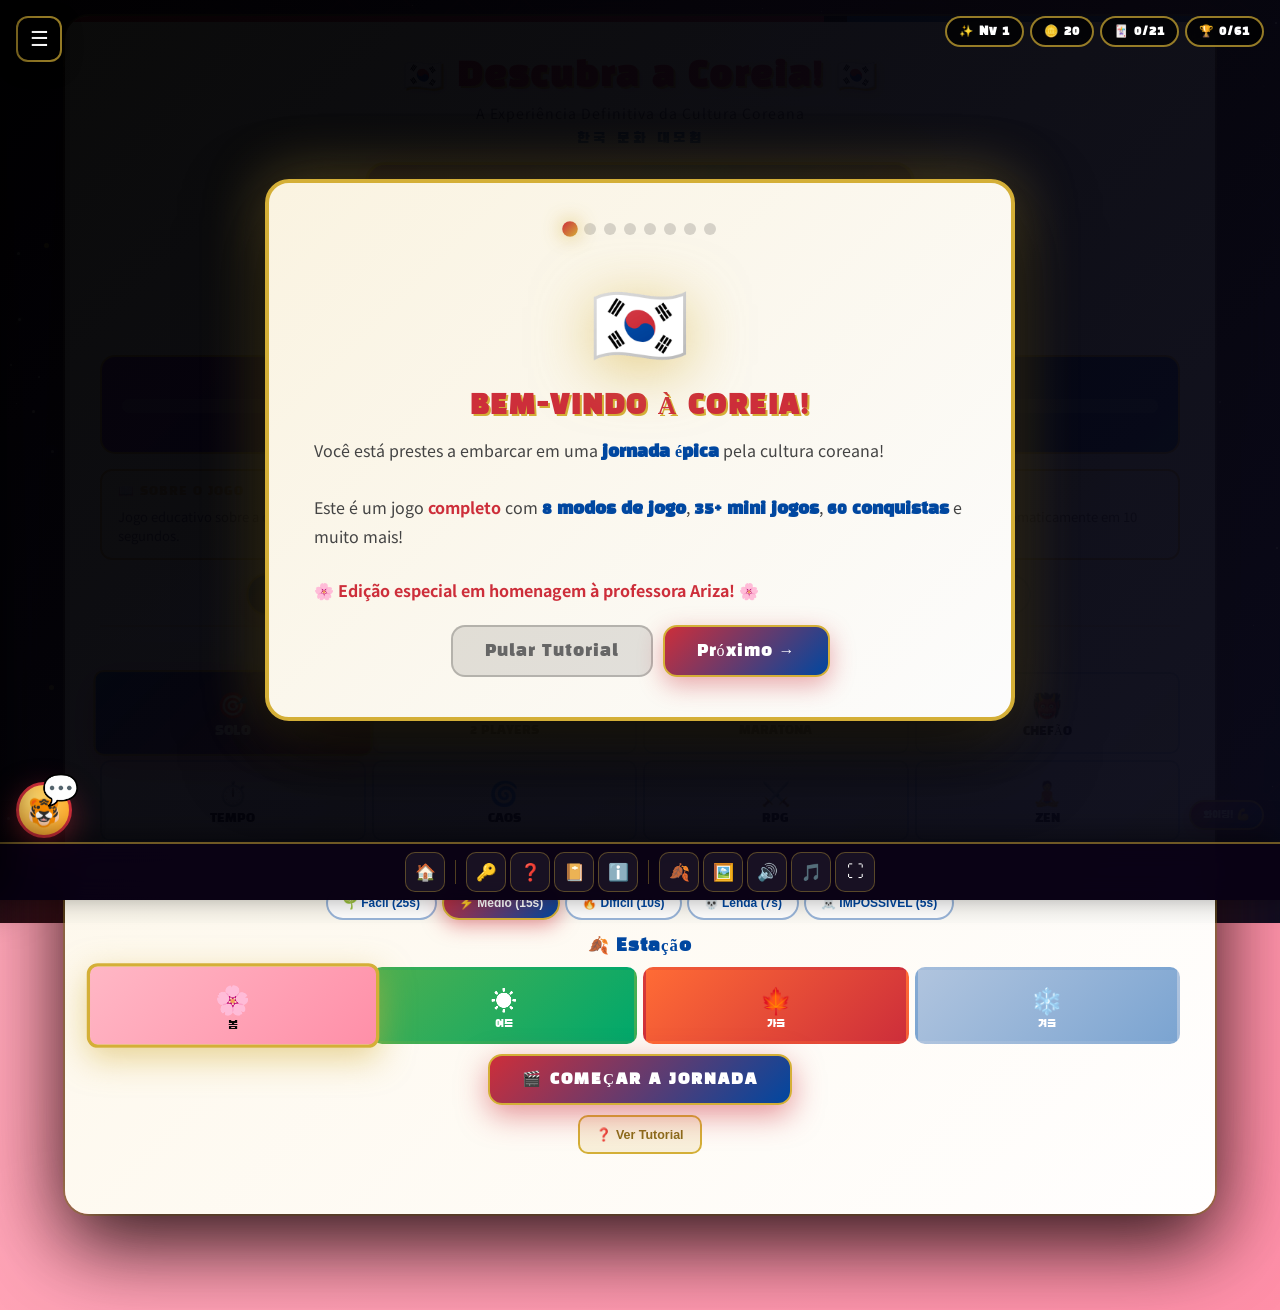
<file: coreia-game/index.html>
<!DOCTYPE html>
<html lang="pt-BR">
<head>
<meta charset="UTF-8">
<meta name="viewport" content="width=device-width, initial-scale=1.0">
<title>🇰🇷 Descubra a Coreia — Edição Ariza Suprema</title>
<link rel="preconnect" href="https://fonts.googleapis.com">
<link rel="preconnect" href="https://fonts.gstatic.com" crossorigin>
<link href="https://fonts.googleapis.com/css2?family=Black+Han+Sans&family=Noto+Sans+KR:wght@300;400;700;900&family=Nanum+Brush+Script&family=Nanum+Myeongjo:wght@400;700;800&family=Gowun+Batang:wght@400;700&display=swap" rel="stylesheet">
<link rel="stylesheet" href="css/style.css">
</head>
<body class="season-spring">

<div class="bg-container"></div>
<div class="bg-layer" id="bg-layer-1"></div>
<div class="bg-layer" id="bg-layer-2"></div>
<div class="stars" id="stars"></div>
<div class="sakura-container" id="sakura"></div>
<div class="fireflies" id="fireflies"></div>

<div class="loading-overlay" id="loading-overlay">
  <div class="loading-content">
    <div class="loading-emoji">🇰🇷</div>
    <div class="loading-title">ARIZA</div>
    <div class="loading-sub">한국 문화 대모험</div>
    <div class="loading-bar"><div class="loading-fill"></div></div>
  </div>
</div>

<!-- ============ MENU LATERAL (☰) ============ -->
<div class="side-menu-overlay" id="side-menu-overlay"></div>

<button class="menu-toggle" id="menu-toggle" title="Menu">☰</button>

<aside class="side-menu" id="side-menu">
  <div class="side-menu-header">
    <span class="side-menu-title">메뉴 · MENU</span>
    <button class="side-menu-close" id="side-menu-close">✕</button>
  </div>

  <div class="side-menu-section">
    <div class="side-menu-label">🎮 AÇÕES RÁPIDAS</div>
    <button class="side-menu-item" id="code-btn">🔑 Códigos Secretos</button>
    <button class="side-menu-item" id="tutorial-btn">❓ Ver Tutorial</button>
    <button class="side-menu-item" id="notes-btn">📔 Diário</button>
    <button class="side-menu-item" id="credits-btn">ℹ️ Sobre o Jogo</button>
  </div>

  <div class="side-menu-section">
    <div class="side-menu-label">🎨 APARÊNCIA</div>
    <button class="side-menu-item" id="bg-btn">🖼️ Trocar Fundo</button>
    <button class="side-menu-item" id="season-btn">🍂 Trocar Estação</button>
    <button class="side-menu-item" id="fullscreen-toggle">⛶ Tela Cheia</button>
  </div>

  <div class="side-menu-section">
    <div class="side-menu-label">🔊 ÁUDIO</div>
    <button class="side-menu-item" id="sound-toggle">🔊 Som: ON</button>
    <button class="side-menu-item" id="music-toggle">🎵 Música: OFF</button>
  </div>
</aside>

<!-- ============ HUD COMPACTO (topo-direita) ============ -->
<div class="top-hud" id="top-hud" style="display:none;">
  <div class="hud-badge" id="hud-level">✨ Nv 1</div>
  <div class="hud-badge" id="hud-coins">🪙 20</div>
  <div class="hud-badge" id="hud-cards">🃏 0/20</div>
  <div class="hud-badge" id="hud-achievements">🏆 0/60</div>
  <div class="hud-badge hidden" id="hud-season"></div>
  <div class="hud-badge hidden" id="hud-pet"></div>
</div>

<!-- ============ BARRA INFERIOR (rodapé fixo) ============ -->
<div class="bottom-bar" id="bottom-bar" style="display:none;">
  <button class="bottom-btn" id="bottom-home" title="Voltar ao Menu">🏠</button>
  <div class="bottom-divider"></div>
  <button class="bottom-btn" id="bottom-code" title="Códigos">🔑</button>
  <button class="bottom-btn" id="bottom-tutorial" title="Tutorial">❓</button>
  <button class="bottom-btn" id="bottom-notes" title="Diário">📔</button>
  <button class="bottom-btn" id="bottom-credits" title="Sobre">ℹ️</button>
  <div class="bottom-divider"></div>
  <button class="bottom-btn" id="bottom-season" title="Estação">🍂</button>
  <button class="bottom-btn" id="bottom-bg" title="Fundo">🖼️</button>
  <button class="bottom-btn" id="bottom-sound" title="Som">🔊</button>
  <button class="bottom-btn" id="bottom-music" title="Música">🎵</button>
  <button class="bottom-btn" id="bottom-fullscreen" title="Tela Cheia">⛶</button>
</div>

<div id="tutorial-screen">
  <div class="tutorial-box">
    <div class="tutorial-progress" id="tutorial-progress"></div>

    <div class="tutorial-step active" data-step="0">
      <span class="tutorial-emoji">🇰🇷</span>
      <h2 class="tutorial-title">BEM-VINDO À COREIA!</h2>
      <p class="tutorial-text">
        Você está prestes a embarcar em uma <strong>jornada épica</strong> pela cultura coreana!<br><br>
        Este é um jogo <em>completo</em> com <strong>8 modos de jogo</strong>, <strong>35+ mini jogos</strong>, <strong>60 conquistas</strong> e muito mais!
        <br><br>
        🌸 <em>Edição especial em homenagem à professora Ariza!</em> 🌸
      </p>
    </div>

    <div class="tutorial-step" data-step="1">
      <span class="tutorial-emoji">🎯</span>
      <h2 class="tutorial-title">COMO JOGAR</h2>
      <p class="tutorial-text">
        No <strong>modo quiz</strong>, use as teclas <span class="tutorial-highlight">1</span> <span class="tutorial-highlight">2</span> <span class="tutorial-highlight">3</span> <span class="tutorial-highlight">4</span> para responder!<br><br>
        ⏱️ Após responder, a próxima pergunta aparece <strong>automaticamente em 10 segundos</strong> ou quando você clica em "Próxima".
        <br><br>
        Atalhos: <span class="tutorial-highlight">H</span> = Dica, <span class="tutorial-highlight">F</span> = 50/50, <span class="tutorial-highlight">Enter</span> = Próxima
      </p>
    </div>

    <div class="tutorial-step" data-step="2">
      <span class="tutorial-emoji">💰</span>
      <h2 class="tutorial-title">MOEDAS E NÍVEL</h2>
      <p class="tutorial-text">
        Cada acerto dá <strong>moedas (🪙)</strong> e <strong>XP</strong>!<br><br>
        ⚠️ <em>Atenção:</em> O jogo é <strong>desafiador</strong>! Você precisa de <em>100 XP</em> para subir de nível e os preços da loja são altos!<br><br>
        💡 <strong>Dica:</strong> Complete missões e use códigos!
      </p>
    </div>

    <div class="tutorial-step" data-step="3">
      <span class="tutorial-emoji">🐯</span>
      <h2 class="tutorial-title">ADOTE UM PET</h2>
      <p class="tutorial-text">
        Adote <strong>8 pets coreanos</strong> diferentes!<br><br>
        🐯 <em>Horang-i</em> (Tigre) • 🐉 <em>Yong</em> (Dragão)<br>
        🦊 <em>Gumiho</em> (Raposa) • 🦢 <em>Hak</em> (Grou)<br><br>
        <strong>Cuide bem do seu pet!</strong>
      </p>
    </div>

    <div class="tutorial-step" data-step="4">
      <span class="tutorial-emoji">🎮</span>
      <h2 class="tutorial-title">MINI JOGOS</h2>
      <p class="tutorial-text">
        Explore <strong>35+ mini jogos</strong>! Cada um com explicação própria!<br><br>
        🧠 Memória • 🧩 Puzzle • 🎨 Pintura<br>
        ✍️ Caligrafia • 🎹 Piano • 🥁 Tambor<br>
        🃏 TCG • ⚫ Go • 🎰 Caça-Níquel<br><br>
        ⚠️ <strong>Cada mini jogo é difícil!</strong>
      </p>
    </div>

    <div class="tutorial-step" data-step="5">
      <span class="tutorial-emoji">🔑</span>
      <h2 class="tutorial-title">CÓDIGOS SECRETOS</h2>
      <p class="tutorial-text">
        Tente digitar:<br>
        <span class="tutorial-highlight">화이팅</span>
        <span class="tutorial-highlight">대박</span>
        <span class="tutorial-highlight">한국</span>
        <span class="tutorial-highlight">KOREA</span>
        <span class="tutorial-highlight">ARIZA</span>
        <br><br>
        🌸 <em>O código ARIZA dá recompensa especial!</em> 🌸
      </p>
    </div>

    <div class="tutorial-step" data-step="6">
      <span class="tutorial-emoji">🏆</span>
      <h2 class="tutorial-title">MISSÕES E CONQUISTAS</h2>
      <p class="tutorial-text">
        Complete <strong>missões diárias</strong> e desbloqueie <strong>60 conquistas</strong>!<br><br>
        Cada conquista aparece com animação especial! 🎉
      </p>
    </div>

    <div class="tutorial-step" data-step="7">
      <span class="tutorial-emoji">🌸</span>
      <h2 class="tutorial-title">HOMENAGEM ESPECIAL</h2>
      <p class="tutorial-text">
        Este jogo é dedicado à professora <strong>Ariza</strong>!<br><br>
        🌸 Você encontrará o nome dela em vários lugares:
        <br>📛 Gerador de Nomes
        <br>💬 Frases em Coreano
        <br>🇰🇷 Hangul Game
        <br>🔑 Código Secreto
        <br><br>
        <em>선생님, 감사합니다!</em> (Obrigado, professora!)
      </p>
    </div>

    <div class="tutorial-buttons">
      <button class="tutorial-btn skip" id="tutorial-skip">Pular Tutorial</button>
      <button class="tutorial-btn" id="tutorial-next">Próximo →</button>
    </div>
  </div>
</div>

<div class="mascot" id="mascot" style="display:none;">
  <div class="mascot-body">🐯</div>
</div>
<div class="mascot-bubble" id="mascot-bubble" style="display:none;">
  <span class="mascot-name">호랑이 (Horang-i)</span>
  <span id="mascot-text">안녕! Bem-vindo à Coreia! 🇰🇷</span>
</div>

<div class="container" id="main-container" style="display:none;">
  <div class="flag-bar"></div>

  <div id="start-screen" class="screen">
    <h1>🇰🇷 Descubra a Coreia! 🇰🇷</h1>
    <p class="subtitle">A Experiência Definitiva da Cultura Coreana</p>
    <p class="korean-subtitle">한국 문화 대모험</p>

    <div class="ariza-tribute">
      <div class="ariza-tribute-label">✨ EDIÇÃO ESPECIAL EM HOMENAGEM A ✨</div>
      <div class="ariza-tribute-name">ARIZA</div>
      <div class="ariza-tribute-korean">아리자 선생님 🇰🇷</div>
      <div class="ariza-tribute-msg">"선생님, 감사합니다!" — Obrigado(a), professora!</div>
    </div>

    <div class="level-display-box">
      <div class="level-title">✨ NÍVEL <span id="level-display">1</span> ✨</div>
      <div class="level-progress-bar"><div id="level-progress-fill" class="level-progress-fill"></div></div>
      <div class="level-xp">XP: <span id="xp-display">0</span> / 100</div>
    </div>

    <div class="explain-box">
      <div class="explain-title">📖 SOBRE O JOGO</div>
      Jogo educativo sobre a cultura coreana com quiz, mini jogos, pets e conquistas! 
      Cada mini jogo tem explicação própria. As perguntas avançam automaticamente em 10 segundos.
    </div>

    <div class="tabs-container">
      <div class="tab-header">
        <button class="tab-btn active" data-tab="tab-play">🎮 JOGAR</button>
        <button class="tab-btn" data-tab="tab-minigames">🎯 MINI JOGOS</button>
        <button class="tab-btn" data-tab="tab-explore">🌏 EXPLORAR</button>
        <button class="tab-btn" data-tab="tab-social">👥 SOCIAL</button>
        <button class="tab-btn" data-tab="tab-extras">🎁 EXTRAS</button>
        <button class="tab-btn" data-tab="tab-learn">📚 APRENDER</button>
      </div>

      <div class="tab-content active" id="tab-play">
        <h2>🎮 Escolha o Modo</h2>
        <div class="mode-selection">
          <div class="mode-card selected" data-mode="solo"><span class="mode-icon">🎯</span><div class="mode-title">SOLO</div></div>
          <div class="mode-card" data-mode="duo"><span class="mode-icon">👥</span><div class="mode-title">2 PLAYERS</div></div>
          <div class="mode-card" data-mode="maratona"><span class="mode-icon">🏃</span><div class="mode-title">MARATONA</div></div>
          <div class="mode-card" data-mode="boss"><span class="mode-icon">👹</span><div class="mode-title">CHEFÃO</div></div>
          <div class="mode-card" data-mode="tempo"><span class="mode-icon">⏱️</span><div class="mode-title">TEMPO</div></div>
          <div class="mode-card" data-mode="caos"><span class="mode-icon">🌀</span><div class="mode-title">CAOS</div></div>
          <div class="mode-card" data-mode="rpg"><span class="mode-icon">⚔️</span><div class="mode-title">RPG</div></div>
          <div class="mode-card" data-mode="meditacao"><span class="mode-icon">🧘</span><div class="mode-title">ZEN</div></div>
        </div>

        <h2>⚡ Dificuldade</h2>
        <div class="difficulty-selection">
          <button class="diff-btn" data-diff="facil">🌱 Fácil (25s)</button>
          <button class="diff-btn active" data-diff="medio">⚡ Médio (15s)</button>
          <button class="diff-btn" data-diff="dificil">🔥 Difícil (10s)</button>
          <button class="diff-btn" data-diff="lenda">💀 Lenda (7s)</button>
          <button class="diff-btn" data-diff="impossivel">☠️ IMPOSSÍVEL (5s)</button>
        </div>

        <h2>🍂 Estação</h2>
        <div class="season-selection">
          <div class="season-card season-spring active" data-season="spring"><span class="season-emoji">🌸</span><div class="season-name">봄</div></div>
          <div class="season-card season-summer" data-season="summer"><span class="season-emoji">☀️</span><div class="season-name">여름</div></div>
          <div class="season-card season-autumn" data-season="autumn"><span class="season-emoji">🍁</span><div class="season-name">가을</div></div>
          <div class="season-card season-winter" data-season="winter"><span class="season-emoji">❄️</span><div class="season-name">겨울</div></div>
        </div>

        <button class="primary-btn" id="start-btn">🎬 COMEÇAR A JORNADA</button>
        <div class="btn-row">
          <button class="btn-secondary" id="tutorial-btn2">❓ Ver Tutorial</button>
        </div>
      </div>

      <div class="tab-content" id="tab-minigames">
        <div class="section-info">
          <span class="emoji">🎯</span> <strong>MINI JOGOS:</strong> Cada jogo tem explicação própria e dá moedas e XP.
        </div>

        <h2>🎯 Habilidade</h2>
        <div class="btn-row">
          <button class="btn-secondary" data-action="memory">🧠 Memória</button>
          <button class="btn-secondary" data-action="puzzle">🧩 Puzzle</button>
          <button class="btn-secondary" data-action="go">⚫ Go</button>
          <button class="btn-secondary" data-action="reaction">⚡ Reflexo</button>
          <button class="btn-secondary" data-action="sudoku">🔢 Sudoku</button>
          <button class="btn-secondary" data-action="maze">🌀 Labirinto</button>
        </div>

        <h2>🎨 Artísticos</h2>
        <div class="btn-row">
          <button class="btn-secondary" data-action="paint">🎨 Pintura</button>
          <button class="btn-secondary" data-action="calligraphy">✍️ Caligrafia</button>
          <button class="btn-secondary" data-action="mandala">🌺 Mandala</button>
          <button class="btn-secondary" data-action="pixel">🖼️ Pixel Art</button>
          <button class="btn-secondary" data-action="hanbok">👘 Hanbok</button>
        </div>

        <h2>🎵 Música</h2>
        <div class="btn-row">
          <button class="btn-secondary" data-action="piano">🎹 Piano</button>
          <button class="btn-secondary" data-action="drum">🥁 Tambor</button>
          <button class="btn-secondary" data-action="karaoke">🎤 Karaokê</button>
        </div>

        <h2>🎲 Azar</h2>
        <div class="btn-row">
          <button class="btn-secondary" data-action="dice">🎲 Dado</button>
          <button class="btn-secondary" data-action="fortune">🔮 Fortuna</button>
          <button class="btn-secondary" data-action="scratch">🎰 Raspadinha</button>
          <button class="btn-secondary" data-action="slot">🎰 Caça-Níquel</button>
        </div>

        <h2>⚔️ Batalhas</h2>
        <div class="btn-row">
          <button class="btn-secondary" data-action="tcg-battle">🃏 Batalha TCG</button>
          <button class="btn-secondary" data-action="pet-battle">🐯 Batalha de Pets</button>
        </div>
      </div>

      <div class="tab-content" id="tab-explore">
        <h2>🌆 Mundo</h2>
        <div class="btn-row">
          <button class="btn-secondary" data-action="world">🌆 Mundo 3D</button>
          <button class="btn-secondary" data-action="palaces">🏯 Palácios</button>
          <button class="btn-secondary" data-action="korea-map">🗺️ Mapa</button>
          <button class="btn-secondary" data-action="characters">👥 Personagens</button>
          <button class="btn-secondary" data-action="timeline">📅 Linha do Tempo</button>
        </div>

        <h2>🎬 Cultura Pop</h2>
        <div class="btn-row">
          <button class="btn-secondary" data-action="cinema">🎬 Cinema</button>
          <button class="btn-secondary" data-action="idol">🎤 K-Idol</button>
          <button class="btn-secondary" data-action="restaurant">🍽️ Restaurante</button>
          <button class="btn-secondary" data-action="farm">🌾 Fazenda</button>
        </div>
      </div>

      <div class="tab-content" id="tab-social">
        <h2>🐯 Pet</h2>
        <div class="btn-row">
          <button class="btn-secondary" data-action="pet">🐯 Meu Pet</button>
          <button class="btn-secondary" data-action="pet-select">🎁 Escolher Pet</button>
        </div>

        <h2>📅 Missões</h2>
        <div class="btn-row">
          <button class="btn-secondary" data-action="missions">📅 Missões</button>
          <button class="btn-secondary" data-action="achievements">🏆 Conquistas</button>
        </div>
      </div>

      <div class="tab-content" id="tab-extras">
        <h2>🎁 Recompensas</h2>
        <div class="btn-row">
          <button class="btn-secondary" data-action="daily">🎁 Diário</button>
          <button class="btn-secondary" data-action="shop">🛒 Loja</button>
          <button class="btn-secondary" data-action="cards">🃏 Cartas</button>
          <button class="btn-secondary" data-action="skills">🌳 Habilidades</button>
          <button class="btn-secondary" data-action="treasure">💎 Tesouro</button>
          <button class="btn-secondary" data-action="code">🔑 Códigos</button>
        </div>

        <h2>📊 Progresso</h2>
        <div class="btn-row">
          <button class="btn-secondary" data-action="stats">📊 Stats</button>
          <button class="btn-secondary" data-action="tarot">🔮 Tarô</button>
          <button class="btn-secondary" data-action="tea">🍵 Chá</button>
          <button class="btn-secondary" data-action="spa">💆 Spa</button>
        </div>
      </div>

      <div class="tab-content" id="tab-learn">
        <h2>📚 Aprenda Coreano</h2>
        <div class="btn-row">
          <button class="btn-secondary" data-action="hangul-conv">한 Conversor</button>
          <button class="btn-secondary" data-action="names">📛 Nomes</button>
          <button class="btn-secondary" data-action="phrases">💬 Frases</button>
          <button class="btn-secondary" data-action="hangul">🇰🇷 Hangul Game</button>
        </div>

        <h2>🎓 Cultura</h2>
        <div class="btn-row">
          <button class="btn-secondary" data-action="sijo">📜 Sijo</button>
          <button class="btn-secondary" data-action="constellation">✨ Constelações</button>
          <button class="btn-secondary" data-action="saju">🌟 Saju</button>
        </div>

        <h2>🎯 Quiz</h2>
        <div class="btn-row">
          <button class="btn-secondary" data-action="quick-quiz">⚡ Rápido</button>
          <button class="btn-secondary" data-action="food-quiz">🍜 Comida</button>
          <button class="btn-secondary" data-action="word-quiz">📝 Palavras</button>
        </div>
      </div>
    </div>
  </div>

  <div id="game-area" class="screen hidden">
    <div id="boss-area" class="hidden">
      <div class="boss-header">
        <div class="boss-emoji" id="boss-emoji">👹</div>
        <div class="boss-name" id="boss-name">Dokkaebi</div>
        <div class="boss-hp-bar"><div class="boss-hp-fill" id="boss-hp" style="width:100%"></div></div>
      </div>
    </div>

    <div id="rpg-area" class="hidden">
      <div class="rpg-stats">
        <div class="rpg-stat"><span>💪 Força</span><div class="rpg-stat-bar"><div class="rpg-stat-fill" id="rpg-forca" style="width:50%"></div></div><span id="rpg-forca-val">3</span></div>
        <div class="rpg-stat"><span>🧠 Intel.</span><div class="rpg-stat-bar"><div class="rpg-stat-fill" id="rpg-int" style="width:50%"></div></div><span id="rpg-int-val">3</span></div>
        <div class="rpg-stat"><span>🍀 Sorte</span><div class="rpg-stat-bar"><div class="rpg-stat-fill" id="rpg-sorte" style="width:50%"></div></div><span id="rpg-sorte-val">3</span></div>
        <div class="rpg-stat"><span>✨ Carisma</span><div class="rpg-stat-bar"><div class="rpg-stat-fill" id="rpg-carisma" style="width:50%"></div></div><span id="rpg-carisma-val">3</span></div>
      </div>
    </div>

    <div class="chapter-panel" id="chapter-panel"></div>
    <div class="progress-bar"><div class="progress-fill" id="progress" style="width:0%"></div></div>

    <div class="stats">
      <div class="stat"><span class="stat-label">Pergunta</span><span class="stat-value" id="q-number">1/10</span></div>
      <div class="stat"><span class="stat-label" id="score-label">Pontos</span><span class="stat-value" id="score">0</span></div>
      <div class="stat"><span class="stat-label">Acertos</span><span class="stat-value" id="hits">0</span></div>
      <div class="stat"><span class="stat-label">Streak</span><span class="stat-value" id="streak">0🔥</span></div>
      <div class="stat"><span class="stat-label">Combo</span><span class="stat-value" id="combo">0</span></div>
      <div class="stat"><span class="stat-label">Karma</span><span class="stat-value" id="karma">50</span></div>
    </div>

    <div class="timer-bar"><div class="timer-fill" id="timer" style="width:100%"></div></div>
    <div id="question"></div>
    <div class="hint-box" id="hint-box"><div class="hint-title">💡 DICA</div><div id="hint-text"></div></div>
    <div class="answers" id="answers"></div>
    <div id="feedback"></div>

    <div class="auto-next-bar" id="auto-next-bar">
      <div class="auto-next-fill" id="auto-next-fill"></div>
      <div class="auto-next-text" id="auto-next-text">⏱️ Próxima em 10s</div>
    </div>

    <div class="powers-bar" id="powers-bar">
      <div class="powers-title">⚡ PODERES <span class="powers-coins">🪙 <span id="powers-coins-value">0</span></span></div>
      <div class="powers-row">
        <button class="power-btn" id="hint-btn" data-cost="15">
          <span class="power-icon">💡</span>
          <span class="power-name">Dica</span>
          <span class="power-cost">15 🪙</span>
        </button>
        <button class="power-btn" id="skip-btn" data-cost="25">
          <span class="power-icon">⏭️</span>
          <span class="power-name">Pular</span>
          <span class="power-cost">25 🪙</span>
        </button>
        <button class="power-btn" id="fifty-btn" data-cost="30">
          <span class="power-icon">⚖️</span>
          <span class="power-name">50/50</span>
          <span class="power-cost">30 🪙</span>
        </button>
        <button class="power-btn" id="freeze-btn" data-cost="20">
          <span class="power-icon">🧊</span>
          <span class="power-name">Congelar</span>
          <span class="power-cost">20 🪙</span>
        </button>
        <button class="power-btn" id="double-btn" data-cost="40">
          <span class="power-icon">💰</span>
          <span class="power-name">Dobro</span>
          <span class="power-cost">40 🪙</span>
        </button>
        <button class="power-btn" id="time-btn" data-cost="15">
          <span class="power-icon">⏰</span>
          <span class="power-name">+10s</span>
          <span class="power-cost">15 🪙</span>
        </button>
      </div>
    </div>

    <div class="btn-row">
      <button class="primary-btn hidden" id="next-btn">Próxima →</button>
    </div>
    <div class="btn-row">
      <button class="btn-secondary" id="game-back-btn">⬅️ VOLTAR AO MENU</button>
    </div>
  </div>

  <div id="end-screen" class="screen hidden">
    <div class="trophy" id="trophy">🏆</div>
    <h2 id="end-title"></h2>
    <p class="final-score" id="final-score"></p>
    <p id="end-message"></p>

    <div class="final-stats">
      <div class="final-stat"><span class="final-stat-value" id="final-hits">0</span><span class="final-stat-label">Acertos</span></div>
      <div class="final-stat"><span class="final-stat-value" id="final-wrong">0</span><span class="final-stat-label">Erros</span></div>
      <div class="final-stat"><span class="final-stat-value" id="final-time">0s</span><span class="final-stat-label">Tempo</span></div>
      <div class="final-stat"><span class="final-stat-value" id="final-streak">0</span><span class="final-stat-label">Streak</span></div>
    </div>

    <h3 class="final-section-title">🏅 CONQUISTAS</h3>
    <div class="achievements-grid" id="achievements-grid"></div>

    <h3 class="final-section-title">🏆 RANKING</h3>
    <div class="leaderboard" id="leaderboard"></div>

    <div id="podium" class="hidden"></div>

    <h3 class="final-section-title">📜 REVISÃO</h3>
    <div class="history-box" id="history"></div>

    <div class="btn-row">
      <button class="primary-btn" id="restart-btn">🔄 Jogar</button>
      <button class="btn-secondary" id="share-btn">📤 Enviar</button>
      <button class="btn-secondary" id="home-btn">🏠 Início</button>
    </div>
  </div>
</div>

<div class="fighting-badge" id="fighting-badge" style="display:none;">화이팅! 💪</div>

<script src="js/utils.js"></script>
<script src="js/data.js"></script>
<script src="js/state.js"></script>
<script src="js/storage.js"></script>
<script src="js/audio.js"></script>
<script src="js/backgrounds.js"></script>
<script src="js/particles.js"></script>
<script src="js/effects.js"></script>
<script src="js/modal.js"></script>
<script src="js/achievements.js"></script>
<script src="js/hud.js"></script>
<script src="js/tutorial.js"></script>
<script src="js/mascot.js"></script>
<script src="js/tabs.js"></script>
<script src="js/minigames.js"></script>
<script src="js/quiz-game.js"></script>
<script src="js/main.js"></script>
</body>
</html>
</file>
<file: coreia-game/css/style.css>
/* ============ RESET ============ */
* { margin: 0; padding: 0; box-sizing: border-box; user-select: none; -webkit-tap-highlight-color: transparent; }
html, body { overflow-x: hidden; min-height: 100%; }

:root {
  --vermelho: #cd2e3a;
  --azul: #0047a0;
  --preto: #0a0a0a;
  --dourado: #d4af37;
  --rosa: #ffb7c5;
  --creme: #fdf6e3;
  --roxo: #6a1b9a;
  --jade: #00a86b;
  --laranja: #ff6b35;
  --ciano: #00d4ff;
}

body {
  font-family: 'Noto Sans KR', sans-serif;
  background: #1a0a1a;
  display: flex;
  justify-content: center;
  align-items: flex-start;
  padding: 20px;
  position: relative;
  color: var(--preto);
  min-height: 100vh;
}

.hidden { display: none !important; }

/* ============ ANIMAÇÕES GLOBAIS ============ */
@keyframes fadeIn { from { opacity: 0; transform: translateY(15px); } to { opacity: 1; transform: translateY(0); } }
@keyframes fadeOut { from { opacity: 1; } to { opacity: 0; } }
@keyframes popIn { 0% { transform: scale(0); opacity: 0; } 60% { transform: scale(1.15); } 100% { transform: scale(1); opacity: 1; } }
@keyframes slideInLeft { from { opacity: 0; transform: translateX(-40px); } to { opacity: 1; transform: translateX(0); } }
@keyframes slideInRight { from { opacity: 0; transform: translateX(40px); } to { opacity: 1; transform: translateX(0); } }
@keyframes slideInDown { 0% { transform: translateY(-80px); opacity: 0; } 100% { transform: translateY(0); opacity: 1; } }
@keyframes shake { 0%, 100% { transform: translateX(0); } 20%, 60% { transform: translateX(-10px); } 40%, 80% { transform: translateX(10px); } }
@keyframes bounce { 0%, 100% { transform: translateY(0); } 50% { transform: translateY(-15px); } }
@keyframes pulse { 0%, 100% { transform: scale(1); } 50% { transform: scale(1.05); } }
@keyframes float { 0%, 100% { transform: translateY(0) rotate(-3deg); } 50% { transform: translateY(-15px) rotate(3deg); } }
@keyframes twinkle { 0%, 100% { opacity: 0.2; transform: scale(1); } 50% { opacity: 1; transform: scale(1.5); } }
@keyframes bump { 0%, 100% { transform: scale(1); } 50% { transform: scale(1.4); color: var(--vermelho); } }
@keyframes glowPulse { 0%, 100% { box-shadow: 0 0 20px rgba(212,175,55,0.5); } 50% { box-shadow: 0 0 40px rgba(212,175,55,1); } }

/* ============ LOADING ============ */
.loading-overlay {
  position: fixed; inset: 0; z-index: 9999;
  background: linear-gradient(135deg, #1a0a2e 0%, #2a0a1a 50%, #0a1a2e 100%);
  display: flex; align-items: center; justify-content: center;
  transition: opacity 1s ease;
}
.loading-overlay.fade-out { opacity: 0; pointer-events: none; }
.loading-content { text-align: center; }
.loading-emoji { font-size: 6em; animation: bounce 1.5s ease-in-out infinite; filter: drop-shadow(0 15px 40px rgba(212,175,55,0.7)); }
.loading-title {
  font-family: 'Black Han Sans'; font-size: 3em;
  background: linear-gradient(90deg, #ffd700, #fff, #ffd700);
  background-size: 200% 100%;
  -webkit-background-clip: text; background-clip: text;
  -webkit-text-fill-color: transparent;
  letter-spacing: 10px; margin: 15px 0;
  animation: glowPulse 2s ease-in-out infinite;
}
.loading-sub { color: var(--rosa); letter-spacing: 4px; font-size: 1em; }
.loading-bar { width: 250px; height: 6px; background: rgba(255,255,255,0.1); border-radius: 3px; margin: 30px auto 0; overflow: hidden; }
.loading-fill { height: 100%; width: 0%; background: linear-gradient(90deg, var(--vermelho), var(--dourado), var(--azul)); border-radius: 3px; animation: loadFill 3s ease-in-out forwards; }
@keyframes loadFill { to { width: 100%; } }

/* ============ FUNDO ============ */
.bg-container { position: fixed; inset: 0; z-index: -5; background: linear-gradient(135deg, #1a0a2e 0%, #2a0a1a 50%, #0a1a2e 100%); }
.bg-layer {
  position: fixed; inset: 0; z-index: -4;
  background-size: cover; background-position: center;
  background-repeat: no-repeat; background-attachment: fixed;
  transition: opacity 2s ease-in-out, filter 3s ease, transform 8s ease;
  opacity: 0; will-change: opacity;
}
.bg-layer.active { opacity: 1; transform: scale(1.05); }
.bg-layer::before {
  content: ''; position: absolute; inset: 0;
  background: linear-gradient(135deg, rgba(10,10,26,0.75) 0%, rgba(26,10,10,0.70) 50%, rgba(10,10,26,0.75) 100%);
}
body.season-spring .bg-layer.active { filter: brightness(1) saturate(1.2); }
body.season-summer .bg-layer.active { filter: brightness(1) saturate(1.3) hue-rotate(-15deg); }
body.season-autumn .bg-layer.active { filter: brightness(0.95) saturate(1.25) hue-rotate(25deg); }
body.season-winter .bg-layer.active { filter: brightness(1.1) saturate(0.7) hue-rotate(180deg); }

body::before {
  content: ''; position: fixed; inset: 0;
  background-image:
    repeating-linear-gradient(45deg, transparent 0, transparent 40px, rgba(212,175,55,0.04) 40px, rgba(212,175,55,0.04) 42px),
    repeating-linear-gradient(-45deg, transparent 0, transparent 40px, rgba(212,175,55,0.04) 40px, rgba(212,175,55,0.04) 42px);
  pointer-events: none; z-index: -1;
}

.stars { position: fixed; inset: 0; z-index: 0; pointer-events: none; overflow: hidden; }
.star {
  position: absolute; width: 2px; height: 2px;
  background: white; border-radius: 50%;
  animation: twinkle 3s infinite;
  box-shadow: 0 0 6px rgba(255,255,255,0.8);
}

.sakura-container { position: fixed; inset: 0; pointer-events: none; z-index: 1; overflow: hidden; }
.sakura { position: absolute; top: -50px; animation: fall linear infinite; opacity: 0.9; filter: drop-shadow(0 0 5px rgba(255,183,197,0.6)); }
@keyframes fall {
  0% { transform: translateY(-50px) rotate(0) translateX(0); opacity: 0; }
  10% { opacity: 1; }
  90% { opacity: 1; }
  100% { transform: translateY(110vh) rotate(720deg) translateX(120px); opacity: 0; }
}

.fireflies { position: fixed; inset: 0; pointer-events: none; z-index: 2; }
.firefly {
  position: absolute; width: 5px; height: 5px;
  background: #ffeb3b; border-radius: 50%;
  box-shadow: 0 0 15px #ffeb3b, 0 0 30px #ffeb3b;
  animation: fireflyFloat linear infinite;
}
@keyframes fireflyFloat {
  0%, 100% { transform: translate(0, 0); opacity: 0.3; }
  25% { transform: translate(80px, -60px); opacity: 1; }
  50% { transform: translate(-50px, -120px); opacity: 0.8; }
  75% { transform: translate(-90px, -30px); opacity: 1; }
}

/* ============ BOTÃO VOLTAR ============ */
.back-button {
  position: fixed; top: 20px; left: 50%; transform: translateX(-50%);
  z-index: 1500; padding: 10px 24px;
  background: linear-gradient(135deg, var(--vermelho), var(--azul));
  color: white; border: 2px solid var(--dourado); border-radius: 30px;
  font-family: 'Black Han Sans'; font-size: 0.85em; letter-spacing: 1px;
  cursor: pointer; box-shadow: 0 10px 30px rgba(205,46,58,0.6);
  display: none; align-items: center; gap: 6px; transition: all 0.3s;
}
.back-button.active { display: flex; animation: slideInDown 0.4s ease-out; }
.back-button:hover {
  transform: translateX(-50%) scale(1.08) translateY(-3px);
  background: linear-gradient(135deg, var(--dourado), var(--vermelho));
  box-shadow: 0 15px 40px rgba(212,175,55,0.8);
}

/* ============ CONTROLES ============ */
.floating-controls { position: fixed; top: 20px; left: 20px; display: flex; gap: 6px; z-index: 100; flex-wrap: wrap; max-width: 350px; }
.ctrl-btn {
  width: 42px; height: 42px; border-radius: 50%;
  background: rgba(0,0,0,0.65); backdrop-filter: blur(10px);
  border: 2px solid rgba(212,175,55,0.7); color: white;
  font-size: 1.05em; cursor: pointer; transition: all 0.3s;
  display: flex; align-items: center; justify-content: center;
}
.ctrl-btn:hover { background: rgba(212,175,55,0.5); transform: scale(1.15) rotate(10deg); box-shadow: 0 0 25px rgba(212,175,55,0.9); }
.ctrl-btn:active { transform: scale(0.95); }

.top-hud { position: fixed; top: 20px; right: 20px; display: flex; gap: 5px; z-index: 100; flex-wrap: wrap; max-width: 550px; justify-content: flex-end; }
.hud-badge {
  background: rgba(0,0,0,0.75); backdrop-filter: blur(10px);
  border: 2px solid rgba(212,175,55,0.7);
  border-radius: 30px; padding: 6px 12px;
  color: white; font-weight: 700; font-size: 0.72em;
  font-family: 'Black Han Sans'; letter-spacing: 1px;
  display: flex; align-items: center; gap: 5px; transition: all 0.3s;
}
.hud-badge:hover { transform: scale(1.05); border-color: var(--dourado); }
.hud-badge.bump { animation: bump 0.5s; }

/* ============ MASCOTE ============ */
.mascot { position: fixed; bottom: 20px; left: 20px; z-index: 50; cursor: pointer; transition: transform 0.3s; }
.mascot:hover { transform: scale(1.15) rotate(-5deg); }
.mascot-body {
  width: 70px; height: 70px; border-radius: 50%;
  background: radial-gradient(circle at 30% 30%, #ffdb70, #ff9f1c);
  border: 3px solid var(--vermelho);
  display: flex; align-items: center; justify-content: center;
  font-size: 2.2em; box-shadow: 0 10px 30px rgba(205,46,58,0.5);
  animation: float 3s ease-in-out infinite; position: relative;
}
.mascot-body::after {
  content: '💬'; position: absolute; top: -20px; right: -10px;
  font-size: 1.1em; animation: pulse 2s infinite;
}
.mascot-bubble {
  position: fixed; bottom: 100px; left: 100px;
  background: linear-gradient(135deg, #fff, #fdf6e3);
  border: 2px solid var(--dourado); border-radius: 16px;
  padding: 12px 16px; max-width: 280px; z-index: 51;
  box-shadow: 0 10px 30px rgba(0,0,0,0.5);
  display: none; font-size: 0.85em; color: var(--azul);
}
.mascot-bubble.show { display: block; animation: popIn 0.4s; }
.mascot-name { font-family: 'Black Han Sans'; color: var(--vermelho); display: block; margin-bottom: 4px; }

/* ============ TUTORIAL ============ */
#tutorial-screen {
  position: fixed; inset: 0; z-index: 500;
  background: linear-gradient(135deg, rgba(0,0,0,0.96), rgba(10,10,26,0.96));
  display: none; align-items: center; justify-content: center;
  padding: 20px; overflow-y: auto;
}
#tutorial-screen.active { display: flex; animation: fadeIn 0.5s; }
.tutorial-box {
  background: linear-gradient(135deg, rgba(253,246,227,0.99), rgba(255,255,255,0.99));
  border-radius: 24px; max-width: 750px; width: 100%;
  padding: 40px 35px; border: 4px solid var(--dourado);
  box-shadow: 0 30px 80px rgba(0,0,0,0.8), 0 0 60px rgba(212,175,55,0.4);
  text-align: center; max-height: 92vh; overflow-y: auto;
  animation: popIn 0.6s cubic-bezier(0.34, 1.56, 0.64, 1);
}
.tutorial-step { display: none; }
.tutorial-step.active { display: block; animation: fadeIn 0.5s; }
.tutorial-emoji { font-size: 5em; display: block; margin-bottom: 15px; animation: float 3s ease-in-out infinite; filter: drop-shadow(0 10px 30px rgba(212,175,55,0.6)); }
.tutorial-title { font-family: 'Black Han Sans'; color: var(--vermelho); font-size: 1.6em; margin-bottom: 15px; letter-spacing: 2px; text-shadow: 2px 2px 0 var(--dourado); }
.tutorial-text { font-size: 1em; line-height: 1.7; color: #444; margin-bottom: 20px; padding: 0 10px; text-align: left; }
.tutorial-text strong { color: var(--azul); font-family: 'Black Han Sans'; }
.tutorial-text em { color: var(--vermelho); font-style: normal; font-weight: 700; }
.tutorial-highlight {
  display: inline-block; padding: 3px 10px;
  background: linear-gradient(135deg, rgba(212,175,55,0.25), rgba(255,183,197,0.25));
  border: 2px solid var(--dourado); border-radius: 8px;
  font-family: 'Black Han Sans'; color: var(--vermelho); margin: 3px;
}
.tutorial-progress { display: flex; justify-content: center; gap: 8px; margin-bottom: 25px; flex-wrap: wrap; }
.tutorial-dot { width: 12px; height: 12px; border-radius: 50%; background: rgba(0,0,0,0.15); transition: all 0.3s; }
.tutorial-dot.active { background: linear-gradient(135deg, var(--vermelho), var(--dourado)); transform: scale(1.3); box-shadow: 0 0 15px rgba(212,175,55,0.8); }
.tutorial-dot.done { background: var(--jade); }
.tutorial-buttons { display: flex; gap: 10px; justify-content: center; flex-wrap: wrap; }
.tutorial-btn {
  padding: 14px 32px; background: linear-gradient(135deg, var(--vermelho), var(--azul));
  color: white; border: 2px solid var(--dourado); border-radius: 14px;
  font-family: 'Black Han Sans'; font-size: 1em; letter-spacing: 1px;
  cursor: pointer; transition: all 0.3s;
  box-shadow: 0 8px 25px rgba(205,46,58,0.4);
  position: relative; overflow: hidden;
}
.tutorial-btn::after { content: ''; position: absolute; inset: 0; background: linear-gradient(90deg, transparent, rgba(255,255,255,0.4), transparent); transform: translateX(-100%); transition: transform 0.6s; }
.tutorial-btn:hover { transform: scale(1.05) translateY(-3px); box-shadow: 0 15px 40px rgba(205,46,58,0.6); }
.tutorial-btn:hover::after { transform: translateX(100%); }
.tutorial-btn.skip { background: rgba(0,0,0,0.1); color: #666; border-color: rgba(0,0,0,0.2); box-shadow: none; }

/* ============ CONTAINER ============ */
.container {
  background: linear-gradient(135deg, rgba(253,246,227,0.99), rgba(255,255,255,0.99));
  border-radius: 24px;
  box-shadow: 0 30px 80px rgba(0,0,0,0.8), 0 0 0 2px rgba(212,175,55,0.5), 0 0 100px rgba(205,46,58,0.3);
  max-width: 1150px; width: 100%;
  padding: 40px 35px; text-align: center;
  position: relative; z-index: 5;
  overflow: hidden; margin: 20px 0;
  animation: popIn 1s cubic-bezier(0.34, 1.56, 0.64, 1);
}
.flag-bar {
  position: absolute; top: 0; left: 0; right: 0; height: 6px;
  background: linear-gradient(90deg, 
    var(--vermelho) 0%, var(--vermelho) 33%, #000 33%, #000 34%,
    var(--azul) 34%, var(--azul) 66%, #000 66%, #000 67%,
    var(--vermelho) 67%, var(--vermelho) 100%);
  background-size: 200% 100%;
  animation: flagShine 3s ease-in-out infinite;
}
@keyframes flagShine { 0%, 100% { background-position: 0% 50%; opacity: 1; } 50% { background-position: 100% 50%; opacity: 0.8; } }

h1 {
  font-family: 'Black Han Sans'; color: var(--vermelho);
  font-size: 2em; margin-bottom: 6px; letter-spacing: 2px;
  text-shadow: 2px 2px 0 var(--dourado), 4px 4px 8px rgba(0,0,0,0.15);
  animation: pulse 3s ease-in-out infinite;
}
.subtitle { color: #555; margin-bottom: 6px; font-size: 0.88em; letter-spacing: 1px; }
.korean-subtitle { color: var(--azul); font-family: 'Black Han Sans'; font-size: 0.92em; margin-bottom: 14px; letter-spacing: 3px; }
.screen { animation: fadeIn 0.6s; }

.ariza-tribute {
  margin: 15px auto; padding: 18px 25px;
  background: linear-gradient(135deg, var(--roxo), var(--azul), var(--vermelho));
  border-radius: 20px; border: 3px solid var(--dourado);
  box-shadow: 0 10px 30px rgba(106,27,154,0.5), 0 0 60px rgba(212,175,55,0.3);
  max-width: 550px; position: relative; overflow: hidden;
  animation: pulse 3s ease-in-out infinite;
}
.ariza-tribute::before {
  content: ''; position: absolute; top: -50%; left: -50%;
  width: 200%; height: 200%;
  background: linear-gradient(45deg, transparent 30%, rgba(255,255,255,0.2) 50%, transparent 70%);
  animation: arizaShine 3s linear infinite;
}
@keyframes arizaShine { 0% { transform: translateX(-100%) translateY(-100%) rotate(45deg); } 100% { transform: translateX(100%) translateY(100%) rotate(45deg); } }
.ariza-tribute-label { font-size: 0.85em; color: rgba(255,255,255,0.9); font-family: 'Noto Sans KR'; letter-spacing: 2px; position: relative; z-index: 1; }
.ariza-tribute-name {
  font-family: 'Black Han Sans'; font-size: 2.4em;
  background: linear-gradient(90deg, #ffd700, #ffffff, #ffd700);
  background-size: 200% 100%;
  -webkit-background-clip: text; background-clip: text;
  -webkit-text-fill-color: transparent;
  letter-spacing: 8px; margin: 8px 0;
  position: relative; z-index: 1;
  animation: arizaGlow 2s ease-in-out infinite;
}
@keyframes arizaGlow {
  0%, 100% { filter: drop-shadow(0 0 15px rgba(255,215,0,0.6)); background-position: 0% 50%; }
  50% { filter: drop-shadow(0 0 35px rgba(255,215,0,1)); background-position: 100% 50%; }
}
.ariza-tribute-korean { font-family: 'Nanum Myeongjo'; font-size: 1.15em; color: var(--rosa); letter-spacing: 4px; position: relative; z-index: 1; }
.ariza-tribute-msg { font-size: 0.78em; color: rgba(255,255,255,0.85); margin-top: 10px; font-style: italic; position: relative; z-index: 1; letter-spacing: 1px; }

.level-display-box { background: linear-gradient(135deg, var(--roxo), var(--azul)); color: white; padding: 12px 20px; border-radius: 15px; margin: 15px 0; border: 2px solid var(--dourado); }
.level-title { font-family: 'Black Han Sans'; font-size: 1em; }
.level-progress-bar { height: 14px; background: rgba(255,255,255,0.2); border-radius: 7px; overflow: hidden; margin: 10px 0; }
.level-progress-fill { height: 100%; background: linear-gradient(90deg, var(--dourado), #ffd700); transition: width 0.8s cubic-bezier(0.34, 1.56, 0.64, 1); width: 0%; border-radius: 7px; box-shadow: inset 0 0 10px rgba(255,255,255,0.3); }
.level-xp { font-size: 0.75em; }

.explain-box { background: linear-gradient(135deg, rgba(212,175,55,0.15), rgba(255,183,197,0.15)); border: 2px solid var(--dourado); border-radius: 12px; padding: 12px 16px; margin: 10px 0; font-size: 0.82em; color: #555; line-height: 1.5; text-align: left; }
.explain-title { font-family: 'Black Han Sans'; color: var(--dourado); font-size: 0.95em; letter-spacing: 1px; margin-bottom: 5px; }
.section-info { background: linear-gradient(135deg, rgba(0,71,160,0.08), rgba(205,46,58,0.08)); border-left: 4px solid var(--dourado); border-radius: 10px; padding: 12px 16px; margin: 10px 0 15px; font-size: 0.8em; color: #666; line-height: 1.6; text-align: left; }
.section-info strong { color: var(--azul); font-family: 'Black Han Sans'; }
.section-info .emoji { font-size: 1.3em; margin-right: 4px; }

.tabs-container { margin: 20px 0; }
.tab-header { display: flex; justify-content: center; gap: 6px; margin-bottom: 15px; flex-wrap: wrap; border-bottom: 2px solid rgba(212,175,55,0.3); padding-bottom: 10px; }
.tab-btn {
  padding: 10px 18px; background: linear-gradient(135deg, #fff, #fdf6e3);
  border: 2px solid rgba(0,71,160,0.3); border-radius: 25px;
  font-family: 'Black Han Sans'; font-size: 0.78em; color: var(--azul);
  letter-spacing: 1px; transition: all 0.3s; cursor: pointer;
}
.tab-btn:hover { transform: translateY(-3px); border-color: var(--dourado); box-shadow: 0 8px 20px rgba(0,71,160,0.3); }
.tab-btn.active { background: linear-gradient(135deg, var(--azul), var(--vermelho)); color: white; border-color: var(--dourado); box-shadow: 0 8px 20px rgba(205,46,58,0.5); transform: scale(1.05); }
.tab-content { display: none; }
.tab-content.active { display: block; animation: fadeIn 0.4s; }

h2 { font-family: 'Black Han Sans'; font-size: 1.05em; color: var(--azul); margin: 15px 0 8px; letter-spacing: 1px; }

.mode-selection { display: grid; grid-template-columns: repeat(4, 1fr); gap: 6px; margin-bottom: 10px; }
.mode-card {
  padding: 12px 6px; background: linear-gradient(135deg, #fff, #fdf6e3);
  border: 2px solid rgba(0,71,160,0.3); border-radius: 10px;
  transition: all 0.3s; text-align: center; cursor: pointer;
}
.mode-card:hover { transform: translateY(-5px) scale(1.03); border-color: var(--dourado); box-shadow: 0 10px 30px rgba(0,71,160,0.3); }
.mode-card.selected { background: linear-gradient(135deg, var(--azul), var(--vermelho)); border-color: var(--dourado); color: white; box-shadow: 0 10px 30px rgba(205,46,58,0.5); transform: scale(1.05); }
.mode-icon { font-size: 1.5em; margin-bottom: 3px; display: block; }
.mode-title { font-family: 'Black Han Sans'; font-size: 0.75em; }

.difficulty-selection { display: flex; justify-content: center; gap: 5px; margin-bottom: 10px; flex-wrap: wrap; }
.diff-btn {
  padding: 8px 15px; border: 2px solid rgba(0,71,160,0.4);
  background: white; color: var(--azul); border-radius: 25px;
  font-weight: 700; transition: all 0.3s; font-size: 0.75em; cursor: pointer;
}
.diff-btn:hover { transform: translateY(-2px); box-shadow: 0 5px 15px rgba(0,71,160,0.2); }
.diff-btn.active { background: linear-gradient(135deg, var(--vermelho), var(--azul)); color: white; border-color: var(--dourado); box-shadow: 0 5px 20px rgba(205,46,58,0.5); }

.season-selection { display: grid; grid-template-columns: repeat(4, 1fr); gap: 6px; margin: 10px 0; }
.season-card { padding: 10px 6px; border-radius: 10px; text-align: center; border: 3px solid transparent; transition: all 0.3s; cursor: pointer; }
.season-card:hover { transform: scale(1.05); }
.season-card.active { border-color: var(--dourado); transform: scale(1.1); box-shadow: 0 10px 30px rgba(212,175,55,0.5); }
.season-spring { background: linear-gradient(135deg, #ffb7c5, #ff8fa8); }
.season-summer { background: linear-gradient(135deg, #4caf50, #00a86b); color: white; }
.season-autumn { background: linear-gradient(135deg, #ff6b35, #cd2e3a); color: white; }
.season-winter { background: linear-gradient(135deg, #b0c4de, #7ba4d1); color: white; }
.season-emoji { font-size: 1.6em; display: block; }
.season-name { font-family: 'Black Han Sans'; font-size: 0.7em; }

.primary-btn {
  padding: 14px 32px; background: linear-gradient(135deg, var(--vermelho), var(--azul));
  color: white; border: 2px solid var(--dourado); border-radius: 14px;
  font-size: 0.95em; font-weight: 700; cursor: pointer;
  font-family: 'Black Han Sans'; letter-spacing: 2px;
  box-shadow: 0 10px 30px rgba(205,46,58,0.5); transition: all 0.3s;
  position: relative; overflow: hidden;
}
.primary-btn::after { content: ''; position: absolute; inset: 0; background: linear-gradient(90deg, transparent, rgba(255,255,255,0.4), transparent); transform: translateX(-100%); transition: transform 0.6s; }
.primary-btn:hover { transform: scale(1.06) translateY(-3px); box-shadow: 0 15px 45px rgba(0,71,160,0.7); }
.primary-btn:hover::after { transform: translateX(100%); }
.primary-btn:active { transform: scale(0.98); }

.btn-secondary {
  padding: 10px 16px; background: rgba(212,175,55,0.15);
  color: #8a6d1a; border: 2px solid var(--dourado);
  border-radius: 10px; font-size: 0.78em; font-weight: 700;
  transition: all 0.3s; cursor: pointer;
}
.btn-secondary:hover { background: var(--dourado); color: white; transform: translateY(-2px); box-shadow: 0 8px 20px rgba(212,175,55,0.4); }
.btn-secondary:disabled { opacity: 0.4; cursor: not-allowed; }
.btn-row { display: flex; gap: 6px; justify-content: center; flex-wrap: wrap; margin: 10px 0; }

.stats { display: flex; justify-content: space-around; margin-bottom: 10px; padding: 8px; background: linear-gradient(135deg, #fff, #fdf6e3); border-radius: 12px; border: 2px solid rgba(212,175,55,0.3); flex-wrap: wrap; gap: 6px; }
.stat { display: flex; flex-direction: column; align-items: center; min-width: 50px; }
.stat-label { font-size: 0.55em; color: #888; text-transform: uppercase; letter-spacing: 1.5px; font-weight: 700; margin-bottom: 2px; }
.stat-value { font-family: 'Black Han Sans'; font-size: 1.05em; color: var(--azul); transition: all 0.3s; }
.stat-value.bump { animation: bump 0.5s; }

.timer-bar { height: 5px; background: rgba(0,0,0,0.08); border-radius: 3px; overflow: hidden; margin-bottom: 8px; }
.timer-fill { height: 100%; background: linear-gradient(90deg, #4caf50, #ffc107, #cd2e3a); transition: width 0.1s linear; border-radius: 3px; }
.timer-fill.danger { animation: pulse 0.5s infinite; }

.progress-bar { height: 8px; background: rgba(0,0,0,0.08); border-radius: 10px; overflow: hidden; border: 1px solid rgba(212,175,55,0.2); margin-bottom: 12px; }
.progress-fill { height: 100%; background: linear-gradient(90deg, var(--vermelho), var(--dourado), var(--azul)); background-size: 200% 100%; transition: width 0.6s cubic-bezier(0.34, 1.56, 0.64, 1); border-radius: 10px; animation: shimmer 2s linear infinite; }
@keyframes shimmer { 0% { background-position: 0% 50%; } 100% { background-position: 200% 50%; } }

.emoji-wrap { font-size: 3em; display: inline-block; margin-bottom: 8px; animation: float 3s ease-in-out infinite; filter: drop-shadow(0 10px 20px rgba(205,46,58,0.3)); }
#question { font-size: 1.1em; color: var(--preto); margin-bottom: 12px; min-height: 55px; font-weight: 700; line-height: 1.5; }

.answers { display: grid; gap: 6px; margin-bottom: 10px; }
.answer-btn {
  padding: 12px 16px; background: linear-gradient(135deg, #ffffff, #fdf6e3);
  border: 2px solid rgba(0,71,160,0.3); border-radius: 10px;
  font-size: 0.95em; color: var(--azul);
  transition: all 0.3s cubic-bezier(0.34, 1.56, 0.64, 1);
  font-weight: 600; display: flex; align-items: center; gap: 10px;
  text-align: left; cursor: pointer;
  animation: slideInLeft 0.5s backwards;
}
.answer-btn:nth-child(1) { animation-delay: 0.1s; }
.answer-btn:nth-child(2) { animation-delay: 0.2s; }
.answer-btn:nth-child(3) { animation-delay: 0.3s; }
.answer-btn:nth-child(4) { animation-delay: 0.4s; }
.answer-btn .key {
  width: 26px; height: 26px; background: var(--dourado); color: white;
  border-radius: 50%; display: flex; align-items: center; justify-content: center;
  font-weight: 900; font-size: 0.8em; flex-shrink: 0;
}
.answer-btn:hover:not(:disabled) { background: var(--azul); color: white; transform: translateY(-3px) scale(1.02); box-shadow: 0 8px 25px rgba(0,71,160,0.4); border-color: var(--dourado); }
.answer-btn:hover:not(:disabled) .key { background: white; color: var(--azul); }
.answer-btn.correct { background: linear-gradient(135deg, #4caf50, #2e7d32); border-color: #4caf50; color: white; box-shadow: 0 0 30px rgba(76,175,80,0.6); animation: popIn 0.4s; }
.answer-btn.correct .key { background: white; color: #2e7d32; }
.answer-btn.wrong { background: linear-gradient(135deg, var(--vermelho), #8b1a24); border-color: var(--vermelho); color: white; animation: shake 0.5s; }
.answer-btn.wrong .key { background: white; color: var(--vermelho); }
.answer-btn:disabled { cursor: not-allowed; }

#feedback { font-size: 0.9em; font-weight: 700; min-height: 24px; margin-bottom: 8px; padding: 6px; border-radius: 8px; }

.hint-box {
  background: linear-gradient(135deg, rgba(212,175,55,0.15), rgba(255,183,197,0.15));
  border: 2px dashed var(--dourado); border-radius: 10px;
  padding: 8px 14px; margin-bottom: 8px; font-size: 0.85em;
  color: #6a5a1a; display: none;
}
.hint-box.show { display: block; animation: fadeIn 0.5s; }
.hint-title { font-family: 'Black Han Sans'; color: var(--dourado); font-size: 0.75em; letter-spacing: 1px; margin-bottom: 2px; }

.auto-next-bar {
  height: 24px; background: rgba(0,0,0,0.08);
  border-radius: 12px; overflow: hidden;
  margin: 10px 0; position: relative; display: none;
}
.auto-next-bar.active { display: block; animation: fadeIn 0.3s; }
.auto-next-fill {
  height: 100%;
  background: linear-gradient(90deg, var(--jade), var(--dourado));
  border-radius: 12px; width: 100%;
  transition: width 0.1s linear;
}
.auto-next-text {
  position: absolute; top: 50%; left: 50%;
  transform: translate(-50%, -50%);
  font-family: 'Black Han Sans';
  font-size: 0.75em; color: white;
  text-shadow: 1px 1px 3px rgba(0,0,0,0.7);
  letter-spacing: 1px;
  pointer-events: none;
}

.boss-header { padding: 10px; background: linear-gradient(135deg, var(--preto), #2a0a0a); border-radius: 10px; margin-bottom: 10px; color: white; border: 3px solid var(--vermelho); box-shadow: 0 0 40px rgba(205,46,58,0.5); }
.boss-name { font-family: 'Black Han Sans'; font-size: 1em; letter-spacing: 2px; color: #ff6b81; }
.boss-hp-bar { height: 12px; background: rgba(255,255,255,0.1); border-radius: 10px; overflow: hidden; margin-top: 5px; border: 2px solid var(--vermelho); }
.boss-hp-fill { height: 100%; background: linear-gradient(90deg, #8b1a24, var(--vermelho), #ff6b81); transition: width 0.6s; }
.boss-emoji { font-size: 2.6em; animation: float 2s ease-in-out infinite; display: inline-block; }

.rpg-stats { display: grid; grid-template-columns: repeat(2, 1fr); gap: 6px; margin: 10px 0; padding: 10px; background: linear-gradient(135deg, rgba(0,71,160,0.1), rgba(205,46,58,0.1)); border-radius: 10px; border: 2px solid var(--dourado); }
.rpg-stat { display: flex; align-items: center; justify-content: space-between; padding: 5px 8px; background: white; border-radius: 6px; font-size: 0.75em; font-weight: 700; }
.rpg-stat-bar { flex: 1; height: 6px; background: rgba(0,0,0,0.1); border-radius: 3px; margin: 0 6px; overflow: hidden; }
.rpg-stat-fill { height: 100%; background: linear-gradient(90deg, var(--vermelho), var(--dourado)); transition: width 0.5s; }

.chapter-panel { display: flex; justify-content: center; gap: 4px; margin-bottom: 8px; flex-wrap: wrap; }
.chapter-badge { padding: 3px 8px; border-radius: 20px; font-size: 0.55em; font-family: 'Black Han Sans'; letter-spacing: 1px; border: 2px solid rgba(0,0,0,0.1); opacity: 0.4; transition: all 0.3s; }
.chapter-badge.active { opacity: 1; transform: scale(1.1); }
.chapter-1 { background: linear-gradient(135deg, #ff6b35, #ffb74d); color: white; }
.chapter-2 { background: linear-gradient(135deg, #cd2e3a, #ff6b81); color: white; }
.chapter-3 { background: linear-gradient(135deg, #00a86b, #4caf50); color: white; }
.chapter-4 { background: linear-gradient(135deg, #0047a0, #6a1b9a); color: white; }
.chapter-5 { background: linear-gradient(135deg, #d4af37, #ffd700); color: var(--preto); }

.trophy { font-size: 4em; margin: 6px 0; animation: bounce 1.5s ease-in-out infinite; filter: drop-shadow(0 10px 30px rgba(212,175,55,0.6)); }
.final-score { font-family: 'Black Han Sans'; font-size: 1.8em; background: linear-gradient(90deg, var(--vermelho), var(--dourado), var(--azul)); -webkit-background-clip: text; background-clip: text; -webkit-text-fill-color: transparent; margin: 6px 0; }
.final-stats { display: grid; grid-template-columns: repeat(4, 1fr); gap: 5px; margin: 8px 0; padding: 8px; background: linear-gradient(135deg, #fff, #fdf6e3); border-radius: 10px; border: 2px solid rgba(212,175,55,0.3); }
.final-stat { text-align: center; }
.final-stat-value { font-family: 'Black Han Sans'; font-size: 1.05em; color: var(--azul); display: block; }
.final-stat-label { font-size: 0.5em; color: #888; text-transform: uppercase; letter-spacing: 1px; margin-top: 2px; }
.final-section-title { color: var(--azul); font-family: 'Black Han Sans'; margin: 8px 0 5px; font-size: 0.85em; }

.history-box { max-height: 150px; overflow-y: auto; margin: 6px 0; padding: 8px; background: rgba(0,0,0,0.03); border-radius: 10px; text-align: left; font-size: 0.72em; }
.history-item { padding: 5px 9px; margin-bottom: 3px; border-radius: 6px; border-left: 4px solid; background: white; }
.history-item.ok { border-color: #4caf50; background: rgba(76,175,80,0.08); }
.history-item.fail { border-color: var(--vermelho); background: rgba(205,46,58,0.08); }
.history-item strong { color: var(--azul); display: block; margin-bottom: 1px; }

.achievements-grid { display: grid; grid-template-columns: repeat(8, 1fr); gap: 4px; margin: 6px 0; }
.achievement { padding: 4px 2px; background: rgba(0,0,0,0.05); border-radius: 6px; text-align: center; border: 2px solid transparent; opacity: 0.4; font-size: 0.45em; transition: all 0.3s; }
.achievement.unlocked { opacity: 1; background: linear-gradient(135deg, rgba(212,175,55,0.2), rgba(205,46,58,0.1)); border-color: var(--dourado); box-shadow: 0 0 15px rgba(212,175,55,0.5); }
.achievement-icon { font-size: 1.3em; display: block; margin-bottom: 1px; }
.achievement-name { font-weight: 700; color: var(--azul); line-height: 1.05; }

.leaderboard { margin: 8px 0; padding: 8px; background: linear-gradient(135deg, #fff, #fdf6e3); border-radius: 10px; border: 2px solid rgba(212,175,55,0.3); text-align: left; }
.leaderboard-row { display: flex; justify-content: space-between; padding: 4px 8px; border-radius: 6px; margin-bottom: 2px; background: rgba(0,0,0,0.02); font-size: 0.75em; }
.leaderboard-row.top-1 { background: linear-gradient(90deg, rgba(212,175,55,0.3), transparent); font-weight: 700; }

.modal { position: fixed; inset: 0; background: rgba(0,0,0,0.88); z-index: 200; display: none; align-items: center; justify-content: center; padding: 20px; overflow-y: auto; }
.modal.active { display: flex; animation: fadeIn 0.3s; }
.modal-content {
  background: linear-gradient(135deg, #fdf6e3, white);
  border-radius: 20px; padding: 25px;
  max-width: 750px; width: 100%;
  text-align: center; border: 3px solid var(--dourado);
  max-height: 92vh; overflow-y: auto; margin: auto;
  animation: popIn 0.5s cubic-bezier(0.34, 1.56, 0.64, 1);
}
.modal-content h3 { font-family: 'Black Han Sans'; color: var(--vermelho); margin-bottom: 10px; font-size: 1.15em; }

.achievement-popup {
  position: fixed; top: 100px; right: 20px;
  background: linear-gradient(135deg, var(--dourado), #ffd700);
  color: var(--preto); padding: 12px 18px; border-radius: 12px;
  border: 3px solid var(--preto); box-shadow: 0 10px 30px rgba(212,175,55,0.7);
  z-index: 500;
  animation: slideInRight 0.6s cubic-bezier(0.34, 1.56, 0.64, 1), fadeOut 3s ease-in-out 0.6s forwards;
  font-family: 'Black Han Sans'; display: flex; align-items: center; gap: 10px;
  max-width: 320px;
}
.achievement-popup .icon { font-size: 1.4em; }

.level-up-notification {
  position: fixed; top: 50%; left: 50%;
  transform: translate(-50%, -50%);
  background: linear-gradient(135deg, var(--dourado), #ffd700);
  color: var(--preto); padding: 30px 60px; border-radius: 20px;
  border: 4px solid var(--preto); box-shadow: 0 0 100px rgba(212,175,55,0.8);
  z-index: 1500; text-align: center;
  animation: popIn 0.5s, fadeOut 2s ease-out 1.5s forwards;
  font-family: 'Black Han Sans';
}
.level-up-notification .level-text { font-size: 2.5em; text-shadow: 2px 2px 0 white; }

.memory-grid { display: grid; grid-template-columns: repeat(6, 1fr); gap: 4px; margin: 10px 0; max-width: 100%; }
.memory-card { aspect-ratio: 1; background: linear-gradient(135deg, var(--azul), var(--roxo)); border-radius: 8px; display: flex; align-items: center; justify-content: center; font-size: 1.2em; cursor: pointer; transition: all 0.4s; border: 2px solid var(--dourado); color: transparent; }
.memory-card.flipped { background: linear-gradient(135deg, #fff, #fdf6e3); color: var(--preto); transform: rotateY(180deg); }
.memory-card.matched { background: linear-gradient(135deg, var(--jade), #4caf50); color: white; animation: popIn 0.5s; }

.puzzle-grid { display: grid; grid-template-columns: repeat(4, 1fr); gap: 4px; margin: 10px auto; max-width: 320px; background: var(--preto); padding: 6px; border-radius: 10px; }
.puzzle-tile { aspect-ratio: 1; background: linear-gradient(135deg, var(--vermelho), var(--azul)); border-radius: 5px; display: flex; align-items: center; justify-content: center; font-size: 1em; color: white; cursor: pointer; font-family: 'Black Han Sans'; font-weight: 900; transition: all 0.2s; }
.puzzle-tile:hover:not(.empty) { transform: scale(0.95); }
.puzzle-tile.empty { background: transparent; cursor: default; }

.paint-canvas, .calligraphy-canvas { border: 4px solid var(--dourado); border-radius: 12px; background: #fdf6e3; cursor: crosshair; touch-action: none; max-width: 100%; display: block; margin: 0 auto; box-shadow: 0 10px 30px rgba(0,0,0,0.2); }
.palette { display: flex; gap: 5px; justify-content: center; margin: 6px 0; flex-wrap: wrap; }
.color-swatch { width: 30px; height: 30px; border-radius: 50%; cursor: pointer; border: 3px solid white; box-shadow: 0 4px 10px rgba(0,0,0,0.2); transition: all 0.3s; }
.color-swatch:hover { transform: scale(1.15); }
.color-swatch.active { border-color: var(--preto); transform: scale(1.2); }

.slot-reel { font-size: 4em; padding: 15px; background: white; border: 3px solid var(--dourado); border-radius: 12px; text-align: center; }

.shop-grid { display: grid; grid-template-columns: repeat(2, 1fr); gap: 7px; margin: 10px 0; }
.shop-item { padding: 10px; background: linear-gradient(135deg, #fff, #fdf6e3); border: 2px solid rgba(0,71,160,0.3); border-radius: 10px; transition: all 0.3s; text-align: center; cursor: pointer; }
.shop-item:hover { transform: translateY(-3px); border-color: var(--dourado); box-shadow: 0 8px 20px rgba(212,175,55,0.3); }
.shop-item.owned { background: linear-gradient(135deg, var(--jade), #4caf50); color: white; }
.shop-icon { font-size: 1.5em; display: block; margin-bottom: 3px; }
.shop-name { font-family: 'Black Han Sans'; font-size: 0.75em; }
.shop-price { font-weight: 700; color: var(--dourado); font-size: 0.72em; }

.cards-grid { display: grid; grid-template-columns: repeat(4, 1fr); gap: 5px; margin: 10px 0; }
.tcg-card { aspect-ratio: 0.7; background: linear-gradient(135deg, #fdf6e3, #fff); border: 3px solid var(--dourado); border-radius: 12px; padding: 8px; transition: all 0.3s; display: flex; flex-direction: column; align-items: center; justify-content: space-between; text-align: center; font-size: 0.65em; }
.tcg-card:hover { transform: translateY(-8px) scale(1.05); box-shadow: 0 15px 35px rgba(212,175,55,0.5); }
.tcg-card.legendary { background: linear-gradient(135deg, #ffd700, #ff8c00, #ffd700); color: #0a0a0a; }
.tcg-card.epic { background: linear-gradient(135deg, #6a1b9a, #cd2e3a); color: white; }
.tcg-card.rare { background: linear-gradient(135deg, #0047a0, #00d4ff); color: white; }
.tcg-card.locked { filter: grayscale(1); opacity: 0.5; }
.tcg-emoji { font-size: 2.5em; margin-bottom: 4px; }
.tcg-name { font-family: 'Black Han Sans'; font-size: 1.1em; }
.tcg-stats { display: flex; gap: 4px; font-size: 0.9em; font-weight: 700; }

.battle-field { display: grid; grid-template-columns: 1fr auto 1fr; gap: 12px; align-items: center; margin: 15px 0; padding: 15px; background: linear-gradient(135deg, rgba(205,46,58,0.15), rgba(0,71,160,0.15)); border-radius: 15px; border: 2px solid var(--dourado); }
.battle-fighter { text-align: center; }
.battle-fighter-avatar { font-size: 4em; display: inline-block; animation: float 2s ease-in-out infinite; }
.battle-fighter-name { font-family: 'Black Han Sans'; color: var(--azul); font-size: 0.9em; margin-top: 5px; }
.battle-hp { height: 8px; background: rgba(0,0,0,0.15); border-radius: 4px; margin-top: 6px; overflow: hidden; }
.battle-hp-fill { height: 100%; background: linear-gradient(90deg, #4caf50, var(--jade)); transition: width 0.5s; }
.battle-vs { font-family: 'Black Han Sans'; color: var(--vermelho); font-size: 1.8em; }

.pet-option { padding: 10px 6px; background: linear-gradient(135deg, #fff, #fdf6e3); border: 2px solid var(--dourado); border-radius: 12px; cursor: pointer; text-align: center; font-size: 0.7em; transition: all 0.3s; }
.pet-option:hover { transform: scale(1.05); box-shadow: 0 8px 20px rgba(212,175,55,0.4); }

.mission-card { padding: 12px 16px; background: linear-gradient(135deg, #fff, #fdf6e3); border: 2px solid var(--dourado); border-radius: 12px; margin-bottom: 8px; text-align: left; display: flex; align-items: center; gap: 12px; cursor: pointer; transition: all 0.3s; }
.mission-card:hover { transform: translateX(6px); box-shadow: 0 8px 20px rgba(212,175,55,0.3); }
.mission-card.completed { background: linear-gradient(135deg, var(--jade), #4caf50); color: white; }

.confetti { position: fixed; width: 10px; height: 10px; z-index: 999; pointer-events: none; animation: confettiFall linear forwards; }
@keyframes confettiFall { 0% { transform: translateY(-50px) rotate(0deg); opacity: 1; } 100% { transform: translateY(100vh) rotate(720deg); opacity: 0; } }
.firework { position: fixed; z-index: 998; pointer-events: none; width: 4px; height: 4px; border-radius: 50%; }
.sparkle { position: fixed; z-index: 997; pointer-events: none; font-size: 20px; animation: sparkleAnim 0.8s ease-out forwards; }
@keyframes sparkleAnim { 0% { transform: scale(0) rotate(0deg); opacity: 1; } 100% { transform: scale(2) rotate(180deg) translateY(-30px); opacity: 0; } }

.fighting-badge { position: fixed; bottom: 20px; right: 20px; background: linear-gradient(135deg, var(--vermelho), var(--azul)); color: white; padding: 10px 18px; border-radius: 30px; font-family: 'Black Han Sans'; font-size: 0.8em; border: 2px solid var(--dourado); box-shadow: 0 5px 20px rgba(205,46,58,0.5); z-index: 10; animation: pulse 2s infinite; }

.copy-btn {
  background: linear-gradient(135deg, var(--jade), #4caf50);
  color: white; border: 2px solid var(--dourado);
  padding: 6px 12px; border-radius: 8px;
  font-family: 'Black Han Sans'; font-size: 0.7em;
  cursor: pointer; margin-top: 6px;
  transition: all 0.3s;
  display: inline-flex; align-items: center; gap: 4px;
}
.copy-btn:hover { transform: scale(1.05); box-shadow: 0 5px 15px rgba(0,168,107,0.5); }
.copy-btn.copied { background: linear-gradient(135deg, var(--dourado), #ffd700); color: var(--preto); }

@media (max-width: 800px) {
  .container { padding: 22px 16px; }
  h1 { font-size: 1.3em; }
  .mode-selection { grid-template-columns: 1fr 1fr; }
  .top-hud { flex-direction: column; gap: 3px; top: 8px; right: 8px; max-width: 130px; }
  .floating-controls { top: 8px; left: 8px; max-width: 170px; }
  .ctrl-btn { width: 34px; height: 34px; font-size: 0.85em; }
  .hud-badge { font-size: 0.55em; padding: 3px 7px; }
  .mascot-body { width: 55px; height: 55px; font-size: 1.8em; }
  .mascot-bubble { left: 75px; max-width: 180px; font-size: 0.75em; bottom: 85px; }
  .tutorial-box { padding: 25px 18px; }
  .tutorial-title { font-size: 1.3em; }
  .tutorial-emoji { font-size: 3.5em; }
  .back-button { font-size: 0.75em; padding: 8px 14px; }
  .season-selection { grid-template-columns: 1fr 1fr; }
  .final-stats { grid-template-columns: 1fr 1fr; }
  .cards-grid { grid-template-columns: repeat(3, 1fr); }
  .achievements-grid { grid-template-columns: repeat(5, 1fr); }
  .ariza-tribute-name { font-size: 1.8em; }
}
/* ============================================================
   NOVA ORGANIZAÇÃO DE UI — Menu lateral + HUD topo + Barra base
   ============================================================ */

.floating-controls,
.back-button {
  display: none !important;
}

/* ---------- BOTÃO ☰ ---------- */
.menu-toggle {
  position: fixed;
  top: 16px;
  left: 16px;
  z-index: 1200;
  width: 46px;
  height: 46px;
  border-radius: 12px;
  background: rgba(0, 0, 0, 0.7);
  backdrop-filter: blur(10px);
  border: 2px solid rgba(212, 175, 55, 0.7);
  color: white;
  font-size: 1.3em;
  cursor: pointer;
  display: flex;
  align-items: center;
  justify-content: center;
  transition: all 0.25s;
  box-shadow: 0 6px 20px rgba(0, 0, 0, 0.4);
}
.menu-toggle:hover {
  background: rgba(212, 175, 55, 0.35);
  transform: scale(1.08);
  box-shadow: 0 0 25px rgba(212, 175, 55, 0.7);
}
.menu-toggle:active { transform: scale(0.95); }

/* ---------- MENU LATERAL ---------- */
.side-menu-overlay {
  position: fixed;
  inset: 0;
  background: rgba(0, 0, 0, 0.55);
  backdrop-filter: blur(2px);
  z-index: 1300;
  opacity: 0;
  pointer-events: none;
  transition: opacity 0.3s;
}
.side-menu-overlay.active {
  opacity: 1;
  pointer-events: auto;
}

.side-menu {
  position: fixed;
  top: 0;
  left: 0;
  bottom: 0;
  width: 300px;
  max-width: 85vw;
  background: linear-gradient(180deg, #1a0a2e 0%, #2a0a1a 100%);
  border-right: 3px solid var(--dourado);
  z-index: 1301;
  transform: translateX(-100%);
  transition: transform 0.35s cubic-bezier(0.34, 1.2, 0.64, 1);
  overflow-y: auto;
  padding: 20px 18px 100px;
  box-shadow: 10px 0 40px rgba(0, 0, 0, 0.6);
}
.side-menu.open { transform: translateX(0); }

.side-menu-header {
  display: flex;
  justify-content: space-between;
  align-items: center;
  margin-bottom: 20px;
  padding-bottom: 14px;
  border-bottom: 2px solid rgba(212, 175, 55, 0.35);
}
.side-menu-title {
  font-family: 'Black Han Sans';
  color: var(--dourado);
  font-size: 1.05em;
  letter-spacing: 3px;
}
.side-menu-close {
  width: 34px;
  height: 34px;
  border-radius: 50%;
  background: rgba(255, 255, 255, 0.08);
  border: 1px solid rgba(212, 175, 55, 0.5);
  color: white;
  cursor: pointer;
  font-size: 1em;
  transition: all 0.25s;
}
.side-menu-close:hover {
  background: var(--vermelho);
  transform: rotate(90deg);
}

.side-menu-section { margin-bottom: 22px; }
.side-menu-label {
  font-family: 'Black Han Sans';
  font-size: 0.7em;
  color: var(--rosa);
  letter-spacing: 2px;
  margin-bottom: 10px;
  opacity: 0.85;
}

.side-menu-item {
  display: flex;
  align-items: center;
  gap: 10px;
  width: 100%;
  padding: 12px 14px;
  margin-bottom: 6px;
  background: rgba(255, 255, 255, 0.05);
  border: 1px solid rgba(212, 175, 55, 0.25);
  border-radius: 10px;
  color: white;
  font-family: 'Noto Sans KR', sans-serif;
  font-size: 0.85em;
  font-weight: 500;
  text-align: left;
  cursor: pointer;
  transition: all 0.2s;
}
.side-menu-item:hover {
  background: linear-gradient(90deg, rgba(205, 46, 58, 0.35), rgba(0, 71, 160, 0.35));
  border-color: var(--dourado);
  transform: translateX(4px);
}

/* ---------- HUD TOPO ---------- */
.top-hud {
  position: fixed;
  top: 16px;
  right: 16px;
  display: flex;
  gap: 6px;
  z-index: 1000;
  flex-wrap: wrap;
  max-width: calc(100vw - 100px);
  justify-content: flex-end;
}
.hud-badge {
  background: rgba(0, 0, 0, 0.72);
  backdrop-filter: blur(10px);
  border: 2px solid rgba(212, 175, 55, 0.7);
  border-radius: 30px;
  padding: 6px 12px;
  color: white;
  font-weight: 700;
  font-size: 0.72em;
  font-family: 'Black Han Sans';
  letter-spacing: 1px;
  display: flex;
  align-items: center;
  gap: 5px;
  transition: all 0.3s;
}
.hud-badge:hover {
  transform: scale(1.05);
  border-color: var(--dourado);
}
.hud-badge.bump { animation: bump 0.5s; }

/* ---------- BARRA INFERIOR ---------- */
.bottom-bar {
  position: fixed;
  bottom: 0;
  left: 0;
  right: 0;
  z-index: 1000;
  display: flex;
  justify-content: center;
  align-items: center;
  gap: 4px;
  padding: 8px 12px;
  background: rgba(10, 0, 20, 0.85);
  backdrop-filter: blur(12px);
  border-top: 2px solid rgba(212, 175, 55, 0.5);
  box-shadow: 0 -6px 30px rgba(0, 0, 0, 0.5);
}

.bottom-btn {
  width: 40px;
  height: 40px;
  border-radius: 10px;
  background: rgba(255, 255, 255, 0.06);
  border: 1.5px solid rgba(212, 175, 55, 0.35);
  color: white;
  font-size: 1.05em;
  cursor: pointer;
  display: flex;
  align-items: center;
  justify-content: center;
  transition: all 0.22s;
  flex-shrink: 0;
}
.bottom-btn:hover {
  background: rgba(212, 175, 55, 0.4);
  border-color: var(--dourado);
  transform: translateY(-3px);
  box-shadow: 0 6px 18px rgba(212, 175, 55, 0.5);
}
.bottom-btn:active { transform: translateY(0) scale(0.94); }

.bottom-divider {
  width: 1px;
  height: 24px;
  background: rgba(212, 175, 55, 0.35);
  margin: 0 6px;
}

/* ---------- MASCOTE (mais discreto) ---------- */
.mascot {
  position: fixed;
  bottom: 62px;
  left: 16px;
  z-index: 900;
}
.mascot-body {
  width: 56px;
  height: 56px;
  font-size: 1.7em;
}
.mascot-bubble {
  bottom: 130px;
  left: 84px;
}

.fighting-badge {
  bottom: 70px;
  right: 16px;
  font-size: 0.7em;
  padding: 6px 12px;
  opacity: 0.9;
}

/* ---------- Espaço para a barra fixa ---------- */
body {
  padding-bottom: 72px;
  padding-top: 4px;
}
.container {
  margin-top: 12px;
  margin-bottom: 24px;
}

#start-screen .ariza-tribute { margin-top: 8px; }
#start-screen .level-display-box { margin-top: 12px; }
.tabs-container { margin-top: 14px; }
.tab-header { gap: 4px; }

/* ---------- Responsivo ---------- */
@media (max-width: 800px) {
  .top-hud {
    top: 12px;
    right: 12px;
    max-width: calc(100vw - 78px);
    gap: 4px;
  }
  .hud-badge {
    font-size: 0.58em;
    padding: 4px 8px;
  }
  .menu-toggle {
    top: 12px;
    left: 12px;
    width: 40px;
    height: 40px;
    font-size: 1.15em;
  }
  .bottom-bar {
    padding: 6px 8px;
    gap: 3px;
  }
  .bottom-btn {
    width: 34px;
    height: 34px;
    font-size: 0.9em;
  }
  .bottom-divider { margin: 0 3px; height: 20px; }
  .side-menu { width: 260px; padding: 16px 14px 90px; }
  .side-menu-item { padding: 10px 12px; font-size: 0.8em; }

  .mascot { bottom: 56px; left: 12px; }
  .mascot-body { width: 48px; height: 48px; font-size: 1.4em; }
  .mascot-bubble { left: 70px; bottom: 120px; max-width: 200px; }
  .fighting-badge { bottom: 60px; right: 12px; font-size: 0.6em; }

  body { padding-bottom: 62px; }
}

#tutorial-screen.active ~ .bottom-bar,
#tutorial-screen.active ~ .top-hud,
#tutorial-screen.active ~ .menu-toggle {
  opacity: 0.15;
  pointer-events: none;
}
/* ============================================================
   BARRA DE PODERES (com preço em moedas)
   ============================================================ */
.powers-bar {
  margin: 10px 0;
  padding: 10px 12px;
  background: linear-gradient(135deg, rgba(212,175,55,0.12), rgba(106,27,154,0.12));
  border: 2px solid rgba(212,175,55,0.4);
  border-radius: 14px;
}

.powers-title {
  font-family: 'Black Han Sans';
  font-size: 0.75em;
  color: var(--dourado);
  letter-spacing: 2px;
  margin-bottom: 8px;
  display: flex;
  justify-content: space-between;
  align-items: center;
}
.powers-coins {
  color: var(--azul);
  font-size: 1em;
  background: rgba(255,255,255,0.7);
  padding: 2px 10px;
  border-radius: 20px;
  border: 1.5px solid var(--dourado);
}

.powers-row {
  display: grid;
  grid-template-columns: repeat(6, 1fr);
  gap: 6px;
}

.power-btn {
  display: flex;
  flex-direction: column;
  align-items: center;
  justify-content: center;
  gap: 2px;
  padding: 8px 4px;
  background: linear-gradient(135deg, #ffffff, #fdf6e3);
  border: 2px solid rgba(0,71,160,0.3);
  border-radius: 10px;
  cursor: pointer;
  transition: all 0.22s;
  font-family: 'Noto Sans KR', sans-serif;
  color: var(--azul);
  position: relative;
  overflow: hidden;
}
.power-btn:hover:not(:disabled) {
  transform: translateY(-3px);
  border-color: var(--dourado);
  box-shadow: 0 8px 20px rgba(212,175,55,0.4);
  background: linear-gradient(135deg, #fff8e1, #fff);
}
.power-btn:active:not(:disabled) { transform: translateY(-1px) scale(0.97); }

.power-btn .power-icon { font-size: 1.15em; line-height: 1; }
.power-btn .power-name {
  font-family: 'Black Han Sans';
  font-size: 0.62em;
  letter-spacing: 0.5px;
  line-height: 1;
}
.power-btn .power-cost {
  font-size: 0.58em;
  color: var(--dourado);
  font-weight: 700;
  line-height: 1;
  margin-top: 1px;
}

/* Estado: usado nesta pergunta */
.power-btn:disabled {
  opacity: 0.35;
  cursor: not-allowed;
  filter: grayscale(0.6);
}

/* Estado: sem moedas suficientes */
.power-btn.no-money {
  border-color: var(--vermelho);
  animation: shake 0.4s;
}
.power-btn.no-money .power-cost {
  color: var(--vermelho);
}

/* Estado: ativo (dobro/congelar) */
.power-btn.active-power {
  background: linear-gradient(135deg, var(--jade), #4caf50);
  color: white;
  border-color: var(--dourado);
  box-shadow: 0 0 20px rgba(0,168,107,0.6);
}
.power-btn.active-power .power-cost { color: white; }

@media (max-width: 800px) {
  .powers-row { grid-template-columns: repeat(3, 1fr); }
  .power-btn { padding: 6px 3px; }
  .power-btn .power-name { font-size: 0.58em; }
  .power-btn .power-cost { font-size: 0.55em; }
}
</file>
